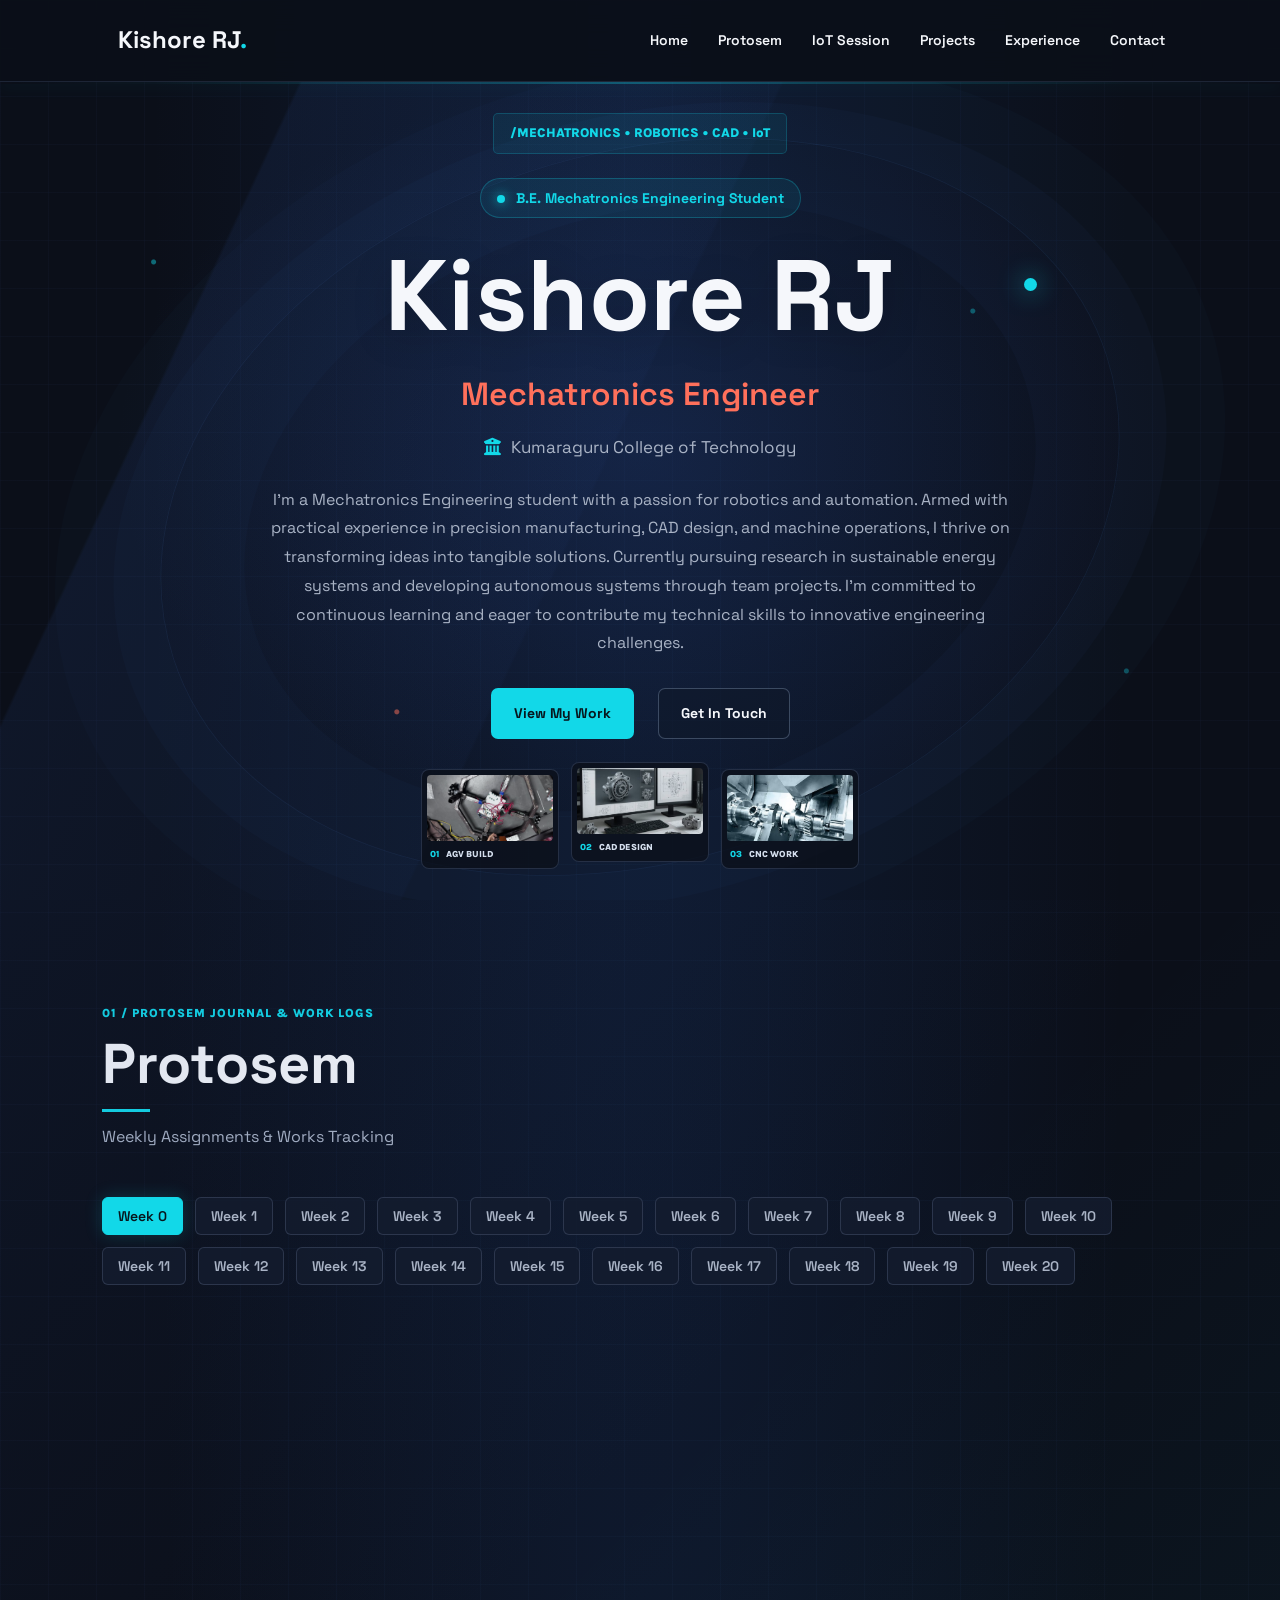
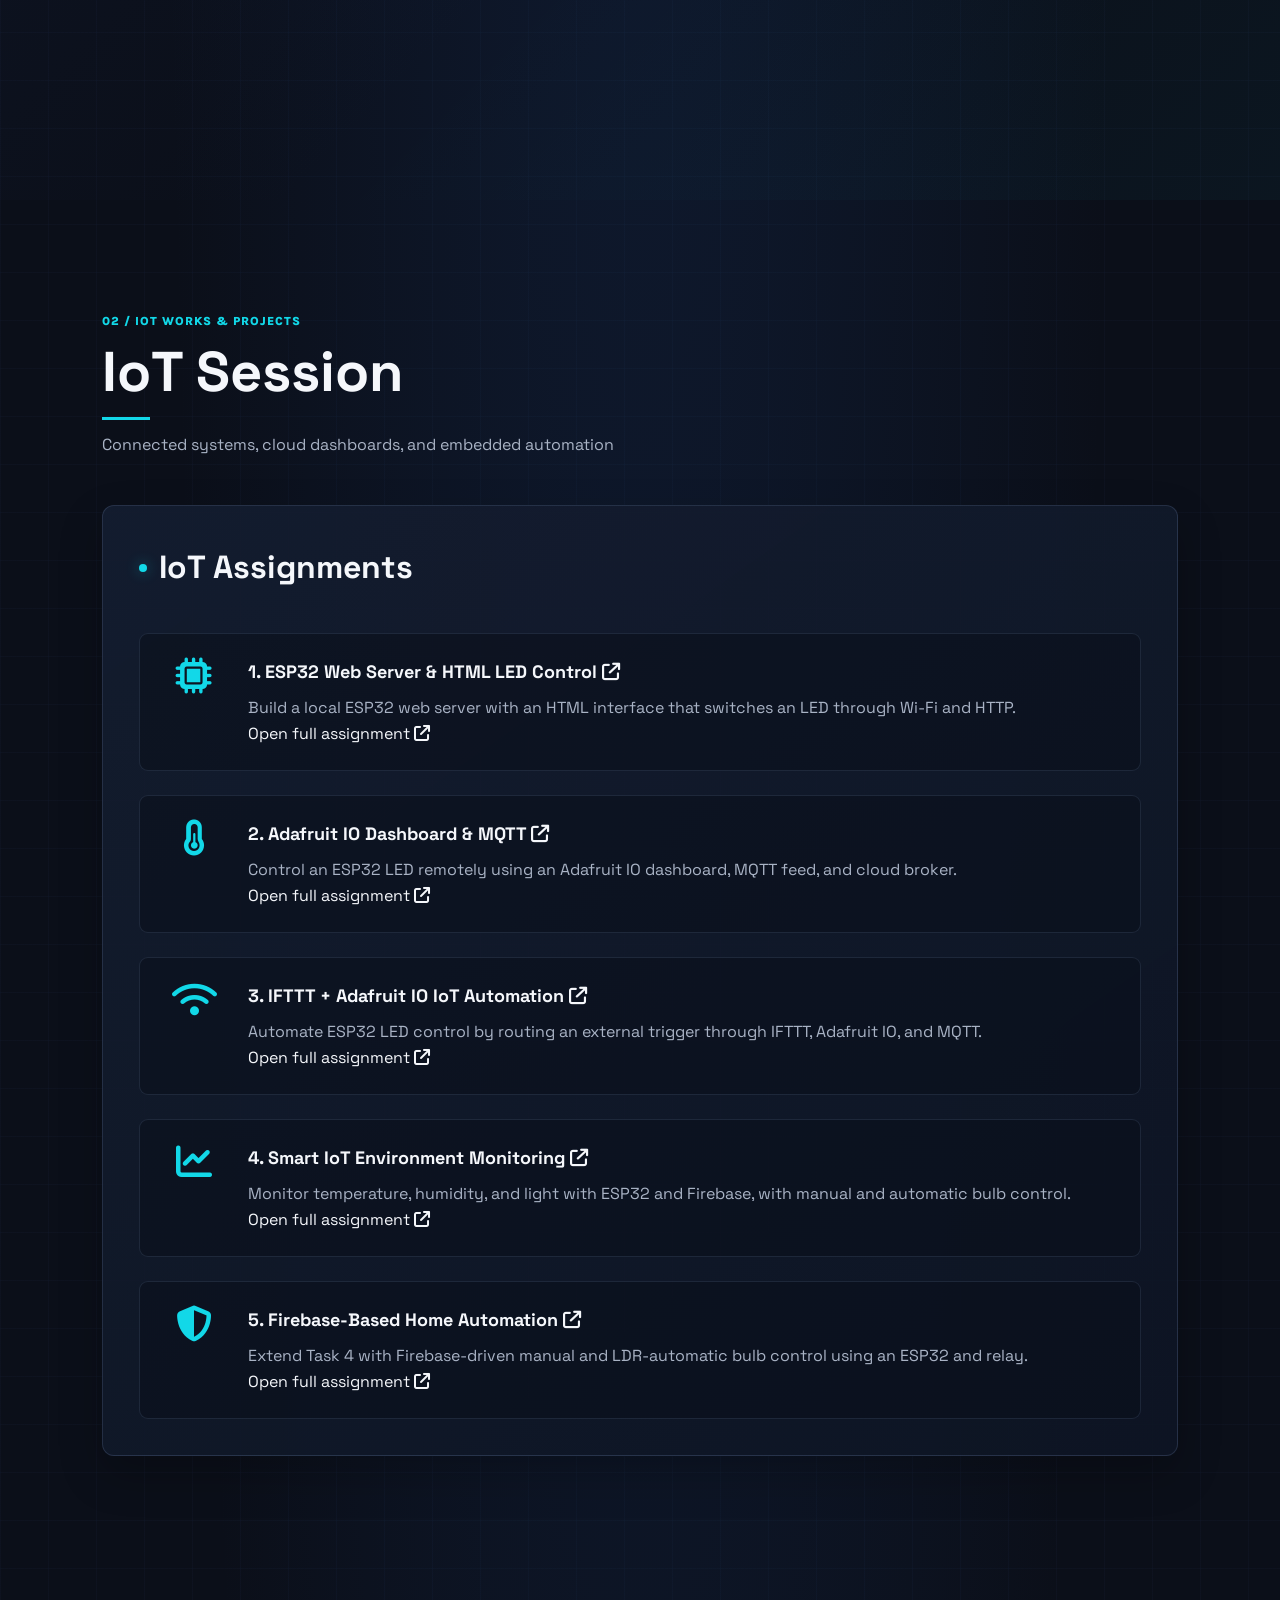
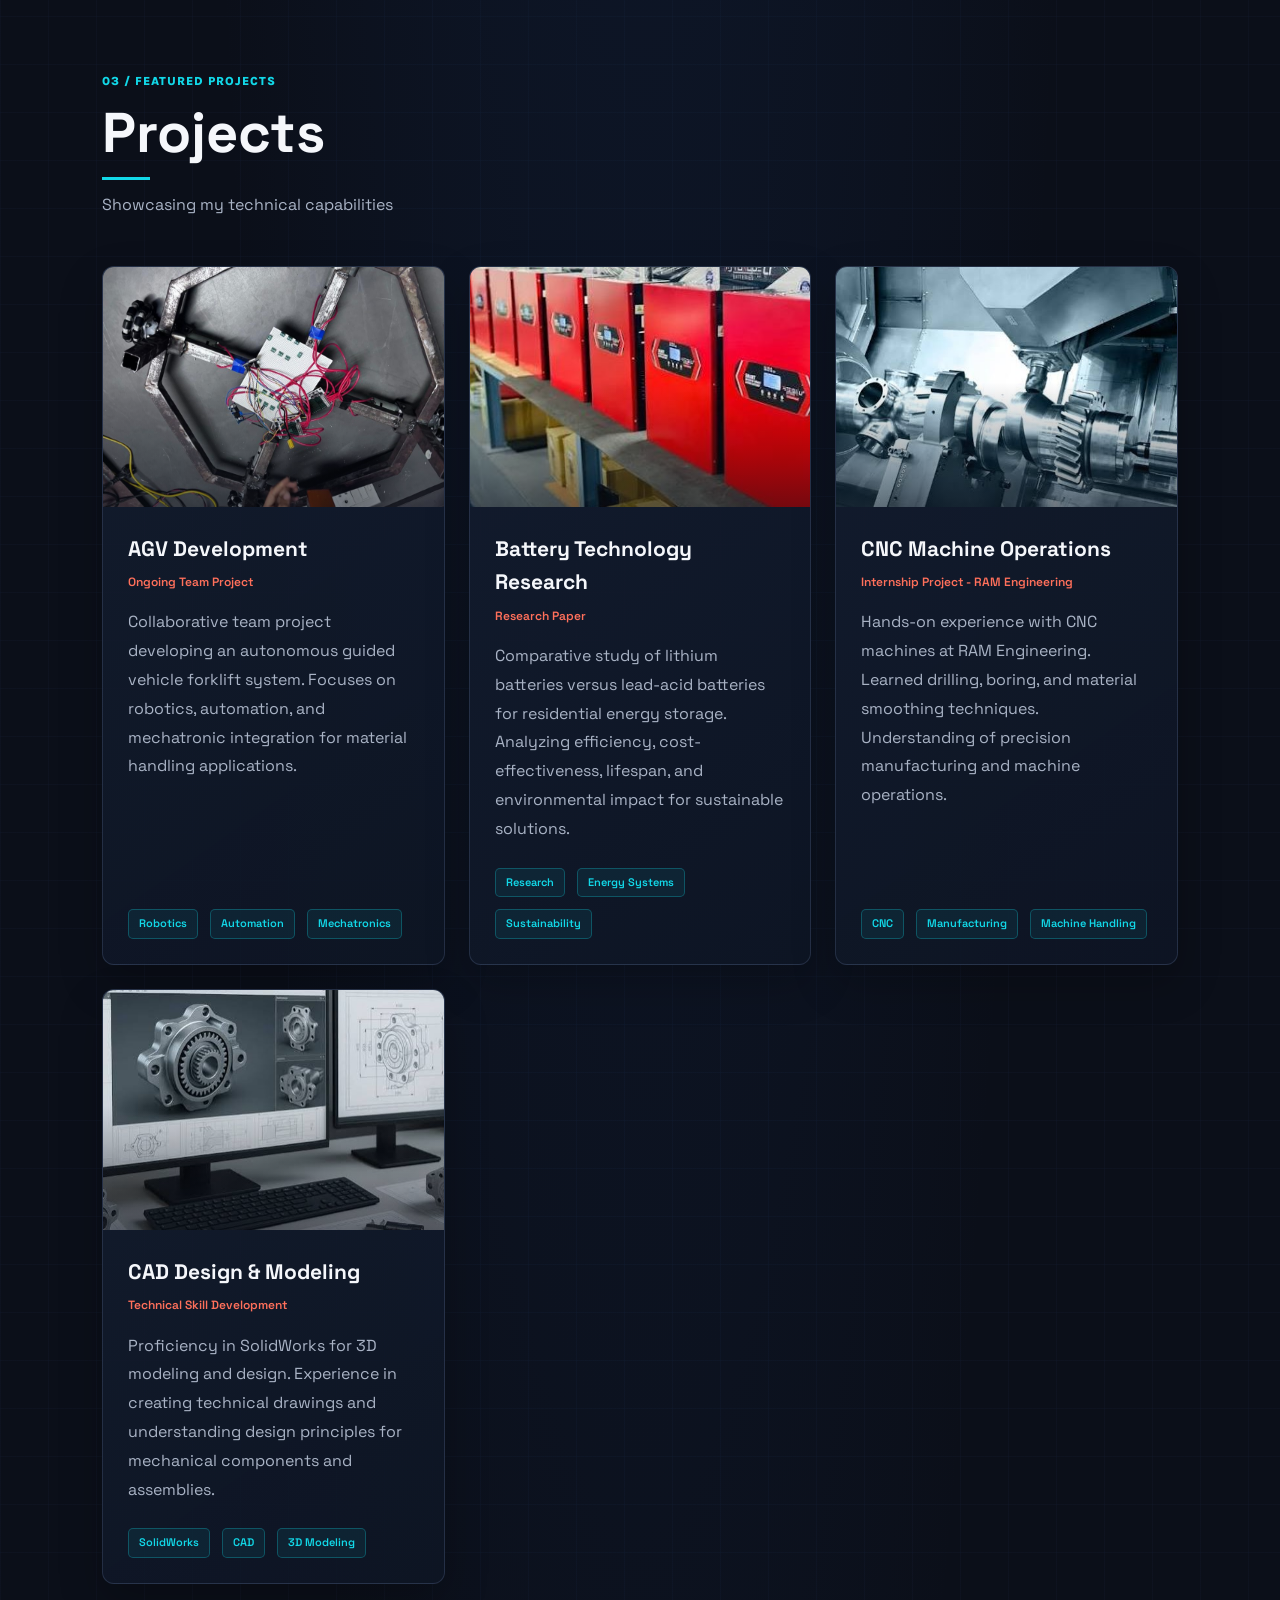
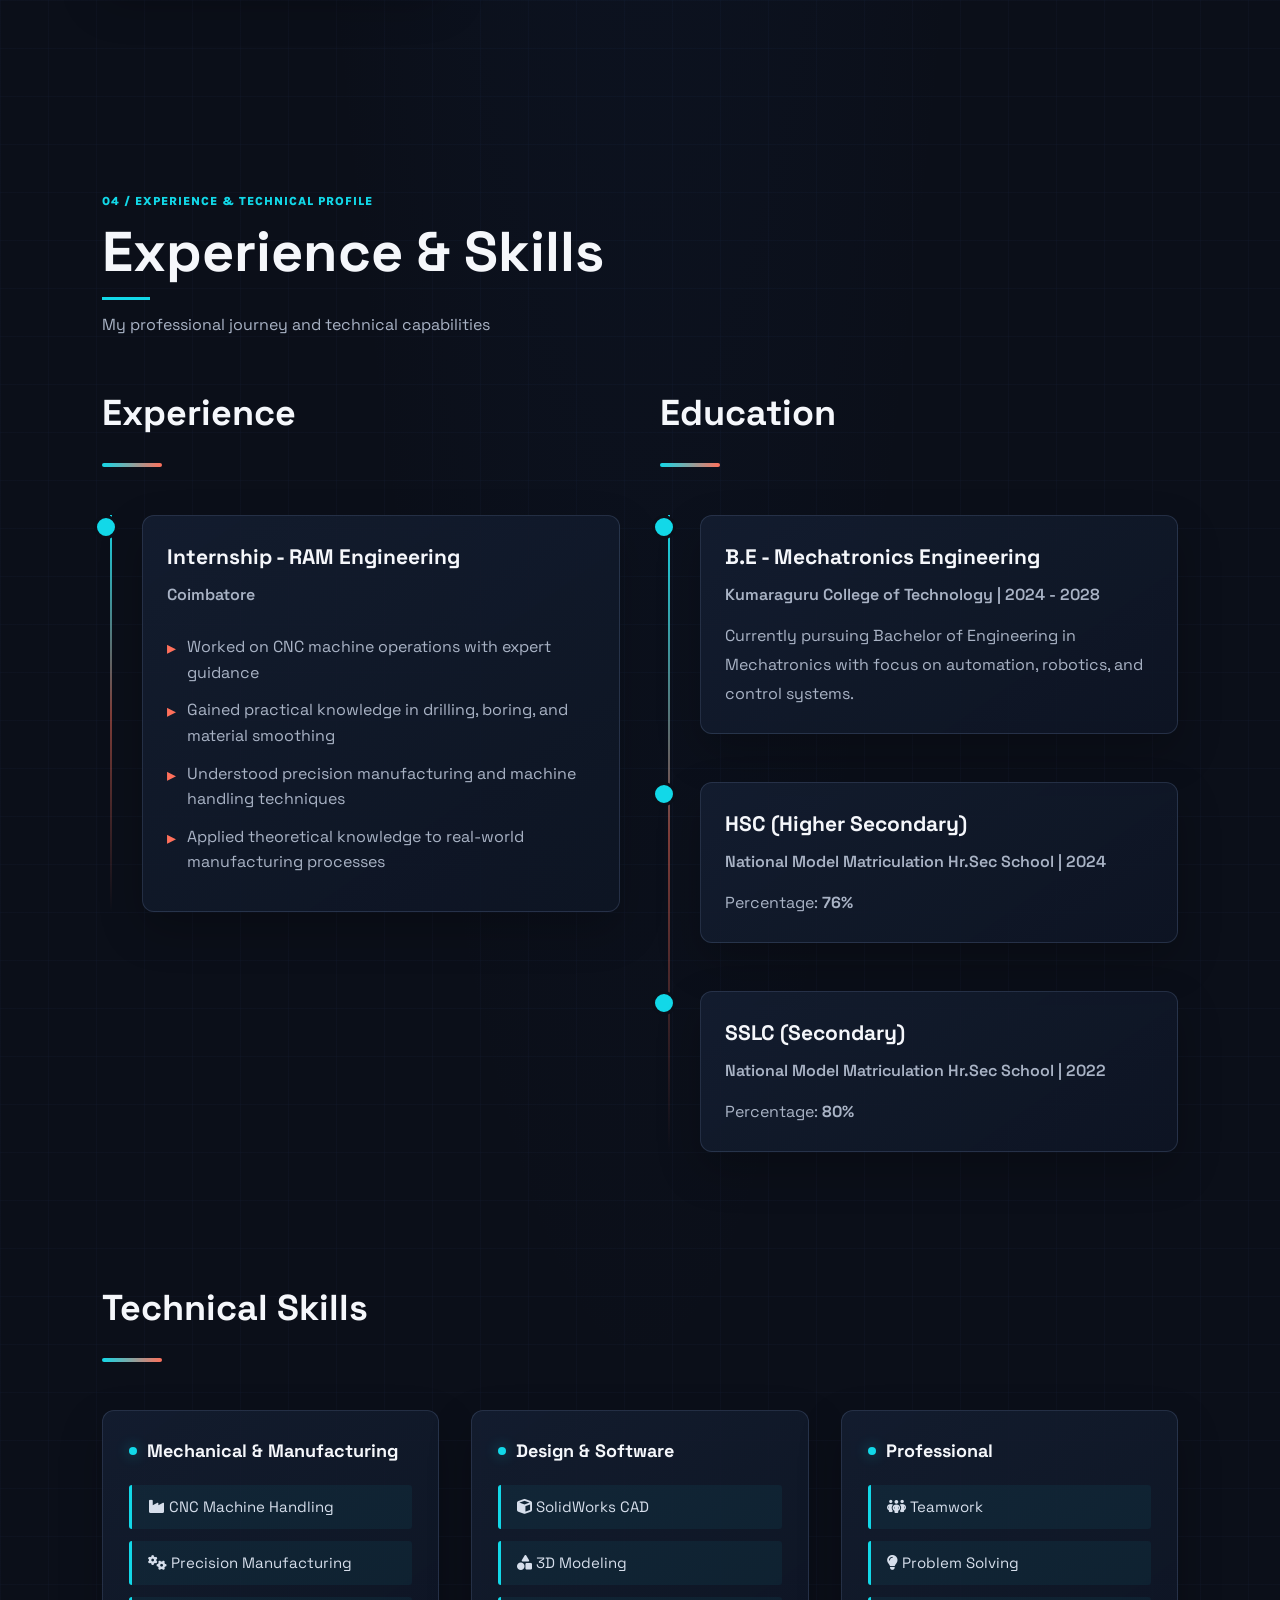
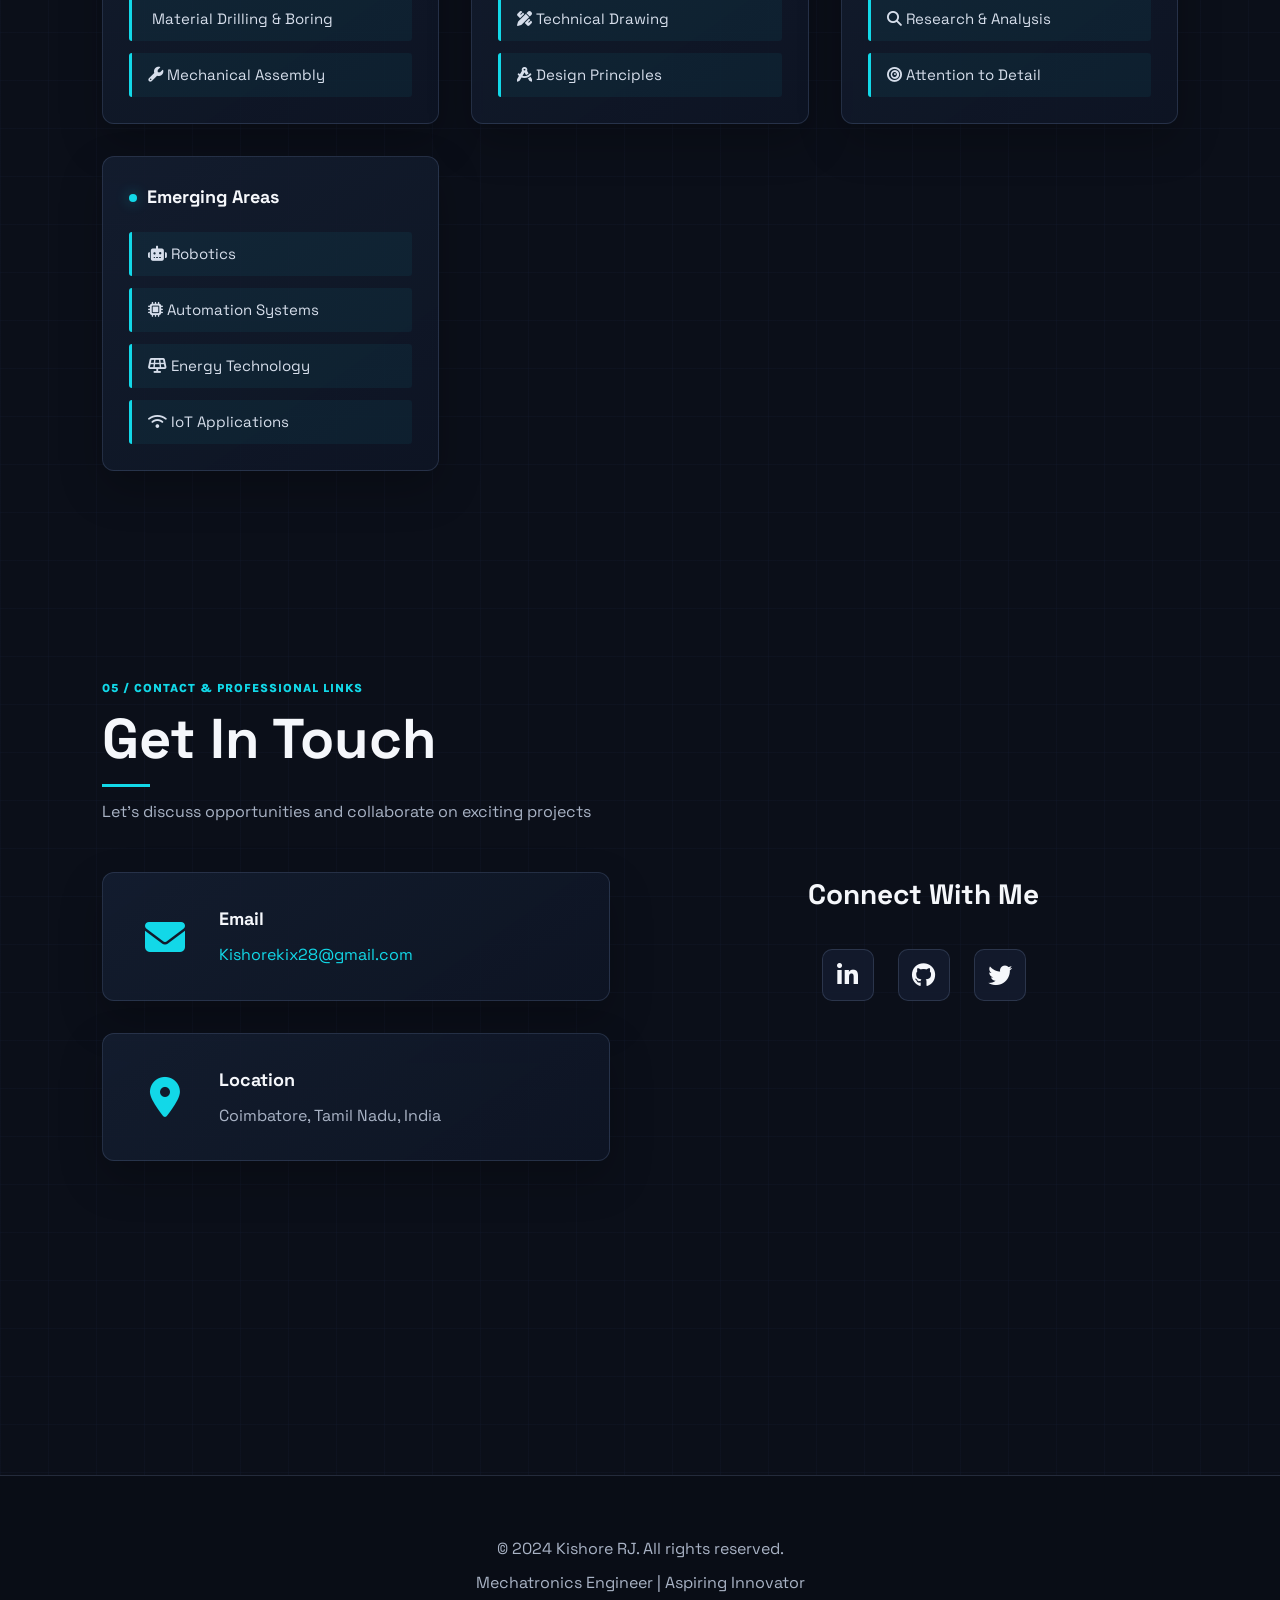
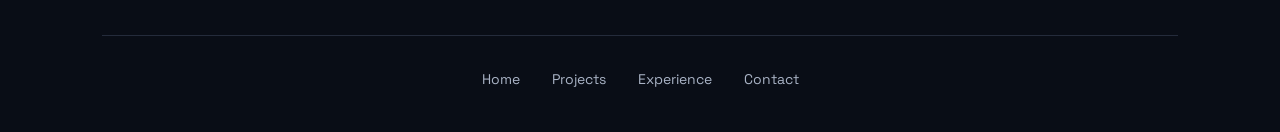
<file: index.html>
<!DOCTYPE html>
<html lang="en">

<head>
    <meta charset="UTF-8">
    <meta http-equiv="X-UA-Compatible" content="IE=edge">
    <meta name="viewport" content="width=device-width, initial-scale=1.0">
    <link rel="stylesheet" href="https://cdnjs.cloudflare.com/ajax/libs/font-awesome/6.2.0/css/all.min.css"
        integrity="sha512-xh6O/CkQoPOWDdYTDqeRdPCVd1SpvCA9XXcUnZS2FmJNp1coAFzvtCN9BmamE+4aHK8yyUHUSCcJHgXloTyT2A=="
        crossorigin="anonymous" referrerpolicy="no-referrer" />
    <link rel="stylesheet" href="style.css">
    <title>Kishore RJ | Mechatronics Engineer</title>
</head>

<body>
    <!-- ========== HEADER ========== -->
    <header>
        <div class="content">
            <div class="left-header">
                <a href="#home" class="logo">
                    <span class="logo-text">Kishore RJ</span>
                </a>
            </div>
            <div class="right-header">
                <nav>
                    <ul>
                        <li><a href="#home">Home</a></li>
                        <li><a href="#protosem">Protosem</a></li>
                        <li><a href="#iot-session">IoT Session</a></li>
                        <li><a href="#projects">Projects</a></li>
                        <li><a href="#experience">Experience</a></li>
                        <li><a href="#contact">Contact</a></li>
                    </ul>
                </nav>
            </div>
        </div>
    </header>

    <!-- ========== HOME SECTION ========== -->
    <section class="home" id="home">
        <div class="background"></div>
        <div class="hero-scanline" aria-hidden="true"></div>
        <div class="content">
            <div class="home-text">
                <p class="hero-kicker"> /MECHATRONICS &bull; ROBOTICS &bull; CAD &bull; IoT</p>
                <p class="hero-status"><span></span> B.E. Mechatronics Engineering Student</p>
                <h1>Kishore RJ</h1>
                <p class="role">Mechatronics Engineer</p>
                <p class="hero-affiliation"><i class="fa-solid fa-building-columns"></i> Kumaraguru College of Technology</p>
                <p class="bio">
                    I'm a Mechatronics Engineering student with a passion for robotics and automation. Armed with practical experience in precision manufacturing, CAD design, and machine operations, I thrive on transforming ideas into tangible solutions. Currently pursuing research in sustainable energy systems and developing autonomous systems through team projects. I'm committed to continuous learning and eager to contribute my technical skills to innovative engineering challenges.
                </p>
                <div class="home-buttons">
                    <a href="#projects" class="button btn-primary">View My Work</a>
                    <a href="#contact" class="button btn-secondary">Get In Touch</a>
                </div>
                <div class="engineering-snapshots" aria-label="Engineering work previews">
                    <figure class="snapshot">
                        <img src="images/AGV%20Development%20project.jpeg" alt="Autonomous guided vehicle prototype" loading="lazy">
                        <figcaption><span>01</span> AGV BUILD</figcaption>
                    </figure>
                    <figure class="snapshot">
                        <img src="images/CAD%20Design%20%26%20Modeling%20project.jpg" alt="Mechanical CAD model and technical drawing" loading="lazy">
                        <figcaption><span>02</span> CAD DESIGN</figcaption>
                    </figure>
                    <figure class="snapshot">
                        <img src="images/CNC%20Machine%20Operations%20project.jpg" alt="CNC machining operation" loading="lazy">
                        <figcaption><span>03</span> CNC WORK</figcaption>
                    </figure>
                </div>
            </div>
        </div>
    </section>

    <!-- ========== PROTOSEM SECTION ========== -->
    <section class="protosem" id="protosem">
        <div class="content">
            <div class="section-header">
                <h2>Protosem</h2>
                <p>Weekly Assignments & Works Tracking</p>
            </div>

            <!-- Week Tabs Navigation -->
            <div class="week-tabs-container">
                <div class="week-tabs">
                    
                    <a href="week0.html"><button class="week-tab active" data-week="0">Week 0</button></a>
                    <a href="week1.html"><button class="week-tab" data-week="1">Week 1</button></a>
                    <a href="week2.html"><button class="week-tab" data-week="2">Week 2</button></a>
                    <button class="week-tab" data-week="3">Week 3</button>
                    <button class="week-tab" data-week="4">Week 4</button>
                    <button class="week-tab" data-week="5">Week 5</button>
                    <button class="week-tab" data-week="6">Week 6</button>
                    <button class="week-tab" data-week="7">Week 7</button>
                    <button class="week-tab" data-week="8">Week 8</button>
                    <button class="week-tab" data-week="9">Week 9</button>
                    <button class="week-tab" data-week="10">Week 10</button>
                </div>
                <div class="week-tabs-scroll">
                    <button class="week-tab" data-week="11">Week 11</button>
                    <button class="week-tab" data-week="12">Week 12</button>
                    <button class="week-tab" data-week="13">Week 13</button>
                    <button class="week-tab" data-week="14">Week 14</button>
                    <button class="week-tab" data-week="15">Week 15</button>
                    <button class="week-tab" data-week="16">Week 16</button>
                    <button class="week-tab" data-week="17">Week 17</button>
                    <button class="week-tab" data-week="18">Week 18</button>
                    <button class="week-tab" data-week="19">Week 19</button>
                    <button class="week-tab" data-week="20">Week 20</button>
                </div>
            </div>

        </div>
    </section>

    <!-- ========== IOT SESSION SECTION ========== -->
    <section class="iot-session-section" id="iot-session">
        <div class="content">
            <div class="section-header">
                <h2>IoT Session</h2>
                <p>Connected systems, cloud dashboards, and embedded automation</p>
            </div>
            <div class="week-content-inner">
                <h3>IoT Assignments</h3>
                <div class="week-items">
                            <article class="assignment-item">
                                <div class="item-icon"><i class="fa-solid fa-microchip"></i></div>
                                <div class="item-content">
                                    <h4><a href="iot-task-1.html">1. ESP32 Web Server &amp; HTML LED Control <i class="fa-solid fa-arrow-up-right-from-square" aria-hidden="true"></i></a></h4>
                                    <p>Build a local ESP32 web server with an HTML interface that switches an LED through Wi-Fi and HTTP.</p>
                                    <a class="assignment-open-link" href="iot-task-1.html">Open full assignment <i class="fa-solid fa-arrow-up-right-from-square" aria-hidden="true"></i></a>
                                </div>
                            </article>
                            <article class="assignment-item">
                                <div class="item-icon"><i class="fa-solid fa-temperature-half"></i></div>
                                <div class="item-content">
                                    <h4><a href="iot-task-2.html">2. Adafruit IO Dashboard &amp; MQTT <i class="fa-solid fa-arrow-up-right-from-square" aria-hidden="true"></i></a></h4>
                                    <p>Control an ESP32 LED remotely using an Adafruit IO dashboard, MQTT feed, and cloud broker.</p>
                                    <a class="assignment-open-link" href="iot-task-2.html">Open full assignment <i class="fa-solid fa-arrow-up-right-from-square" aria-hidden="true"></i></a>
                                </div>
                            </article>
                            <article class="assignment-item">
                                <div class="item-icon"><i class="fa-solid fa-wifi"></i></div>
                                <div class="item-content">
                                    <h4><a href="iot-task-3.html">3. IFTTT + Adafruit IO IoT Automation <i class="fa-solid fa-arrow-up-right-from-square" aria-hidden="true"></i></a></h4>
                                    <p>Automate ESP32 LED control by routing an external trigger through IFTTT, Adafruit IO, and MQTT.</p>
                                    <a class="assignment-open-link" href="iot-task-3.html">Open full assignment <i class="fa-solid fa-arrow-up-right-from-square" aria-hidden="true"></i></a>
                                </div>
                            </article>
                            <article class="assignment-item">
                                <div class="item-icon"><i class="fa-solid fa-chart-line"></i></div>
                                <div class="item-content">
                                    <h4><a href="iot-task-4.html">4. Smart IoT Environment Monitoring <i class="fa-solid fa-arrow-up-right-from-square" aria-hidden="true"></i></a></h4>
                                    <p>Monitor temperature, humidity, and light with ESP32 and Firebase, with manual and automatic bulb control.</p>
                                    <a class="assignment-open-link" href="iot-task-4.html">Open full assignment <i class="fa-solid fa-arrow-up-right-from-square" aria-hidden="true"></i></a>
                                </div>
                            </article>
                            <article class="assignment-item">
                                <div class="item-icon"><i class="fa-solid fa-shield-halved"></i></div>
                                <div class="item-content">
                                    <h4><a href="iot-task-5.html">5. Firebase-Based Home Automation <i class="fa-solid fa-arrow-up-right-from-square" aria-hidden="true"></i></a></h4>
                                    <p>Extend Task 4 with Firebase-driven manual and LDR-automatic bulb control using an ESP32 and relay.</p>
                                    <a class="assignment-open-link" href="iot-task-5.html">Open full assignment <i class="fa-solid fa-arrow-up-right-from-square" aria-hidden="true"></i></a>
                                </div>
                            </article>
                </div>
            </div>
        </div>
    </section>

   <!-- ========== PROJECTS SECTION ========== -->
    <section class="projects" id="projects">
        <div class="content">
            <div class="section-header">
                <h2>Projects</h2>
                <p>Showcasing my technical capabilities</p>
            </div>

            <div class="projects-grid">
                <!-- Project 1 - AGV  -->
                <div class="project-card">
                    <div class="project-image">
                        <img src="images\AGV Development project.jpeg" alt="AGV Development project">
                    </div>
                    <div class="project-content">
                        <h3>AGV Development</h3>
                        <p class="project-type">Ongoing Team Project</p>
                        <p class="project-description">
                            Collaborative team project developing an autonomous guided vehicle forklift system. Focuses on robotics, 
                            automation, and mechatronic integration for material handling applications.
                        </p>
                        <div class="project-tags">
                            <span class="tech-tag">Robotics</span>
                            <span class="tech-tag">Automation</span>
                            <span class="tech-tag">Mechatronics</span>
                        </div>
                    </div>
                </div>

                <!-- Project 2 - Battery Technology Research -->
                <div class="project-card">
                    <div class="project-image">
                        <img src="images\Battery Technology Research project.jpg" alt="Battery Technology Research project">
                    </div>
                    <div class="project-content">
                        <h3>Battery Technology Research</h3>
                        <p class="project-type">Research Paper</p>
                        <p class="project-description">
                            Comparative study of lithium batteries versus lead-acid batteries for residential energy storage. 
                            Analyzing efficiency, cost-effectiveness, lifespan, and environmental impact for sustainable solutions.
                        </p>
                        <div class="project-tags">
                            <span class="tech-tag">Research</span>
                            <span class="tech-tag">Energy Systems</span>
                            <span class="tech-tag">Sustainability</span>
                        </div>
                    </div>
                </div>

                <!-- Project 3 - CNC Machine Operations -->
                <div class="project-card">
                    <div class="project-image">
                        <img src="images\CNC Machine Operations project.jpg" alt="CNC Machine Operations project">
                    </div>
                    <div class="project-content">
                        <h3>CNC Machine Operations</h3>
                        <p class="project-type">Internship Project - RAM Engineering</p>
                        <p class="project-description">
                            Hands-on experience with CNC machines at RAM Engineering. Learned drilling, boring, and material smoothing techniques. 
                            Understanding of precision manufacturing and machine operations.
                        </p>
                        <div class="project-tags">
                            <span class="tech-tag">CNC</span>
                            <span class="tech-tag">Manufacturing</span>
                            <span class="tech-tag">Machine Handling</span>
                        </div>
                    </div>
                </div>

                <!-- Project 4 - CAD Design & Modeling -->
                <div class="project-card">
                    <div class="project-image">
                        <img src="images\CAD Design & Modeling project.jpg" alt="CAD Design & Modeling project">
                    </div>
                    <div class="project-content">
                        <h3>CAD Design & Modeling</h3>
                        <p class="project-type">Technical Skill Development</p>
                        <p class="project-description">
                            Proficiency in SolidWorks for 3D modeling and design. Experience in creating technical drawings and 
                            understanding design principles for mechanical components and assemblies.
                        </p>
                        <div class="project-tags">
                            <span class="tech-tag">SolidWorks</span>
                            <span class="tech-tag">CAD</span>
                            <span class="tech-tag">3D Modeling</span>
                        </div>
                    </div>
                </div>
            </div>
        </div>
    </section>

    <!-- ========== EXPERIENCE SECTION ========== -->
    <section class="experience" id="experience">
        <div class="content">
            <div class="section-header">
                <h2>Experience & Skills</h2>
                <p>My professional journey and technical capabilities</p>
            </div>

            <!-- Experience Timeline -->
            <div class="experience-container">
                <div class="experience-section">
                    <h3 class="subsection-title">Experience</h3>
                    
                    <div class="timeline">
                        <div class="timeline-item">
                            <div class="timeline-marker"></div>
                            <div class="timeline-content">
                                <h4>Internship - RAM Engineering</h4>
                                <p class="timeline-date">Coimbatore</p>
                                <ul class="experience-details">
                                    <li>Worked on CNC machine operations with expert guidance</li>
                                    <li>Gained practical knowledge in drilling, boring, and material smoothing</li>
                                    <li>Understood precision manufacturing and machine handling techniques</li>
                                    <li>Applied theoretical knowledge to real-world manufacturing processes</li>
                                </ul>
                            </div>
                        </div>
                    </div>
                </div>

                <!-- Education Section -->
                <div class="education-section">
                    <h3 class="subsection-title">Education</h3>
                    
                    <div class="timeline">
                        <div class="timeline-item">
                            <div class="timeline-marker"></div>
                            <div class="timeline-content">
                                <h4>B.E - Mechatronics Engineering</h4>
                                <p class="timeline-date">Kumaraguru College of Technology | 2024 - 2028</p>
                                <p>Currently pursuing Bachelor of Engineering in Mechatronics with focus on automation, robotics, and control systems.</p>
                            </div>
                        </div>

                        <div class="timeline-item">
                            <div class="timeline-marker"></div>
                            <div class="timeline-content">
                                <h4>HSC (Higher Secondary)</h4>
                                <p class="timeline-date">National Model Matriculation Hr.Sec School | 2024</p>
                                <p>Percentage: <strong>76%</strong></p>
                            </div>
                        </div>

                        <div class="timeline-item">
                            <div class="timeline-marker"></div>
                            <div class="timeline-content">
                                <h4>SSLC (Secondary)</h4>
                                <p class="timeline-date">National Model Matriculation Hr.Sec School | 2022</p>
                                <p>Percentage: <strong>80%</strong></p>
                            </div>
                        </div>
                    </div>
                </div>
            </div>
<!-- Skills Section -->
            <div class="skills-section">
                <h3 class="subsection-title">Technical Skills</h3>
                
                <div class="skills-grid">
                    <div class="skill-category">
                        <h4> Mechanical & Manufacturing</h4>
                        <div class="skills-list">
                            <span class="skill-item"><i class="fa-solid fa-industry"></i> CNC Machine Handling</span>
                            <span class="skill-item"><i class="fa-solid fa-gears"></i> Precision Manufacturing</span>
                            <span class="skill-item"><i class="fa-solid fa-drill"></i> Material Drilling & Boring</span>
                            <span class="skill-item"><i class="fa-solid fa-wrench"></i> Mechanical Assembly</span>
                        </div>
                    </div>

                    <div class="skill-category">
                        <h4> Design & Software</h4>
                        <div class="skills-list">
                            <span class="skill-item"><i class="fa-solid fa-cube"></i> SolidWorks CAD</span>
                            <span class="skill-item"><i class="fa-solid fa-shapes"></i> 3D Modeling</span>
                            <span class="skill-item"><i class="fa-solid fa-pencil-ruler"></i> Technical Drawing</span>
                            <span class="skill-item"><i class="fa-solid fa-drafting-compass"></i> Design Principles</span>
                        </div>
                    </div>

                    <div class="skill-category">
                        <h4> Professional</h4>
                        <div class="skills-list">
                            <span class="skill-item"><i class="fa-solid fa-people-group"></i> Teamwork</span>
                            <span class="skill-item"><i class="fa-solid fa-lightbulb"></i> Problem Solving</span>
                            <span class="skill-item"><i class="fa-solid fa-magnifying-glass"></i> Research & Analysis</span>
                            <span class="skill-item"><i class="fa-solid fa-bullseye"></i> Attention to Detail</span>
                        </div>
                    </div>

                    <div class="skill-category">
                        <h4> Emerging Areas</h4>
                        <div class="skills-list">
                            <span class="skill-item"><i class="fa-solid fa-robot"></i> Robotics</span>
                            <span class="skill-item"><i class="fa-solid fa-microchip"></i> Automation Systems</span>
                            <span class="skill-item"><i class="fa-solid fa-solar-panel"></i> Energy Technology</span>
                            <span class="skill-item"><i class="fa-solid fa-wifi"></i> IoT Applications</span>
                        </div>
                    </div>
                </div>
            </div>
        </div>
    </section>


    <!-- ========== CONTACT SECTION ========== -->
    <section class="contact" id="contact">
        <div class="content">
            <div class="section-header">
                <h2>Get In Touch</h2>
                <p>Let's discuss opportunities and collaborate on exciting projects</p>
            </div>

            <div class="contact-container">
                <!-- Contact Info -->
                <div class="contact-info">
                    <div class="info-card">
                        <div class="info-icon">
                            <i class="fas fa-envelope"></i>
                        </div>
                        <div class="info-content">
                            <h4>Email</h4>
                            <p><a href="mailto:Kishorekix28@gmail.com">Kishorekix28@gmail.com</a></p>
                        </div>
                    </div>


                    <div class="info-card">
                        <div class="info-icon">
                            <i class="fas fa-map-marker-alt"></i>
                        </div>
                        <div class="info-content">
                            <h4>Location</h4>
                            <p>Coimbatore, Tamil Nadu, India</p>
                        </div>
                    </div>
                </div>

                

       <!-- Social Links -->
            <div class="social-section">
                <h3>Connect With Me</h3>
                <ul class="social-links">
                    <li><a href="https://www.linkedin.com/in/kishore-rj-389299327" target="_blank" rel="noopener noreferrer" title="LinkedIn"><i class="fab fa-linkedin-in"></i></a></li>
                    <li><a href="#" title="GitHub"><i class="fab fa-github"></i></a></li>
                    <li><a href="#" title="Twitter"><i class="fab fa-twitter"></i></a></li>
                    
                </ul>
            </div>
        </div>
    </section>


    <!-- ========== FOOTER ========== -->
    <footer>
        <div class="container">
            <div class="footer-content">
                <p>&copy; 2024 Kishore RJ. All rights reserved.</p>
                <p>Mechatronics Engineer | Aspiring Innovator</p>
            </div>

            <div class="footer-links">
                <ul>
                    <li><a href="#home">Home</a></li>
                    <li><a href="#projects">Projects</a></li>
                    <li><a href="#experience">Experience</a></li>
                    <li><a href="#contact">Contact</a></li>
                </ul>
            </div>
        </div>
    </footer>

    <script>
        // Week Tab Functionality
        document.addEventListener('DOMContentLoaded', function() {
            const weekTabs = document.querySelectorAll('.week-tab');
            const weekContents = document.querySelectorAll('.week-content');

            weekTabs.forEach(tab => {
                tab.addEventListener('click', function() {
                    const weekNumber = this.getAttribute('data-week');
                    
                    // Remove active class from all tabs and contents
                    weekTabs.forEach(t => t.classList.remove('active'));
                    weekContents.forEach(c => c.classList.remove('active'));
                    
                    // Add active class to clicked tab and corresponding content
                    this.classList.add('active');
                    const activeContent = document.querySelector(`.week-content[data-week="${weekNumber}"]`);
                    if (activeContent) {
                        activeContent.classList.add('active');
                    }
                });
            });

            // Smooth scroll behavior for navigation
            const navLinks = document.querySelectorAll('a[href^="#"]');
            navLinks.forEach(link => {
                link.addEventListener('click', function(e) {
                    const href = this.getAttribute('href');
                    if (href !== '#') {
                        e.preventDefault();
                        const target = document.querySelector(href);
                        if (target) {
                            target.scrollIntoView({ behavior: 'smooth' });
                        }
                    }
                });
            });

            if ('IntersectionObserver' in window) {
                const revealTargets = document.querySelectorAll(
                    '.section-header, .project-card, .timeline-item, .skill-category, .info-card, .social-section, .assignment-item'
                );
                const revealObserver = new IntersectionObserver((entries, observer) => {
                    entries.forEach(entry => {
                        if (entry.isIntersecting) {
                            entry.target.classList.add('is-visible');
                            observer.unobserve(entry.target);
                        }
                    });
                }, { threshold: 0.12, rootMargin: '0px 0px -35px 0px' });

                revealTargets.forEach((target, index) => {
                    target.classList.add('reveal-on-scroll');
                    target.style.setProperty('--reveal-delay', `${(index % 4) * 85}ms`);
                    revealObserver.observe(target);
                });
            }
        });
    </script>

</body>

</html>
</file>
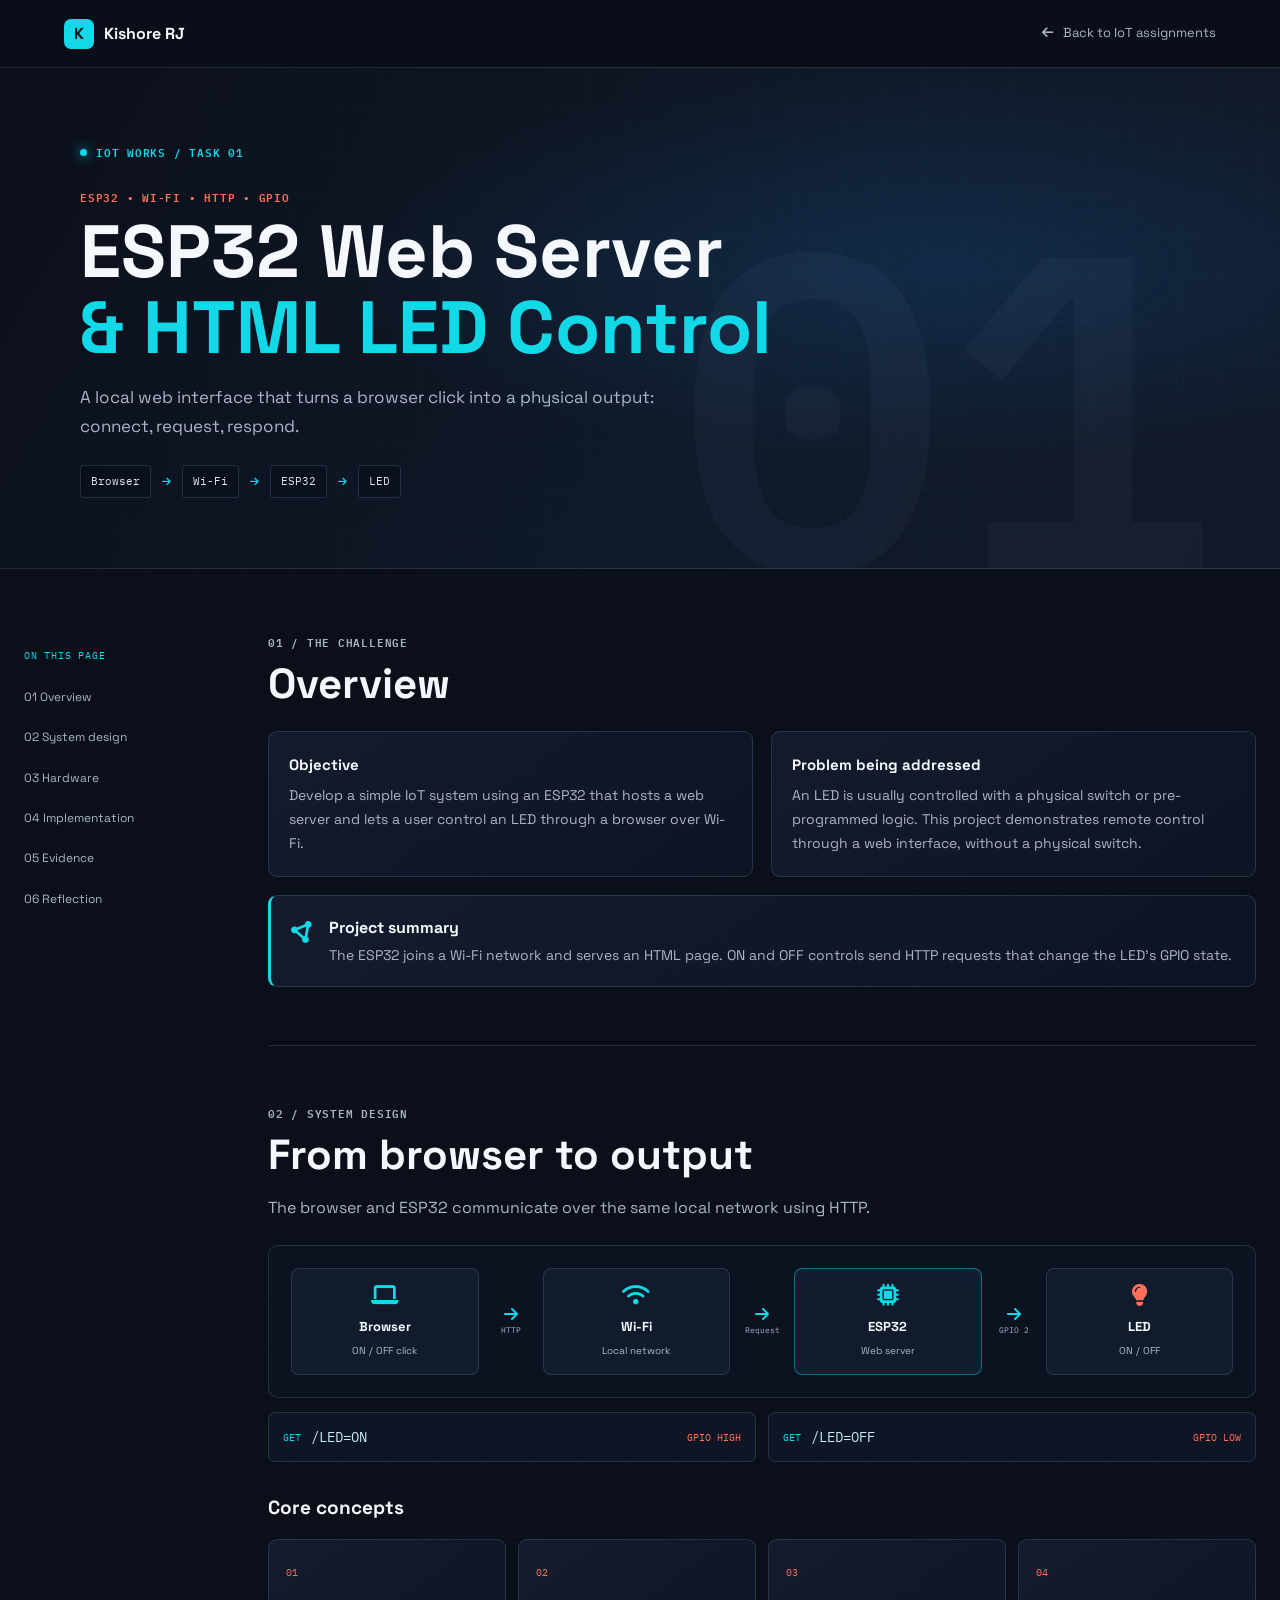
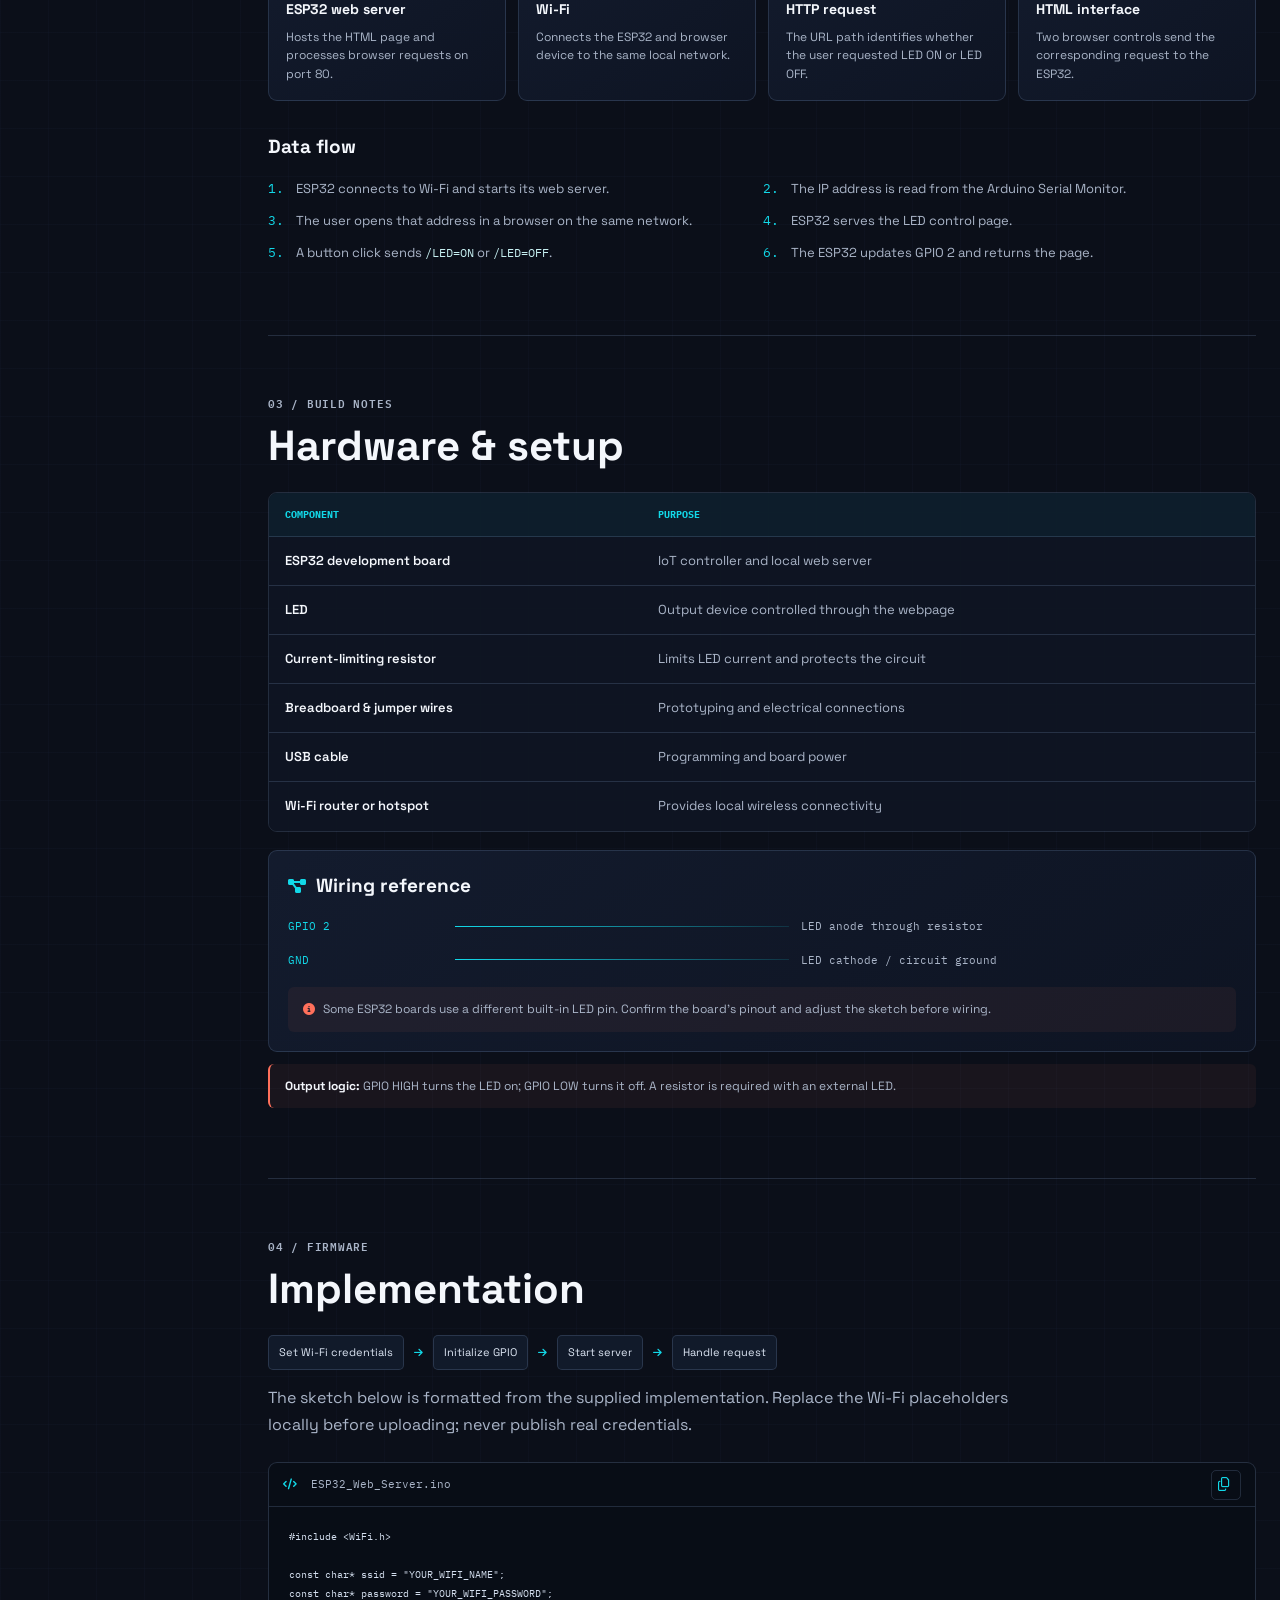
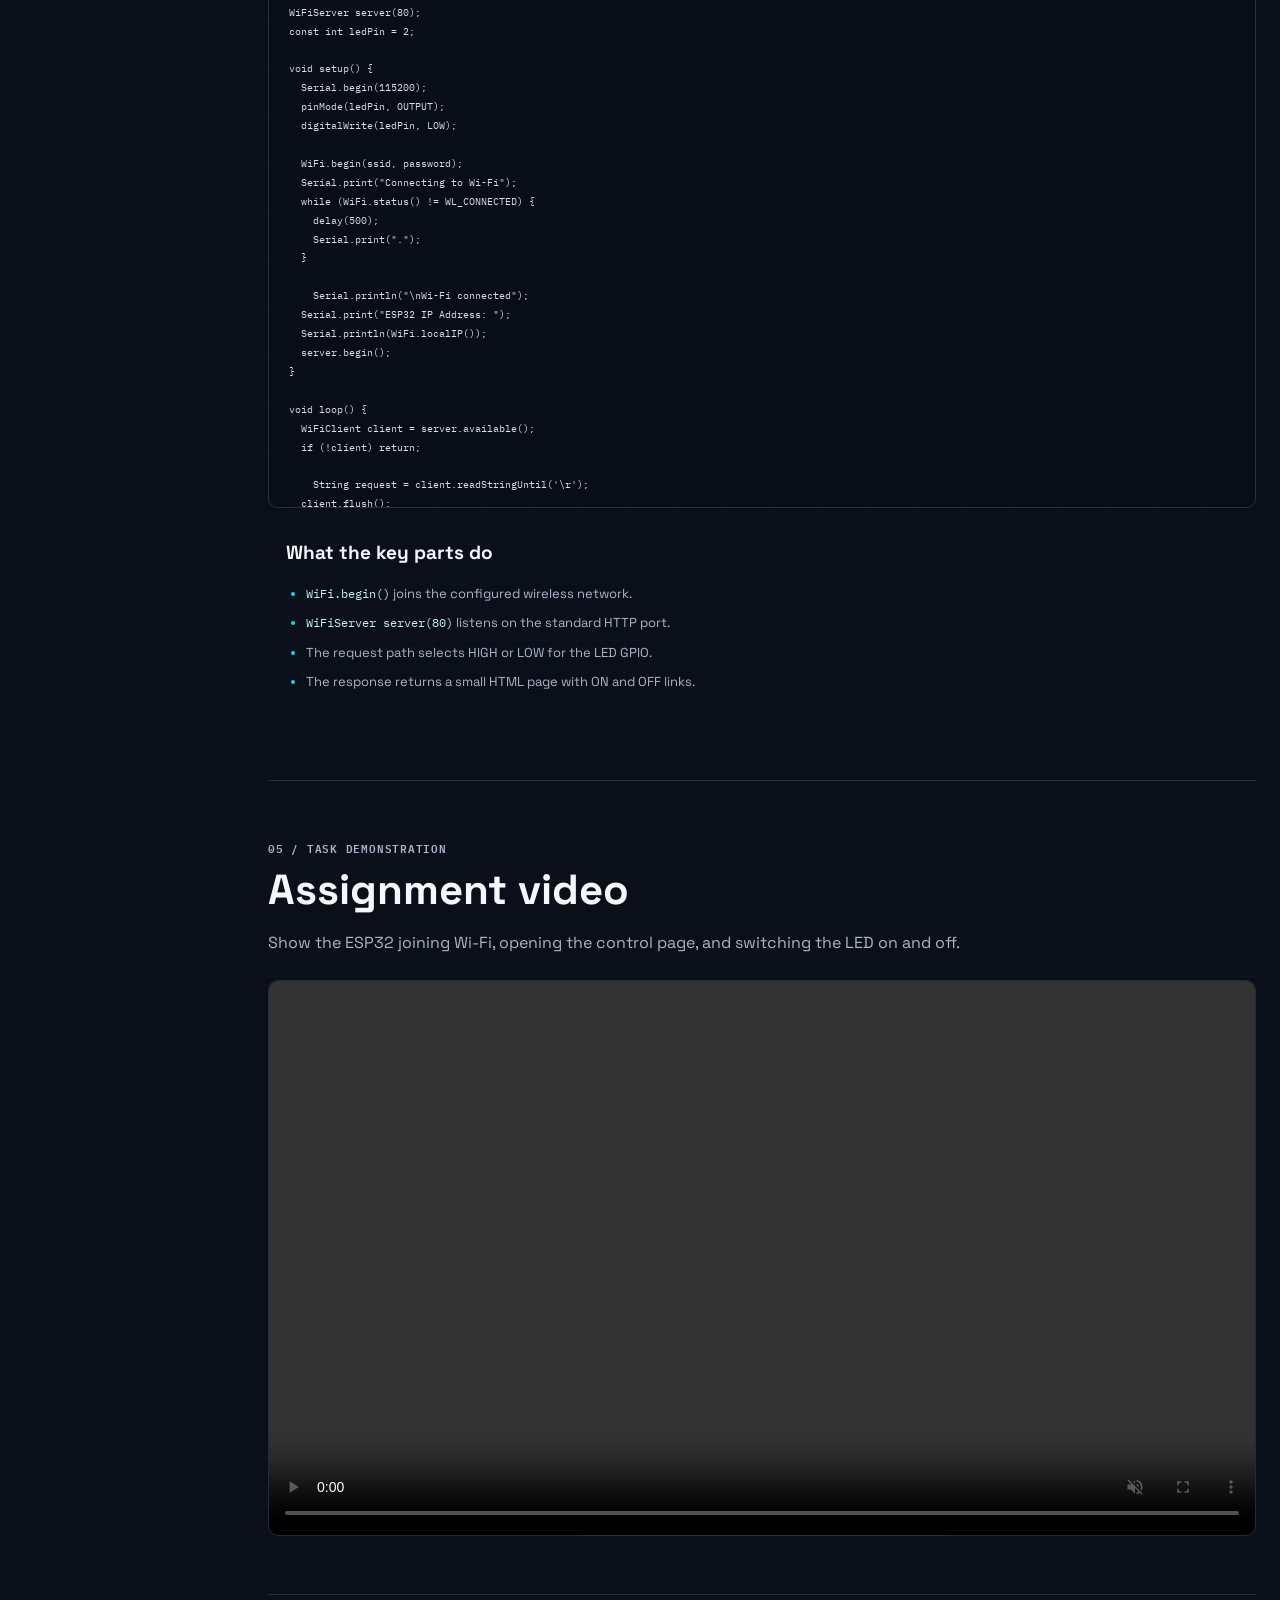
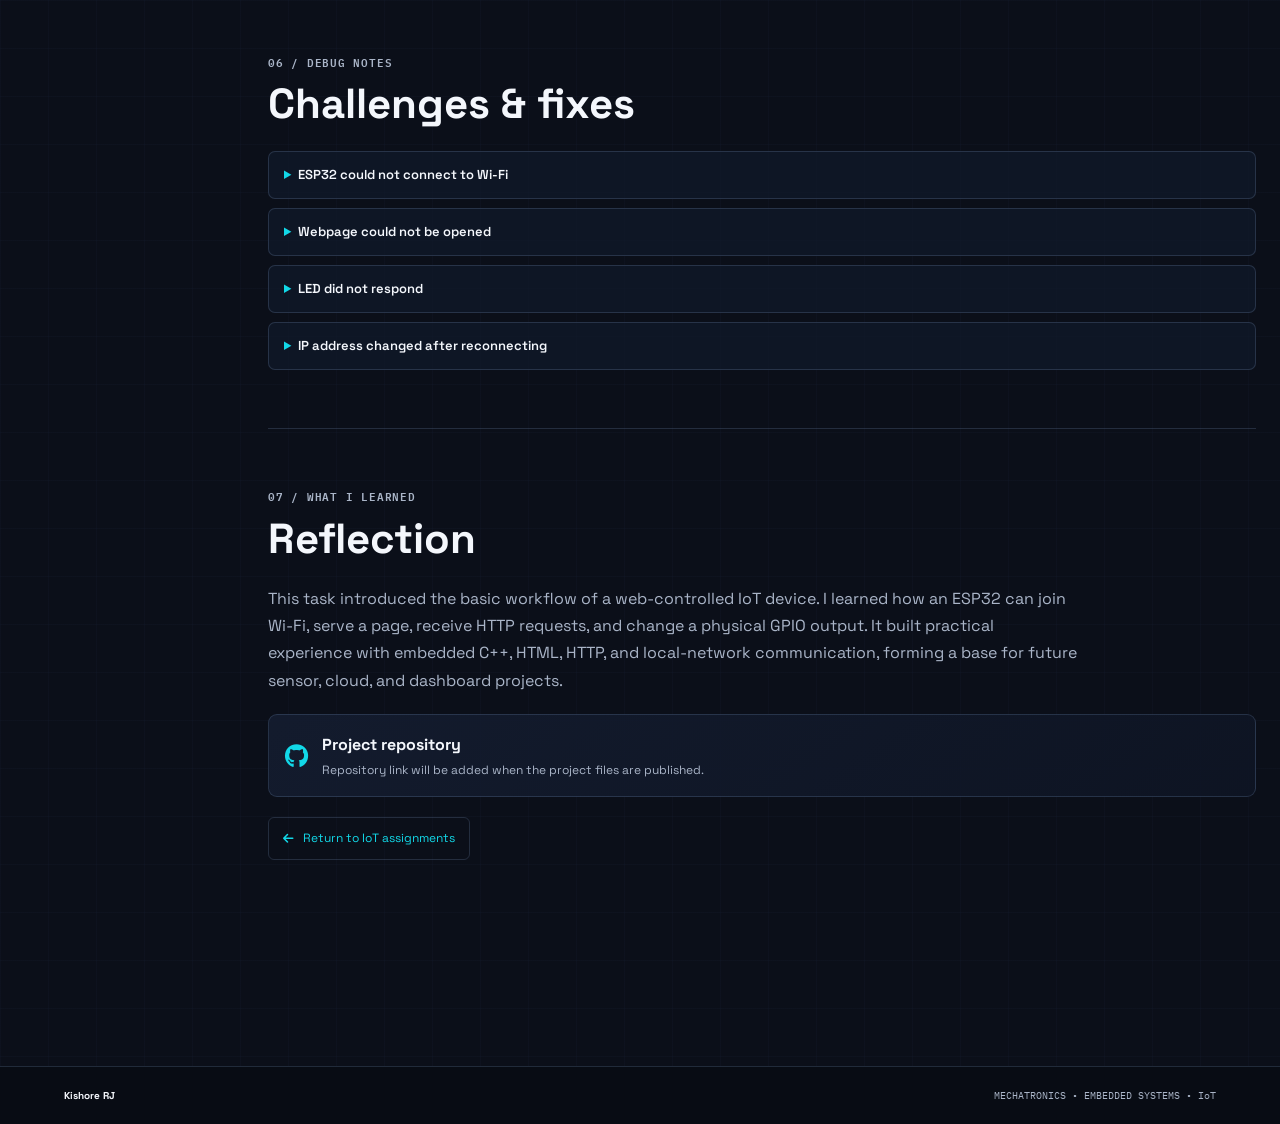
<file: iot-task-1.html>
<!DOCTYPE html>
<html lang="en">
<head>
    <meta charset="UTF-8">
    <meta name="viewport" content="width=device-width, initial-scale=1.0">
    <meta name="description" content="ESP32 local Wi-Fi web server assignment for browser-based LED control.">
    <title>Task 01 | ESP32 Web Server &amp; LED Control</title>
    <link rel="preconnect" href="https://fonts.googleapis.com">
    <link rel="preconnect" href="https://fonts.gstatic.com" crossorigin>
    <link href="https://fonts.googleapis.com/css2?family=Space+Grotesk:wght@400;500;600;700&family=IBM+Plex+Mono:wght@400;500;600&display=swap" rel="stylesheet">
    <link rel="stylesheet" href="https://cdnjs.cloudflare.com/ajax/libs/font-awesome/6.2.0/css/all.min.css">
    <link rel="stylesheet" href="iot-task-1.css">
</head>
<body>
    <header class="task-nav">
        <a class="brand" href="index.html#protosem"><span class="brand-mark">K</span> Kishore RJ</a>
        <a class="back-link" href="index.html#protosem"><i class="fa-solid fa-arrow-left" aria-hidden="true"></i> Back to IoT assignments</a>
    </header>

    <main>
        <section class="task-hero" aria-labelledby="task-title">
            <div class="hero-grid" aria-hidden="true"></div>
            <div class="hero-inner">
                <p class="eyebrow"><span class="pulse-dot"></span> IOT WORKS / TASK 01</p>
                <p class="hero-overline">ESP32 &bull; WI-FI &bull; HTTP &bull; GPIO</p>
                <h1 id="task-title">ESP32 Web Server<br><span>&amp; HTML LED Control</span></h1>
                <p class="hero-copy">A local web interface that turns a browser click into a physical output: connect, request, respond.</p>
                <div class="hero-flow" aria-label="System flow">
                    <span>Browser</span><i class="fa-solid fa-arrow-right" aria-hidden="true"></i>
                    <span>Wi-Fi</span><i class="fa-solid fa-arrow-right" aria-hidden="true"></i>
                    <span>ESP32</span><i class="fa-solid fa-arrow-right" aria-hidden="true"></i>
                    <span>LED</span>
                </div>
            </div>
            <div class="hero-index" aria-hidden="true">01</div>
        </section>

        <div class="page-layout">
            <aside class="side-rail" aria-label="Assignment sections">
                <p>ON THIS PAGE</p>
                <a href="#overview">01 Overview</a>
                <a href="#system">02 System design</a>
                <a href="#hardware">03 Hardware</a>
                <a href="#implementation">04 Implementation</a>
                <a href="#evidence">05 Evidence</a>
                <a href="#reflection">06 Reflection</a>
            </aside>

            <article class="task-content">
                <section class="content-section" id="overview">
                    <p class="section-index">01 / THE CHALLENGE</p>
                    <h2>Overview</h2>
                    <div class="overview-grid">
                        <div>
                            <h3>Objective</h3>
                            <p>Develop a simple IoT system using an ESP32 that hosts a web server and lets a user control an LED through a browser over Wi-Fi.</p>
                        </div>
                        <div>
                            <h3>Problem being addressed</h3>
                            <p>An LED is usually controlled with a physical switch or pre-programmed logic. This project demonstrates remote control through a web interface, without a physical switch.</p>
                        </div>
                    </div>
                    <div class="result-callout">
                        <span class="callout-icon"><i class="fa-solid fa-circle-nodes" aria-hidden="true"></i></span>
                        <div><strong>Project summary</strong><p>The ESP32 joins a Wi-Fi network and serves an HTML page. ON and OFF controls send HTTP requests that change the LED's GPIO state.</p></div>
                    </div>
                </section>

                <section class="content-section" id="system">
                    <p class="section-index">02 / SYSTEM DESIGN</p>
                    <h2>From browser to output</h2>
                    <p class="section-intro">The browser and ESP32 communicate over the same local network using HTTP.</p>
                    <div class="flow-diagram" aria-label="Laptop or mobile browser connects through Wi-Fi to ESP32 web server, GPIO output, then LED">
                        <div class="flow-node"><i class="fa-solid fa-laptop" aria-hidden="true"></i><strong>Browser</strong><small>ON / OFF click</small></div>
                        <span class="flow-connector"><i class="fa-solid fa-arrow-right" aria-hidden="true"></i><small>HTTP</small></span>
                        <div class="flow-node"><i class="fa-solid fa-wifi" aria-hidden="true"></i><strong>Wi-Fi</strong><small>Local network</small></div>
                        <span class="flow-connector"><i class="fa-solid fa-arrow-right" aria-hidden="true"></i><small>Request</small></span>
                        <div class="flow-node emphasis"><i class="fa-solid fa-microchip" aria-hidden="true"></i><strong>ESP32</strong><small>Web server</small></div>
                        <span class="flow-connector"><i class="fa-solid fa-arrow-right" aria-hidden="true"></i><small>GPIO 2</small></span>
                        <div class="flow-node led-node"><i class="fa-solid fa-lightbulb" aria-hidden="true"></i><strong>LED</strong><small>ON / OFF</small></div>
                    </div>
                    <div class="request-pair">
                        <div><span class="request-method">GET</span><code>/LED=ON</code><span class="request-result">GPIO HIGH</span></div>
                        <div><span class="request-method">GET</span><code>/LED=OFF</code><span class="request-result">GPIO LOW</span></div>
                    </div>
                    <h3>Core concepts</h3>
                    <div class="concept-grid">
                        <div class="concept"><span>01</span><h4>ESP32 web server</h4><p>Hosts the HTML page and processes browser requests on port 80.</p></div>
                        <div class="concept"><span>02</span><h4>Wi-Fi</h4><p>Connects the ESP32 and browser device to the same local network.</p></div>
                        <div class="concept"><span>03</span><h4>HTTP request</h4><p>The URL path identifies whether the user requested LED ON or LED OFF.</p></div>
                        <div class="concept"><span>04</span><h4>HTML interface</h4><p>Two browser controls send the corresponding request to the ESP32.</p></div>
                    </div>
                    <h3>Data flow</h3>
                    <ol class="data-flow-list">
                        <li>ESP32 connects to Wi-Fi and starts its web server.</li>
                        <li>The IP address is read from the Arduino Serial Monitor.</li>
                        <li>The user opens that address in a browser on the same network.</li>
                        <li>ESP32 serves the LED control page.</li>
                        <li>A button click sends <code>/LED=ON</code> or <code>/LED=OFF</code>.</li>
                        <li>The ESP32 updates GPIO 2 and returns the page.</li>
                    </ol>
                </section>

                <section class="content-section" id="hardware">
                    <p class="section-index">03 / BUILD NOTES</p>
                    <h2>Hardware &amp; setup</h2>
                    <div class="table-wrap">
                        <table>
                            <thead><tr><th>Component</th><th>Purpose</th></tr></thead>
                            <tbody>
                                <tr><td>ESP32 development board</td><td>IoT controller and local web server</td></tr>
                                <tr><td>LED</td><td>Output device controlled through the webpage</td></tr>
                                <tr><td>Current-limiting resistor</td><td>Limits LED current and protects the circuit</td></tr>
                                <tr><td>Breadboard &amp; jumper wires</td><td>Prototyping and electrical connections</td></tr>
                                <tr><td>USB cable</td><td>Programming and board power</td></tr>
                                <tr><td>Wi-Fi router or hotspot</td><td>Provides local wireless connectivity</td></tr>
                            </tbody>
                        </table>
                    </div>
                    <div class="wiring-panel">
                        <div class="wiring-heading"><i class="fa-solid fa-diagram-project" aria-hidden="true"></i><h3>Wiring reference</h3></div>
                        <div class="wiring-row"><span>GPIO 2</span><b></b><span>LED anode through resistor</span></div>
                        <div class="wiring-row"><span>GND</span><b></b><span>LED cathode / circuit ground</span></div>
                        <p class="note"><i class="fa-solid fa-circle-info" aria-hidden="true"></i> Some ESP32 boards use a different built-in LED pin. Confirm the board's pinout and adjust the sketch before wiring.</p>
                    </div>
                    <p class="logic-note"><strong>Output logic:</strong> GPIO HIGH turns the LED on; GPIO LOW turns it off. A resistor is required with an external LED.</p>
                </section>

                <section class="content-section" id="implementation">
                    <p class="section-index">04 / FIRMWARE</p>
                    <h2>Implementation</h2>
                    <div class="implementation-steps">
                        <span>Set Wi-Fi credentials</span><i class="fa-solid fa-arrow-right" aria-hidden="true"></i>
                        <span>Initialize GPIO</span><i class="fa-solid fa-arrow-right" aria-hidden="true"></i>
                        <span>Start server</span><i class="fa-solid fa-arrow-right" aria-hidden="true"></i>
                        <span>Handle request</span>
                    </div>
                    <p class="section-intro">The sketch below is formatted from the supplied implementation. Replace the Wi-Fi placeholders locally before uploading; never publish real credentials.</p>
                    <div class="code-window">
                        <div class="code-title"><span><i class="fa-solid fa-code" aria-hidden="true"></i> ESP32_Web_Server.ino</span><button class="copy-button" type="button" aria-label="Copy sketch"><i class="fa-regular fa-copy" aria-hidden="true"></i></button></div>
                        <pre><code id="esp32-code">#include &lt;WiFi.h&gt;

const char* ssid = "YOUR_WIFI_NAME";
const char* password = "YOUR_WIFI_PASSWORD";
WiFiServer server(80);
const int ledPin = 2;

void setup() {
  Serial.begin(115200);
  pinMode(ledPin, OUTPUT);
  digitalWrite(ledPin, LOW);

  WiFi.begin(ssid, password);
  Serial.print("Connecting to Wi-Fi");
  while (WiFi.status() != WL_CONNECTED) {
    delay(500);
    Serial.print(".");
  }

    Serial.println("\nWi-Fi connected");
  Serial.print("ESP32 IP Address: ");
  Serial.println(WiFi.localIP());
  server.begin();
}

void loop() {
  WiFiClient client = server.available();
  if (!client) return;

    String request = client.readStringUntil('\r');
  client.flush();

  if (request.indexOf("GET /LED=ON") &gt;= 0) {
    digitalWrite(ledPin, HIGH);
  }
  if (request.indexOf("GET /LED=OFF") &gt;= 0) {
    digitalWrite(ledPin, LOW);
  }

  client.println("HTTP/1.1 200 OK");
  client.println("Content-Type: text/html");
  client.println("Connection: close");
  client.println();
  client.println("&lt;!DOCTYPE html&gt;&lt;html&gt;&lt;head&gt;");
  client.println("&lt;meta name='viewport' content='width=device-width, initial-scale=1'&gt;");
  client.println("&lt;title&gt;ESP32 LED Control&lt;/title&gt;&lt;/head&gt;&lt;body&gt;");
  client.println("&lt;h1&gt;ESP32 LED Control&lt;/h1&gt;");
  client.println("&lt;p&gt;&lt;a href='/LED=ON'&gt;&lt;button&gt;LED ON&lt;/button&gt;&lt;/a&gt;&lt;/p&gt;");
  client.println("&lt;p&gt;&lt;a href='/LED=OFF'&gt;&lt;button&gt;LED OFF&lt;/button&gt;&lt;/a&gt;&lt;/p&gt;");
  client.println("&lt;/body&gt;&lt;/html&gt;");
  delay(1);
  client.stop();
}</code></pre>
                    </div>
                    <div class="code-explanation">
                        <h3>What the key parts do</h3>
                        <ul>
                            <li><code>WiFi.begin()</code> joins the configured wireless network.</li>
                            <li><code>WiFiServer server(80)</code> listens on the standard HTTP port.</li>
                            <li>The request path selects HIGH or LOW for the LED GPIO.</li>
                            <li>The response returns a small HTML page with ON and OFF links.</li>
                        </ul>
                    </div>
                </section>

                <section class="content-section" id="evidence">
                    <p class="section-index">05 / TASK DEMONSTRATION</p>
                    <h2>Assignment video</h2>
                    <p class="section-intro">Show the ESP32 joining Wi-Fi, opening the control page, and switching the LED on and off.</p>
                    <div class="video-stage">
                        <video id="demo-video" controls preload="metadata" playsinline muted>
                            <source src="videos/IOT%20assignment%201.mp4" type="video/mp4">
                            Your browser does not support embedded video.
                        </video>
                        <div class="video-placeholder" id="video-placeholder" hidden>
                            <span class="video-play-icon"><i class="fa-solid fa-play" aria-hidden="true"></i></span>
                            <strong>Loading assignment video...</strong>
                            <span>IoT Assignment 1 demonstration</span>
                        </div>
                    </div>
                </section>

                <section class="content-section" id="troubleshooting">
                    <p class="section-index">06 / DEBUG NOTES</p>
                    <h2>Challenges &amp; fixes</h2>
                    <div class="challenge-list">
                        <details><summary>ESP32 could not connect to Wi-Fi</summary><p>Recheck the SSID and password, then ensure the board is within network range.</p></details>
                        <details><summary>Webpage could not be opened</summary><p>Use the current IP printed in Serial Monitor and connect the browser device to the same Wi-Fi network.</p></details>
                        <details><summary>LED did not respond</summary><p>Check the GPIO pin configuration, LED polarity, resistor wiring, and request paths.</p></details>
                        <details><summary>IP address changed after reconnecting</summary><p>Read the current IP from Serial Monitor each time the ESP32 joins the network.</p></details>
                    </div>
                </section>

                <section class="content-section reflection-section" id="reflection">
                    <p class="section-index">07 / WHAT I LEARNED</p>
                    <h2>Reflection</h2>
                    <p>This task introduced the basic workflow of a web-controlled IoT device. I learned how an ESP32 can join Wi-Fi, serve a page, receive HTTP requests, and change a physical GPIO output. It built practical experience with embedded C++, HTML, HTTP, and local-network communication, forming a base for future sensor, cloud, and dashboard projects.</p>
                    <div class="repository-note"><i class="fa-brands fa-github" aria-hidden="true"></i><div><strong>Project repository</strong><p>Repository link will be added when the project files are published.</p></div></div>
                    <a class="back-to-list" href="index.html#protosem"><i class="fa-solid fa-arrow-left" aria-hidden="true"></i> Return to IoT assignments</a>
                </section>
            </article>
        </div>
    </main>

    <footer class="task-footer"><span>Kishore RJ</span><span>MECHATRONICS &bull; EMBEDDED SYSTEMS &bull; IoT</span></footer>

    <script>
        const demoVideo = document.querySelector('#demo-video');
        const videoPlaceholder = document.querySelector('#video-placeholder');
        demoVideo.addEventListener('error', () => {
            demoVideo.hidden = true;
            videoPlaceholder.hidden = false;
            videoPlaceholder.querySelector('strong').textContent = 'Video could not be loaded';
            videoPlaceholder.querySelector('span:not(.video-play-icon)').textContent = 'Check that videos/IOT assignment 1.mp4 is included with the portfolio files.';
        });

        const copyButton = document.querySelector('.copy-button');
        copyButton.addEventListener('click', async () => {
            try {
                await navigator.clipboard.writeText(document.querySelector('#esp32-code').innerText);
                copyButton.innerHTML = '<i class="fa-solid fa-check" aria-hidden="true"></i>';
                copyButton.setAttribute('aria-label', 'Sketch copied');
            } catch {
                copyButton.setAttribute('aria-label', 'Clipboard access is unavailable');
            }
        });
    </script>
</body>
</html>
</file>
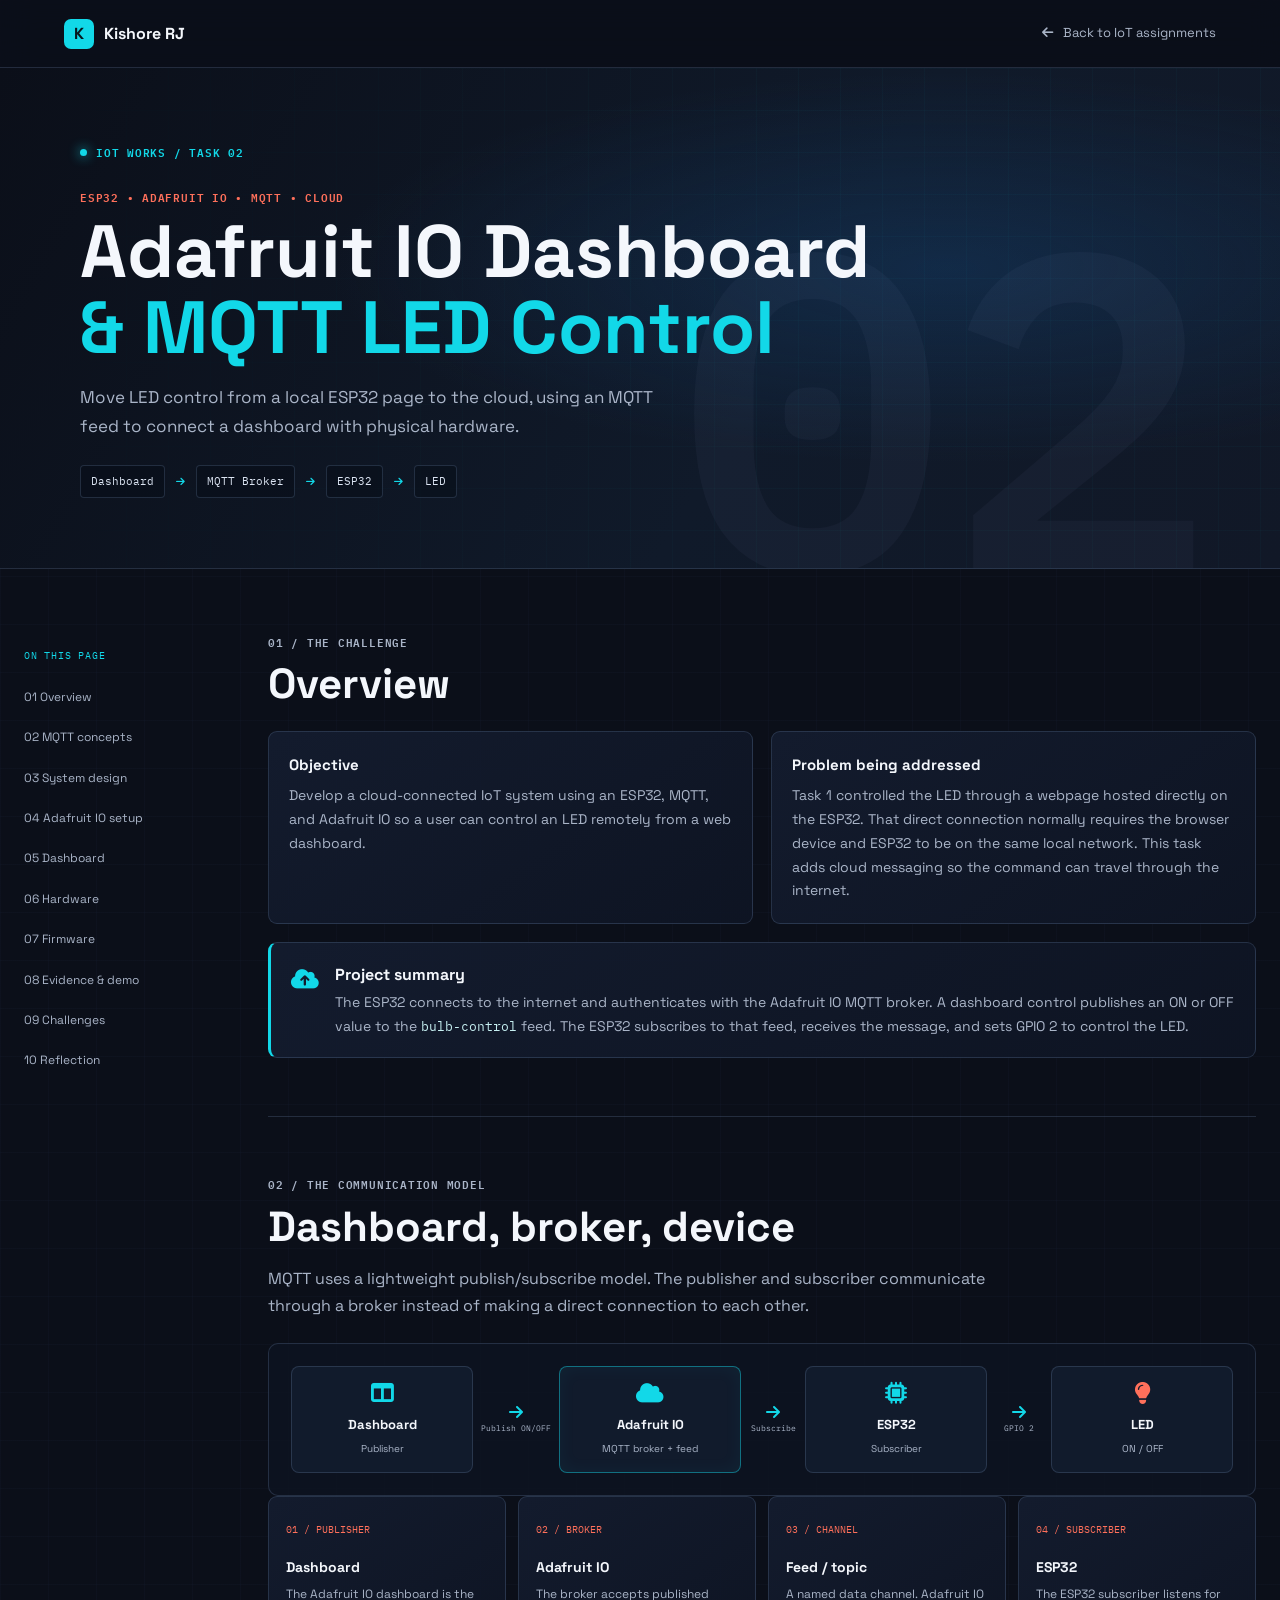
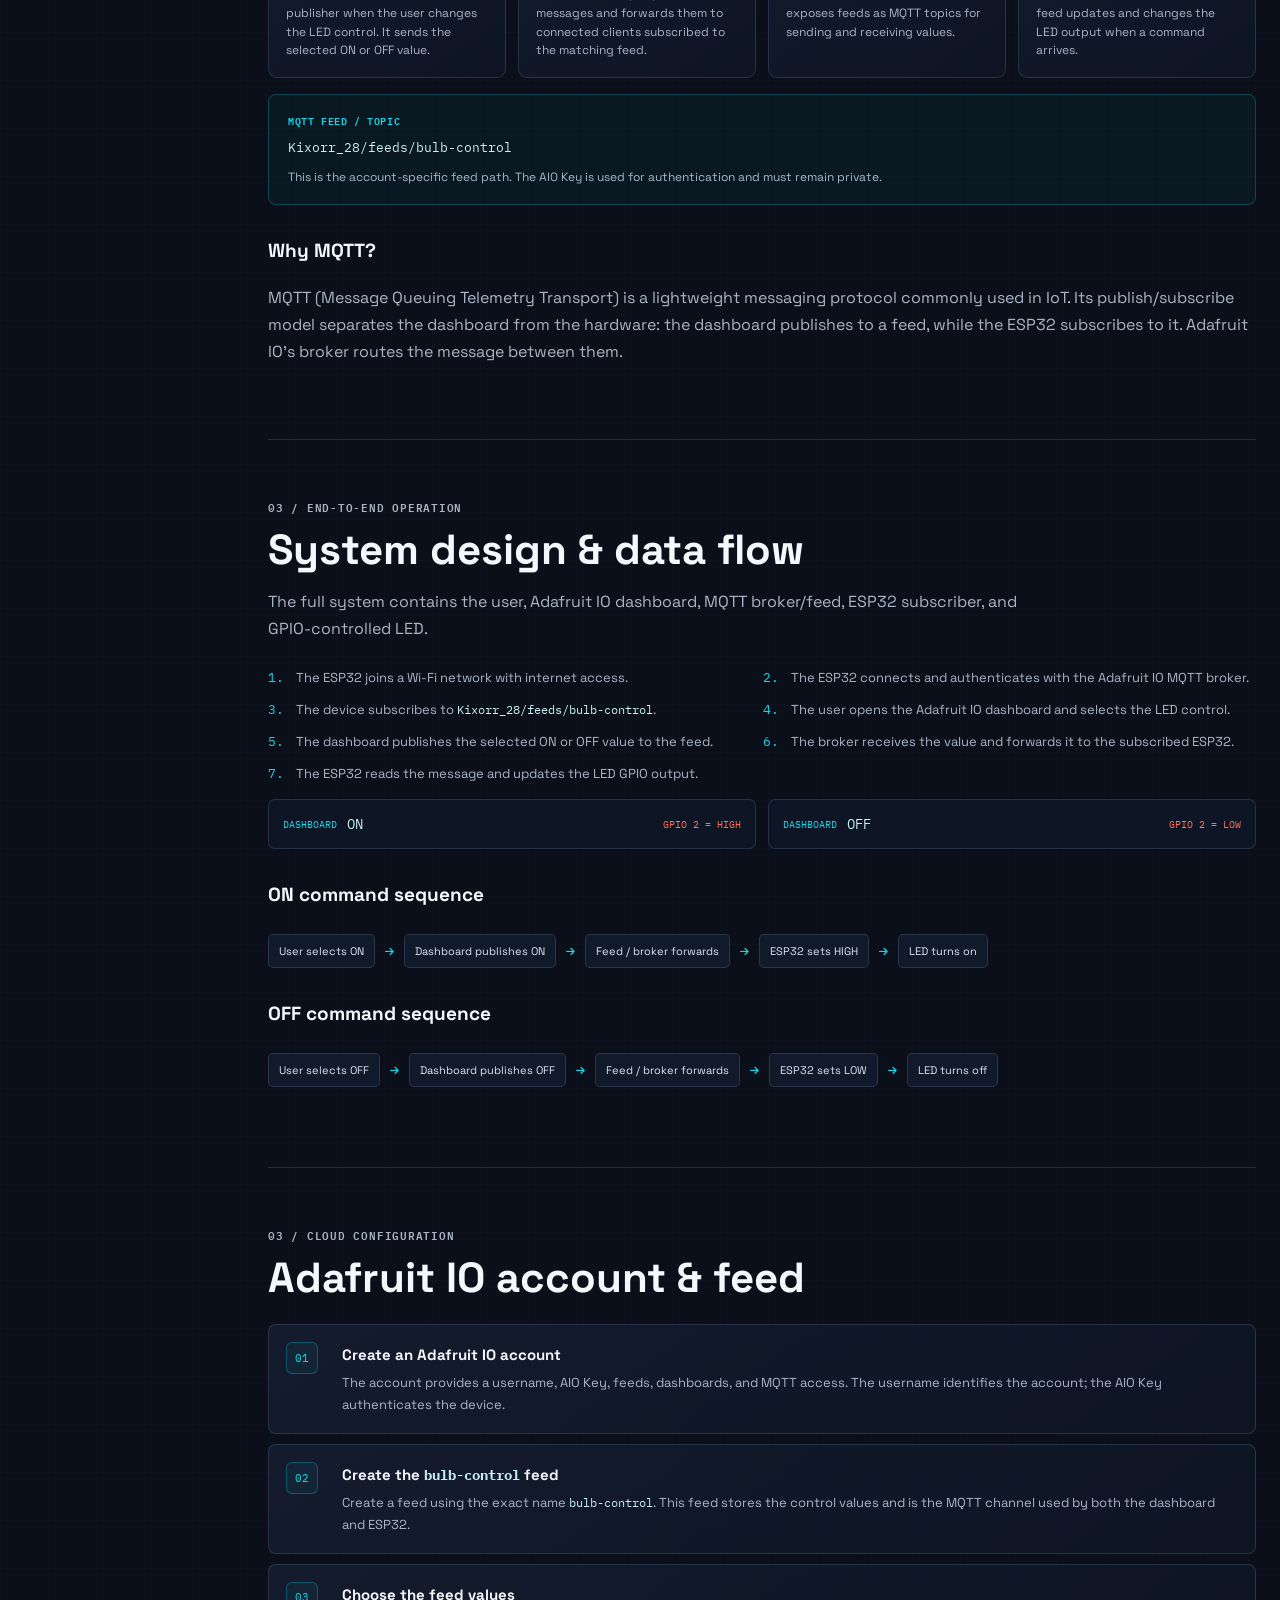
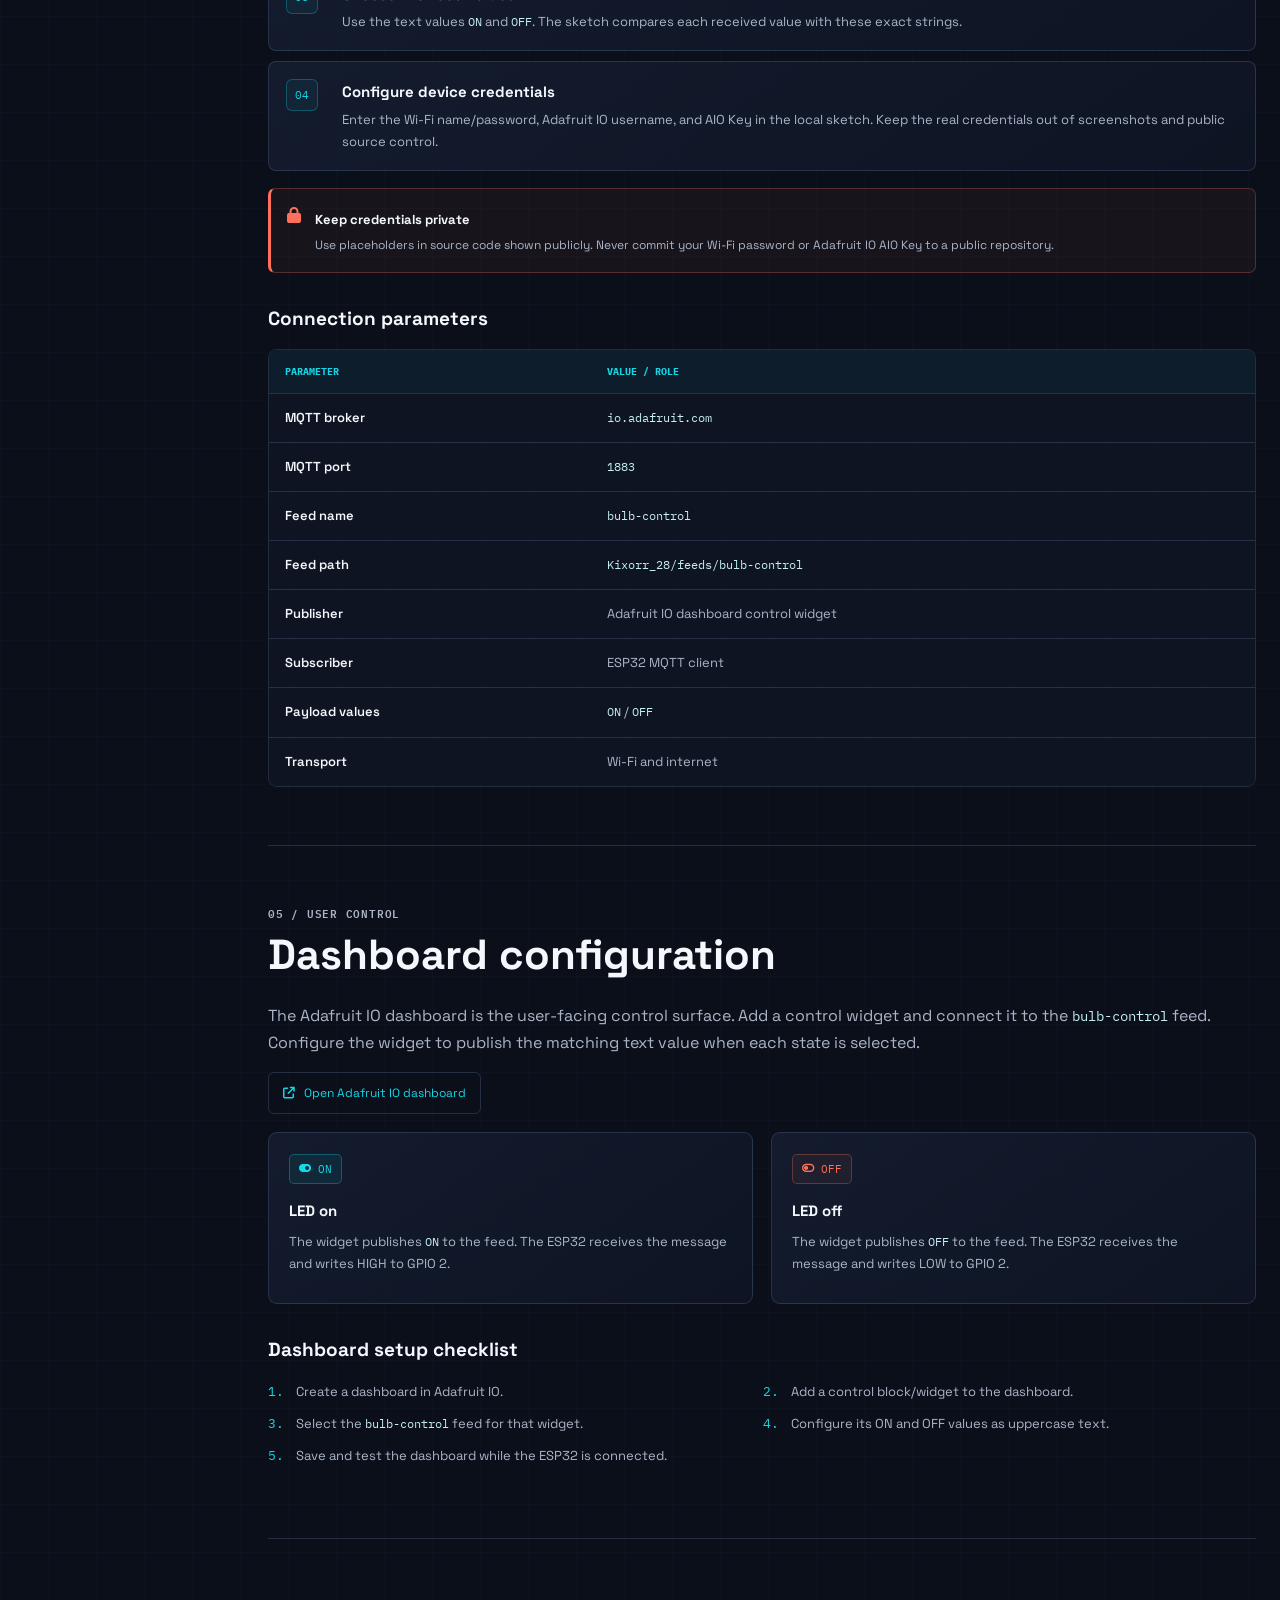
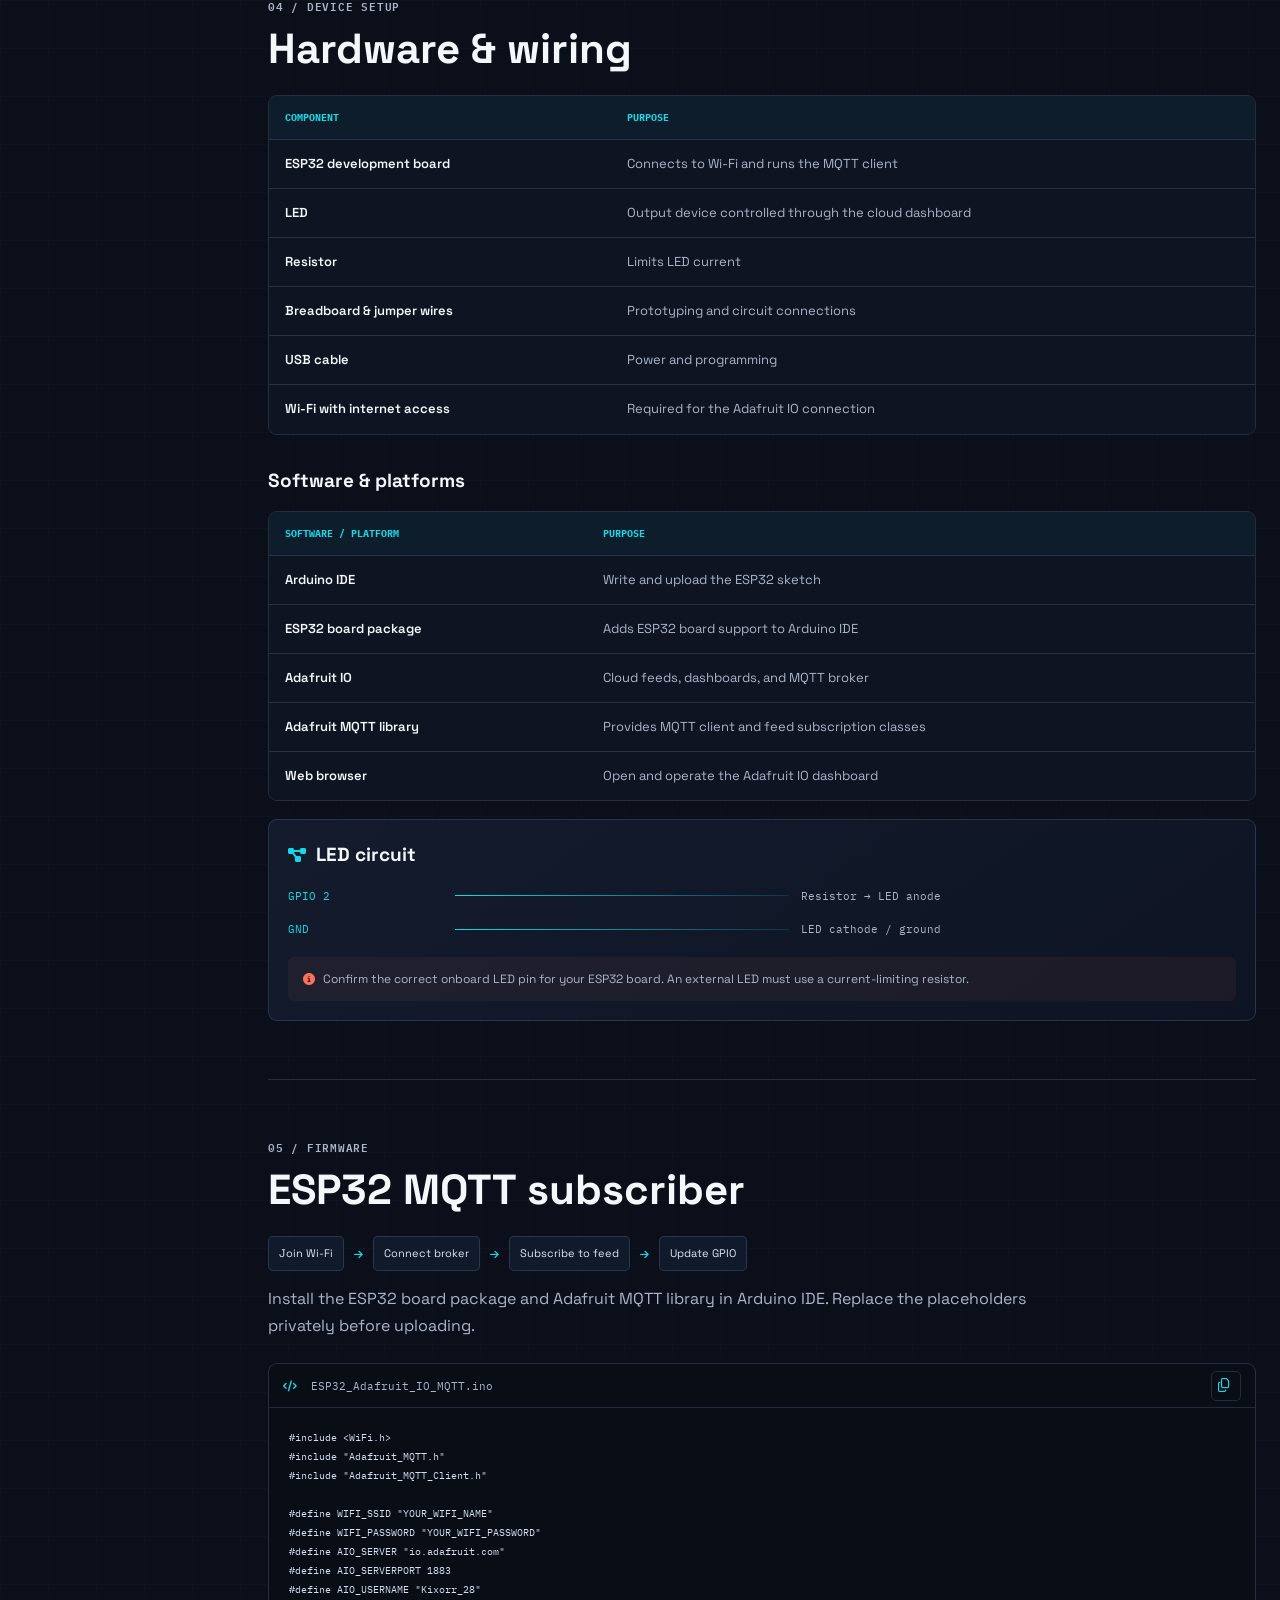
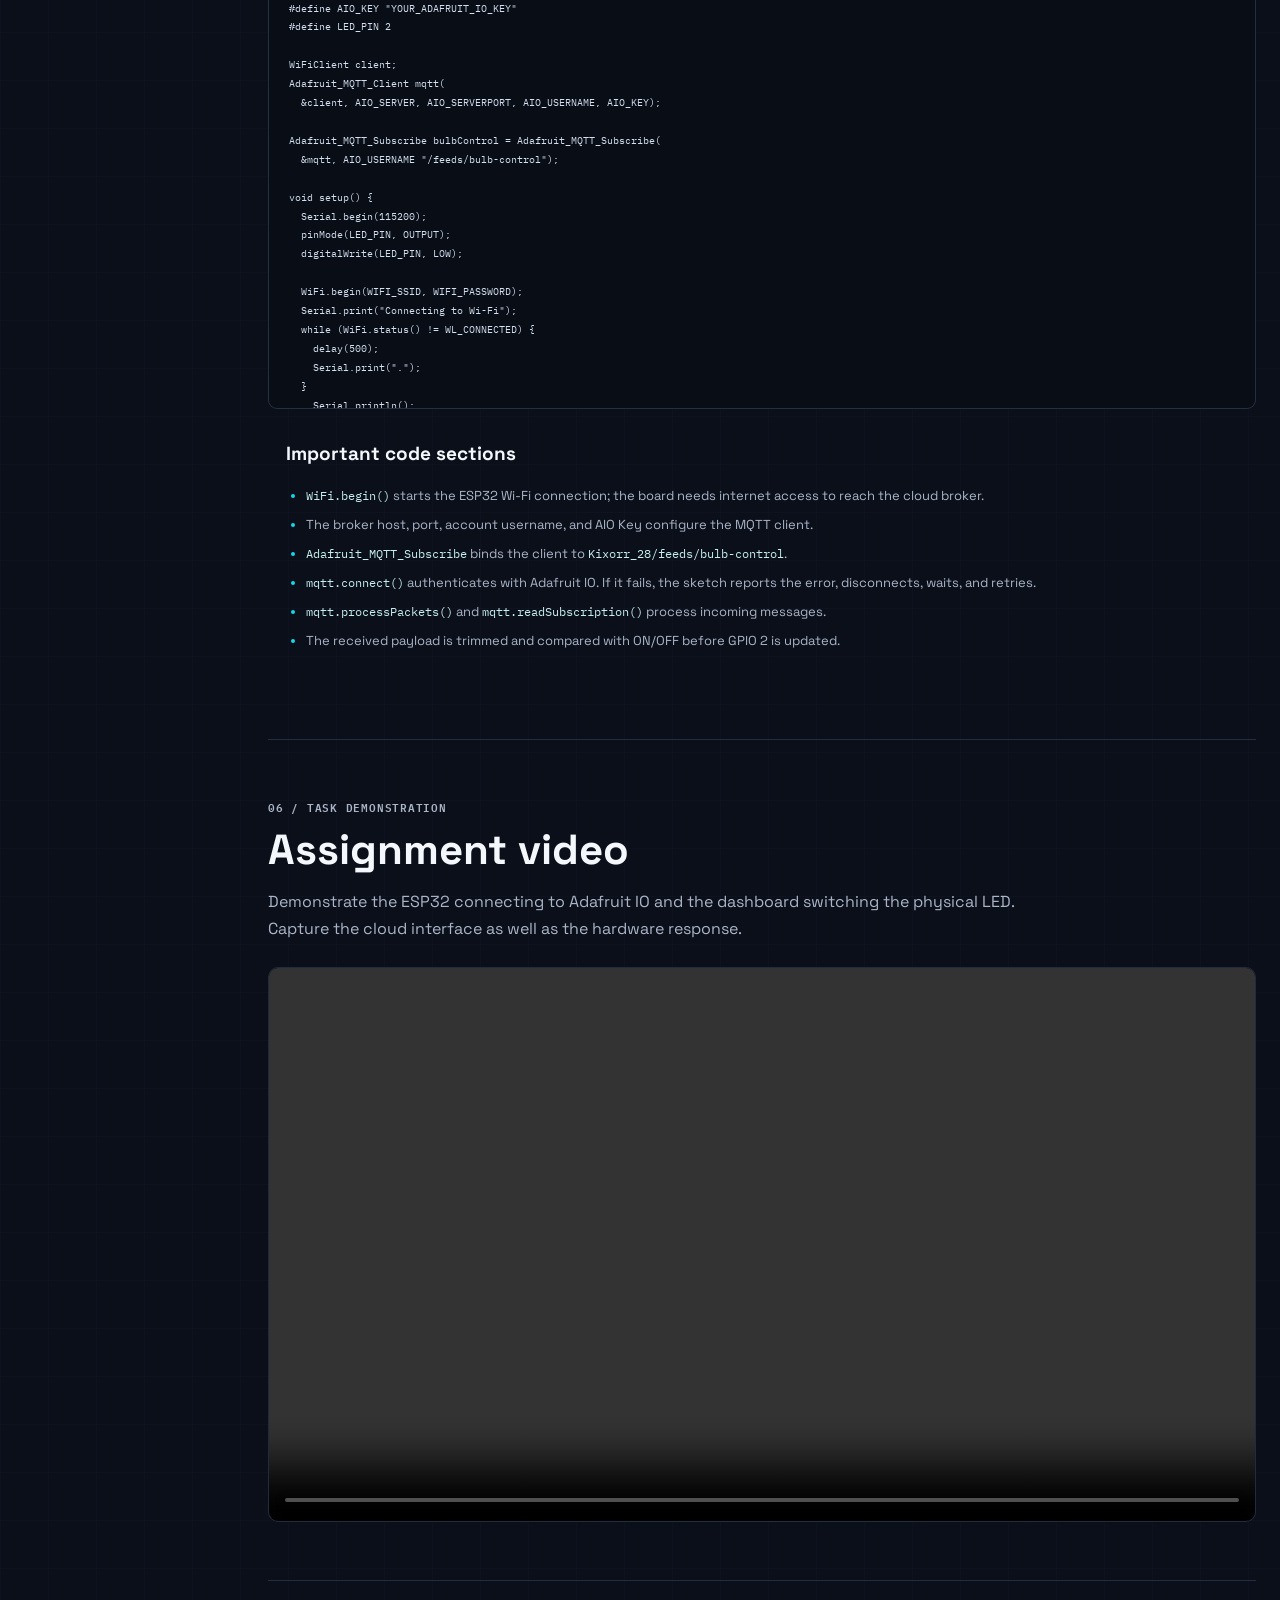
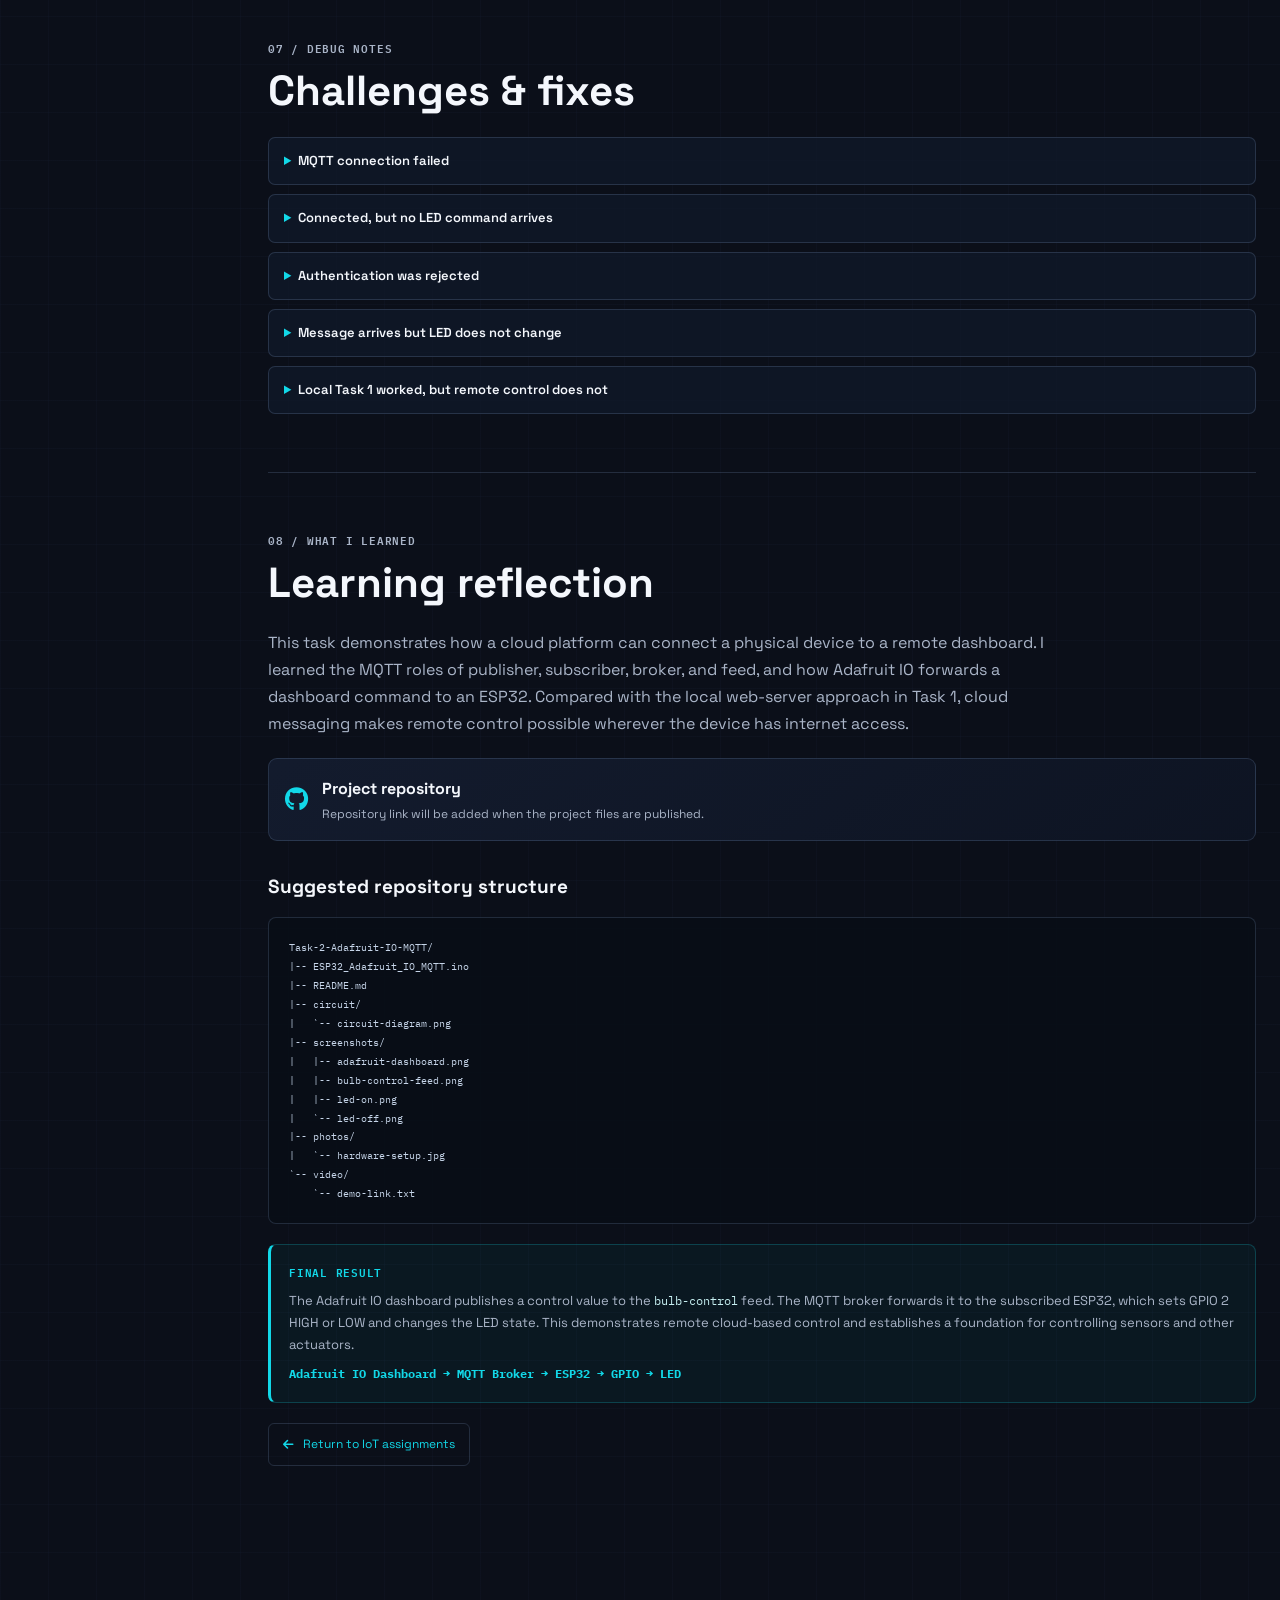
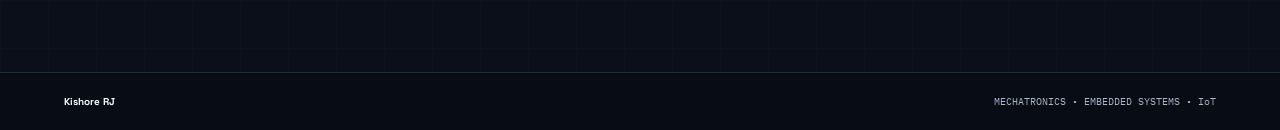
<file: iot-task-2.html>
<!DOCTYPE html>
<html lang="en">
<head>
    <meta charset="UTF-8">
    <meta name="viewport" content="width=device-width, initial-scale=1.0">
    <meta name="description" content="ESP32 cloud LED control using Adafruit IO and MQTT.">
    <title>Task 02 | Adafruit IO Dashboard &amp; MQTT</title>
    <link rel="preconnect" href="https://fonts.googleapis.com">
    <link rel="preconnect" href="https://fonts.gstatic.com" crossorigin>
    <link href="https://fonts.googleapis.com/css2?family=Space+Grotesk:wght@400;500;600;700&family=IBM+Plex+Mono:wght@400;500;600&display=swap" rel="stylesheet">
    <link rel="stylesheet" href="https://cdnjs.cloudflare.com/ajax/libs/font-awesome/6.2.0/css/all.min.css">
    <link rel="stylesheet" href="iot-task-1.css">
</head>
<body>
    <header class="task-nav">
        <a class="brand" href="index.html#protosem"><span class="brand-mark">K</span> Kishore RJ</a>
        <a class="back-link" href="index.html#protosem"><i class="fa-solid fa-arrow-left" aria-hidden="true"></i> Back to IoT assignments</a>
    </header>

    <main>
        <section class="task-hero" aria-labelledby="task-title">
            <div class="hero-grid" aria-hidden="true"></div>
            <div class="hero-inner">
                <p class="eyebrow"><span class="pulse-dot"></span> IOT WORKS / TASK 02</p>
                <p class="hero-overline">ESP32 &bull; ADAFRUIT IO &bull; MQTT &bull; CLOUD</p>
                <h1 id="task-title">Adafruit IO Dashboard<br><span>&amp; MQTT LED Control</span></h1>
                <p class="hero-copy">Move LED control from a local ESP32 page to the cloud, using an MQTT feed to connect a dashboard with physical hardware.</p>
                <div class="hero-flow" aria-label="System flow">
                    <span>Dashboard</span><i class="fa-solid fa-arrow-right" aria-hidden="true"></i>
                    <span>MQTT Broker</span><i class="fa-solid fa-arrow-right" aria-hidden="true"></i>
                    <span>ESP32</span><i class="fa-solid fa-arrow-right" aria-hidden="true"></i>
                    <span>LED</span>
                </div>
            </div>
            <div class="hero-index" aria-hidden="true">02</div>
        </section>

        <div class="page-layout">
            <aside class="side-rail" aria-label="Assignment sections">
                <p>ON THIS PAGE</p>
                <a href="#overview">01 Overview</a>
                <a href="#mqtt">02 MQTT concepts</a>
                <a href="#system">03 System design</a>
                <a href="#setup">04 Adafruit IO setup</a>
                <a href="#dashboard">05 Dashboard</a>
                <a href="#hardware">06 Hardware</a>
                <a href="#implementation">07 Firmware</a>
                <a href="#video">08 Evidence &amp; demo</a>
                <a href="#challenges">09 Challenges</a>
                <a href="#reflection">10 Reflection</a>
            </aside>

            <article class="task-content">
                <section class="content-section" id="overview">
                    <p class="section-index">01 / THE CHALLENGE</p>
                    <h2>Overview</h2>
                    <div class="overview-grid">
                        <div><h3>Objective</h3><p>Develop a cloud-connected IoT system using an ESP32, MQTT, and Adafruit IO so a user can control an LED remotely from a web dashboard.</p></div>
                        <div><h3>Problem being addressed</h3><p>Task 1 controlled the LED through a webpage hosted directly on the ESP32. That direct connection normally requires the browser device and ESP32 to be on the same local network. This task adds cloud messaging so the command can travel through the internet.</p></div>
                    </div>
                    <div class="result-callout"><span class="callout-icon"><i class="fa-solid fa-cloud-arrow-up" aria-hidden="true"></i></span><div><strong>Project summary</strong><p>The ESP32 connects to the internet and authenticates with the Adafruit IO MQTT broker. A dashboard control publishes an ON or OFF value to the <code>bulb-control</code> feed. The ESP32 subscribes to that feed, receives the message, and sets GPIO 2 to control the LED.</p></div></div>
                </section>

                <section class="content-section" id="mqtt">
                    <p class="section-index">02 / THE COMMUNICATION MODEL</p>
                    <h2>Dashboard, broker, device</h2>
                    <p class="section-intro">MQTT uses a lightweight publish/subscribe model. The publisher and subscriber communicate through a broker instead of making a direct connection to each other.</p>
                    <div class="flow-diagram" aria-label="Adafruit IO dashboard publishes through an MQTT broker and feed to an ESP32 subscriber, which controls an LED">
                        <div class="flow-node"><i class="fa-solid fa-table-columns" aria-hidden="true"></i><strong>Dashboard</strong><small>Publisher</small></div>
                        <span class="flow-connector"><i class="fa-solid fa-arrow-right" aria-hidden="true"></i><small>Publish ON/OFF</small></span>
                        <div class="flow-node emphasis"><i class="fa-solid fa-cloud" aria-hidden="true"></i><strong>Adafruit IO</strong><small>MQTT broker + feed</small></div>
                        <span class="flow-connector"><i class="fa-solid fa-arrow-right" aria-hidden="true"></i><small>Subscribe</small></span>
                        <div class="flow-node"><i class="fa-solid fa-microchip" aria-hidden="true"></i><strong>ESP32</strong><small>Subscriber</small></div>
                        <span class="flow-connector"><i class="fa-solid fa-arrow-right" aria-hidden="true"></i><small>GPIO 2</small></span>
                        <div class="flow-node led-node"><i class="fa-solid fa-lightbulb" aria-hidden="true"></i><strong>LED</strong><small>ON / OFF</small></div>
                    </div>
                    <div class="concept-grid">
                        <div class="concept"><span>01 / PUBLISHER</span><h4>Dashboard</h4><p>The Adafruit IO dashboard is the publisher when the user changes the LED control. It sends the selected ON or OFF value.</p></div>
                        <div class="concept"><span>02 / BROKER</span><h4>Adafruit IO</h4><p>The broker accepts published messages and forwards them to connected clients subscribed to the matching feed.</p></div>
                        <div class="concept"><span>03 / CHANNEL</span><h4>Feed / topic</h4><p>A named data channel. Adafruit IO exposes feeds as MQTT topics for sending and receiving values.</p></div>
                        <div class="concept"><span>04 / SUBSCRIBER</span><h4>ESP32</h4><p>The ESP32 subscriber listens for feed updates and changes the LED output when a command arrives.</p></div>
                    </div>
                    <div class="feed-callout"><span>MQTT FEED / TOPIC</span><code>Kixorr_28/feeds/bulb-control</code><p>This is the account-specific feed path. The AIO Key is used for authentication and must remain private.</p></div>
                    <h3>Why MQTT?</h3>
                    <p>MQTT (Message Queuing Telemetry Transport) is a lightweight messaging protocol commonly used in IoT. Its publish/subscribe model separates the dashboard from the hardware: the dashboard publishes to a feed, while the ESP32 subscribes to it. Adafruit IO's broker routes the message between them.</p>
                </section>

                <section class="content-section" id="system">
                    <p class="section-index">03 / END-TO-END OPERATION</p>
                    <h2>System design &amp; data flow</h2>
                    <p class="section-intro">The full system contains the user, Adafruit IO dashboard, MQTT broker/feed, ESP32 subscriber, and GPIO-controlled LED.</p>
                    <ol class="data-flow-list">
                        <li>The ESP32 joins a Wi-Fi network with internet access.</li>
                        <li>The ESP32 connects and authenticates with the Adafruit IO MQTT broker.</li>
                        <li>The device subscribes to <code>Kixorr_28/feeds/bulb-control</code>.</li>
                        <li>The user opens the Adafruit IO dashboard and selects the LED control.</li>
                        <li>The dashboard publishes the selected ON or OFF value to the feed.</li>
                        <li>The broker receives the value and forwards it to the subscribed ESP32.</li>
                        <li>The ESP32 reads the message and updates the LED GPIO output.</li>
                    </ol>
                    <div class="request-pair">
                        <div><span class="request-method">DASHBOARD</span><code>ON</code><span class="request-result">GPIO 2 = HIGH</span></div>
                        <div><span class="request-method">DASHBOARD</span><code>OFF</code><span class="request-result">GPIO 2 = LOW</span></div>
                    </div>
                    <h3>ON command sequence</h3>
                    <div class="implementation-steps"><span>User selects ON</span><i class="fa-solid fa-arrow-right" aria-hidden="true"></i><span>Dashboard publishes ON</span><i class="fa-solid fa-arrow-right" aria-hidden="true"></i><span>Feed / broker forwards</span><i class="fa-solid fa-arrow-right" aria-hidden="true"></i><span>ESP32 sets HIGH</span><i class="fa-solid fa-arrow-right" aria-hidden="true"></i><span>LED turns on</span></div>
                    <h3>OFF command sequence</h3>
                    <div class="implementation-steps"><span>User selects OFF</span><i class="fa-solid fa-arrow-right" aria-hidden="true"></i><span>Dashboard publishes OFF</span><i class="fa-solid fa-arrow-right" aria-hidden="true"></i><span>Feed / broker forwards</span><i class="fa-solid fa-arrow-right" aria-hidden="true"></i><span>ESP32 sets LOW</span><i class="fa-solid fa-arrow-right" aria-hidden="true"></i><span>LED turns off</span></div>
                </section>

                <section class="content-section" id="setup">
                    <p class="section-index">03 / CLOUD CONFIGURATION</p>
                    <h2>Adafruit IO account &amp; feed</h2>
                    <div class="setup-steps">
                        <article><span>01</span><div><h3>Create an Adafruit IO account</h3><p>The account provides a username, AIO Key, feeds, dashboards, and MQTT access. The username identifies the account; the AIO Key authenticates the device.</p></div></article>
                        <article><span>02</span><div><h3>Create the <code>bulb-control</code> feed</h3><p>Create a feed using the exact name <code>bulb-control</code>. This feed stores the control values and is the MQTT channel used by both the dashboard and ESP32.</p></div></article>
                        <article><span>03</span><div><h3>Choose the feed values</h3><p>Use the text values <code>ON</code> and <code>OFF</code>. The sketch compares each received value with these exact strings.</p></div></article>
                        <article><span>04</span><div><h3>Configure device credentials</h3><p>Enter the Wi-Fi name/password, Adafruit IO username, and AIO Key in the local sketch. Keep the real credentials out of screenshots and public source control.</p></div></article>
                    </div>
                    <div class="credential-warning"><i class="fa-solid fa-lock" aria-hidden="true"></i><div><strong>Keep credentials private</strong><p>Use placeholders in source code shown publicly. Never commit your Wi-Fi password or Adafruit IO AIO Key to a public repository.</p></div></div>
                    <h3>Connection parameters</h3>
                    <div class="table-wrap"><table><thead><tr><th>Parameter</th><th>Value / role</th></tr></thead><tbody>
                        <tr><td>MQTT broker</td><td><code>io.adafruit.com</code></td></tr>
                        <tr><td>MQTT port</td><td><code>1883</code></td></tr>
                        <tr><td>Feed name</td><td><code>bulb-control</code></td></tr>
                        <tr><td>Feed path</td><td><code>Kixorr_28/feeds/bulb-control</code></td></tr>
                        <tr><td>Publisher</td><td>Adafruit IO dashboard control widget</td></tr>
                        <tr><td>Subscriber</td><td>ESP32 MQTT client</td></tr>
                        <tr><td>Payload values</td><td><code>ON</code> / <code>OFF</code></td></tr>
                        <tr><td>Transport</td><td>Wi-Fi and internet</td></tr>
                    </tbody></table></div>
                </section>

                <section class="content-section" id="dashboard">
                    <p class="section-index">05 / USER CONTROL</p>
                    <h2>Dashboard configuration</h2>
                    <p>The Adafruit IO dashboard is the user-facing control surface. Add a control widget and connect it to the <code>bulb-control</code> feed. Configure the widget to publish the matching text value when each state is selected.</p>
                    <a class="back-to-list" href="https://io.adafruit.com/Kixorr_28/dashboards/bulb-control" target="_blank" rel="noopener noreferrer"><i class="fa-solid fa-arrow-up-right-from-square" aria-hidden="true"></i> Open Adafruit IO dashboard</a>
                    <div class="overview-grid dashboard-values">
                        <div><span class="dashboard-state state-on"><i class="fa-solid fa-toggle-on" aria-hidden="true"></i> ON</span><h3>LED on</h3><p>The widget publishes <code>ON</code> to the feed. The ESP32 receives the message and writes HIGH to GPIO 2.</p></div>
                        <div><span class="dashboard-state state-off"><i class="fa-solid fa-toggle-off" aria-hidden="true"></i> OFF</span><h3>LED off</h3><p>The widget publishes <code>OFF</code> to the feed. The ESP32 receives the message and writes LOW to GPIO 2.</p></div>
                    </div>
                    <h3>Dashboard setup checklist</h3>
                    <ol class="data-flow-list">
                        <li>Create a dashboard in Adafruit IO.</li>
                        <li>Add a control block/widget to the dashboard.</li>
                        <li>Select the <code>bulb-control</code> feed for that widget.</li>
                        <li>Configure its ON and OFF values as uppercase text.</li>
                        <li>Save and test the dashboard while the ESP32 is connected.</li>
                    </ol>
                </section>

                <section class="content-section" id="hardware">
                    <p class="section-index">04 / DEVICE SETUP</p>
                    <h2>Hardware &amp; wiring</h2>
                    <div class="table-wrap"><table><thead><tr><th>Component</th><th>Purpose</th></tr></thead><tbody>
                        <tr><td>ESP32 development board</td><td>Connects to Wi-Fi and runs the MQTT client</td></tr>
                        <tr><td>LED</td><td>Output device controlled through the cloud dashboard</td></tr>
                        <tr><td>Resistor</td><td>Limits LED current</td></tr>
                        <tr><td>Breadboard &amp; jumper wires</td><td>Prototyping and circuit connections</td></tr>
                        <tr><td>USB cable</td><td>Power and programming</td></tr>
                        <tr><td>Wi-Fi with internet access</td><td>Required for the Adafruit IO connection</td></tr>
                    </tbody></table></div>
                    <h3>Software &amp; platforms</h3>
                    <div class="table-wrap"><table><thead><tr><th>Software / platform</th><th>Purpose</th></tr></thead><tbody>
                        <tr><td>Arduino IDE</td><td>Write and upload the ESP32 sketch</td></tr>
                        <tr><td>ESP32 board package</td><td>Adds ESP32 board support to Arduino IDE</td></tr>
                        <tr><td>Adafruit IO</td><td>Cloud feeds, dashboards, and MQTT broker</td></tr>
                        <tr><td>Adafruit MQTT library</td><td>Provides MQTT client and feed subscription classes</td></tr>
                        <tr><td>Web browser</td><td>Open and operate the Adafruit IO dashboard</td></tr>
                    </tbody></table></div>
                    <div class="wiring-panel">
                        <div class="wiring-heading"><i class="fa-solid fa-diagram-project" aria-hidden="true"></i><h3>LED circuit</h3></div>
                        <div class="wiring-row"><span>GPIO 2</span><b></b><span>Resistor → LED anode</span></div>
                        <div class="wiring-row"><span>GND</span><b></b><span>LED cathode / ground</span></div>
                        <p class="note"><i class="fa-solid fa-circle-info" aria-hidden="true"></i> Confirm the correct onboard LED pin for your ESP32 board. An external LED must use a current-limiting resistor.</p>
                    </div>
                </section>

                <section class="content-section" id="implementation">
                    <p class="section-index">05 / FIRMWARE</p>
                    <h2>ESP32 MQTT subscriber</h2>
                    <div class="implementation-steps"><span>Join Wi-Fi</span><i class="fa-solid fa-arrow-right" aria-hidden="true"></i><span>Connect broker</span><i class="fa-solid fa-arrow-right" aria-hidden="true"></i><span>Subscribe to feed</span><i class="fa-solid fa-arrow-right" aria-hidden="true"></i><span>Update GPIO</span></div>
                    <p class="section-intro">Install the ESP32 board package and Adafruit MQTT library in Arduino IDE. Replace the placeholders privately before uploading.</p>
                    <div class="code-window">
                        <div class="code-title"><span><i class="fa-solid fa-code" aria-hidden="true"></i> ESP32_Adafruit_IO_MQTT.ino</span><button class="copy-button" type="button" aria-label="Copy sketch"><i class="fa-regular fa-copy" aria-hidden="true"></i></button></div>
                        <pre><code id="mqtt-code">#include &lt;WiFi.h&gt;
#include "Adafruit_MQTT.h"
#include "Adafruit_MQTT_Client.h"

#define WIFI_SSID "YOUR_WIFI_NAME"
#define WIFI_PASSWORD "YOUR_WIFI_PASSWORD"
#define AIO_SERVER "io.adafruit.com"
#define AIO_SERVERPORT 1883
#define AIO_USERNAME "Kixorr_28"
#define AIO_KEY "YOUR_ADAFRUIT_IO_KEY"
#define LED_PIN 2

WiFiClient client;
Adafruit_MQTT_Client mqtt(
  &amp;client, AIO_SERVER, AIO_SERVERPORT, AIO_USERNAME, AIO_KEY);

Adafruit_MQTT_Subscribe bulbControl = Adafruit_MQTT_Subscribe(
  &amp;mqtt, AIO_USERNAME "/feeds/bulb-control");

void setup() {
  Serial.begin(115200);
  pinMode(LED_PIN, OUTPUT);
  digitalWrite(LED_PIN, LOW);

  WiFi.begin(WIFI_SSID, WIFI_PASSWORD);
  Serial.print("Connecting to Wi-Fi");
  while (WiFi.status() != WL_CONNECTED) {
    delay(500);
    Serial.print(".");
  }
    Serial.println();
    Serial.println("Wi-Fi connected");
  Serial.print("IP Address: ");
  Serial.println(WiFi.localIP());

  mqtt.subscribe(&amp;bulbControl);
}

void connectMQTT() {
  int8_t result;
  if (mqtt.connected()) return;

  Serial.print("Connecting to Adafruit IO...");
  while ((result = mqtt.connect()) != 0) {
    Serial.println(mqtt.connectErrorString(result));
    mqtt.disconnect();
    delay(5000);
  }
  Serial.println("Connected to Adafruit IO");
}

void loop() {
  connectMQTT();
  mqtt.processPackets(1000);

  Adafruit_MQTT_Subscribe *subscription;
  while ((subscription = mqtt.readSubscription(1000))) {
    if (subscription == &amp;bulbControl) {
      String command = (char *)bulbControl.lastread;
      command.trim();
      Serial.print("Received: ");
      Serial.println(command);

      if (command == "ON") {
        digitalWrite(LED_PIN, HIGH);
        Serial.println("LED ON");
      } else if (command == "OFF") {
        digitalWrite(LED_PIN, LOW);
        Serial.println("LED OFF");
      }
    }
  }
}</code></pre>
                    </div>
                    <div class="code-explanation"><h3>Important code sections</h3><ul>
                        <li><code>WiFi.begin()</code> starts the ESP32 Wi-Fi connection; the board needs internet access to reach the cloud broker.</li>
                        <li>The broker host, port, account username, and AIO Key configure the MQTT client.</li>
                        <li><code>Adafruit_MQTT_Subscribe</code> binds the client to <code>Kixorr_28/feeds/bulb-control</code>.</li>
                        <li><code>mqtt.connect()</code> authenticates with Adafruit IO. If it fails, the sketch reports the error, disconnects, waits, and retries.</li>
                        <li><code>mqtt.processPackets()</code> and <code>mqtt.readSubscription()</code> process incoming messages.</li>
                        <li>The received payload is trimmed and compared with ON/OFF before GPIO 2 is updated.</li>
                    </ul></div>
                </section>

                <section class="content-section" id="video">
                    <p class="section-index">06 / TASK DEMONSTRATION</p>
                    <h2>Assignment video</h2>
                    <p class="section-intro">Demonstrate the ESP32 connecting to Adafruit IO and the dashboard switching the physical LED. Capture the cloud interface as well as the hardware response.</p>
                    <div class="video-stage">
                        <video id="task-video" controls preload="metadata" playsinline muted>
                            <source src="videos/IOT%20assignment%202.mp4" type="video/mp4">
                            Your browser does not support embedded video.
                        </video>
                        <div class="video-placeholder" id="video-placeholder" hidden>
                            <span class="video-play-icon"><i class="fa-solid fa-play" aria-hidden="true"></i></span>
                            <strong>Assignment 2 video is not uploaded yet</strong>
                            <span>Add the MP4 at:</span>
                            <code>videos/IOT assignment 2.mp4</code>
                        </div>
                    </div>
                </section>

                <section class="content-section" id="challenges">
                    <p class="section-index">07 / DEBUG NOTES</p>
                    <h2>Challenges &amp; fixes</h2>
                    <div class="challenge-list">
                        <details><summary>MQTT connection failed</summary><p>Check Wi-Fi internet access, broker address, port, Adafruit IO username, and AIO Key.</p></details>
                        <details><summary>Connected, but no LED command arrives</summary><p>Verify that the feed is named <code>bulb-control</code> and the full subscription path is <code>Kixorr_28/feeds/bulb-control</code>.</p></details>
                        <details><summary>Authentication was rejected</summary><p>Re-enter the correct Adafruit IO username and AIO Key. Keep the key private.</p></details>
                        <details><summary>Message arrives but LED does not change</summary><p>Use Serial Monitor to inspect the received value, and check the LED GPIO pin and wiring.</p></details>
                        <details><summary>Local Task 1 worked, but remote control does not</summary><p>This task requires an internet-connected Wi-Fi network so the ESP32 can reach Adafruit IO.</p></details>
                    </div>
                </section>

                <section class="content-section reflection-section" id="reflection">
                    <p class="section-index">08 / WHAT I LEARNED</p>
                    <h2>Learning reflection</h2>
                    <p>This task demonstrates how a cloud platform can connect a physical device to a remote dashboard. I learned the MQTT roles of publisher, subscriber, broker, and feed, and how Adafruit IO forwards a dashboard command to an ESP32. Compared with the local web-server approach in Task 1, cloud messaging makes remote control possible wherever the device has internet access.</p>
                    <div class="repository-note"><i class="fa-brands fa-github" aria-hidden="true"></i><div><strong>Project repository</strong><p>Repository link will be added when the project files are published.</p></div></div>
                    <h3>Suggested repository structure</h3>
                    <pre class="repo-tree"><code>Task-2-Adafruit-IO-MQTT/
|-- ESP32_Adafruit_IO_MQTT.ino
|-- README.md
|-- circuit/
|   `-- circuit-diagram.png
|-- screenshots/
|   |-- adafruit-dashboard.png
|   |-- bulb-control-feed.png
|   |-- led-on.png
|   `-- led-off.png
|-- photos/
|   `-- hardware-setup.jpg
`-- video/
    `-- demo-link.txt</code></pre>
                    <div class="final-result"><span class="section-index">FINAL RESULT</span><p>The Adafruit IO dashboard publishes a control value to the <code>bulb-control</code> feed. The MQTT broker forwards it to the subscribed ESP32, which sets GPIO 2 HIGH or LOW and changes the LED state. This demonstrates remote cloud-based control and establishes a foundation for controlling sensors and other actuators.</p><strong>Adafruit IO Dashboard → MQTT Broker → ESP32 → GPIO → LED</strong></div>
                    <a class="back-to-list" href="index.html#protosem"><i class="fa-solid fa-arrow-left" aria-hidden="true"></i> Return to IoT assignments</a>
                </section>
            </article>
        </div>
    </main>

    <footer class="task-footer"><span>Kishore RJ</span><span>MECHATRONICS &bull; EMBEDDED SYSTEMS &bull; IoT</span></footer>
    <script>
        const taskVideo = document.querySelector('#task-video');
        const videoPlaceholder = document.querySelector('#video-placeholder');
        taskVideo.addEventListener('error', () => {
            taskVideo.hidden = true;
            videoPlaceholder.hidden = false;
        });

        const copyButton = document.querySelector('.copy-button');
        copyButton.addEventListener('click', async () => {
            try {
                await navigator.clipboard.writeText(document.querySelector('#mqtt-code').innerText);
                copyButton.innerHTML = '<i class="fa-solid fa-check" aria-hidden="true"></i>';
                copyButton.setAttribute('aria-label', 'Sketch copied');
            } catch {
                copyButton.setAttribute('aria-label', 'Clipboard access is unavailable');
            }
        });
    </script>
</body>
</html>
</file>
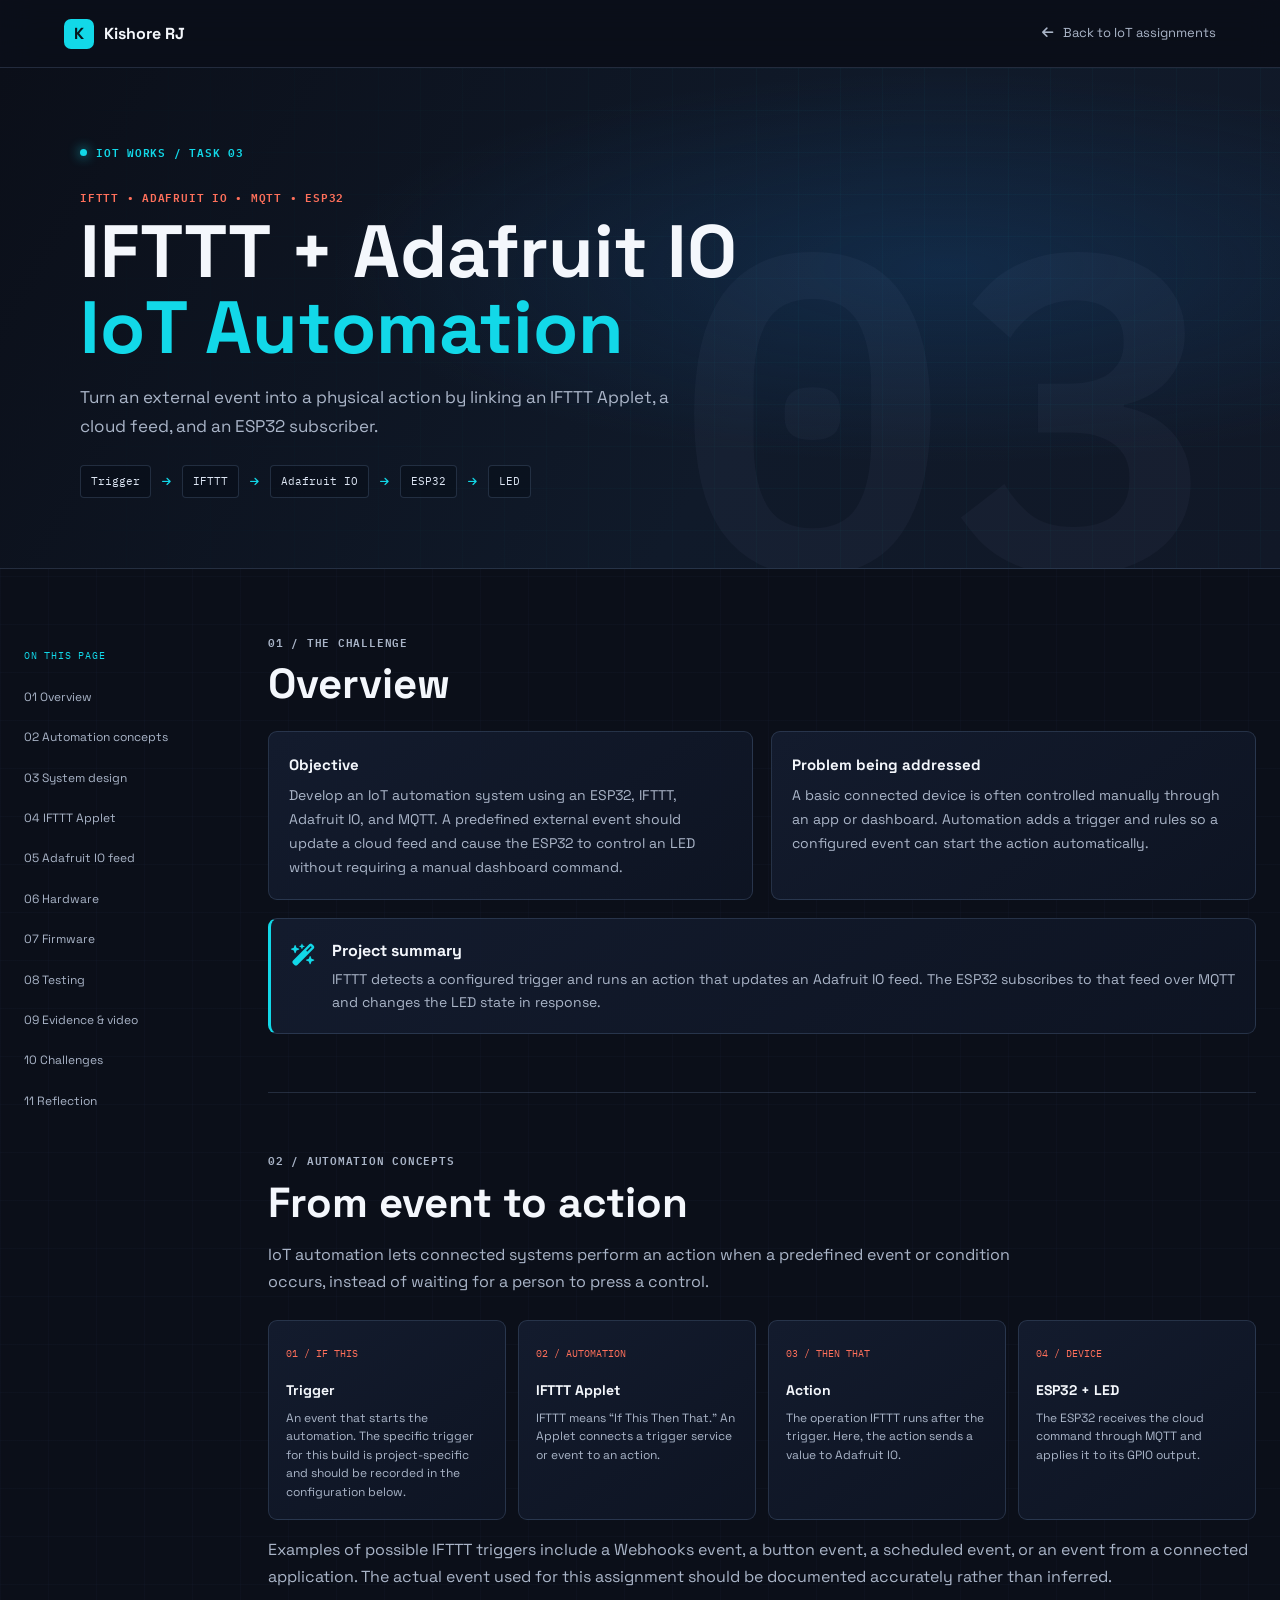
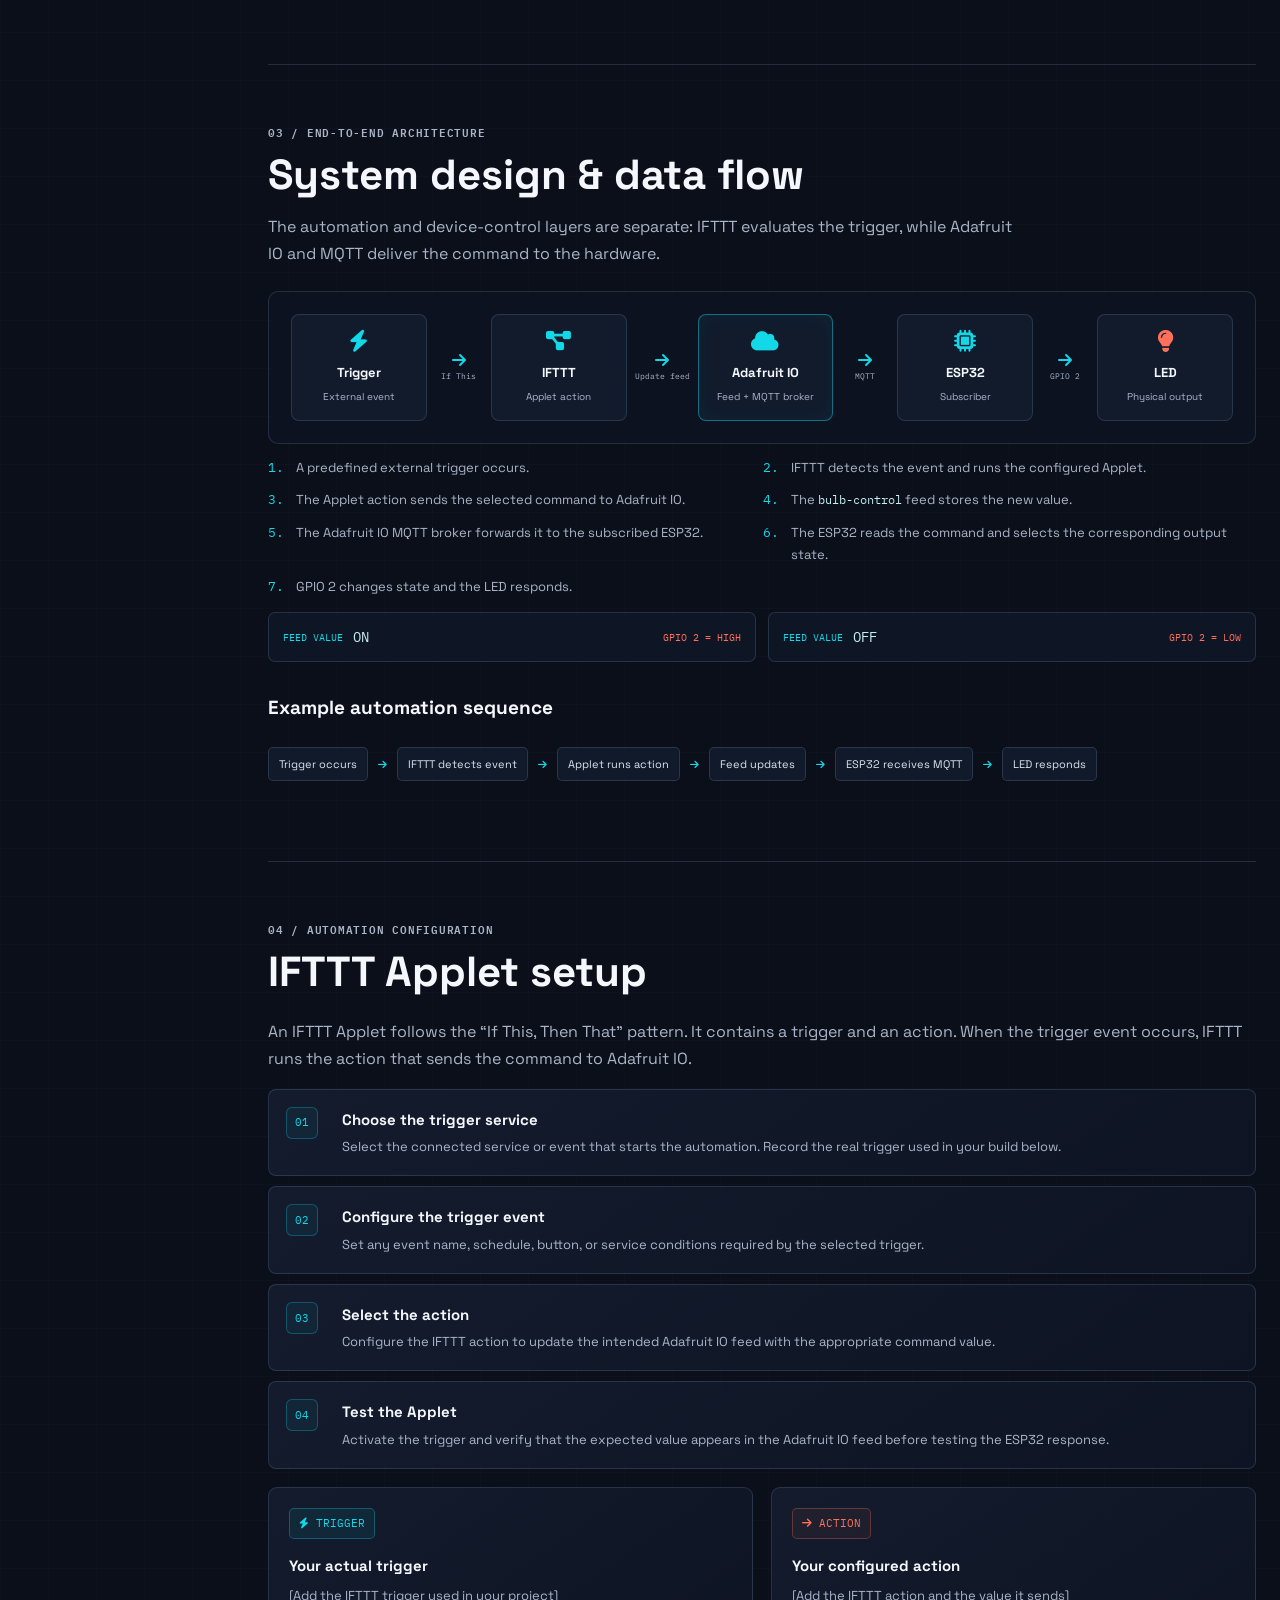
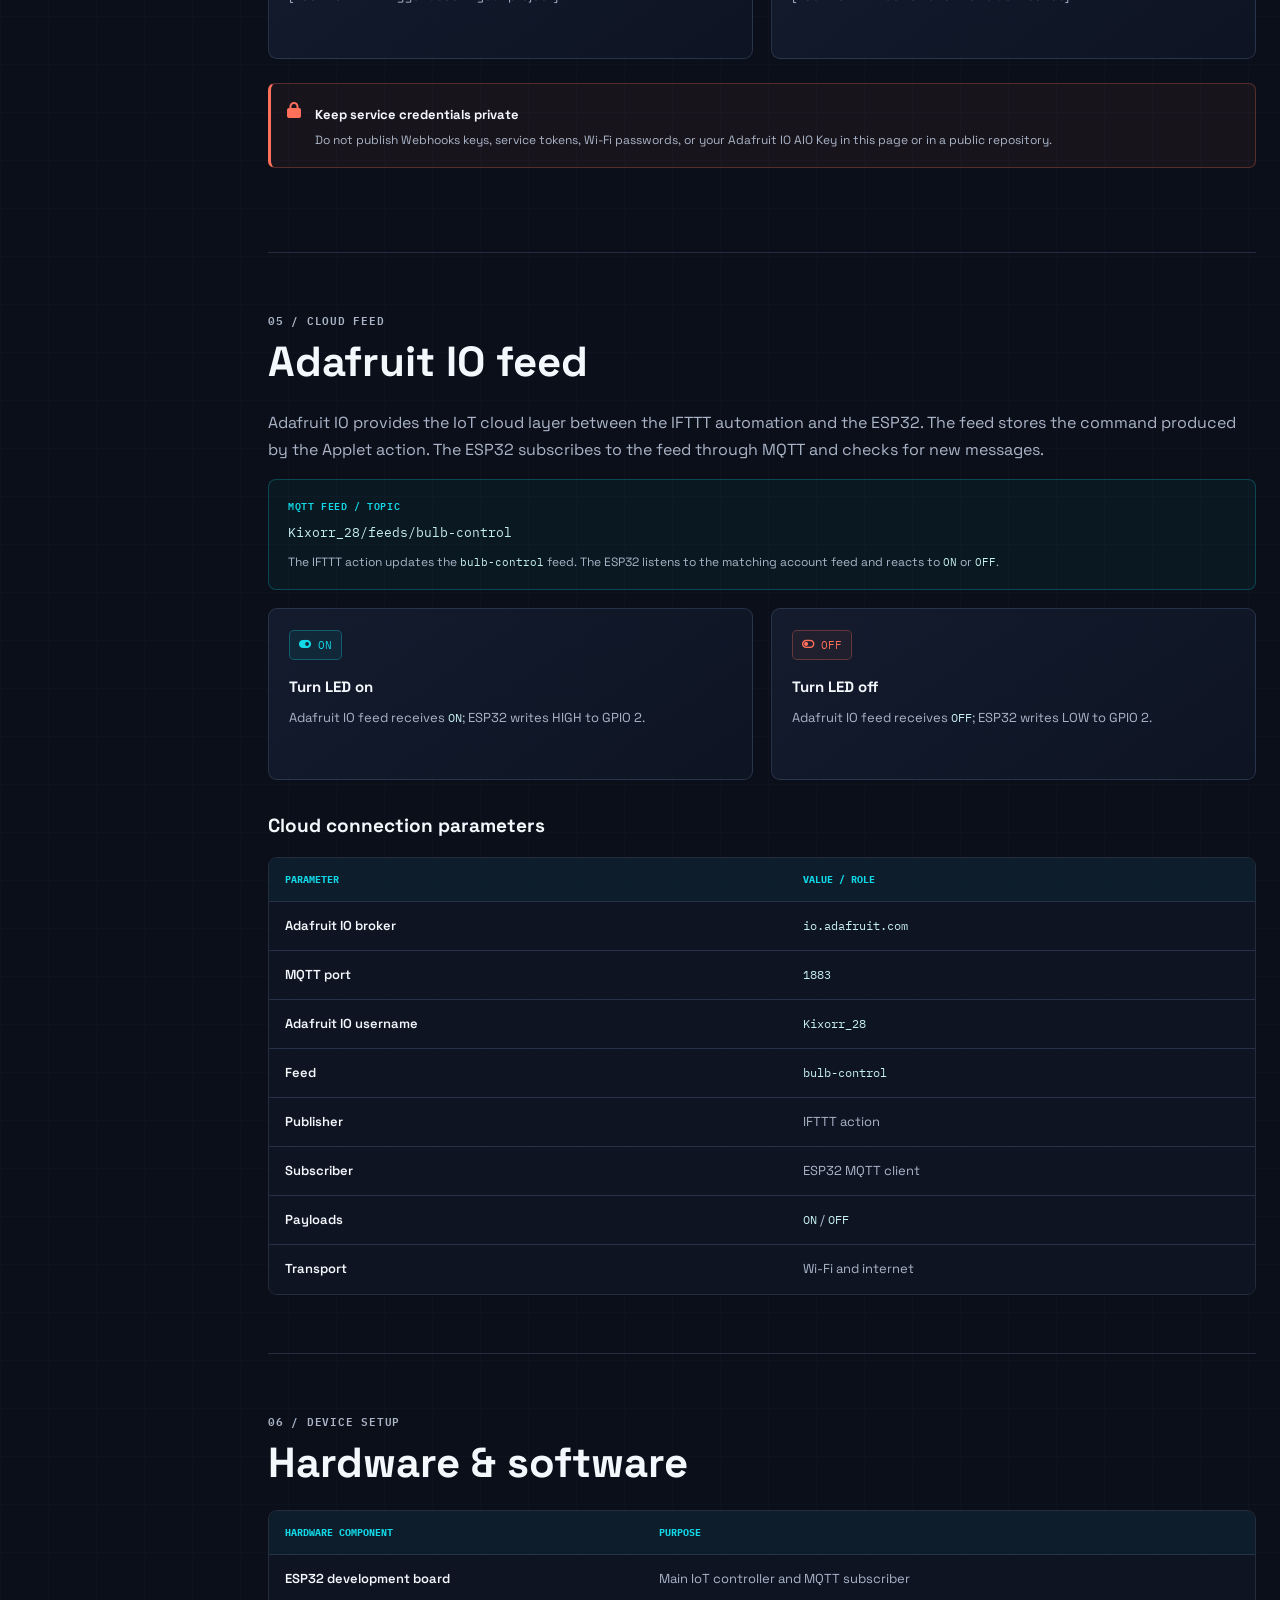
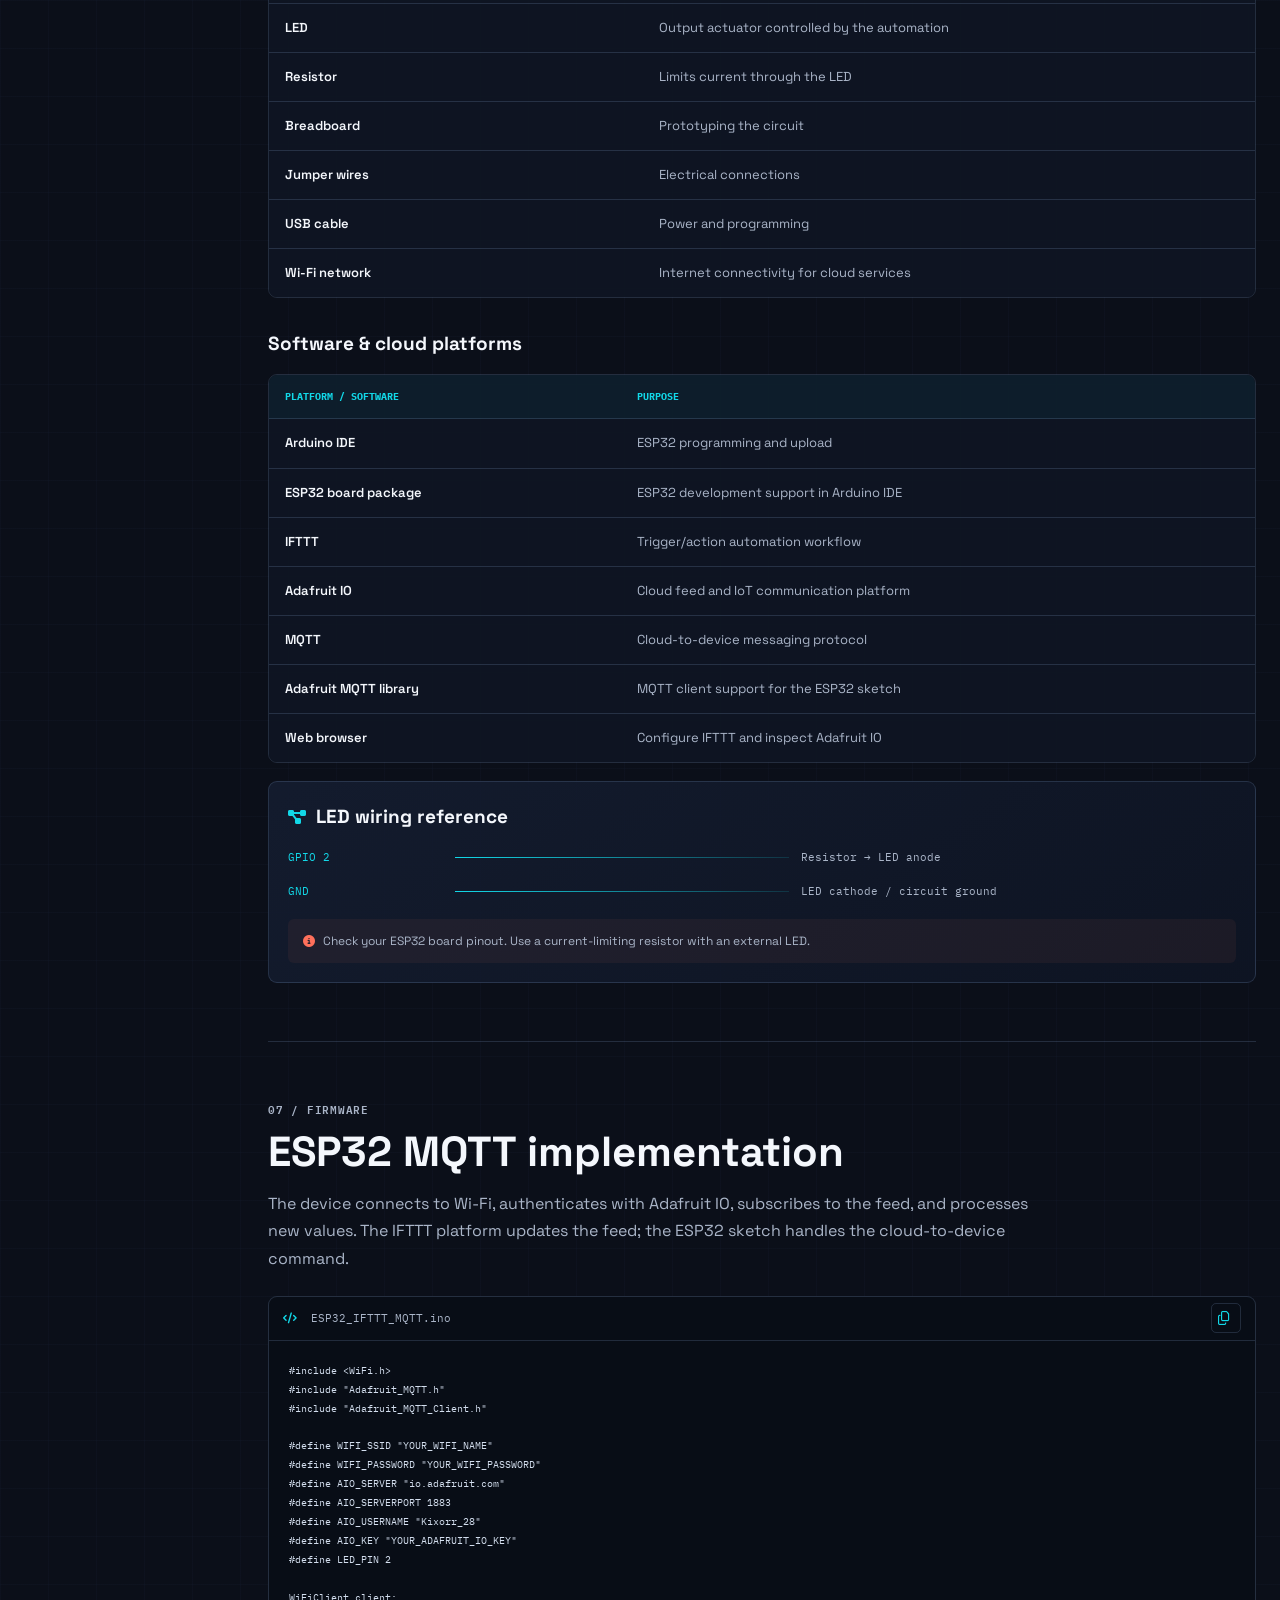
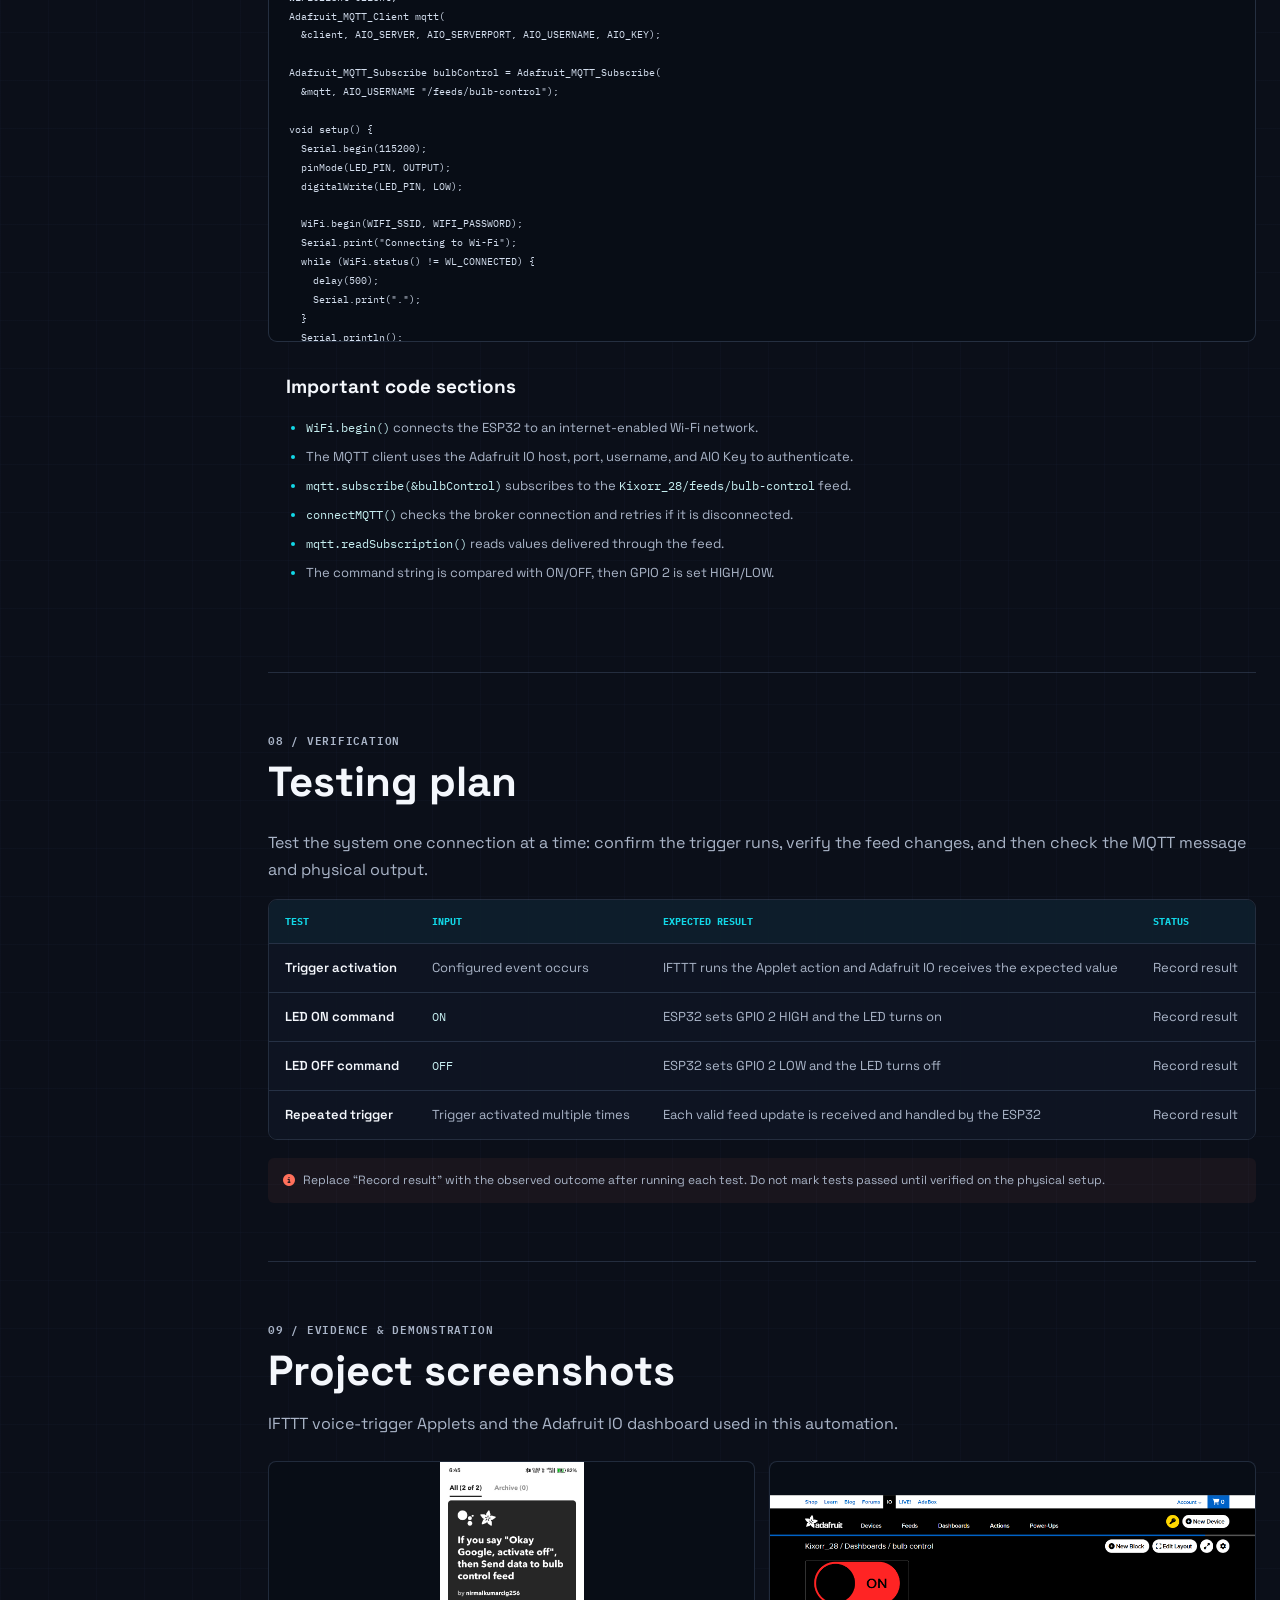
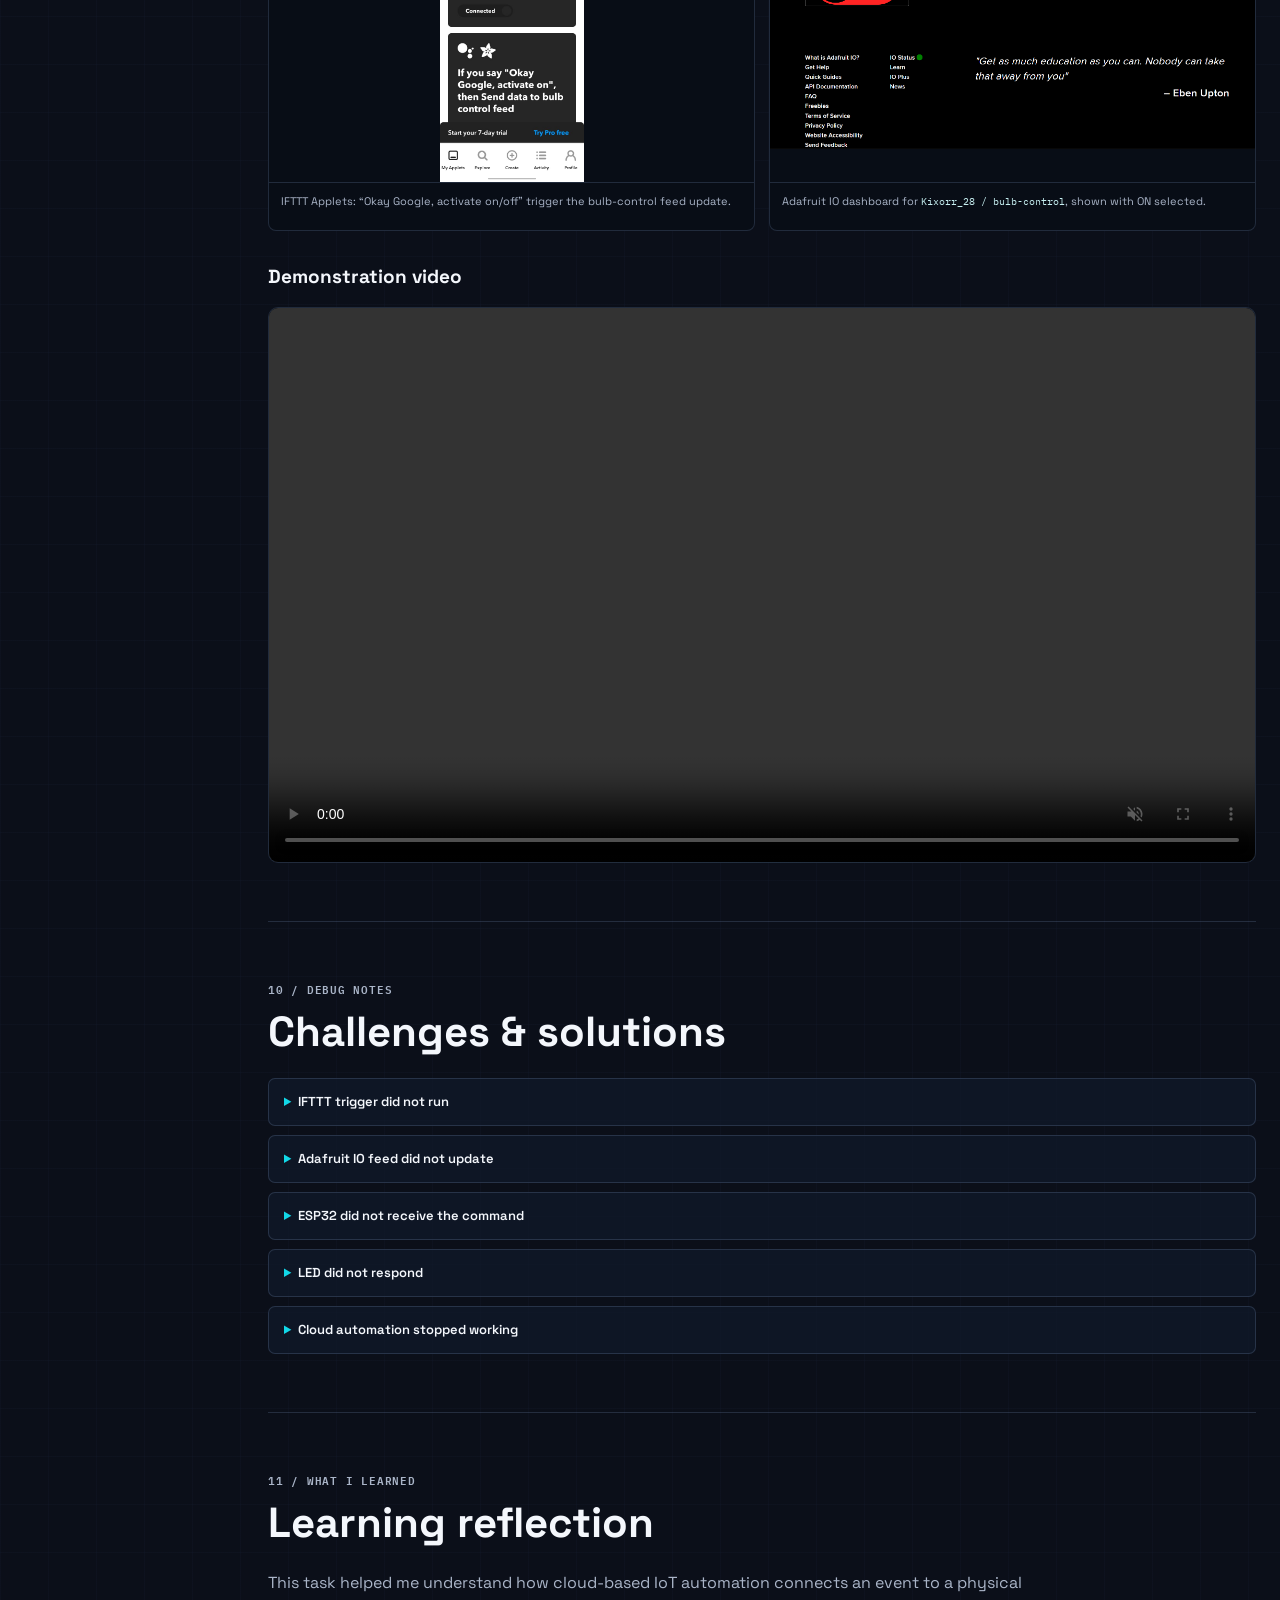
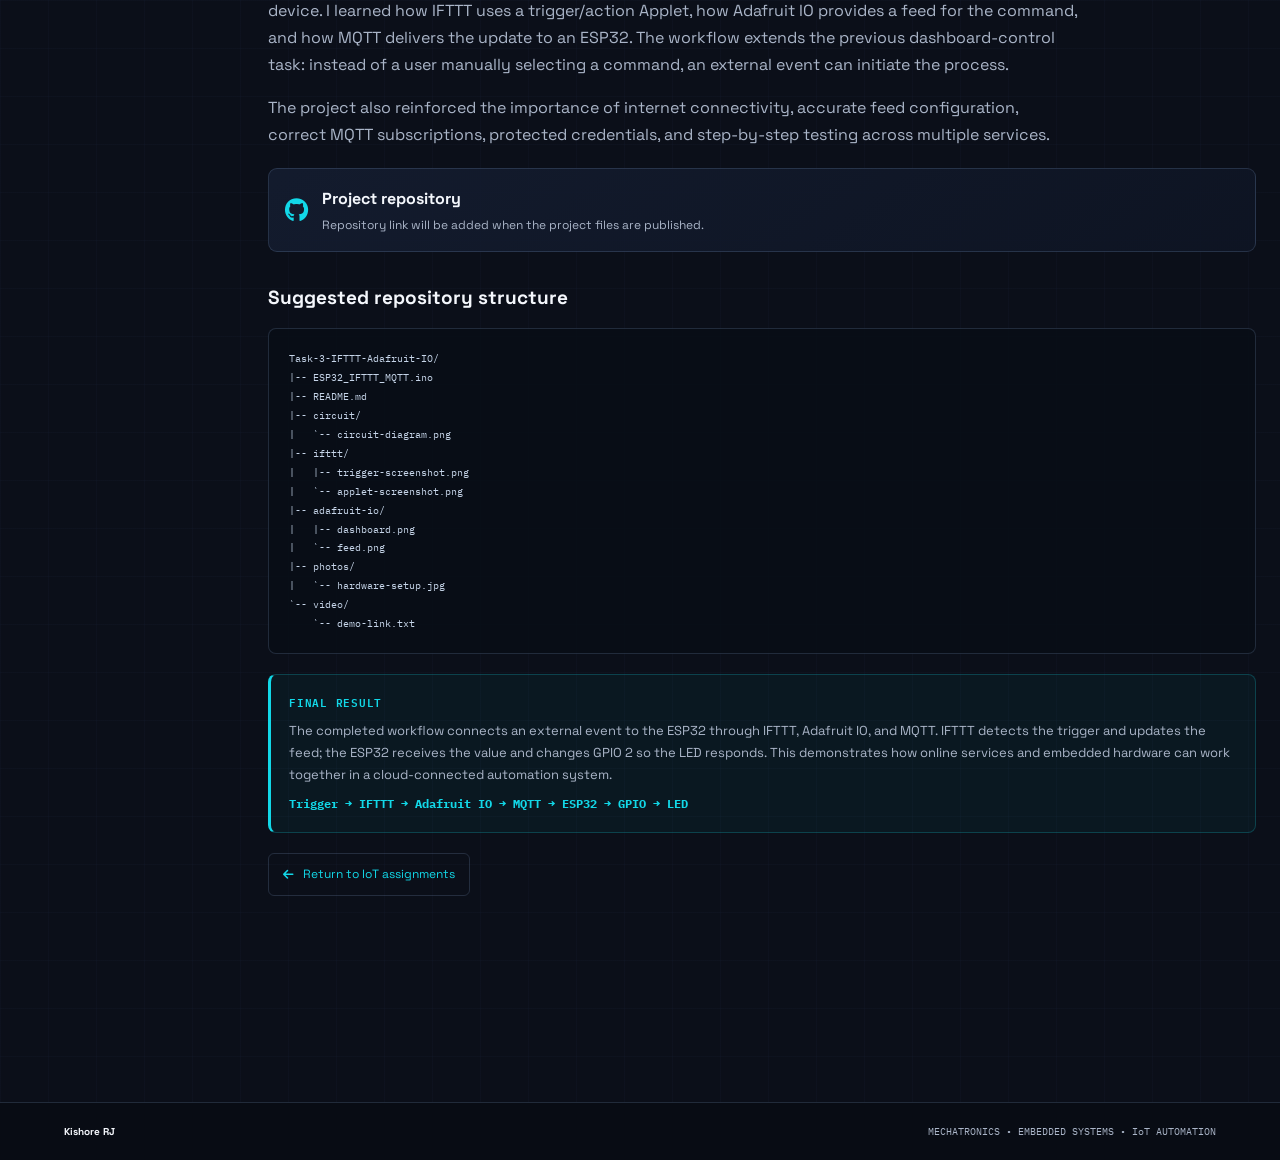
<file: iot-task-3.html>
<!DOCTYPE html>
<html lang="en">
<head>
    <meta charset="UTF-8">
    <meta name="viewport" content="width=device-width, initial-scale=1.0">
    <meta name="description" content="IoT automation with IFTTT, Adafruit IO, MQTT, and an ESP32 LED.">
    <title>Task 03 | IFTTT + Adafruit IO IoT Automation</title>
    <link rel="preconnect" href="https://fonts.googleapis.com">
    <link rel="preconnect" href="https://fonts.gstatic.com" crossorigin>
    <link href="https://fonts.googleapis.com/css2?family=Space+Grotesk:wght@400;500;600;700&family=IBM+Plex+Mono:wght@400;500;600&display=swap" rel="stylesheet">
    <link rel="stylesheet" href="https://cdnjs.cloudflare.com/ajax/libs/font-awesome/6.2.0/css/all.min.css">
    <link rel="stylesheet" href="iot-task-1.css">
</head>
<body>
    <header class="task-nav">
        <a class="brand" href="index.html#protosem"><span class="brand-mark">K</span> Kishore RJ</a>
        <a class="back-link" href="index.html#protosem"><i class="fa-solid fa-arrow-left" aria-hidden="true"></i> Back to IoT assignments</a>
    </header>

    <main>
        <section class="task-hero" aria-labelledby="task-title">
            <div class="hero-grid" aria-hidden="true"></div>
            <div class="hero-inner">
                <p class="eyebrow"><span class="pulse-dot"></span> IOT WORKS / TASK 03</p>
                <p class="hero-overline">IFTTT &bull; ADAFRUIT IO &bull; MQTT &bull; ESP32</p>
                <h1 id="task-title">IFTTT + Adafruit IO<br><span>IoT Automation</span></h1>
                <p class="hero-copy">Turn an external event into a physical action by linking an IFTTT Applet, a cloud feed, and an ESP32 subscriber.</p>
                <div class="hero-flow" aria-label="Automation system flow">
                    <span>Trigger</span><i class="fa-solid fa-arrow-right" aria-hidden="true"></i>
                    <span>IFTTT</span><i class="fa-solid fa-arrow-right" aria-hidden="true"></i>
                    <span>Adafruit IO</span><i class="fa-solid fa-arrow-right" aria-hidden="true"></i>
                    <span>ESP32</span><i class="fa-solid fa-arrow-right" aria-hidden="true"></i>
                    <span>LED</span>
                </div>
            </div>
            <div class="hero-index" aria-hidden="true">03</div>
        </section>

        <div class="page-layout">
            <aside class="side-rail" aria-label="Assignment sections">
                <p>ON THIS PAGE</p>
                <a href="#overview">01 Overview</a>
                <a href="#concepts">02 Automation concepts</a>
                <a href="#system">03 System design</a>
                <a href="#ifttt">04 IFTTT Applet</a>
                <a href="#cloud">05 Adafruit IO feed</a>
                <a href="#hardware">06 Hardware</a>
                <a href="#implementation">07 Firmware</a>
                <a href="#testing">08 Testing</a>
                <a href="#evidence">09 Evidence &amp; video</a>
                <a href="#challenges">10 Challenges</a>
                <a href="#reflection">11 Reflection</a>
            </aside>

            <article class="task-content">
                <section class="content-section" id="overview">
                    <p class="section-index">01 / THE CHALLENGE</p>
                    <h2>Overview</h2>
                    <div class="overview-grid">
                        <div><h3>Objective</h3><p>Develop an IoT automation system using an ESP32, IFTTT, Adafruit IO, and MQTT. A predefined external event should update a cloud feed and cause the ESP32 to control an LED without requiring a manual dashboard command.</p></div>
                        <div><h3>Problem being addressed</h3><p>A basic connected device is often controlled manually through an app or dashboard. Automation adds a trigger and rules so a configured event can start the action automatically.</p></div>
                    </div>
                    <div class="result-callout"><span class="callout-icon"><i class="fa-solid fa-wand-magic-sparkles" aria-hidden="true"></i></span><div><strong>Project summary</strong><p>IFTTT detects a configured trigger and runs an action that updates an Adafruit IO feed. The ESP32 subscribes to that feed over MQTT and changes the LED state in response.</p></div></div>
                </section>

                <section class="content-section" id="concepts">
                    <p class="section-index">02 / AUTOMATION CONCEPTS</p>
                    <h2>From event to action</h2>
                    <p class="section-intro">IoT automation lets connected systems perform an action when a predefined event or condition occurs, instead of waiting for a person to press a control.</p>
                    <div class="concept-grid">
                        <div class="concept"><span>01 / IF THIS</span><h4>Trigger</h4><p>An event that starts the automation. The specific trigger for this build is project-specific and should be recorded in the configuration below.</p></div>
                        <div class="concept"><span>02 / AUTOMATION</span><h4>IFTTT Applet</h4><p>IFTTT means “If This Then That.” An Applet connects a trigger service or event to an action.</p></div>
                        <div class="concept"><span>03 / THEN THAT</span><h4>Action</h4><p>The operation IFTTT runs after the trigger. Here, the action sends a value to Adafruit IO.</p></div>
                        <div class="concept"><span>04 / DEVICE</span><h4>ESP32 + LED</h4><p>The ESP32 receives the cloud command through MQTT and applies it to its GPIO output.</p></div>
                    </div>
                    <p>Examples of possible IFTTT triggers include a Webhooks event, a button event, a scheduled event, or an event from a connected application. The actual event used for this assignment should be documented accurately rather than inferred.</p>
                </section>

                <section class="content-section" id="system">
                    <p class="section-index">03 / END-TO-END ARCHITECTURE</p>
                    <h2>System design &amp; data flow</h2>
                    <p class="section-intro">The automation and device-control layers are separate: IFTTT evaluates the trigger, while Adafruit IO and MQTT deliver the command to the hardware.</p>
                    <div class="flow-diagram" aria-label="External trigger flows through IFTTT and Adafruit IO to an ESP32 MQTT subscriber and LED">
                        <div class="flow-node"><i class="fa-solid fa-bolt" aria-hidden="true"></i><strong>Trigger</strong><small>External event</small></div>
                        <span class="flow-connector"><i class="fa-solid fa-arrow-right" aria-hidden="true"></i><small>If This</small></span>
                        <div class="flow-node"><i class="fa-solid fa-diagram-project" aria-hidden="true"></i><strong>IFTTT</strong><small>Applet action</small></div>
                        <span class="flow-connector"><i class="fa-solid fa-arrow-right" aria-hidden="true"></i><small>Update feed</small></span>
                        <div class="flow-node emphasis"><i class="fa-solid fa-cloud" aria-hidden="true"></i><strong>Adafruit IO</strong><small>Feed + MQTT broker</small></div>
                        <span class="flow-connector"><i class="fa-solid fa-arrow-right" aria-hidden="true"></i><small>MQTT</small></span>
                        <div class="flow-node"><i class="fa-solid fa-microchip" aria-hidden="true"></i><strong>ESP32</strong><small>Subscriber</small></div>
                        <span class="flow-connector"><i class="fa-solid fa-arrow-right" aria-hidden="true"></i><small>GPIO 2</small></span>
                        <div class="flow-node led-node"><i class="fa-solid fa-lightbulb" aria-hidden="true"></i><strong>LED</strong><small>Physical output</small></div>
                    </div>
                    <ol class="data-flow-list">
                        <li>A predefined external trigger occurs.</li>
                        <li>IFTTT detects the event and runs the configured Applet.</li>
                        <li>The Applet action sends the selected command to Adafruit IO.</li>
                        <li>The <code>bulb-control</code> feed stores the new value.</li>
                        <li>The Adafruit IO MQTT broker forwards it to the subscribed ESP32.</li>
                        <li>The ESP32 reads the command and selects the corresponding output state.</li>
                        <li>GPIO 2 changes state and the LED responds.</li>
                    </ol>
                    <div class="request-pair"><div><span class="request-method">FEED VALUE</span><code>ON</code><span class="request-result">GPIO 2 = HIGH</span></div><div><span class="request-method">FEED VALUE</span><code>OFF</code><span class="request-result">GPIO 2 = LOW</span></div></div>
                    <h3>Example automation sequence</h3>
                    <div class="implementation-steps"><span>Trigger occurs</span><i class="fa-solid fa-arrow-right" aria-hidden="true"></i><span>IFTTT detects event</span><i class="fa-solid fa-arrow-right" aria-hidden="true"></i><span>Applet runs action</span><i class="fa-solid fa-arrow-right" aria-hidden="true"></i><span>Feed updates</span><i class="fa-solid fa-arrow-right" aria-hidden="true"></i><span>ESP32 receives MQTT</span><i class="fa-solid fa-arrow-right" aria-hidden="true"></i><span>LED responds</span></div>
                </section>

                <section class="content-section" id="ifttt">
                    <p class="section-index">04 / AUTOMATION CONFIGURATION</p>
                    <h2>IFTTT Applet setup</h2>
                    <p>An IFTTT Applet follows the “If This, Then That” pattern. It contains a trigger and an action. When the trigger event occurs, IFTTT runs the action that sends the command to Adafruit IO.</p>
                    <div class="setup-steps">
                        <article><span>01</span><div><h3>Choose the trigger service</h3><p>Select the connected service or event that starts the automation. Record the real trigger used in your build below.</p></div></article>
                        <article><span>02</span><div><h3>Configure the trigger event</h3><p>Set any event name, schedule, button, or service conditions required by the selected trigger.</p></div></article>
                        <article><span>03</span><div><h3>Select the action</h3><p>Configure the IFTTT action to update the intended Adafruit IO feed with the appropriate command value.</p></div></article>
                        <article><span>04</span><div><h3>Test the Applet</h3><p>Activate the trigger and verify that the expected value appears in the Adafruit IO feed before testing the ESP32 response.</p></div></article>
                    </div>
                    <div class="overview-grid dashboard-values">
                        <div><span class="dashboard-state state-on"><i class="fa-solid fa-bolt" aria-hidden="true"></i> TRIGGER</span><h3>Your actual trigger</h3><p>[Add the IFTTT trigger used in your project]</p></div>
                        <div><span class="dashboard-state state-off"><i class="fa-solid fa-arrow-right" aria-hidden="true"></i> ACTION</span><h3>Your configured action</h3><p>[Add the IFTTT action and the value it sends]</p></div>
                    </div>
                    <div class="credential-warning"><i class="fa-solid fa-lock" aria-hidden="true"></i><div><strong>Keep service credentials private</strong><p>Do not publish Webhooks keys, service tokens, Wi-Fi passwords, or your Adafruit IO AIO Key in this page or in a public repository.</p></div></div>
                </section>

                <section class="content-section" id="cloud">
                    <p class="section-index">05 / CLOUD FEED</p>
                    <h2>Adafruit IO feed</h2>
                    <p>Adafruit IO provides the IoT cloud layer between the IFTTT automation and the ESP32. The feed stores the command produced by the Applet action. The ESP32 subscribes to the feed through MQTT and checks for new messages.</p>
                    <div class="feed-callout"><span>MQTT FEED / TOPIC</span><code>Kixorr_28/feeds/bulb-control</code><p>The IFTTT action updates the <code>bulb-control</code> feed. The ESP32 listens to the matching account feed and reacts to <code>ON</code> or <code>OFF</code>.</p></div>
                    <div class="overview-grid dashboard-values">
                        <div><span class="dashboard-state state-on"><i class="fa-solid fa-toggle-on" aria-hidden="true"></i> ON</span><h3>Turn LED on</h3><p>Adafruit IO feed receives <code>ON</code>; ESP32 writes HIGH to GPIO 2.</p></div>
                        <div><span class="dashboard-state state-off"><i class="fa-solid fa-toggle-off" aria-hidden="true"></i> OFF</span><h3>Turn LED off</h3><p>Adafruit IO feed receives <code>OFF</code>; ESP32 writes LOW to GPIO 2.</p></div>
                    </div>
                    <h3>Cloud connection parameters</h3>
                    <div class="table-wrap"><table><thead><tr><th>Parameter</th><th>Value / role</th></tr></thead><tbody>
                        <tr><td>Adafruit IO broker</td><td><code>io.adafruit.com</code></td></tr>
                        <tr><td>MQTT port</td><td><code>1883</code></td></tr>
                        <tr><td>Adafruit IO username</td><td><code>Kixorr_28</code></td></tr>
                        <tr><td>Feed</td><td><code>bulb-control</code></td></tr>
                        <tr><td>Publisher</td><td>IFTTT action</td></tr>
                        <tr><td>Subscriber</td><td>ESP32 MQTT client</td></tr>
                        <tr><td>Payloads</td><td><code>ON</code> / <code>OFF</code></td></tr>
                        <tr><td>Transport</td><td>Wi-Fi and internet</td></tr>
                    </tbody></table></div>
                </section>

                <section class="content-section" id="hardware">
                    <p class="section-index">06 / DEVICE SETUP</p>
                    <h2>Hardware &amp; software</h2>
                    <div class="table-wrap"><table><thead><tr><th>Hardware component</th><th>Purpose</th></tr></thead><tbody>
                        <tr><td>ESP32 development board</td><td>Main IoT controller and MQTT subscriber</td></tr>
                        <tr><td>LED</td><td>Output actuator controlled by the automation</td></tr>
                        <tr><td>Resistor</td><td>Limits current through the LED</td></tr>
                        <tr><td>Breadboard</td><td>Prototyping the circuit</td></tr>
                        <tr><td>Jumper wires</td><td>Electrical connections</td></tr>
                        <tr><td>USB cable</td><td>Power and programming</td></tr>
                        <tr><td>Wi-Fi network</td><td>Internet connectivity for cloud services</td></tr>
                    </tbody></table></div>
                    <h3>Software &amp; cloud platforms</h3>
                    <div class="table-wrap"><table><thead><tr><th>Platform / software</th><th>Purpose</th></tr></thead><tbody>
                        <tr><td>Arduino IDE</td><td>ESP32 programming and upload</td></tr>
                        <tr><td>ESP32 board package</td><td>ESP32 development support in Arduino IDE</td></tr>
                        <tr><td>IFTTT</td><td>Trigger/action automation workflow</td></tr>
                        <tr><td>Adafruit IO</td><td>Cloud feed and IoT communication platform</td></tr>
                        <tr><td>MQTT</td><td>Cloud-to-device messaging protocol</td></tr>
                        <tr><td>Adafruit MQTT library</td><td>MQTT client support for the ESP32 sketch</td></tr>
                        <tr><td>Web browser</td><td>Configure IFTTT and inspect Adafruit IO</td></tr>
                    </tbody></table></div>
                    <div class="wiring-panel"><div class="wiring-heading"><i class="fa-solid fa-diagram-project" aria-hidden="true"></i><h3>LED wiring reference</h3></div>
                        <div class="wiring-row"><span>GPIO 2</span><b></b><span>Resistor → LED anode</span></div>
                        <div class="wiring-row"><span>GND</span><b></b><span>LED cathode / circuit ground</span></div>
                        <p class="note"><i class="fa-solid fa-circle-info" aria-hidden="true"></i> Check your ESP32 board pinout. Use a current-limiting resistor with an external LED.</p>
                    </div>
                </section>

                <section class="content-section" id="implementation">
                    <p class="section-index">07 / FIRMWARE</p>
                    <h2>ESP32 MQTT implementation</h2>
                    <p class="section-intro">The device connects to Wi-Fi, authenticates with Adafruit IO, subscribes to the feed, and processes new values. The IFTTT platform updates the feed; the ESP32 sketch handles the cloud-to-device command.</p>
                    <div class="code-window">
                        <div class="code-title"><span><i class="fa-solid fa-code" aria-hidden="true"></i> ESP32_IFTTT_MQTT.ino</span><button class="copy-button" type="button" aria-label="Copy sketch"><i class="fa-regular fa-copy" aria-hidden="true"></i></button></div>
                        <pre><code id="mqtt-code">#include &lt;WiFi.h&gt;
#include "Adafruit_MQTT.h"
#include "Adafruit_MQTT_Client.h"

#define WIFI_SSID "YOUR_WIFI_NAME"
#define WIFI_PASSWORD "YOUR_WIFI_PASSWORD"
#define AIO_SERVER "io.adafruit.com"
#define AIO_SERVERPORT 1883
#define AIO_USERNAME "Kixorr_28"
#define AIO_KEY "YOUR_ADAFRUIT_IO_KEY"
#define LED_PIN 2

WiFiClient client;
Adafruit_MQTT_Client mqtt(
  &amp;client, AIO_SERVER, AIO_SERVERPORT, AIO_USERNAME, AIO_KEY);

Adafruit_MQTT_Subscribe bulbControl = Adafruit_MQTT_Subscribe(
  &amp;mqtt, AIO_USERNAME "/feeds/bulb-control");

void setup() {
  Serial.begin(115200);
  pinMode(LED_PIN, OUTPUT);
  digitalWrite(LED_PIN, LOW);

  WiFi.begin(WIFI_SSID, WIFI_PASSWORD);
  Serial.print("Connecting to Wi-Fi");
  while (WiFi.status() != WL_CONNECTED) {
    delay(500);
    Serial.print(".");
  }
  Serial.println();
  Serial.println("Wi-Fi connected");
  Serial.print("IP Address: ");
  Serial.println(WiFi.localIP());
  mqtt.subscribe(&amp;bulbControl);
}

void connectMQTT() {
  int8_t result;
  if (mqtt.connected()) return;

  Serial.print("Connecting to Adafruit IO...");
  while ((result = mqtt.connect()) != 0) {
    Serial.println(mqtt.connectErrorString(result));
    mqtt.disconnect();
    delay(5000);
  }
  Serial.println("Connected to Adafruit IO");
}

void loop() {
  connectMQTT();
  mqtt.processPackets(1000);

  Adafruit_MQTT_Subscribe *subscription;
  while ((subscription = mqtt.readSubscription(1000))) {
    if (subscription == &amp;bulbControl) {
      String command = (char *)bulbControl.lastread;
      command.trim();
      Serial.print("Received: ");
      Serial.println(command);

      if (command == "ON") {
        digitalWrite(LED_PIN, HIGH);
        Serial.println("LED ON");
      } else if (command == "OFF") {
        digitalWrite(LED_PIN, LOW);
        Serial.println("LED OFF");
      }
    }
  }
}</code></pre>
                    </div>
                    <div class="code-explanation"><h3>Important code sections</h3><ul>
                        <li><code>WiFi.begin()</code> connects the ESP32 to an internet-enabled Wi-Fi network.</li>
                        <li>The MQTT client uses the Adafruit IO host, port, username, and AIO Key to authenticate.</li>
                        <li><code>mqtt.subscribe(&amp;bulbControl)</code> subscribes to the <code>Kixorr_28/feeds/bulb-control</code> feed.</li>
                        <li><code>connectMQTT()</code> checks the broker connection and retries if it is disconnected.</li>
                        <li><code>mqtt.readSubscription()</code> reads values delivered through the feed.</li>
                        <li>The command string is compared with ON/OFF, then GPIO 2 is set HIGH/LOW.</li>
                    </ul></div>
                </section>

                <section class="content-section" id="testing">
                    <p class="section-index">08 / VERIFICATION</p>
                    <h2>Testing plan</h2>
                    <p>Test the system one connection at a time: confirm the trigger runs, verify the feed changes, and then check the MQTT message and physical output.</p>
                    <div class="table-wrap"><table><thead><tr><th>Test</th><th>Input</th><th>Expected result</th><th>Status</th></tr></thead><tbody>
                        <tr><td>Trigger activation</td><td>Configured event occurs</td><td>IFTTT runs the Applet action and Adafruit IO receives the expected value</td><td>Record result</td></tr>
                        <tr><td>LED ON command</td><td><code>ON</code></td><td>ESP32 sets GPIO 2 HIGH and the LED turns on</td><td>Record result</td></tr>
                        <tr><td>LED OFF command</td><td><code>OFF</code></td><td>ESP32 sets GPIO 2 LOW and the LED turns off</td><td>Record result</td></tr>
                        <tr><td>Repeated trigger</td><td>Trigger activated multiple times</td><td>Each valid feed update is received and handled by the ESP32</td><td>Record result</td></tr>
                    </tbody></table></div>
                    <p class="note"><i class="fa-solid fa-circle-info" aria-hidden="true"></i> Replace “Record result” with the observed outcome after running each test. Do not mark tests passed until verified on the physical setup.</p>
                </section>

                <section class="content-section" id="evidence">
                    <p class="section-index">09 / EVIDENCE &amp; DEMONSTRATION</p>
                    <h2>Project screenshots</h2>
                    <p class="section-intro">IFTTT voice-trigger Applets and the Adafruit IO dashboard used in this automation.</p>
                    <div class="evidence-gallery">
                        <figure><a href="images/iot%203%20images/IOT%20assignment%203.jpeg" target="_blank" rel="noopener noreferrer"><img src="images/iot%203%20images/IOT%20assignment%203.jpeg" alt="IFTTT Applets for Google Assistant voice commands that update the bulb control feed" loading="lazy"></a><figcaption>IFTTT Applets: “Okay Google, activate on/off” trigger the bulb-control feed update.</figcaption></figure>
                        <figure><a href="images/iot%203%20images/Screenshot%202026-09-28%20154134.png" target="_blank" rel="noopener noreferrer"><img src="images/iot%203%20images/Screenshot%202026-09-28%20154134.png" alt="Adafruit IO bulb control dashboard showing the ON state" loading="lazy"></a><figcaption>Adafruit IO dashboard for <code>Kixorr_28 / bulb-control</code>, shown with ON selected.</figcaption></figure>
                    </div>
                    <h3>Demonstration video</h3>
                    <div class="video-stage">
                        <video id="task-video" controls preload="metadata" playsinline muted>
                            <source src="videos/IOT%20assignment%203.mp4" type="video/mp4">
                            Your browser does not support embedded video.
                        </video>
                        <div class="video-placeholder" id="video-placeholder" hidden>
                            <span class="video-play-icon"><i class="fa-solid fa-play" aria-hidden="true"></i></span>
                            <strong>Assignment 3 video could not be loaded</strong>
                            <span>Check that this file is included with the portfolio:</span>
                            <code>videos/IOT assignment 3.mp4</code>
                        </div>
                    </div>
                </section>

                <section class="content-section" id="challenges">
                    <p class="section-index">10 / DEBUG NOTES</p>
                    <h2>Challenges &amp; solutions</h2>
                    <div class="challenge-list">
                        <details><summary>IFTTT trigger did not run</summary><p>Review the selected service, event, and trigger conditions. Test the Applet workflow using the available test action.</p></details>
                        <details><summary>Adafruit IO feed did not update</summary><p>Check the IFTTT action configuration, feed name, account selection, and command value being sent.</p></details>
                        <details><summary>ESP32 did not receive the command</summary><p>Verify Wi-Fi internet access, MQTT connection status, subscription path, and feed name. Use Serial Monitor to check incoming values.</p></details>
                        <details><summary>LED did not respond</summary><p>Check the configured GPIO pin, circuit wiring, LED polarity, and whether the received value exactly matches ON or OFF.</p></details>
                        <details><summary>Cloud automation stopped working</summary><p>Confirm internet connectivity for the ESP32 and check that cloud credentials and service connections remain valid.</p></details>
                    </div>
                </section>

                <section class="content-section reflection-section" id="reflection">
                    <p class="section-index">11 / WHAT I LEARNED</p>
                    <h2>Learning reflection</h2>
                    <p>This task helped me understand how cloud-based IoT automation connects an event to a physical device. I learned how IFTTT uses a trigger/action Applet, how Adafruit IO provides a feed for the command, and how MQTT delivers the update to an ESP32. The workflow extends the previous dashboard-control task: instead of a user manually selecting a command, an external event can initiate the process.</p>
                    <p>The project also reinforced the importance of internet connectivity, accurate feed configuration, correct MQTT subscriptions, protected credentials, and step-by-step testing across multiple services.</p>
                    <div class="repository-note"><i class="fa-brands fa-github" aria-hidden="true"></i><div><strong>Project repository</strong><p>Repository link will be added when the project files are published.</p></div></div>
                    <h3>Suggested repository structure</h3>
                    <pre class="repo-tree"><code>Task-3-IFTTT-Adafruit-IO/
|-- ESP32_IFTTT_MQTT.ino
|-- README.md
|-- circuit/
|   `-- circuit-diagram.png
|-- ifttt/
|   |-- trigger-screenshot.png
|   `-- applet-screenshot.png
|-- adafruit-io/
|   |-- dashboard.png
|   `-- feed.png
|-- photos/
|   `-- hardware-setup.jpg
`-- video/
    `-- demo-link.txt</code></pre>
                    <div class="final-result"><span class="section-index">FINAL RESULT</span><p>The completed workflow connects an external event to the ESP32 through IFTTT, Adafruit IO, and MQTT. IFTTT detects the trigger and updates the feed; the ESP32 receives the value and changes GPIO 2 so the LED responds. This demonstrates how online services and embedded hardware can work together in a cloud-connected automation system.</p><strong>Trigger → IFTTT → Adafruit IO → MQTT → ESP32 → GPIO → LED</strong></div>
                    <a class="back-to-list" href="index.html#protosem"><i class="fa-solid fa-arrow-left" aria-hidden="true"></i> Return to IoT assignments</a>
                </section>
            </article>
        </div>
    </main>

    <footer class="task-footer"><span>Kishore RJ</span><span>MECHATRONICS &bull; EMBEDDED SYSTEMS &bull; IoT AUTOMATION</span></footer>
    <script>
        const taskVideo = document.querySelector('#task-video');
        const videoPlaceholder = document.querySelector('#video-placeholder');
        taskVideo.addEventListener('error', () => {
            taskVideo.hidden = true;
            videoPlaceholder.hidden = false;
        });

        const copyButton = document.querySelector('.copy-button');
        copyButton.addEventListener('click', async () => {
            try {
                await navigator.clipboard.writeText(document.querySelector('#mqtt-code').innerText);
                copyButton.innerHTML = '<i class="fa-solid fa-check" aria-hidden="true"></i>';
                copyButton.setAttribute('aria-label', 'Sketch copied');
            } catch {
                copyButton.setAttribute('aria-label', 'Clipboard access is unavailable');
            }
        });
    </script>
</body>
</html>
</file>
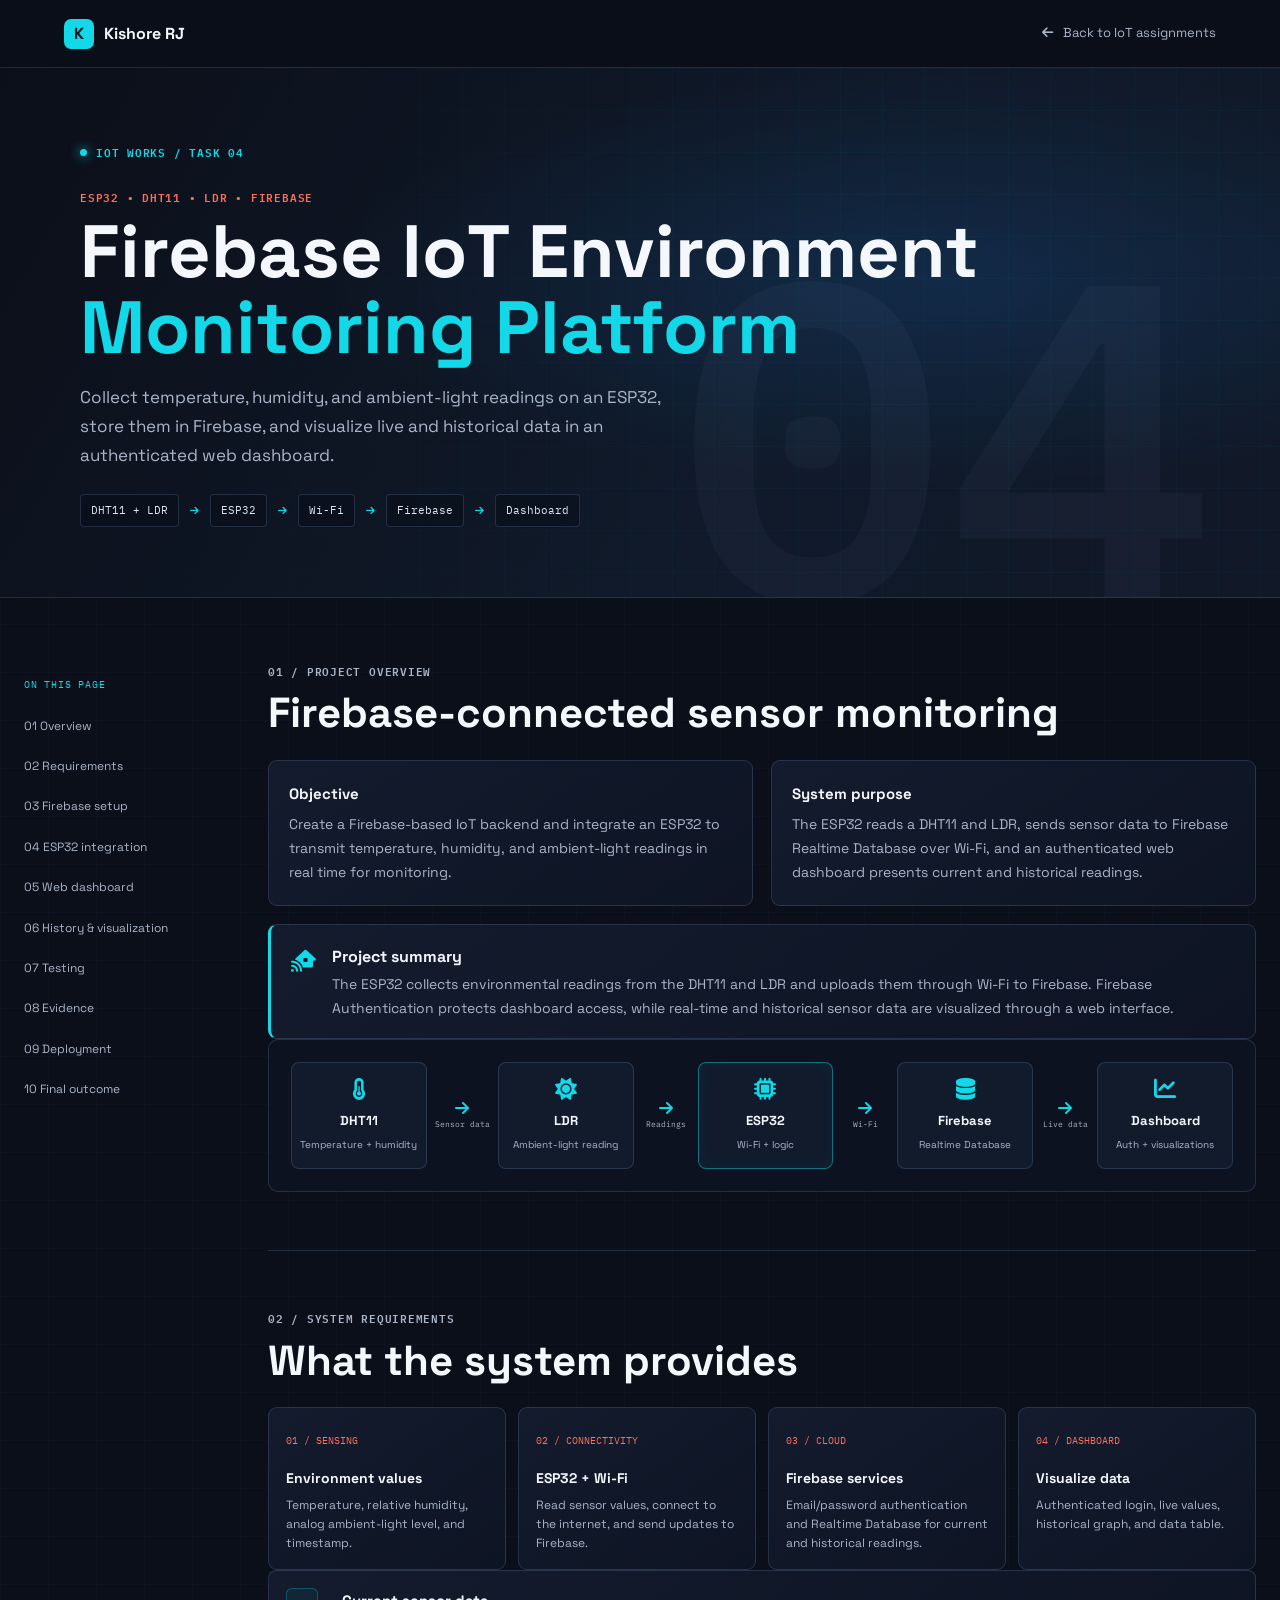
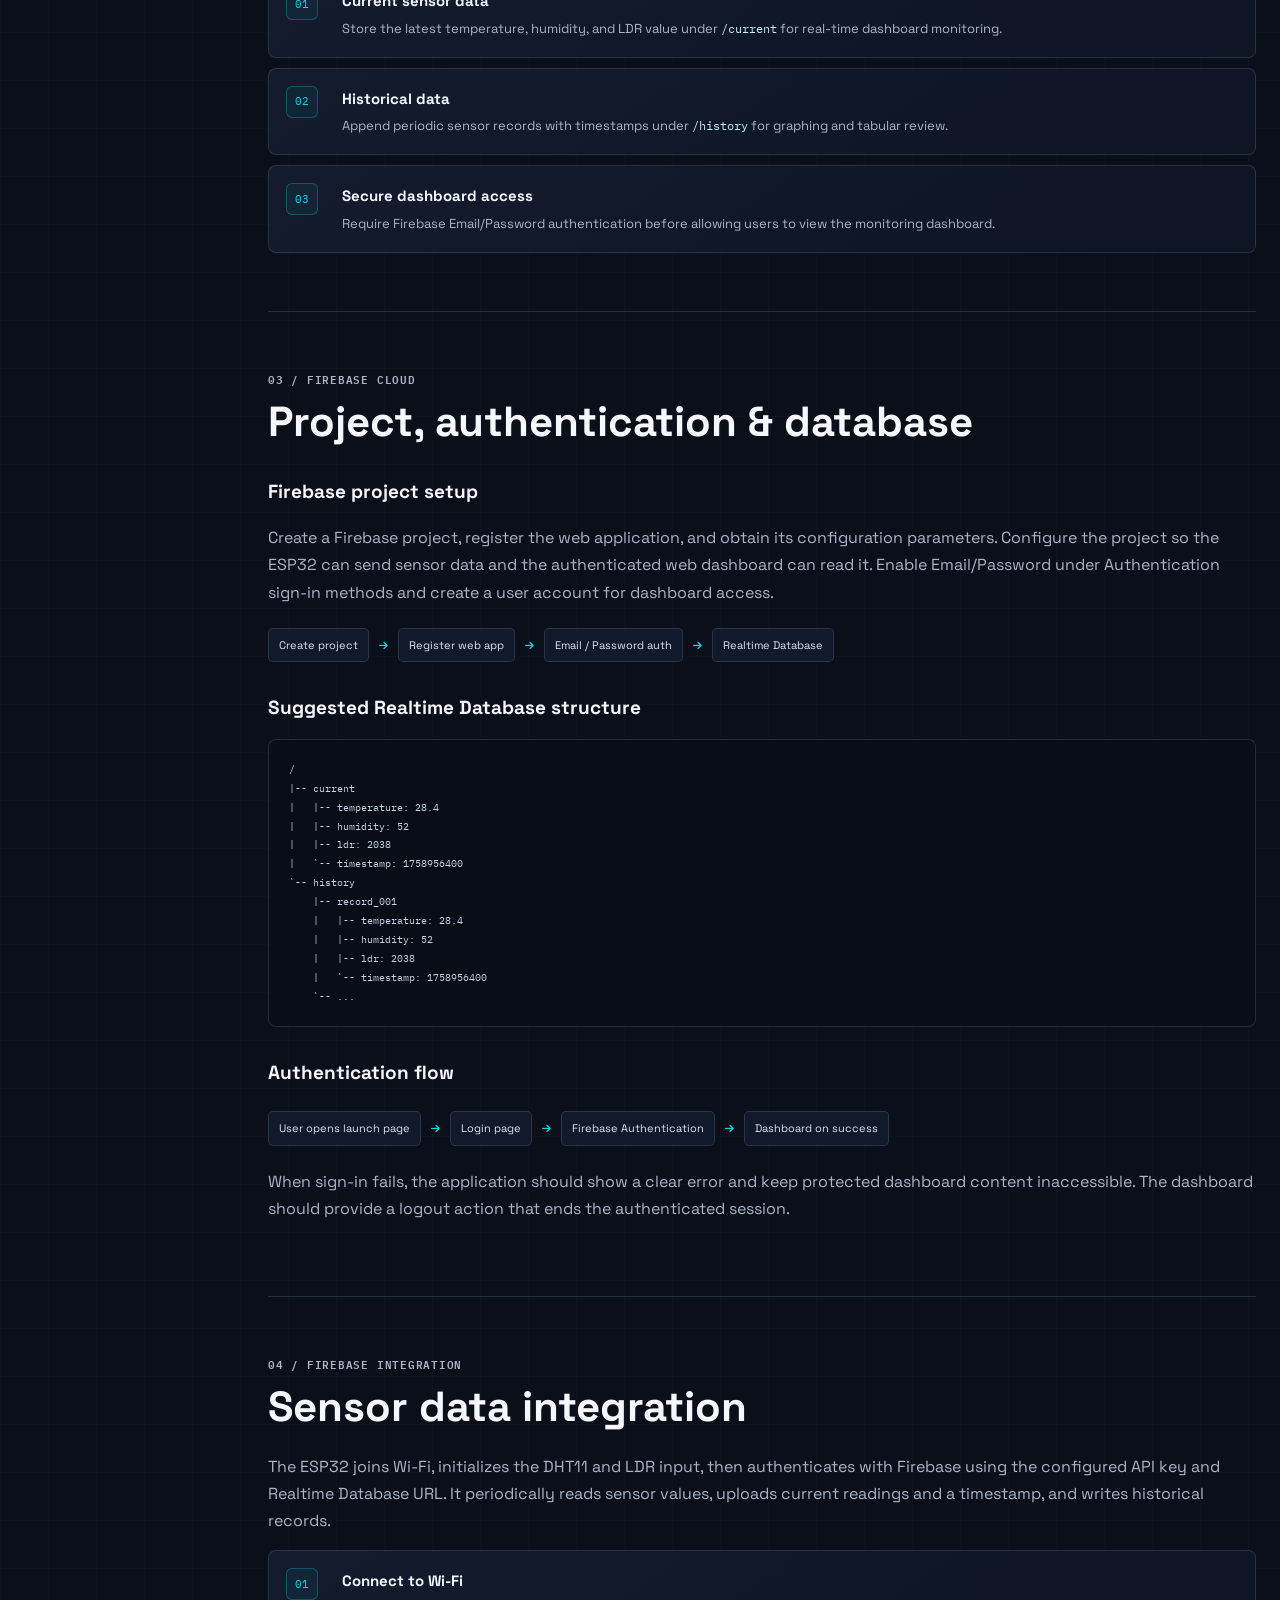
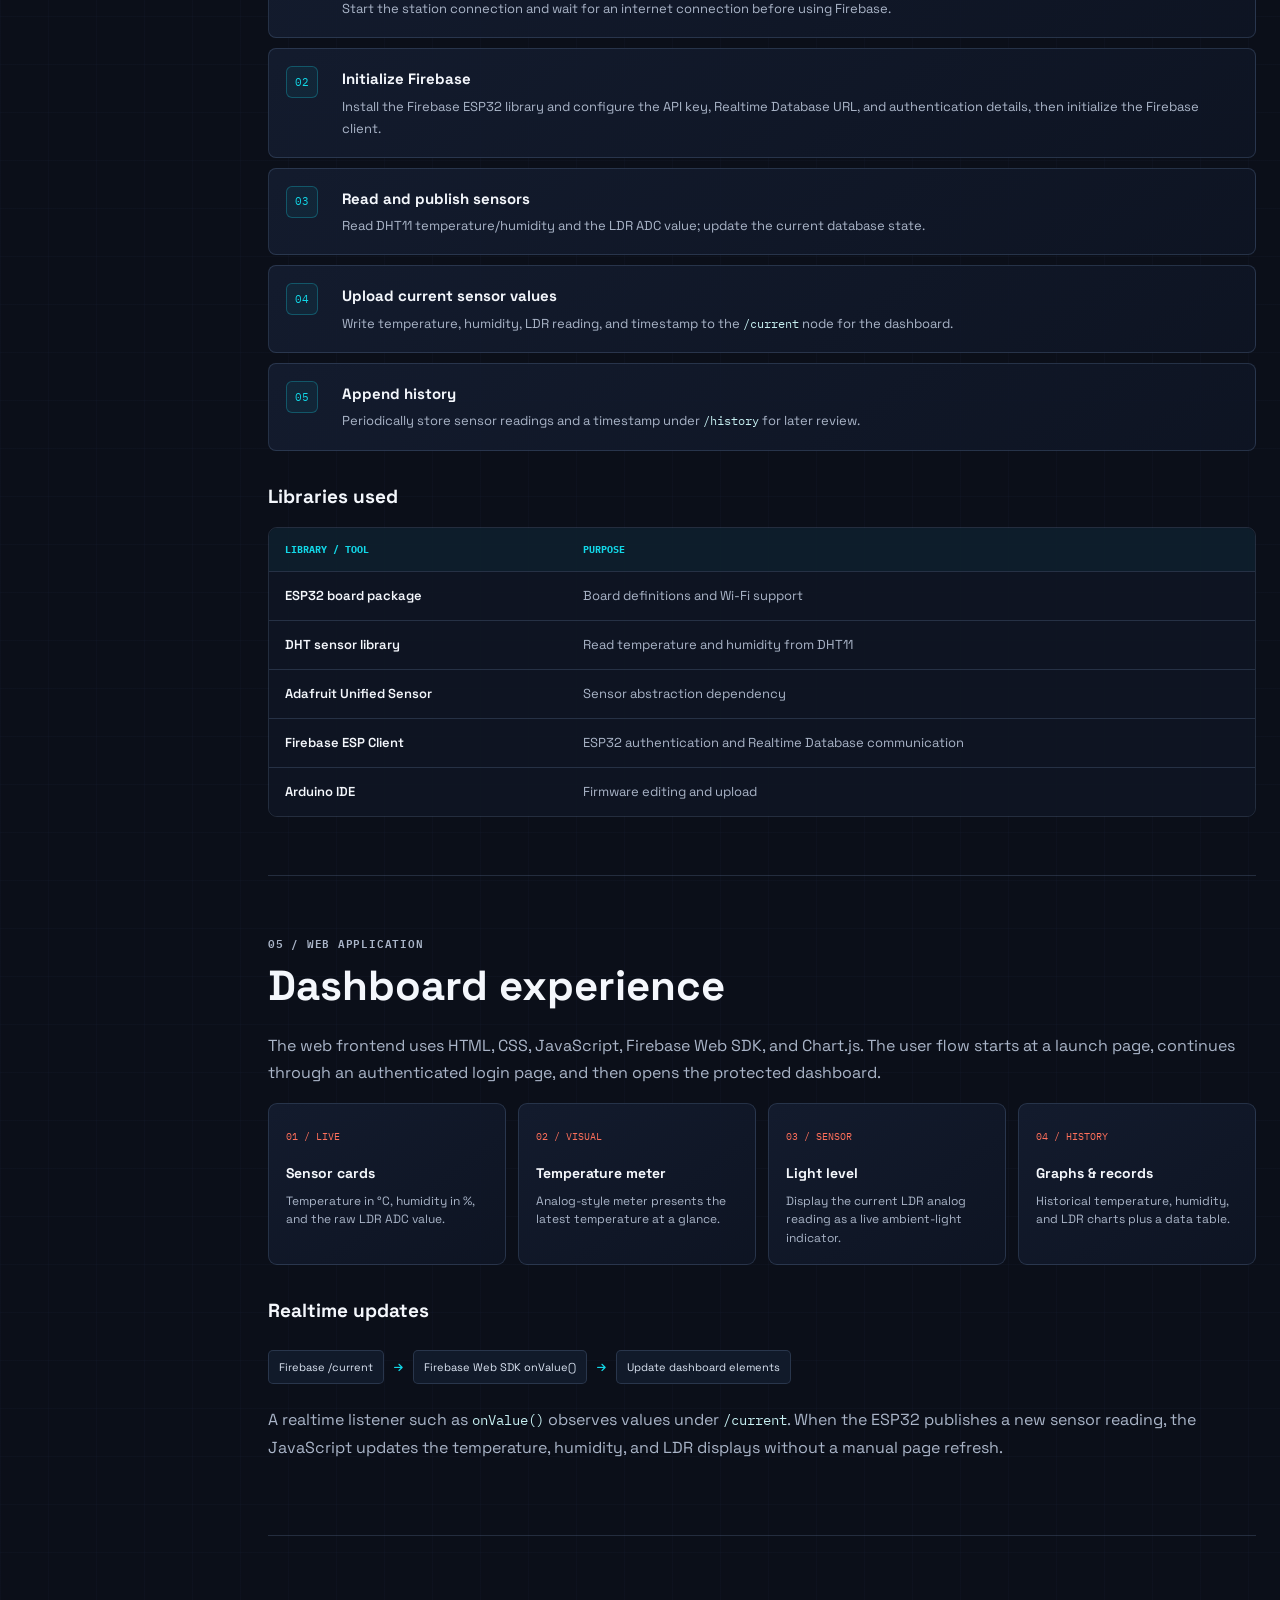
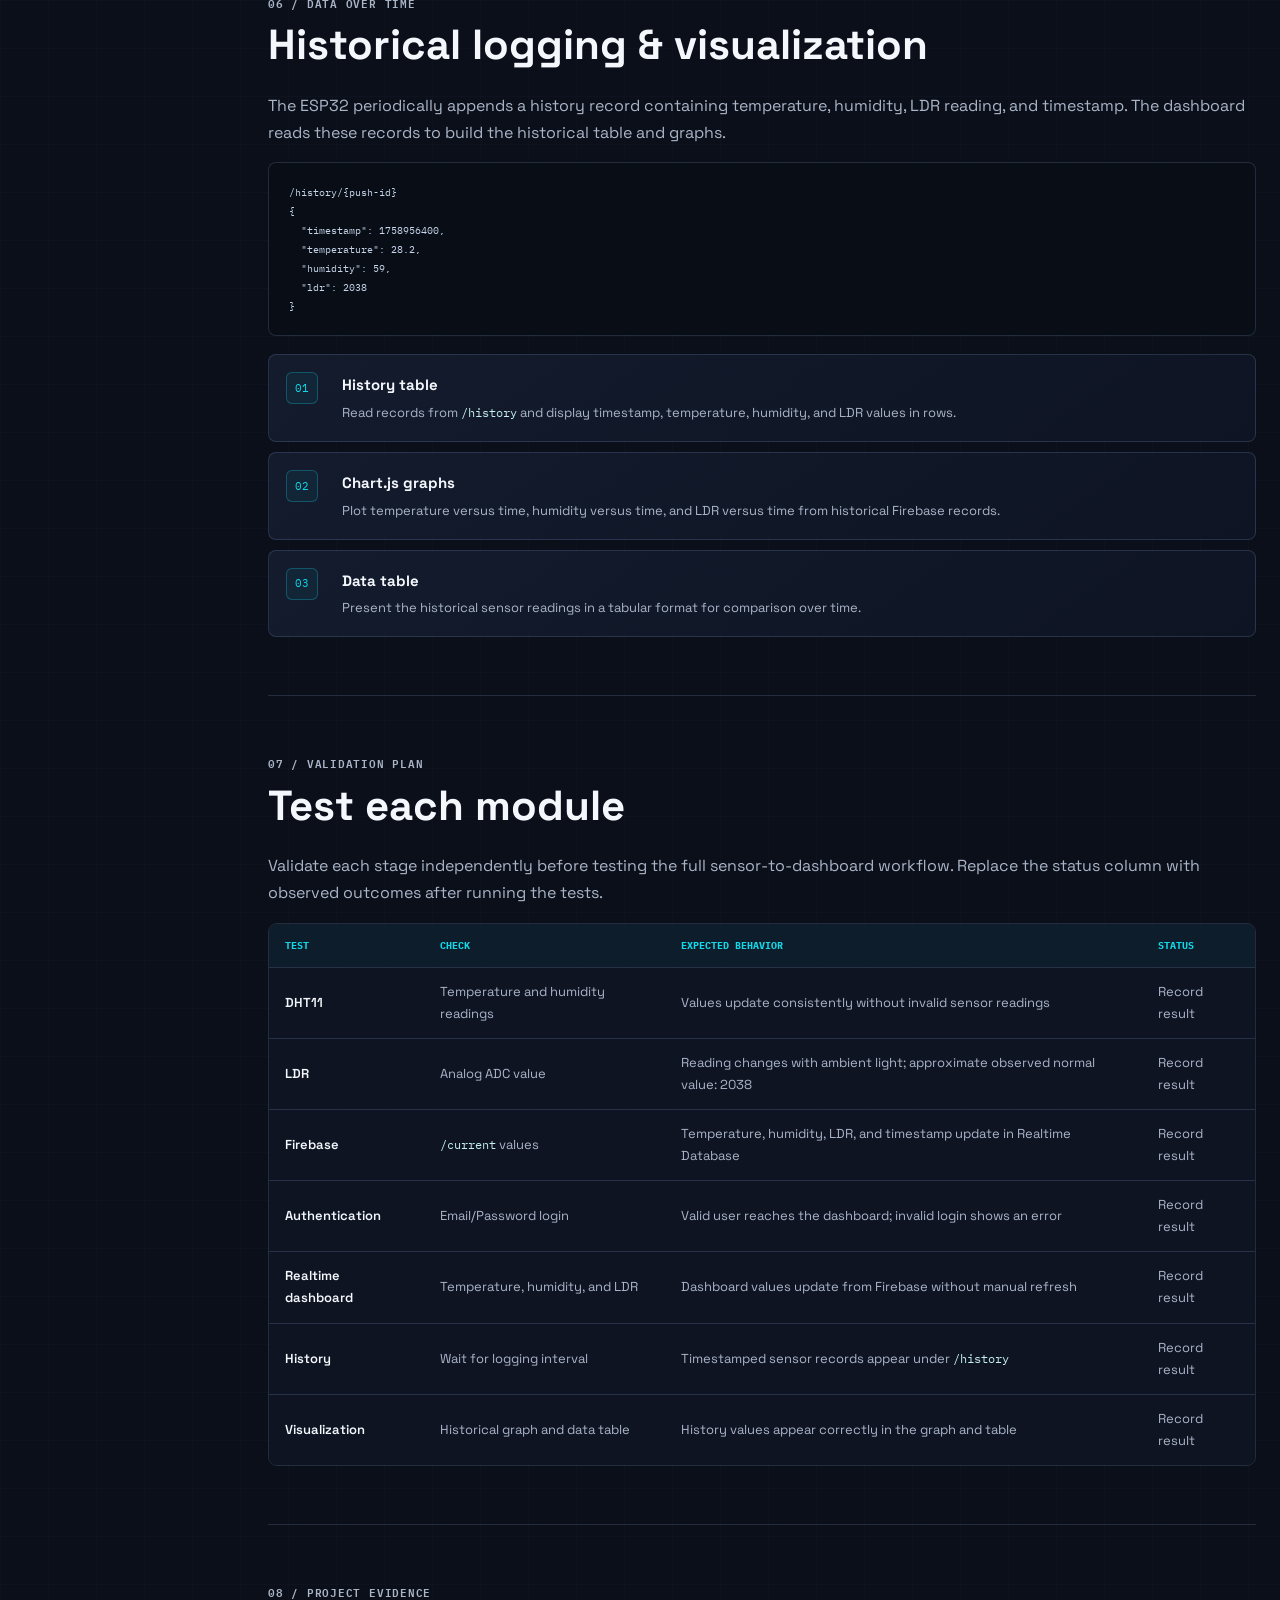
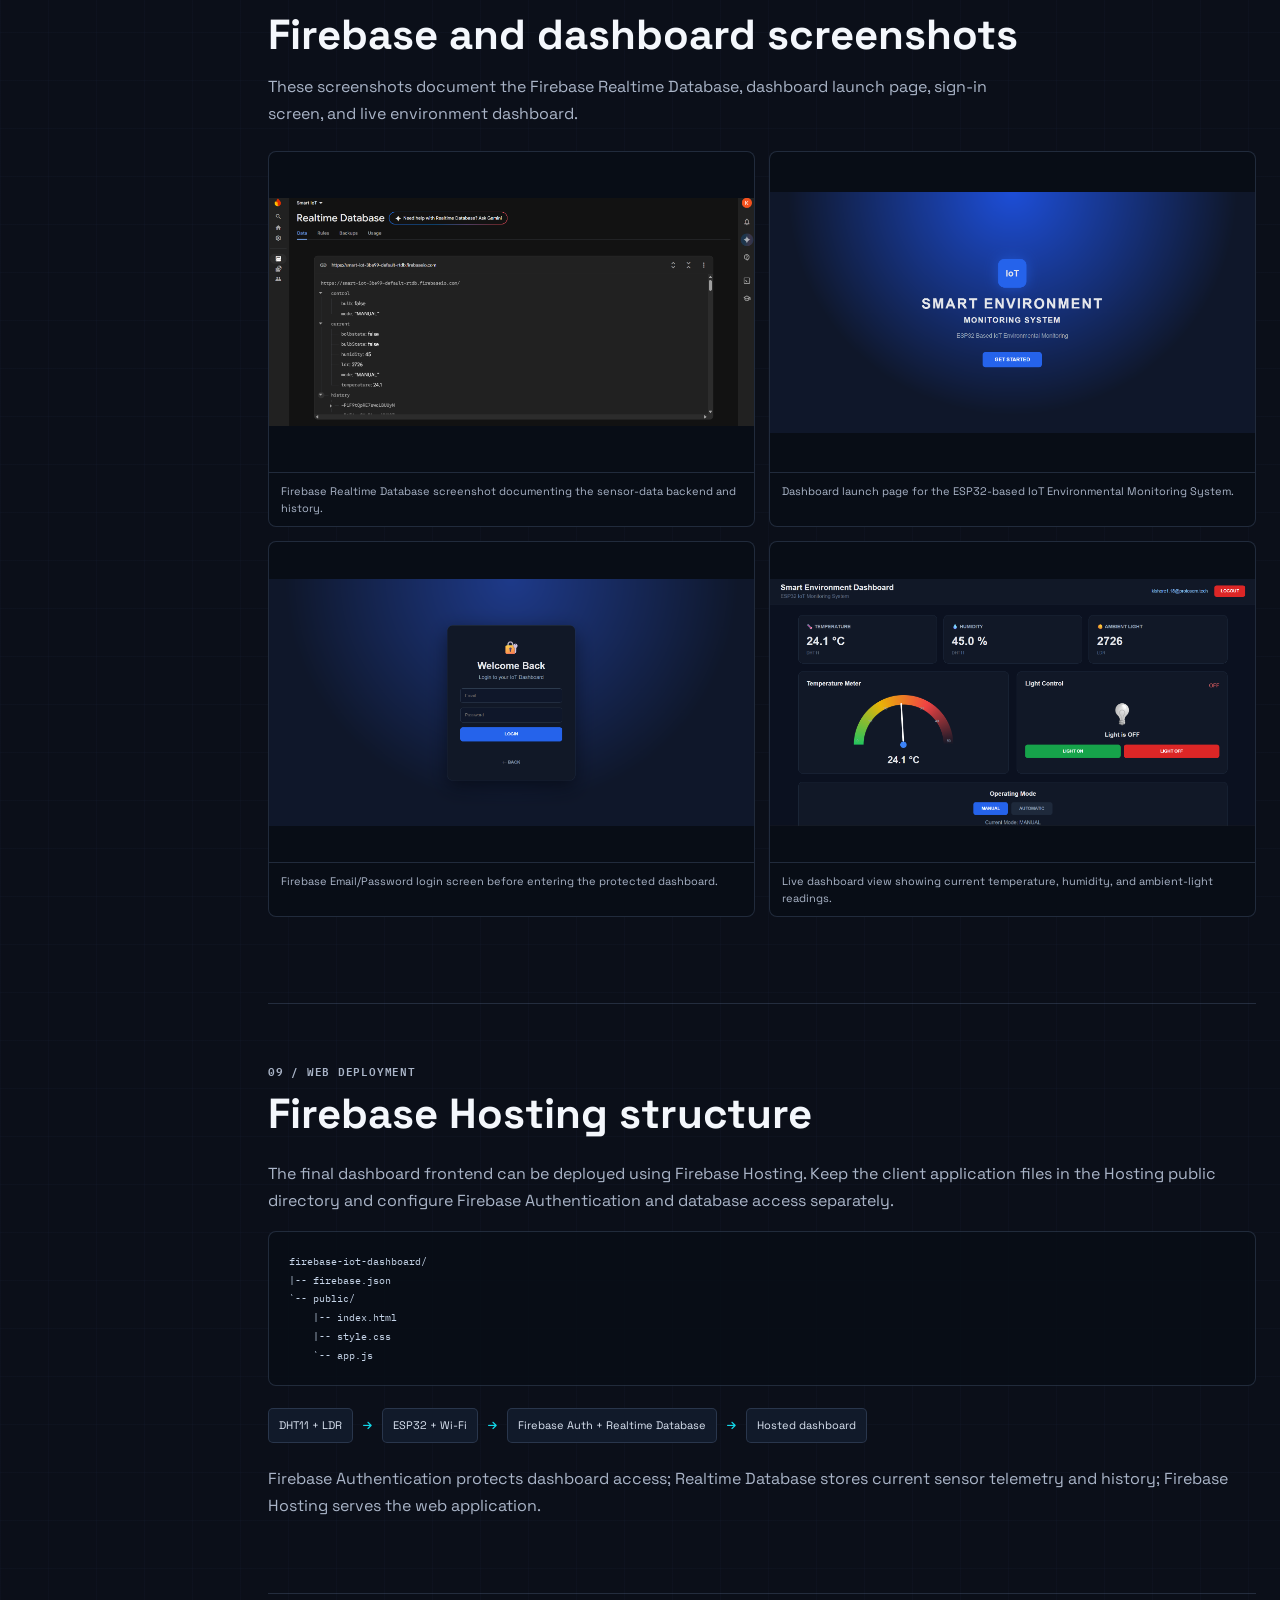
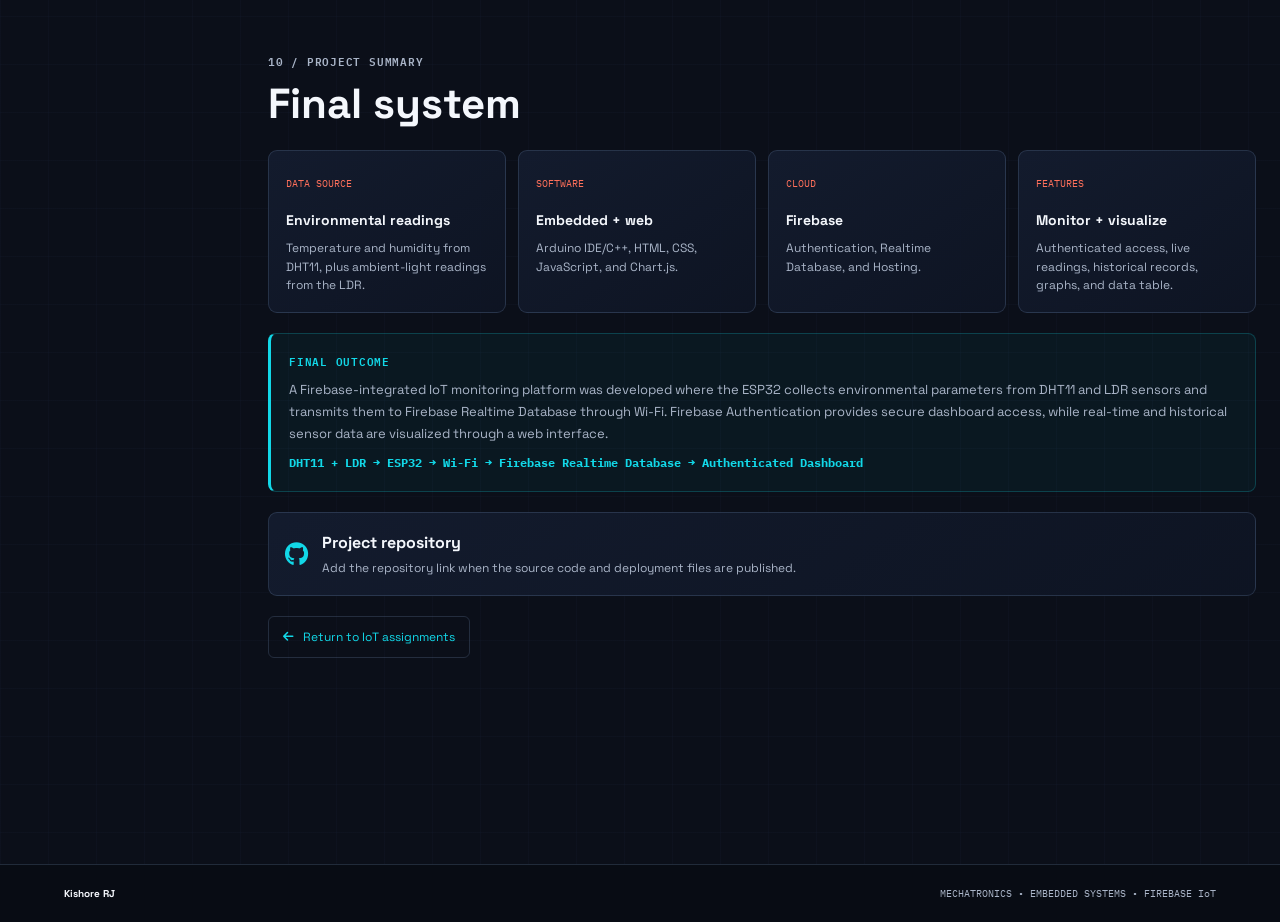
<file: iot-task-4.html>
<!DOCTYPE html>
<html lang="en">
<head>
    <meta charset="UTF-8">
    <meta name="viewport" content="width=device-width, initial-scale=1.0">
    <meta name="description" content="Firebase-based ESP32 environmental monitoring with DHT11, LDR, authentication, real-time readings, and historical dashboard data.">
    <title>Task 04 | Firebase IoT Environment Monitoring</title>
    <link rel="preconnect" href="https://fonts.googleapis.com">
    <link rel="preconnect" href="https://fonts.gstatic.com" crossorigin>
    <link href="https://fonts.googleapis.com/css2?family=Space+Grotesk:wght@400;500;600;700&family=IBM+Plex+Mono:wght@400;500;600&display=swap" rel="stylesheet">
    <link rel="stylesheet" href="https://cdnjs.cloudflare.com/ajax/libs/font-awesome/6.2.0/css/all.min.css">
    <link rel="stylesheet" href="iot-task-1.css">
</head>
<body>
    <header class="task-nav">
        <a class="brand" href="index.html#protosem"><span class="brand-mark">K</span> Kishore RJ</a>
        <a class="back-link" href="index.html#protosem"><i class="fa-solid fa-arrow-left" aria-hidden="true"></i> Back to IoT assignments</a>
    </header>

    <main>
        <section class="task-hero" aria-labelledby="task-title">
            <div class="hero-grid" aria-hidden="true"></div>
            <div class="hero-inner">
                <p class="eyebrow"><span class="pulse-dot"></span> IOT WORKS / TASK 04</p>
                <p class="hero-overline">ESP32 &bull; DHT11 &bull; LDR &bull; FIREBASE</p>
                <h1 id="task-title">Firebase IoT Environment<br><span>Monitoring Platform</span></h1>
                <p class="hero-copy">Collect temperature, humidity, and ambient-light readings on an ESP32, store them in Firebase, and visualize live and historical data in an authenticated web dashboard.</p>
                <div class="hero-flow" aria-label="System flow">
                    <span>DHT11 + LDR</span><i class="fa-solid fa-arrow-right" aria-hidden="true"></i>
                    <span>ESP32</span><i class="fa-solid fa-arrow-right" aria-hidden="true"></i>
                    <span>Wi-Fi</span><i class="fa-solid fa-arrow-right" aria-hidden="true"></i>
                    <span>Firebase</span><i class="fa-solid fa-arrow-right" aria-hidden="true"></i>
                    <span>Dashboard</span>
                </div>
            </div>
            <div class="hero-index" aria-hidden="true">04</div>
        </section>

        <div class="page-layout">
            <aside class="side-rail" aria-label="Assignment sections">
                <p>ON THIS PAGE</p>
                <a href="#overview">01 Overview</a>
                <a href="#requirements">02 Requirements</a>
                <a href="#firebase">03 Firebase setup</a>
                <a href="#firmware">04 ESP32 integration</a>
                <a href="#dashboard">05 Web dashboard</a>
                <a href="#history">06 History &amp; visualization</a>
                <a href="#testing">07 Testing</a>
                <a href="#evidence">08 Evidence</a>
                <a href="#deployment">09 Deployment</a>
                <a href="#reflection">10 Final outcome</a>
            </aside>

            <article class="task-content">
                <section class="content-section" id="overview">
                    <p class="section-index">01 / PROJECT OVERVIEW</p>
                    <h2>Firebase-connected sensor monitoring</h2>
                    <div class="overview-grid">
                        <div><h3>Objective</h3><p>Create a Firebase-based IoT backend and integrate an ESP32 to transmit temperature, humidity, and ambient-light readings in real time for monitoring.</p></div>
                        <div><h3>System purpose</h3><p>The ESP32 reads a DHT11 and LDR, sends sensor data to Firebase Realtime Database over Wi-Fi, and an authenticated web dashboard presents current and historical readings.</p></div>
                    </div>
                    <div class="result-callout"><span class="callout-icon"><i class="fa-solid fa-house-signal" aria-hidden="true"></i></span><div><strong>Project summary</strong><p>The ESP32 collects environmental readings from the DHT11 and LDR and uploads them through Wi-Fi to Firebase. Firebase Authentication protects dashboard access, while real-time and historical sensor data are visualized through a web interface.</p></div></div>
                    <div class="flow-diagram" aria-label="DHT11 and LDR connect to an ESP32, which sends sensor readings through Wi-Fi to Firebase Realtime Database and a web dashboard">
                        <div class="flow-node"><i class="fa-solid fa-temperature-half" aria-hidden="true"></i><strong>DHT11</strong><small>Temperature + humidity</small></div>
                        <span class="flow-connector"><i class="fa-solid fa-arrow-right" aria-hidden="true"></i><small>Sensor data</small></span>
                        <div class="flow-node"><i class="fa-solid fa-sun" aria-hidden="true"></i><strong>LDR</strong><small>Ambient-light reading</small></div>
                        <span class="flow-connector"><i class="fa-solid fa-arrow-right" aria-hidden="true"></i><small>Readings</small></span>
                        <div class="flow-node emphasis"><i class="fa-solid fa-microchip" aria-hidden="true"></i><strong>ESP32</strong><small>Wi-Fi + logic</small></div>
                        <span class="flow-connector"><i class="fa-solid fa-arrow-right" aria-hidden="true"></i><small>Wi-Fi</small></span>
                        <div class="flow-node"><i class="fa-solid fa-database" aria-hidden="true"></i><strong>Firebase</strong><small>Realtime Database</small></div>
                        <span class="flow-connector"><i class="fa-solid fa-arrow-right" aria-hidden="true"></i><small>Live data</small></span>
                        <div class="flow-node"><i class="fa-solid fa-chart-line" aria-hidden="true"></i><strong>Dashboard</strong><small>Auth + visualizations</small></div>
                    </div>
                </section>

                <section class="content-section" id="requirements">
                    <p class="section-index">02 / SYSTEM REQUIREMENTS</p>
                    <h2>What the system provides</h2>
                    <div class="concept-grid">
                        <div class="concept"><span>01 / SENSING</span><h4>Environment values</h4><p>Temperature, relative humidity, analog ambient-light level, and timestamp.</p></div>
                        <div class="concept"><span>02 / CONNECTIVITY</span><h4>ESP32 + Wi-Fi</h4><p>Read sensor values, connect to the internet, and send updates to Firebase.</p></div>
                        <div class="concept"><span>03 / CLOUD</span><h4>Firebase services</h4><p>Email/password authentication and Realtime Database for current and historical readings.</p></div>
                        <div class="concept"><span>04 / DASHBOARD</span><h4>Visualize data</h4><p>Authenticated login, live values, historical graph, and data table.</p></div>
                    </div>
                    <div class="setup-steps">
                        <article><span>01</span><div><h3>Current sensor data</h3><p>Store the latest temperature, humidity, and LDR value under <code>/current</code> for real-time dashboard monitoring.</p></div></article>
                        <article><span>02</span><div><h3>Historical data</h3><p>Append periodic sensor records with timestamps under <code>/history</code> for graphing and tabular review.</p></div></article>
                        <article><span>03</span><div><h3>Secure dashboard access</h3><p>Require Firebase Email/Password authentication before allowing users to view the monitoring dashboard.</p></div></article>
                    </div>
                </section>

                <section class="content-section" id="firebase">
                    <p class="section-index">03 / FIREBASE CLOUD</p>
                    <h2>Project, authentication &amp; database</h2>
                    <h3>Firebase project setup</h3>
                    <p>Create a Firebase project, register the web application, and obtain its configuration parameters. Configure the project so the ESP32 can send sensor data and the authenticated web dashboard can read it. Enable Email/Password under Authentication sign-in methods and create a user account for dashboard access.</p>
                    <div class="implementation-steps"><span>Create project</span><i class="fa-solid fa-arrow-right" aria-hidden="true"></i><span>Register web app</span><i class="fa-solid fa-arrow-right" aria-hidden="true"></i><span>Email / Password auth</span><i class="fa-solid fa-arrow-right" aria-hidden="true"></i><span>Realtime Database</span></div>
                    <h3>Suggested Realtime Database structure</h3>
                    <pre class="repo-tree"><code>/
|-- current
|   |-- temperature: 28.4
|   |-- humidity: 52
|   |-- ldr: 2038
|   `-- timestamp: 1758956400
`-- history
    |-- record_001
    |   |-- temperature: 28.4
    |   |-- humidity: 52
    |   |-- ldr: 2038
    |   `-- timestamp: 1758956400
    `-- ...</code></pre>
                    <h3>Authentication flow</h3>
                    <div class="implementation-steps"><span>User opens launch page</span><i class="fa-solid fa-arrow-right" aria-hidden="true"></i><span>Login page</span><i class="fa-solid fa-arrow-right" aria-hidden="true"></i><span>Firebase Authentication</span><i class="fa-solid fa-arrow-right" aria-hidden="true"></i><span>Dashboard on success</span></div>
                    <p>When sign-in fails, the application should show a clear error and keep protected dashboard content inaccessible. The dashboard should provide a logout action that ends the authenticated session.</p>
                </section>

                <section class="content-section" id="firmware">
                    <p class="section-index">04 / FIREBASE INTEGRATION</p>
                    <h2>Sensor data integration</h2>
                    <p>The ESP32 joins Wi-Fi, initializes the DHT11 and LDR input, then authenticates with Firebase using the configured API key and Realtime Database URL. It periodically reads sensor values, uploads current readings and a timestamp, and writes historical records.</p>
                    <div class="setup-steps">
                        <article><span>01</span><div><h3>Connect to Wi-Fi</h3><p>Start the station connection and wait for an internet connection before using Firebase.</p></div></article>
                        <article><span>02</span><div><h3>Initialize Firebase</h3><p>Install the Firebase ESP32 library and configure the API key, Realtime Database URL, and authentication details, then initialize the Firebase client.</p></div></article>
                        <article><span>03</span><div><h3>Read and publish sensors</h3><p>Read DHT11 temperature/humidity and the LDR ADC value; update the current database state.</p></div></article>
                        <article><span>04</span><div><h3>Upload current sensor values</h3><p>Write temperature, humidity, LDR reading, and timestamp to the <code>/current</code> node for the dashboard.</p></div></article>
                        <article><span>05</span><div><h3>Append history</h3><p>Periodically store sensor readings and a timestamp under <code>/history</code> for later review.</p></div></article>
                    </div>
                    <h3>Libraries used</h3>
                    <div class="table-wrap"><table><thead><tr><th>Library / tool</th><th>Purpose</th></tr></thead><tbody>
                        <tr><td>ESP32 board package</td><td>Board definitions and Wi-Fi support</td></tr>
                        <tr><td>DHT sensor library</td><td>Read temperature and humidity from DHT11</td></tr>
                        <tr><td>Adafruit Unified Sensor</td><td>Sensor abstraction dependency</td></tr>
                        <tr><td>Firebase ESP Client</td><td>ESP32 authentication and Realtime Database communication</td></tr>
                        <tr><td>Arduino IDE</td><td>Firmware editing and upload</td></tr>
                    </tbody></table></div>
                </section>

                <section class="content-section" id="dashboard">
                    <p class="section-index">05 / WEB APPLICATION</p>
                    <h2>Dashboard experience</h2>
                    <p>The web frontend uses HTML, CSS, JavaScript, Firebase Web SDK, and Chart.js. The user flow starts at a launch page, continues through an authenticated login page, and then opens the protected dashboard.</p>
                    <div class="concept-grid">
                        <div class="concept"><span>01 / LIVE</span><h4>Sensor cards</h4><p>Temperature in °C, humidity in %, and the raw LDR ADC value.</p></div>
                        <div class="concept"><span>02 / VISUAL</span><h4>Temperature meter</h4><p>Analog-style meter presents the latest temperature at a glance.</p></div>
                        <div class="concept"><span>03 / SENSOR</span><h4>Light level</h4><p>Display the current LDR analog reading as a live ambient-light indicator.</p></div>
                        <div class="concept"><span>04 / HISTORY</span><h4>Graphs &amp; records</h4><p>Historical temperature, humidity, and LDR charts plus a data table.</p></div>
                    </div>
                    <h3>Realtime updates</h3>
                    <div class="implementation-steps"><span>Firebase /current</span><i class="fa-solid fa-arrow-right" aria-hidden="true"></i><span>Firebase Web SDK onValue()</span><i class="fa-solid fa-arrow-right" aria-hidden="true"></i><span>Update dashboard elements</span></div>
                    <p>A realtime listener such as <code>onValue()</code> observes values under <code>/current</code>. When the ESP32 publishes a new sensor reading, the JavaScript updates the temperature, humidity, and LDR displays without a manual page refresh.</p>
                </section>

                <section class="content-section" id="history">
                    <p class="section-index">06 / DATA OVER TIME</p>
                    <h2>Historical logging &amp; visualization</h2>
                    <p>The ESP32 periodically appends a history record containing temperature, humidity, LDR reading, and timestamp. The dashboard reads these records to build the historical table and graphs.</p>
                    <pre class="repo-tree"><code>/history/{push-id}
{
  "timestamp": 1758956400,
  "temperature": 28.2,
  "humidity": 59,
  "ldr": 2038
}</code></pre>
                    <div class="setup-steps">
                        <article><span>01</span><div><h3>History table</h3><p>Read records from <code>/history</code> and display timestamp, temperature, humidity, and LDR values in rows.</p></div></article>
                        <article><span>02</span><div><h3>Chart.js graphs</h3><p>Plot temperature versus time, humidity versus time, and LDR versus time from historical Firebase records.</p></div></article>
                        <article><span>03</span><div><h3>Data table</h3><p>Present the historical sensor readings in a tabular format for comparison over time.</p></div></article>
                    </div>
                </section>

                <section class="content-section" id="testing">
                    <p class="section-index">07 / VALIDATION PLAN</p>
                    <h2>Test each module</h2>
                    <p>Validate each stage independently before testing the full sensor-to-dashboard workflow. Replace the status column with observed outcomes after running the tests.</p>
                    <div class="table-wrap"><table><thead><tr><th>Test</th><th>Check</th><th>Expected behavior</th><th>Status</th></tr></thead><tbody>
                        <tr><td>DHT11</td><td>Temperature and humidity readings</td><td>Values update consistently without invalid sensor readings</td><td>Record result</td></tr>
                        <tr><td>LDR</td><td>Analog ADC value</td><td>Reading changes with ambient light; approximate observed normal value: 2038</td><td>Record result</td></tr>
                        <tr><td>Firebase</td><td><code>/current</code> values</td><td>Temperature, humidity, LDR, and timestamp update in Realtime Database</td><td>Record result</td></tr>
                        <tr><td>Authentication</td><td>Email/Password login</td><td>Valid user reaches the dashboard; invalid login shows an error</td><td>Record result</td></tr>
                        <tr><td>Realtime dashboard</td><td>Temperature, humidity, and LDR</td><td>Dashboard values update from Firebase without manual refresh</td><td>Record result</td></tr>
                        <tr><td>History</td><td>Wait for logging interval</td><td>Timestamped sensor records appear under <code>/history</code></td><td>Record result</td></tr>
                        <tr><td>Visualization</td><td>Historical graph and data table</td><td>History values appear correctly in the graph and table</td><td>Record result</td></tr>
                    </tbody></table></div>
                </section>

                <section class="content-section" id="evidence">
                    <p class="section-index">08 / PROJECT EVIDENCE</p>
                    <h2>Firebase and dashboard screenshots</h2>
                    <p class="section-intro">These screenshots document the Firebase Realtime Database, dashboard launch page, sign-in screen, and live environment dashboard.</p>
                    <div class="evidence-gallery">
                        <figure><a href="images/iot%204%20images/Screenshot%202026-09-28%20162424.png" target="_blank" rel="noopener noreferrer"><img src="images/iot%204%20images/Screenshot%202026-09-28%20162424.png" alt="Firebase Realtime Database screenshot with current sensor readings and historical records" loading="lazy"></a><figcaption>Firebase Realtime Database screenshot documenting the sensor-data backend and history.</figcaption></figure>
                        <figure><a href="images/iot%204%20images/Screenshot%202026-09-28%20162553.png" target="_blank" rel="noopener noreferrer"><img src="images/iot%204%20images/Screenshot%202026-09-28%20162553.png" alt="Smart Environment Monitoring System launch page" loading="lazy"></a><figcaption>Dashboard launch page for the ESP32-based IoT Environmental Monitoring System.</figcaption></figure>
                        <figure><a href="images/iot%204%20images/Screenshot%202026-09-28%20162607.png" target="_blank" rel="noopener noreferrer"><img src="images/iot%204%20images/Screenshot%202026-09-28%20162607.png" alt="Email and password login page for the IoT dashboard" loading="lazy"></a><figcaption>Firebase Email/Password login screen before entering the protected dashboard.</figcaption></figure>
                        <figure><a href="images/iot%204%20images/Screenshot%202026-09-28%20162639.png" target="_blank" rel="noopener noreferrer"><img src="images/iot%204%20images/Screenshot%202026-09-28%20162639.png" alt="Smart environment dashboard with temperature, humidity, and LDR readings" loading="lazy"></a><figcaption>Live dashboard view showing current temperature, humidity, and ambient-light readings.</figcaption></figure>
                    </div>
                </section>

                <section class="content-section" id="deployment">
                    <p class="section-index">09 / WEB DEPLOYMENT</p>
                    <h2>Firebase Hosting structure</h2>
                    <p>The final dashboard frontend can be deployed using Firebase Hosting. Keep the client application files in the Hosting public directory and configure Firebase Authentication and database access separately.</p>
                    <pre class="repo-tree"><code>firebase-iot-dashboard/
|-- firebase.json
`-- public/
    |-- index.html
    |-- style.css
    `-- app.js</code></pre>
                    <div class="implementation-steps"><span>DHT11 + LDR</span><i class="fa-solid fa-arrow-right" aria-hidden="true"></i><span>ESP32 + Wi-Fi</span><i class="fa-solid fa-arrow-right" aria-hidden="true"></i><span>Firebase Auth + Realtime Database</span><i class="fa-solid fa-arrow-right" aria-hidden="true"></i><span>Hosted dashboard</span></div>
                    <p>Firebase Authentication protects dashboard access; Realtime Database stores current sensor telemetry and history; Firebase Hosting serves the web application.</p>
                </section>

                <section class="content-section reflection-section" id="reflection">
                    <p class="section-index">10 / PROJECT SUMMARY</p>
                    <h2>Final system</h2>
                    <div class="concept-grid">
                        <div class="concept"><span>DATA SOURCE</span><h4>Environmental readings</h4><p>Temperature and humidity from DHT11, plus ambient-light readings from the LDR.</p></div>
                        <div class="concept"><span>SOFTWARE</span><h4>Embedded + web</h4><p>Arduino IDE/C++, HTML, CSS, JavaScript, and Chart.js.</p></div>
                        <div class="concept"><span>CLOUD</span><h4>Firebase</h4><p>Authentication, Realtime Database, and Hosting.</p></div>
                        <div class="concept"><span>FEATURES</span><h4>Monitor + visualize</h4><p>Authenticated access, live readings, historical records, graphs, and data table.</p></div>
                    </div>
                    <div class="final-result"><span class="section-index">FINAL OUTCOME</span><p>A Firebase-integrated IoT monitoring platform was developed where the ESP32 collects environmental parameters from DHT11 and LDR sensors and transmits them to Firebase Realtime Database through Wi-Fi. Firebase Authentication provides secure dashboard access, while real-time and historical sensor data are visualized through a web interface.</p><strong>DHT11 + LDR → ESP32 → Wi-Fi → Firebase Realtime Database → Authenticated Dashboard</strong></div>
                    <div class="repository-note"><i class="fa-brands fa-github" aria-hidden="true"></i><div><strong>Project repository</strong><p>Add the repository link when the source code and deployment files are published.</p></div></div>
                    <a class="back-to-list" href="index.html#protosem"><i class="fa-solid fa-arrow-left" aria-hidden="true"></i> Return to IoT assignments</a>
                </section>
            </article>
        </div>
    </main>

    <footer class="task-footer"><span>Kishore RJ</span><span>MECHATRONICS &bull; EMBEDDED SYSTEMS &bull; FIREBASE IoT</span></footer>
    <script>
        const copyButton = document.querySelector('.copy-button');
        if (copyButton) {
            copyButton.addEventListener('click', async () => {
                try {
                    await navigator.clipboard.writeText(document.querySelector('#mqtt-code').innerText);
                    copyButton.innerHTML = '<i class="fa-solid fa-check" aria-hidden="true"></i>';
                    copyButton.setAttribute('aria-label', 'Code copied');
                } catch {
                    copyButton.setAttribute('aria-label', 'Clipboard access is unavailable');
                }
            });
        }
    </script>
</body>
</html>
</file>
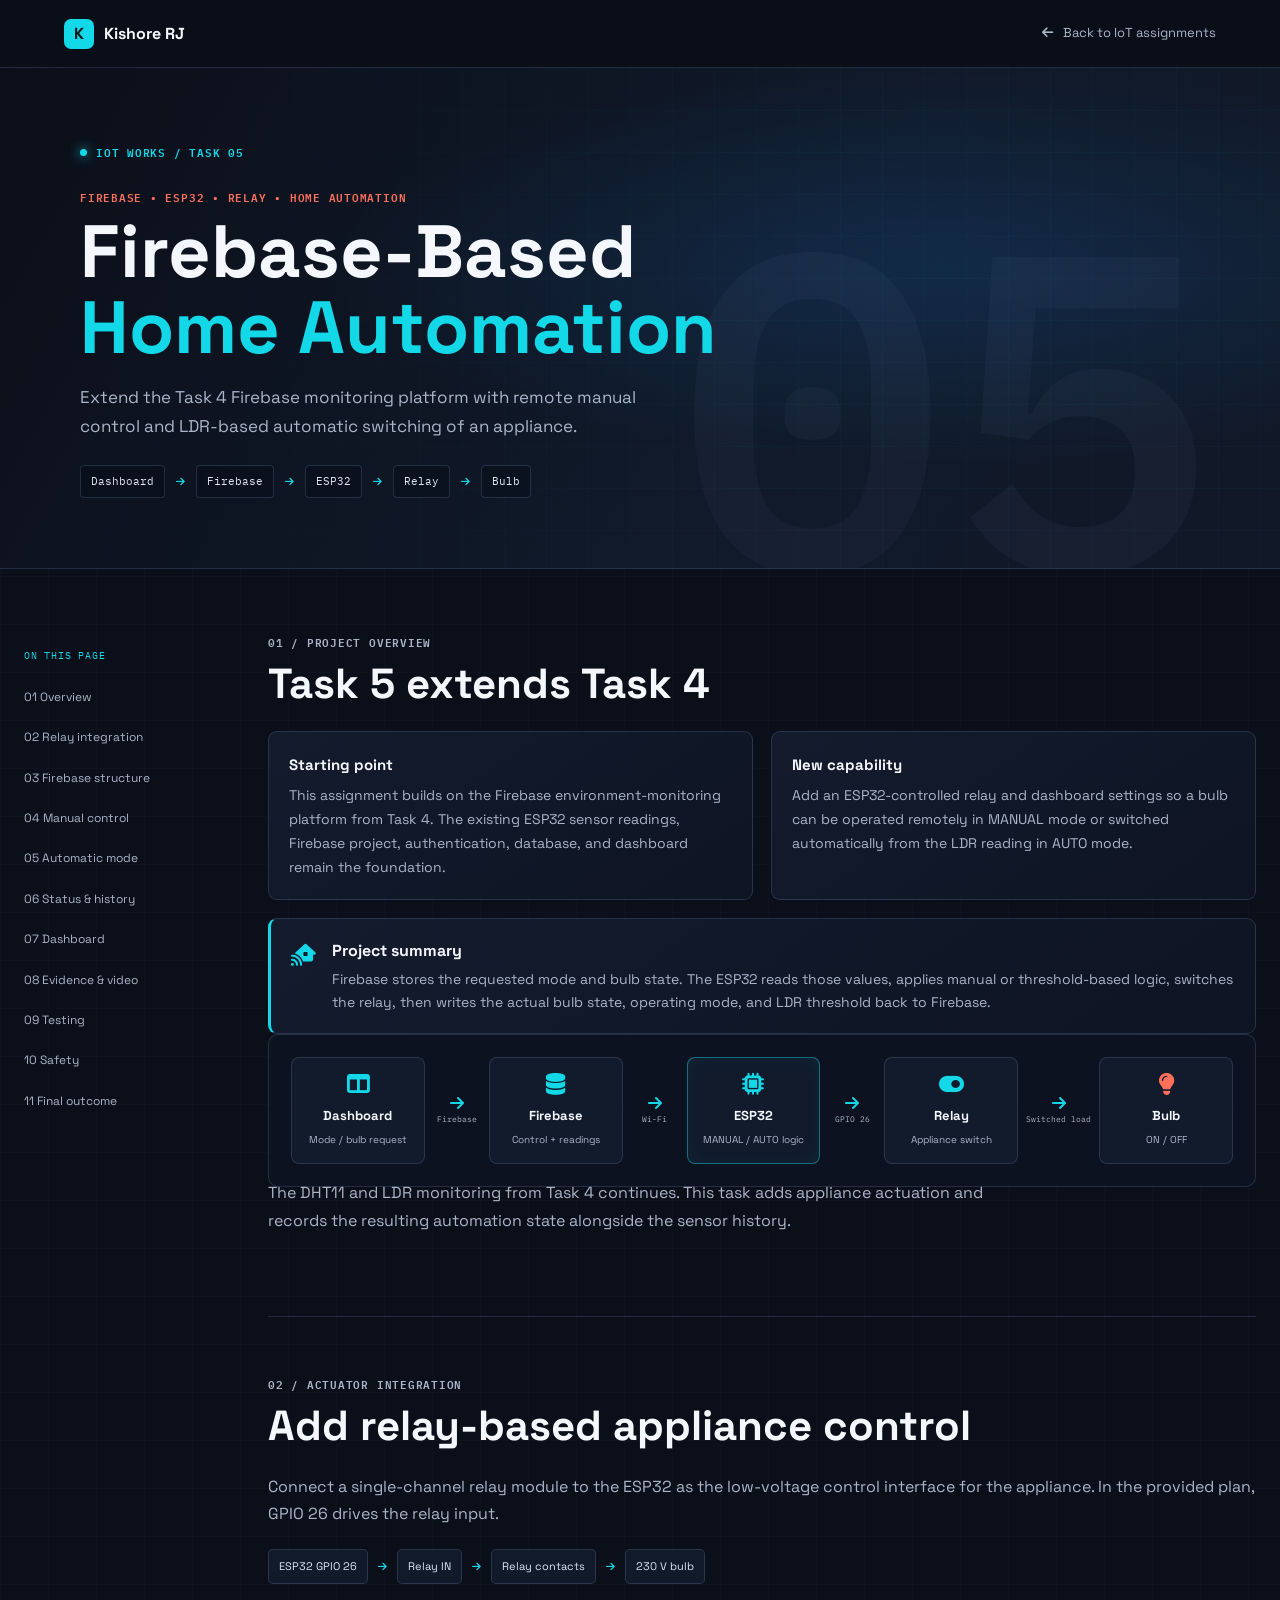
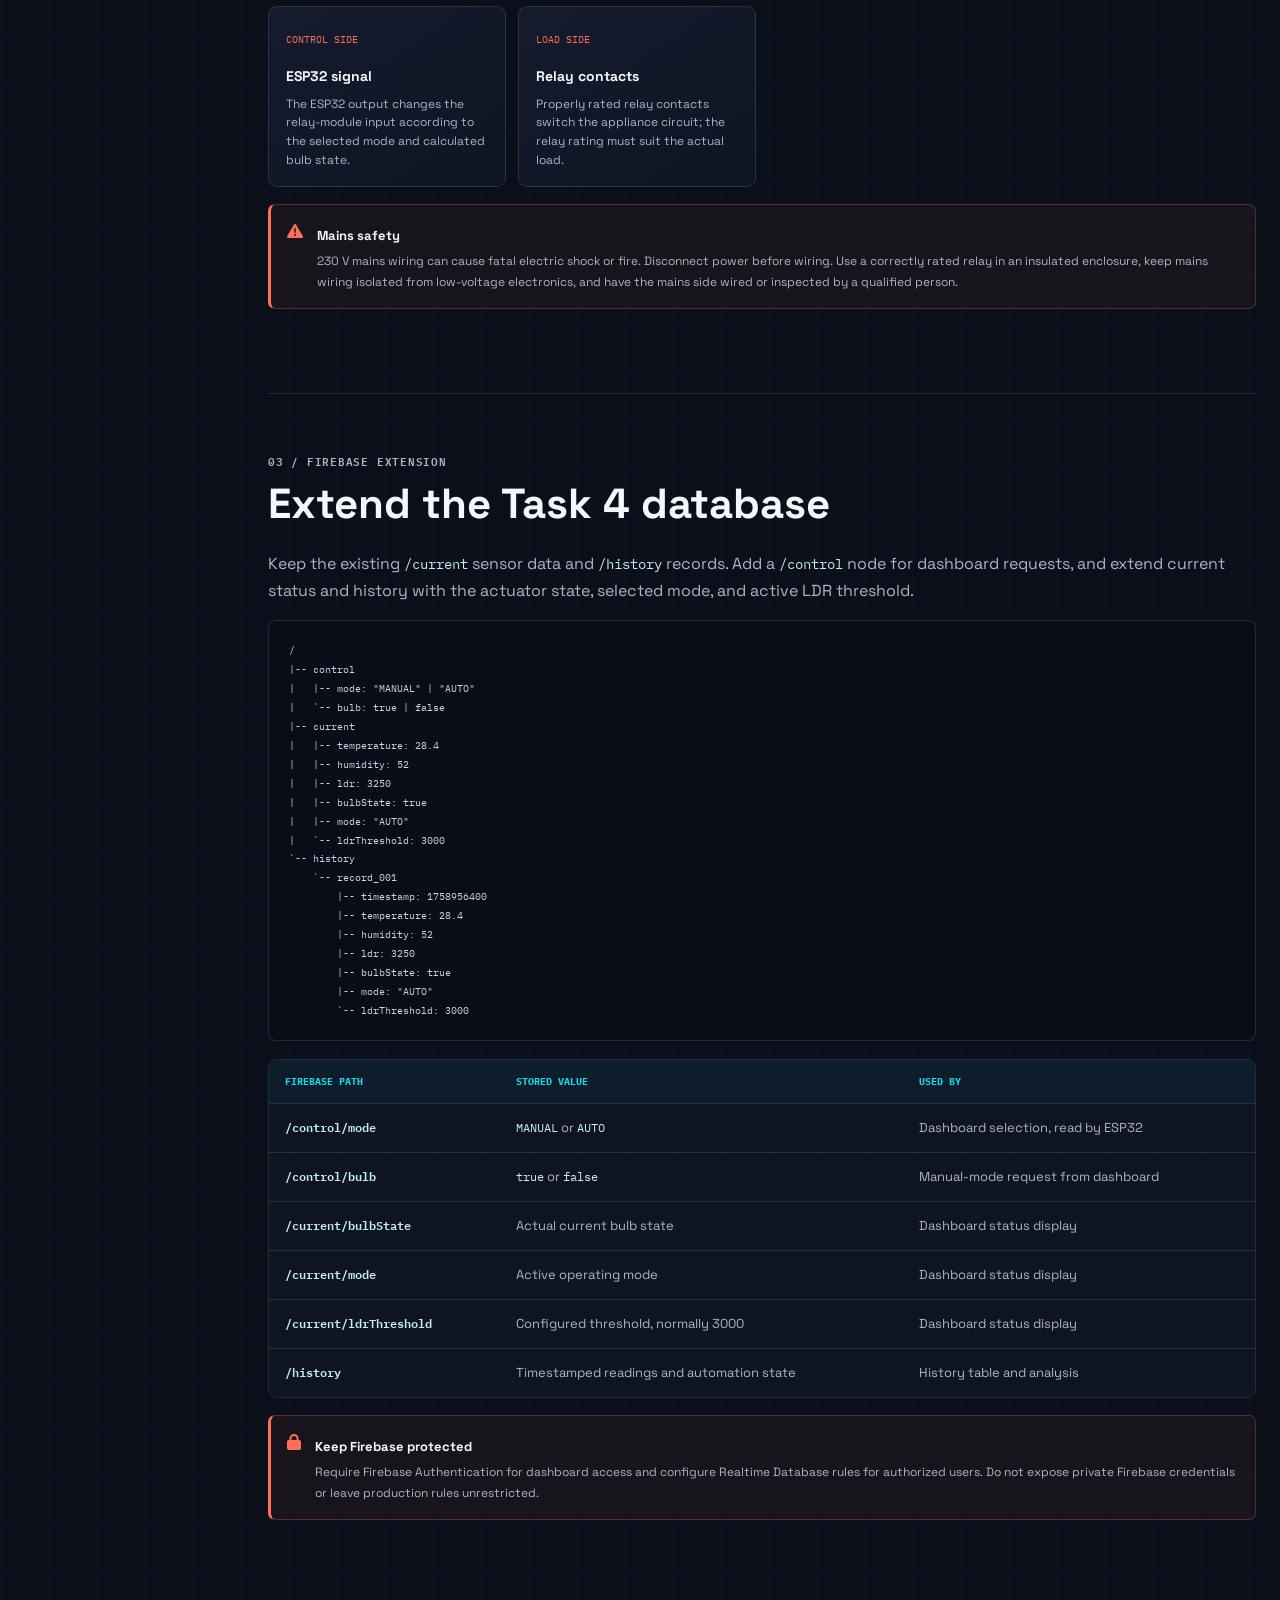
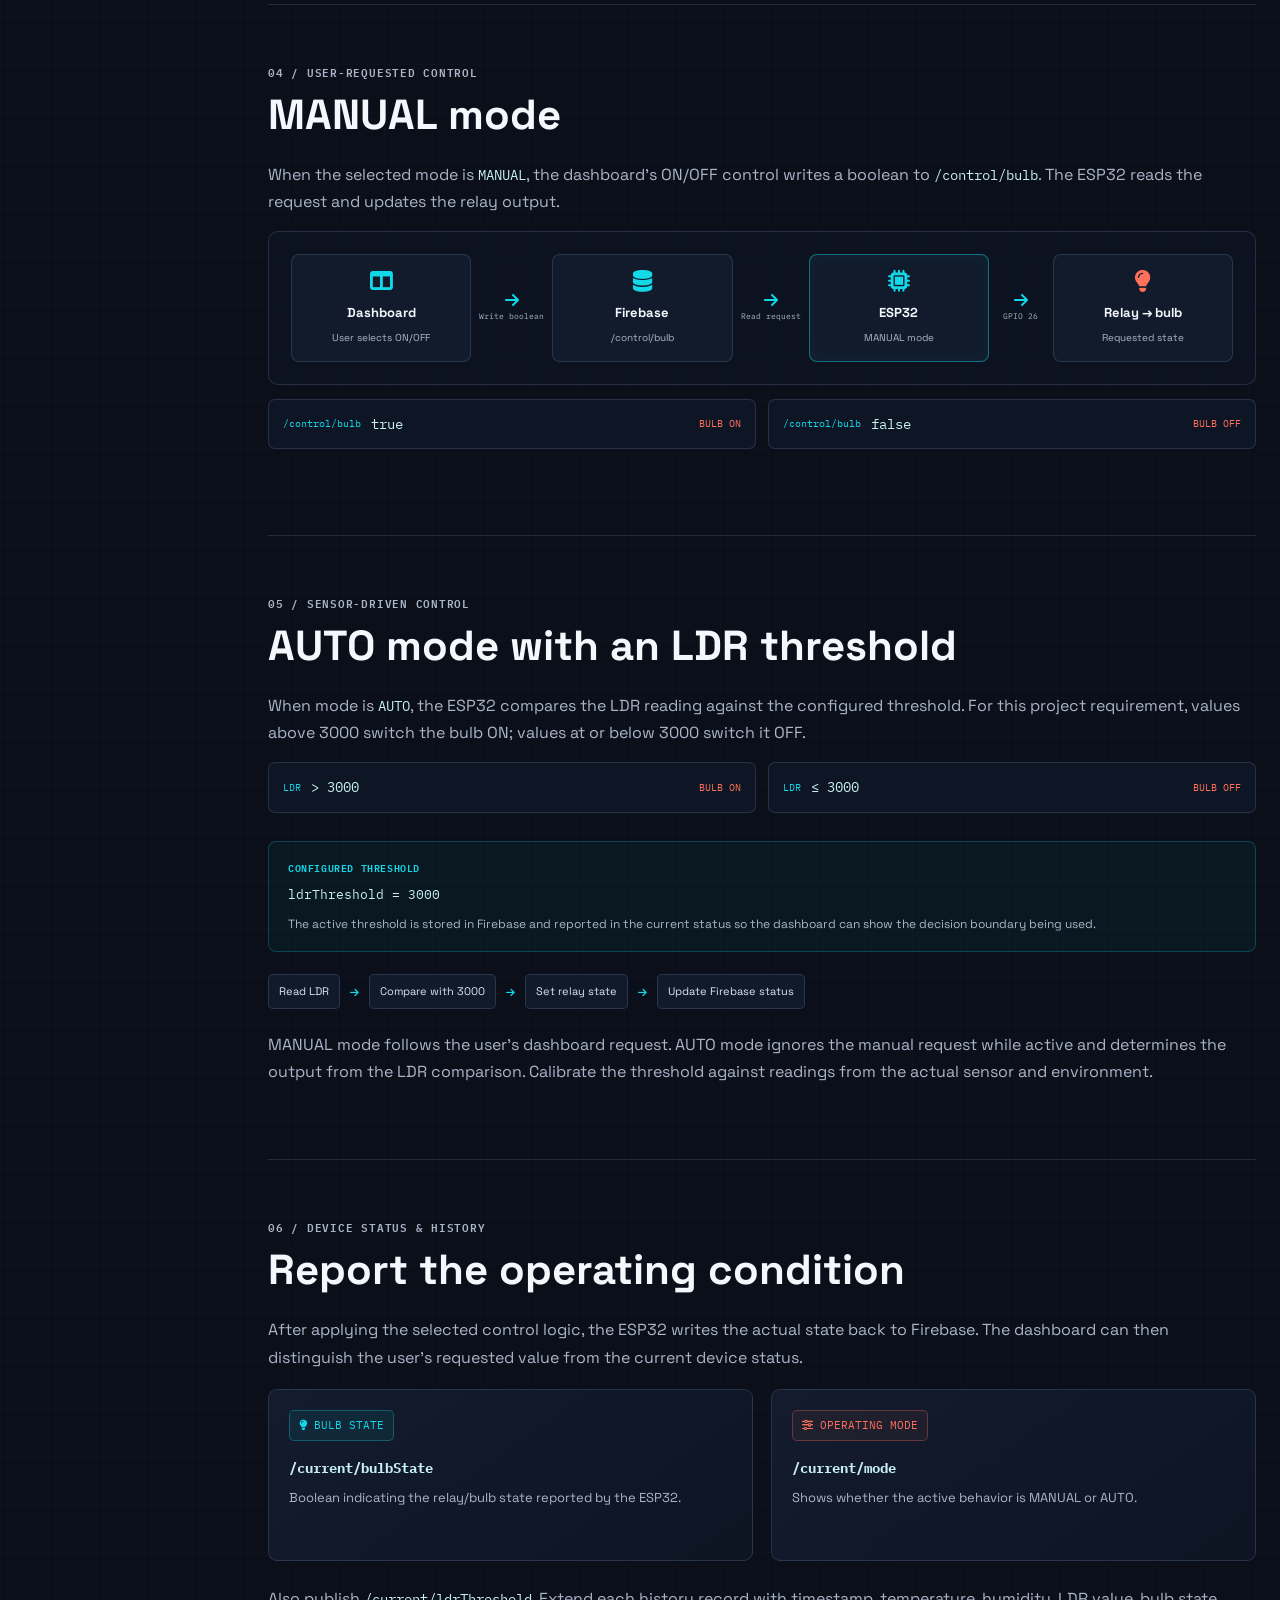
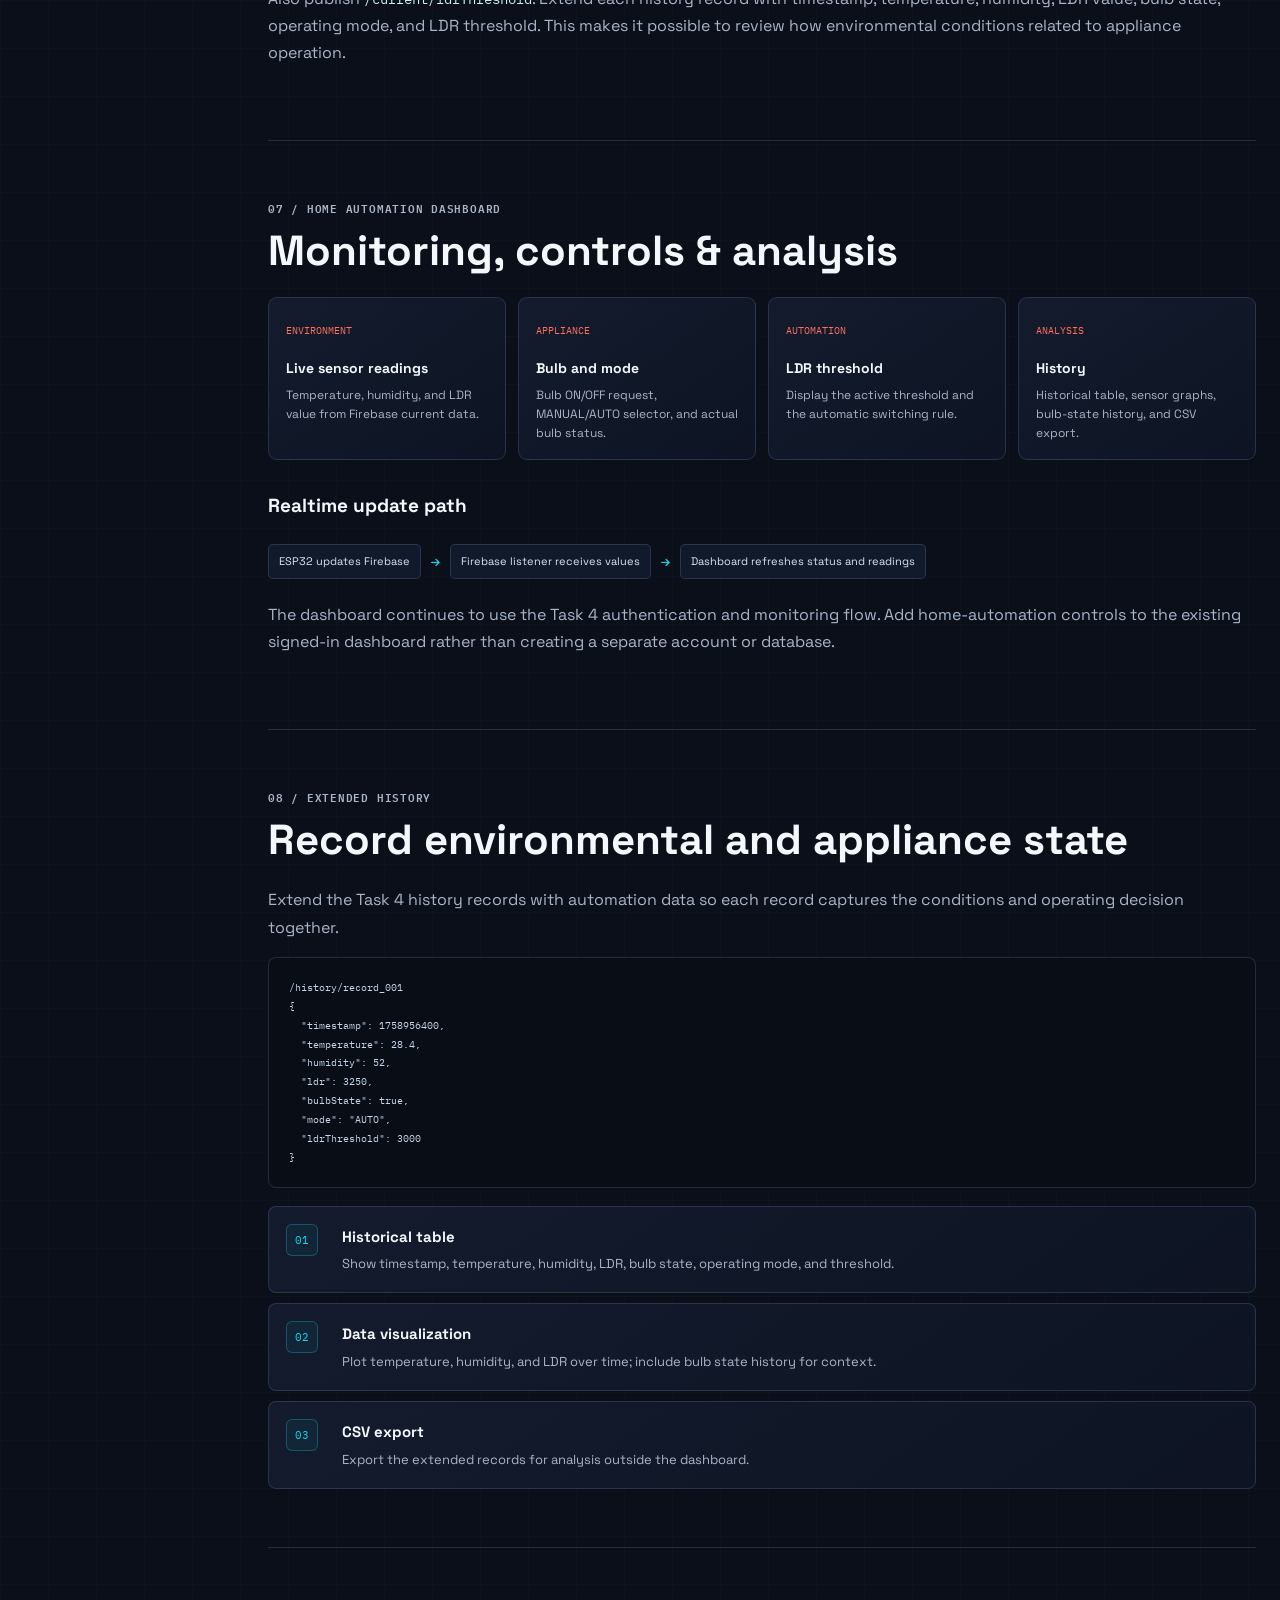
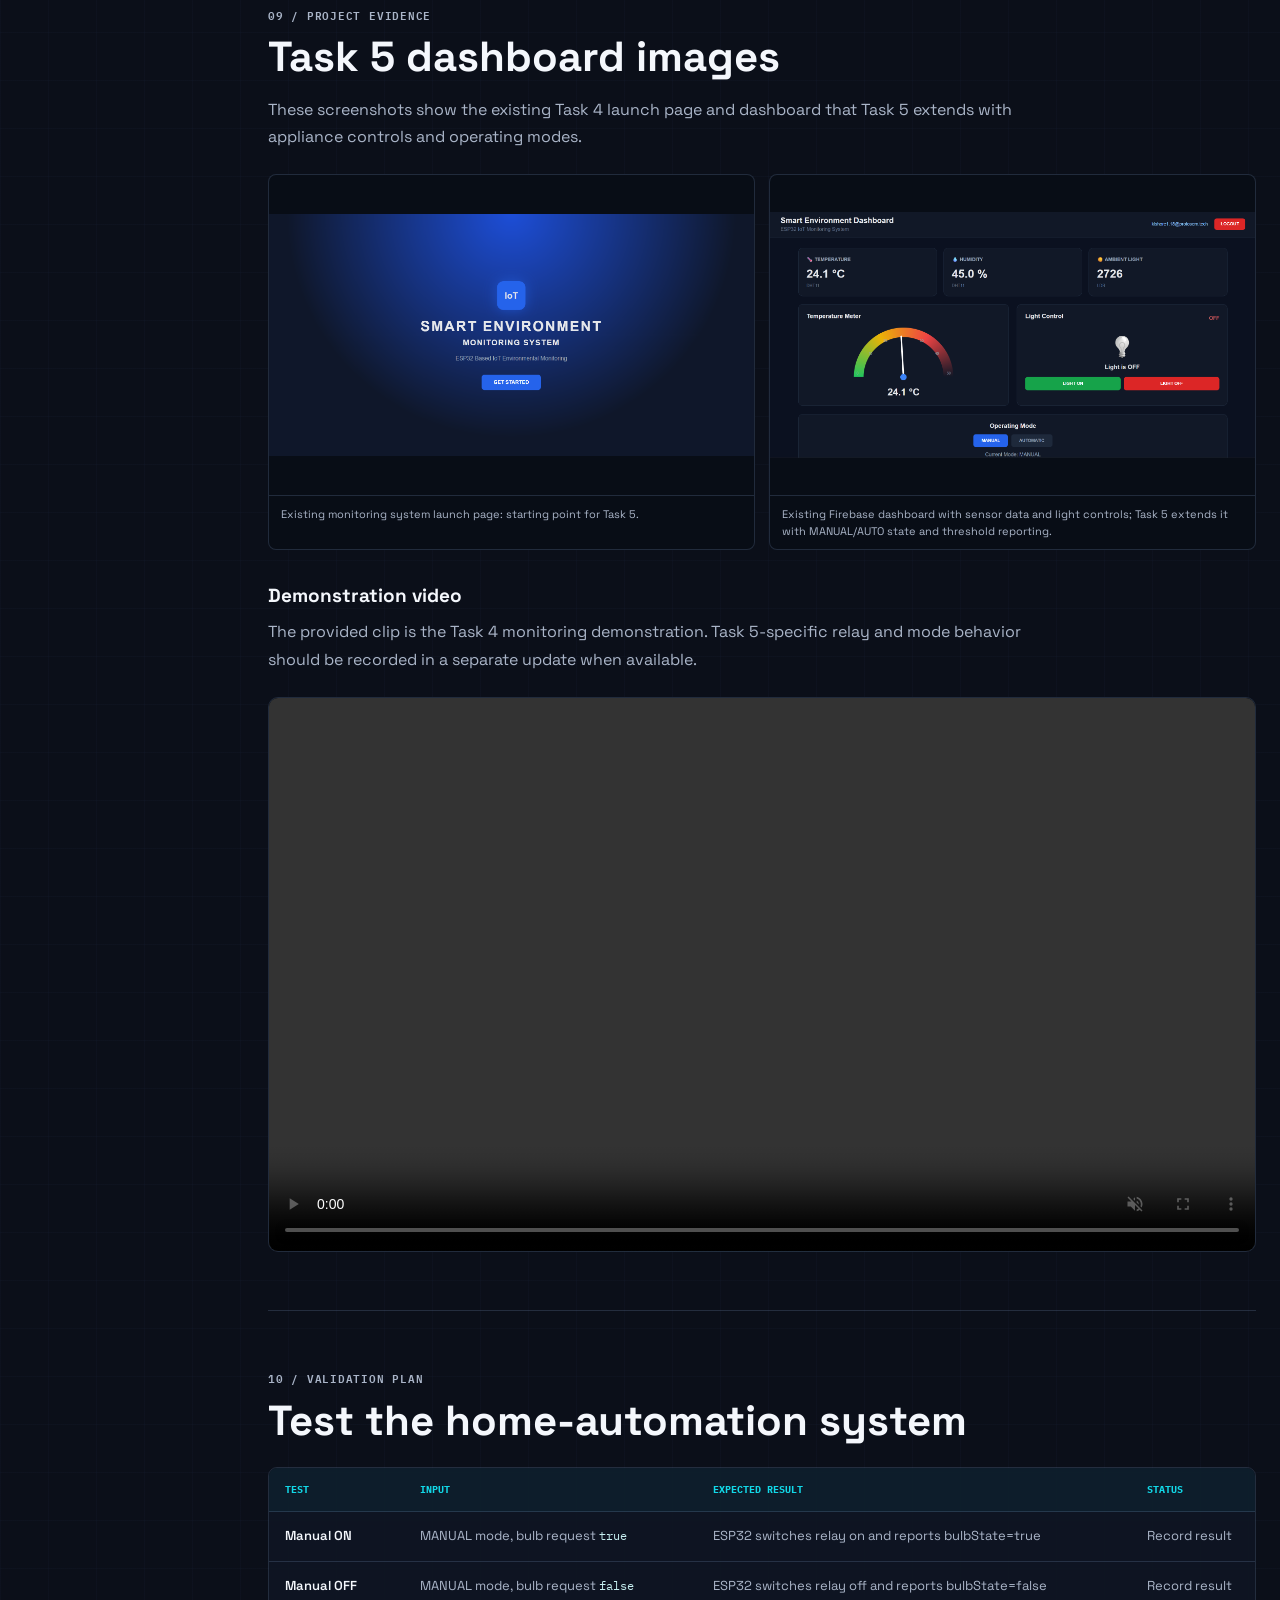
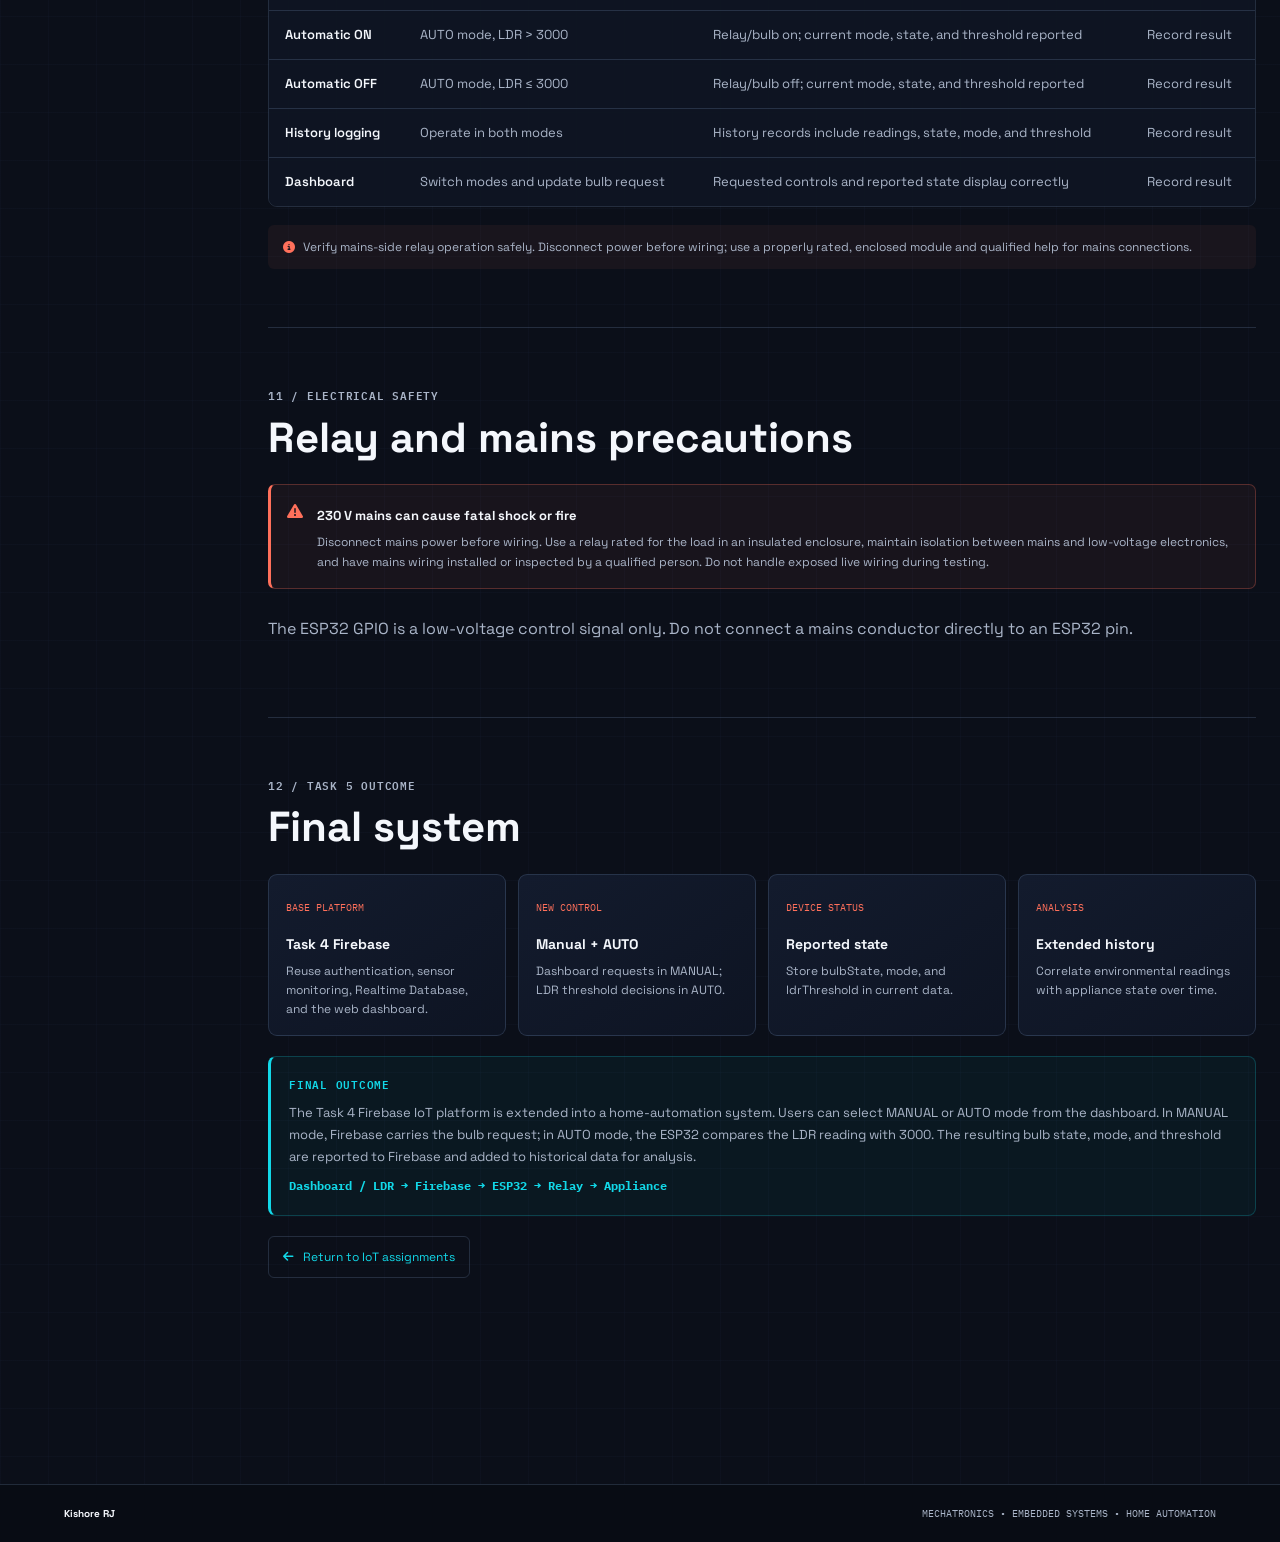
<file: iot-task-5.html>
<!DOCTYPE html>
<html lang="en">
<head>
    <meta charset="UTF-8">
    <meta name="viewport" content="width=device-width, initial-scale=1.0">
    <meta name="description" content="Extend the Firebase ESP32 environment monitor with remote and LDR-automatic home appliance control.">
    <title>Task 05 | Firebase-Based Home Automation</title>
    <link rel="preconnect" href="https://fonts.googleapis.com">
    <link rel="preconnect" href="https://fonts.gstatic.com" crossorigin>
    <link href="https://fonts.googleapis.com/css2?family=Space+Grotesk:wght@400;500;600;700&family=IBM+Plex+Mono:wght@400;500;600&display=swap" rel="stylesheet">
    <link rel="stylesheet" href="https://cdnjs.cloudflare.com/ajax/libs/font-awesome/6.2.0/css/all.min.css">
    <link rel="stylesheet" href="iot-task-1.css">
</head>
<body>
    <header class="task-nav">
        <a class="brand" href="index.html#protosem"><span class="brand-mark">K</span> Kishore RJ</a>
        <a class="back-link" href="index.html#protosem"><i class="fa-solid fa-arrow-left" aria-hidden="true"></i> Back to IoT assignments</a>
    </header>

    <main>
        <section class="task-hero" aria-labelledby="task-title">
            <div class="hero-grid" aria-hidden="true"></div>
            <div class="hero-inner">
                <p class="eyebrow"><span class="pulse-dot"></span> IOT WORKS / TASK 05</p>
                <p class="hero-overline">FIREBASE &bull; ESP32 &bull; RELAY &bull; HOME AUTOMATION</p>
                <h1 id="task-title">Firebase-Based<br><span>Home Automation</span></h1>
                <p class="hero-copy">Extend the Task 4 Firebase monitoring platform with remote manual control and LDR-based automatic switching of an appliance.</p>
                <div class="hero-flow" aria-label="Home automation system flow">
                    <span>Dashboard</span><i class="fa-solid fa-arrow-right" aria-hidden="true"></i>
                    <span>Firebase</span><i class="fa-solid fa-arrow-right" aria-hidden="true"></i>
                    <span>ESP32</span><i class="fa-solid fa-arrow-right" aria-hidden="true"></i>
                    <span>Relay</span><i class="fa-solid fa-arrow-right" aria-hidden="true"></i>
                    <span>Bulb</span>
                </div>
            </div>
            <div class="hero-index" aria-hidden="true">05</div>
        </section>

        <div class="page-layout">
            <aside class="side-rail" aria-label="Assignment sections">
                <p>ON THIS PAGE</p>
                <a href="#overview">01 Overview</a>
                <a href="#relay">02 Relay integration</a>
                <a href="#firebase">03 Firebase structure</a>
                <a href="#manual">04 Manual control</a>
                <a href="#automatic">05 Automatic mode</a>
                <a href="#status">06 Status &amp; history</a>
                <a href="#dashboard">07 Dashboard</a>
                <a href="#evidence">08 Evidence &amp; video</a>
                <a href="#testing">09 Testing</a>
                <a href="#safety">10 Safety</a>
                <a href="#reflection">11 Final outcome</a>
            </aside>

            <article class="task-content">
                <section class="content-section" id="overview">
                    <p class="section-index">01 / PROJECT OVERVIEW</p>
                    <h2>Task 5 extends Task 4</h2>
                    <div class="overview-grid">
                        <div><h3>Starting point</h3><p>This assignment builds on the Firebase environment-monitoring platform from Task 4. The existing ESP32 sensor readings, Firebase project, authentication, database, and dashboard remain the foundation.</p></div>
                        <div><h3>New capability</h3><p>Add an ESP32-controlled relay and dashboard settings so a bulb can be operated remotely in MANUAL mode or switched automatically from the LDR reading in AUTO mode.</p></div>
                    </div>
                    <div class="result-callout"><span class="callout-icon"><i class="fa-solid fa-house-signal" aria-hidden="true"></i></span><div><strong>Project summary</strong><p>Firebase stores the requested mode and bulb state. The ESP32 reads those values, applies manual or threshold-based logic, switches the relay, then writes the actual bulb state, operating mode, and LDR threshold back to Firebase.</p></div></div>
                    <div class="flow-diagram" aria-label="Dashboard and LDR provide inputs through Firebase and ESP32 logic to a relay and bulb">
                        <div class="flow-node"><i class="fa-solid fa-table-columns" aria-hidden="true"></i><strong>Dashboard</strong><small>Mode / bulb request</small></div>
                        <span class="flow-connector"><i class="fa-solid fa-arrow-right" aria-hidden="true"></i><small>Firebase</small></span>
                        <div class="flow-node"><i class="fa-solid fa-database" aria-hidden="true"></i><strong>Firebase</strong><small>Control + readings</small></div>
                        <span class="flow-connector"><i class="fa-solid fa-arrow-right" aria-hidden="true"></i><small>Wi-Fi</small></span>
                        <div class="flow-node emphasis"><i class="fa-solid fa-microchip" aria-hidden="true"></i><strong>ESP32</strong><small>MANUAL / AUTO logic</small></div>
                        <span class="flow-connector"><i class="fa-solid fa-arrow-right" aria-hidden="true"></i><small>GPIO 26</small></span>
                        <div class="flow-node"><i class="fa-solid fa-toggle-on" aria-hidden="true"></i><strong>Relay</strong><small>Appliance switch</small></div>
                        <span class="flow-connector"><i class="fa-solid fa-arrow-right" aria-hidden="true"></i><small>Switched load</small></span>
                        <div class="flow-node led-node"><i class="fa-solid fa-lightbulb" aria-hidden="true"></i><strong>Bulb</strong><small>ON / OFF</small></div>
                    </div>
                    <p class="section-intro">The DHT11 and LDR monitoring from Task 4 continues. This task adds appliance actuation and records the resulting automation state alongside the sensor history.</p>
                </section>

                <section class="content-section" id="relay">
                    <p class="section-index">02 / ACTUATOR INTEGRATION</p>
                    <h2>Add relay-based appliance control</h2>
                    <p>Connect a single-channel relay module to the ESP32 as the low-voltage control interface for the appliance. In the provided plan, GPIO 26 drives the relay input.</p>
                    <div class="implementation-steps"><span>ESP32 GPIO 26</span><i class="fa-solid fa-arrow-right" aria-hidden="true"></i><span>Relay IN</span><i class="fa-solid fa-arrow-right" aria-hidden="true"></i><span>Relay contacts</span><i class="fa-solid fa-arrow-right" aria-hidden="true"></i><span>230 V bulb</span></div>
                    <div class="concept-grid">
                        <div class="concept"><span>CONTROL SIDE</span><h4>ESP32 signal</h4><p>The ESP32 output changes the relay-module input according to the selected mode and calculated bulb state.</p></div>
                        <div class="concept"><span>LOAD SIDE</span><h4>Relay contacts</h4><p>Properly rated relay contacts switch the appliance circuit; the relay rating must suit the actual load.</p></div>
                    </div>
                    <div class="credential-warning"><i class="fa-solid fa-triangle-exclamation" aria-hidden="true"></i><div><strong>Mains safety</strong><p>230 V mains wiring can cause fatal electric shock or fire. Disconnect power before wiring. Use a correctly rated relay in an insulated enclosure, keep mains wiring isolated from low-voltage electronics, and have the mains side wired or inspected by a qualified person.</p></div></div>
                </section>

                <section class="content-section" id="firebase">
                    <p class="section-index">03 / FIREBASE EXTENSION</p>
                    <h2>Extend the Task 4 database</h2>
                    <p>Keep the existing <code>/current</code> sensor data and <code>/history</code> records. Add a <code>/control</code> node for dashboard requests, and extend current status and history with the actuator state, selected mode, and active LDR threshold.</p>
                    <pre class="repo-tree"><code>/
|-- control
|   |-- mode: "MANUAL" | "AUTO"
|   `-- bulb: true | false
|-- current
|   |-- temperature: 28.4
|   |-- humidity: 52
|   |-- ldr: 3250
|   |-- bulbState: true
|   |-- mode: "AUTO"
|   `-- ldrThreshold: 3000
`-- history
    `-- record_001
        |-- timestamp: 1758956400
        |-- temperature: 28.4
        |-- humidity: 52
        |-- ldr: 3250
        |-- bulbState: true
        |-- mode: "AUTO"
        `-- ldrThreshold: 3000</code></pre>
                    <div class="table-wrap"><table><thead><tr><th>Firebase path</th><th>Stored value</th><th>Used by</th></tr></thead><tbody>
                        <tr><td><code>/control/mode</code></td><td><code>MANUAL</code> or <code>AUTO</code></td><td>Dashboard selection, read by ESP32</td></tr>
                        <tr><td><code>/control/bulb</code></td><td><code>true</code> or <code>false</code></td><td>Manual-mode request from dashboard</td></tr>
                        <tr><td><code>/current/bulbState</code></td><td>Actual current bulb state</td><td>Dashboard status display</td></tr>
                        <tr><td><code>/current/mode</code></td><td>Active operating mode</td><td>Dashboard status display</td></tr>
                        <tr><td><code>/current/ldrThreshold</code></td><td>Configured threshold, normally 3000</td><td>Dashboard status display</td></tr>
                        <tr><td><code>/history</code></td><td>Timestamped readings and automation state</td><td>History table and analysis</td></tr>
                    </tbody></table></div>
                    <div class="credential-warning"><i class="fa-solid fa-lock" aria-hidden="true"></i><div><strong>Keep Firebase protected</strong><p>Require Firebase Authentication for dashboard access and configure Realtime Database rules for authorized users. Do not expose private Firebase credentials or leave production rules unrestricted.</p></div></div>
                </section>

                <section class="content-section" id="manual">
                    <p class="section-index">04 / USER-REQUESTED CONTROL</p>
                    <h2>MANUAL mode</h2>
                    <p>When the selected mode is <code>MANUAL</code>, the dashboard's ON/OFF control writes a boolean to <code>/control/bulb</code>. The ESP32 reads the request and updates the relay output.</p>
                    <div class="flow-diagram" aria-label="Dashboard manual bulb request is stored in Firebase, read by ESP32, and applied to the relay and bulb">
                        <div class="flow-node"><i class="fa-solid fa-table-columns" aria-hidden="true"></i><strong>Dashboard</strong><small>User selects ON/OFF</small></div>
                        <span class="flow-connector"><i class="fa-solid fa-arrow-right" aria-hidden="true"></i><small>Write boolean</small></span>
                        <div class="flow-node"><i class="fa-solid fa-database" aria-hidden="true"></i><strong>Firebase</strong><small>/control/bulb</small></div>
                        <span class="flow-connector"><i class="fa-solid fa-arrow-right" aria-hidden="true"></i><small>Read request</small></span>
                        <div class="flow-node emphasis"><i class="fa-solid fa-microchip" aria-hidden="true"></i><strong>ESP32</strong><small>MANUAL mode</small></div>
                        <span class="flow-connector"><i class="fa-solid fa-arrow-right" aria-hidden="true"></i><small>GPIO 26</small></span>
                        <div class="flow-node led-node"><i class="fa-solid fa-lightbulb" aria-hidden="true"></i><strong>Relay → bulb</strong><small>Requested state</small></div>
                    </div>
                    <div class="request-pair"><div><span class="request-method">/control/bulb</span><code>true</code><span class="request-result">BULB ON</span></div><div><span class="request-method">/control/bulb</span><code>false</code><span class="request-result">BULB OFF</span></div></div>
                </section>

                <section class="content-section" id="automatic">
                    <p class="section-index">05 / SENSOR-DRIVEN CONTROL</p>
                    <h2>AUTO mode with an LDR threshold</h2>
                    <p>When mode is <code>AUTO</code>, the ESP32 compares the LDR reading against the configured threshold. For this project requirement, values above 3000 switch the bulb ON; values at or below 3000 switch it OFF.</p>
                    <div class="request-pair"><div><span class="request-method">LDR</span><code>&gt; 3000</code><span class="request-result">BULB ON</span></div><div><span class="request-method">LDR</span><code>&le; 3000</code><span class="request-result">BULB OFF</span></div></div>
                    <div class="feed-callout"><span>CONFIGURED THRESHOLD</span><code>ldrThreshold = 3000</code><p>The active threshold is stored in Firebase and reported in the current status so the dashboard can show the decision boundary being used.</p></div>
                    <div class="implementation-steps"><span>Read LDR</span><i class="fa-solid fa-arrow-right" aria-hidden="true"></i><span>Compare with 3000</span><i class="fa-solid fa-arrow-right" aria-hidden="true"></i><span>Set relay state</span><i class="fa-solid fa-arrow-right" aria-hidden="true"></i><span>Update Firebase status</span></div>
                    <p>MANUAL mode follows the user's dashboard request. AUTO mode ignores the manual request while active and determines the output from the LDR comparison. Calibrate the threshold against readings from the actual sensor and environment.</p>
                </section>

                <section class="content-section" id="status">
                    <p class="section-index">06 / DEVICE STATUS &amp; HISTORY</p>
                    <h2>Report the operating condition</h2>
                    <p>After applying the selected control logic, the ESP32 writes the actual state back to Firebase. The dashboard can then distinguish the user's requested value from the current device status.</p>
                    <div class="overview-grid dashboard-values">
                        <div><span class="dashboard-state state-on"><i class="fa-solid fa-lightbulb" aria-hidden="true"></i> BULB STATE</span><h3><code>/current/bulbState</code></h3><p>Boolean indicating the relay/bulb state reported by the ESP32.</p></div>
                        <div><span class="dashboard-state state-off"><i class="fa-solid fa-sliders" aria-hidden="true"></i> OPERATING MODE</span><h3><code>/current/mode</code></h3><p>Shows whether the active behavior is MANUAL or AUTO.</p></div>
                    </div>
                    <p>Also publish <code>/current/ldrThreshold</code>. Extend each history record with timestamp, temperature, humidity, LDR value, bulb state, operating mode, and LDR threshold. This makes it possible to review how environmental conditions related to appliance operation.</p>
                </section>

                <section class="content-section" id="dashboard">
                    <p class="section-index">07 / HOME AUTOMATION DASHBOARD</p>
                    <h2>Monitoring, controls &amp; analysis</h2>
                    <div class="concept-grid">
                        <div class="concept"><span>ENVIRONMENT</span><h4>Live sensor readings</h4><p>Temperature, humidity, and LDR value from Firebase current data.</p></div>
                        <div class="concept"><span>APPLIANCE</span><h4>Bulb and mode</h4><p>Bulb ON/OFF request, MANUAL/AUTO selector, and actual bulb status.</p></div>
                        <div class="concept"><span>AUTOMATION</span><h4>LDR threshold</h4><p>Display the active threshold and the automatic switching rule.</p></div>
                        <div class="concept"><span>ANALYSIS</span><h4>History</h4><p>Historical table, sensor graphs, bulb-state history, and CSV export.</p></div>
                    </div>
                    <h3>Realtime update path</h3>
                    <div class="implementation-steps"><span>ESP32 updates Firebase</span><i class="fa-solid fa-arrow-right" aria-hidden="true"></i><span>Firebase listener receives values</span><i class="fa-solid fa-arrow-right" aria-hidden="true"></i><span>Dashboard refreshes status and readings</span></div>
                    <p>The dashboard continues to use the Task 4 authentication and monitoring flow. Add home-automation controls to the existing signed-in dashboard rather than creating a separate account or database.</p>
                </section>

                <section class="content-section" id="history">
                    <p class="section-index">08 / EXTENDED HISTORY</p>
                    <h2>Record environmental and appliance state</h2>
                    <p>Extend the Task 4 history records with automation data so each record captures the conditions and operating decision together.</p>
                    <pre class="repo-tree"><code>/history/record_001
{
  "timestamp": 1758956400,
  "temperature": 28.4,
  "humidity": 52,
  "ldr": 3250,
  "bulbState": true,
  "mode": "AUTO",
  "ldrThreshold": 3000
}</code></pre>
                    <div class="setup-steps">
                        <article><span>01</span><div><h3>Historical table</h3><p>Show timestamp, temperature, humidity, LDR, bulb state, operating mode, and threshold.</p></div></article>
                        <article><span>02</span><div><h3>Data visualization</h3><p>Plot temperature, humidity, and LDR over time; include bulb state history for context.</p></div></article>
                        <article><span>03</span><div><h3>CSV export</h3><p>Export the extended records for analysis outside the dashboard.</p></div></article>
                    </div>
                </section>

                <section class="content-section" id="evidence">
                    <p class="section-index">09 / PROJECT EVIDENCE</p>
                    <h2>Task 5 dashboard images</h2>
                    <p class="section-intro">These screenshots show the existing Task 4 launch page and dashboard that Task 5 extends with appliance controls and operating modes.</p>
                    <div class="evidence-gallery">
                        <figure><a href="images/iot%205%20images/Screenshot%202026-09-28%20162553.png" target="_blank" rel="noopener noreferrer"><img src="images/iot%205%20images/Screenshot%202026-09-28%20162553.png" alt="Launch page for the ESP32 environment monitoring system" loading="lazy"></a><figcaption>Existing monitoring system launch page: starting point for Task 5.</figcaption></figure>
                        <figure><a href="images/iot%205%20images/Screenshot%202026-09-28%20162639.png" target="_blank" rel="noopener noreferrer"><img src="images/iot%205%20images/Screenshot%202026-09-28%20162639.png" alt="Firebase dashboard showing current sensor readings and appliance controls" loading="lazy"></a><figcaption>Existing Firebase dashboard with sensor data and light controls; Task 5 extends it with MANUAL/AUTO state and threshold reporting.</figcaption></figure>
                    </div>
                    <h3>Demonstration video</h3>
                    <p class="section-intro">The provided clip is the Task 4 monitoring demonstration. Task 5-specific relay and mode behavior should be recorded in a separate update when available.</p>
                    <div class="video-stage">
                        <video id="task-video" controls preload="metadata" playsinline muted>
                            <source src="videos/IOT%20assignment%204.mp4" type="video/mp4">
                            Your browser does not support embedded video.
                        </video>
                    </div>
                </section>

                <section class="content-section" id="testing">
                    <p class="section-index">10 / VALIDATION PLAN</p>
                    <h2>Test the home-automation system</h2>
                    <div class="table-wrap"><table><thead><tr><th>Test</th><th>Input</th><th>Expected result</th><th>Status</th></tr></thead><tbody>
                        <tr><td>Manual ON</td><td>MANUAL mode, bulb request <code>true</code></td><td>ESP32 switches relay on and reports bulbState=true</td><td>Record result</td></tr>
                        <tr><td>Manual OFF</td><td>MANUAL mode, bulb request <code>false</code></td><td>ESP32 switches relay off and reports bulbState=false</td><td>Record result</td></tr>
                        <tr><td>Automatic ON</td><td>AUTO mode, LDR &gt; 3000</td><td>Relay/bulb on; current mode, state, and threshold reported</td><td>Record result</td></tr>
                        <tr><td>Automatic OFF</td><td>AUTO mode, LDR &le; 3000</td><td>Relay/bulb off; current mode, state, and threshold reported</td><td>Record result</td></tr>
                        <tr><td>History logging</td><td>Operate in both modes</td><td>History records include readings, state, mode, and threshold</td><td>Record result</td></tr>
                        <tr><td>Dashboard</td><td>Switch modes and update bulb request</td><td>Requested controls and reported state display correctly</td><td>Record result</td></tr>
                    </tbody></table></div>
                    <p class="note"><i class="fa-solid fa-circle-info" aria-hidden="true"></i> Verify mains-side relay operation safely. Disconnect power before wiring; use a properly rated, enclosed module and qualified help for mains connections.</p>
                </section>

                <section class="content-section" id="safety">
                    <p class="section-index">11 / ELECTRICAL SAFETY</p>
                    <h2>Relay and mains precautions</h2>
                    <div class="credential-warning"><i class="fa-solid fa-triangle-exclamation" aria-hidden="true"></i><div><strong>230 V mains can cause fatal shock or fire</strong><p>Disconnect mains power before wiring. Use a relay rated for the load in an insulated enclosure, maintain isolation between mains and low-voltage electronics, and have mains wiring installed or inspected by a qualified person. Do not handle exposed live wiring during testing.</p></div></div>
                    <p>The ESP32 GPIO is a low-voltage control signal only. Do not connect a mains conductor directly to an ESP32 pin.</p>
                </section>

                <section class="content-section reflection-section" id="reflection">
                    <p class="section-index">12 / TASK 5 OUTCOME</p>
                    <h2>Final system</h2>
                    <div class="concept-grid">
                        <div class="concept"><span>BASE PLATFORM</span><h4>Task 4 Firebase</h4><p>Reuse authentication, sensor monitoring, Realtime Database, and the web dashboard.</p></div>
                        <div class="concept"><span>NEW CONTROL</span><h4>Manual + AUTO</h4><p>Dashboard requests in MANUAL; LDR threshold decisions in AUTO.</p></div>
                        <div class="concept"><span>DEVICE STATUS</span><h4>Reported state</h4><p>Store bulbState, mode, and ldrThreshold in current data.</p></div>
                        <div class="concept"><span>ANALYSIS</span><h4>Extended history</h4><p>Correlate environmental readings with appliance state over time.</p></div>
                    </div>
                    <div class="final-result"><span class="section-index">FINAL OUTCOME</span><p>The Task 4 Firebase IoT platform is extended into a home-automation system. Users can select MANUAL or AUTO mode from the dashboard. In MANUAL mode, Firebase carries the bulb request; in AUTO mode, the ESP32 compares the LDR reading with 3000. The resulting bulb state, mode, and threshold are reported to Firebase and added to historical data for analysis.</p><strong>Dashboard / LDR → Firebase → ESP32 → Relay → Appliance</strong></div>
                    <a class="back-to-list" href="index.html#protosem"><i class="fa-solid fa-arrow-left" aria-hidden="true"></i> Return to IoT assignments</a>
                </section>
            </article>
        </div>
    </main>

    <footer class="task-footer"><span>Kishore RJ</span><span>MECHATRONICS &bull; EMBEDDED SYSTEMS &bull; HOME AUTOMATION</span></footer>
    <script>
        const taskVideo = document.querySelector('#task-video');
        taskVideo.addEventListener('error', () => {
            taskVideo.insertAdjacentHTML('afterend', '<p class="video-upload-note">The Task 4 demonstration video could not be loaded. Confirm <code>videos/IOT assignment 4.mp4</code> is included with the portfolio.</p>');
            taskVideo.hidden = true;
        });
    </script>
</body>
</html>
</file>
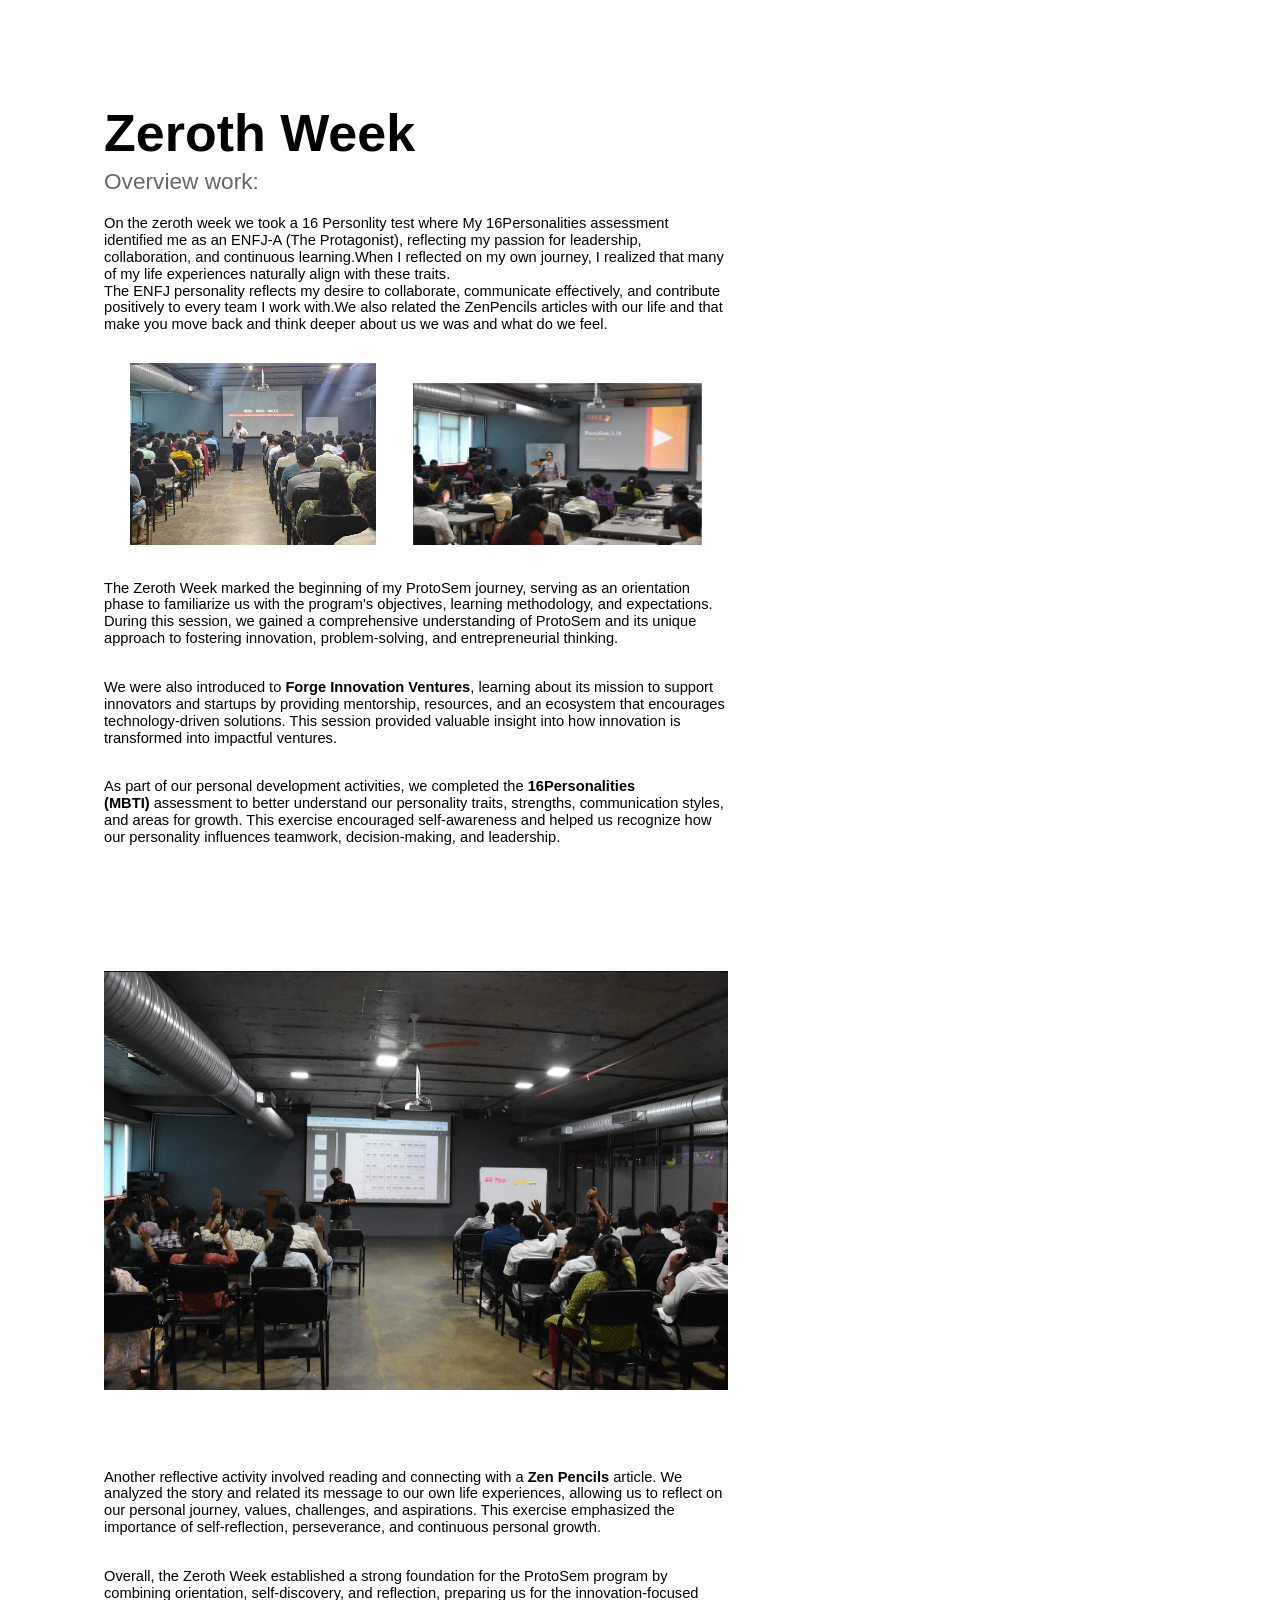
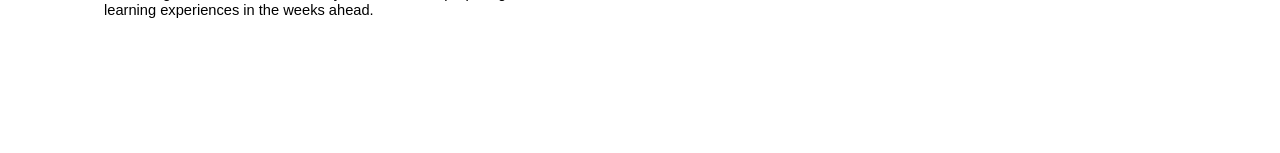
<file: week0.html>
<html><head><meta content="text/html; charset=UTF-8" http-equiv="content-type"><style type="text/css">ol{margin:0;padding:0}table td,table th{padding:0}.c0{padding-top:0pt;padding-bottom:3pt;line-height:1.15;page-break-after:avoid;orphans:2;widows:2;text-align:left}.c8{color:#666666;font-weight:400;text-decoration:none;vertical-align:baseline;font-size:17pt;font-family:"Arial";font-style:normal}.c9{padding-top:0pt;padding-bottom:16pt;line-height:1.15;page-break-after:avoid;orphans:2;widows:2;text-align:left}.c1{color:#000000;font-weight:400;text-decoration:none;vertical-align:baseline;font-size:11pt;font-family:"Arial";font-style:normal}.c2{padding-top:12pt;padding-bottom:12pt;line-height:1.15;orphans:2;widows:2;text-align:left}.c5{padding-top:0pt;padding-bottom:0pt;line-height:1.15;orphans:2;widows:2;text-align:left}.c6{padding-top:0pt;padding-bottom:0pt;line-height:1.15;orphans:2;widows:2;text-align:center}.c10{color:#000000;text-decoration:none;vertical-align:baseline;font-size:39pt;font-family:"Arial";font-style:normal}.c7{background-color:#ffffff;max-width:468pt;padding:72pt 72pt 72pt 72pt}.c4{height:11pt}.c3{font-weight:700}.title{padding-top:0pt;color:#000000;font-size:26pt;padding-bottom:3pt;font-family:"Arial";line-height:1.15;page-break-after:avoid;orphans:2;widows:2;text-align:left}.subtitle{padding-top:0pt;color:#666666;font-size:15pt;padding-bottom:16pt;font-family:"Arial";line-height:1.15;page-break-after:avoid;orphans:2;widows:2;text-align:left}li{color:#000000;font-size:11pt;font-family:"Arial"}p{margin:0;color:#000000;font-size:11pt;font-family:"Arial"}h1{padding-top:20pt;color:#000000;font-size:20pt;padding-bottom:6pt;font-family:"Arial";line-height:1.15;page-break-after:avoid;orphans:2;widows:2;text-align:left}h2{padding-top:18pt;color:#000000;font-size:16pt;padding-bottom:6pt;font-family:"Arial";line-height:1.15;page-break-after:avoid;orphans:2;widows:2;text-align:left}h3{padding-top:16pt;color:#434343;font-size:14pt;padding-bottom:4pt;font-family:"Arial";line-height:1.15;page-break-after:avoid;orphans:2;widows:2;text-align:left}h4{padding-top:14pt;color:#666666;font-size:12pt;padding-bottom:4pt;font-family:"Arial";line-height:1.15;page-break-after:avoid;orphans:2;widows:2;text-align:left}h5{padding-top:12pt;color:#666666;font-size:11pt;padding-bottom:4pt;font-family:"Arial";line-height:1.15;page-break-after:avoid;orphans:2;widows:2;text-align:left}h6{padding-top:12pt;color:#666666;font-size:11pt;padding-bottom:4pt;font-family:"Arial";line-height:1.15;page-break-after:avoid;font-style:italic;orphans:2;widows:2;text-align:left}</style></head><body class="c7 doc-content"><p class="c0 title" id="h.iy21zlot49g0"><span class="c3 c10">Zeroth Week </span></p><p class="c9 subtitle" id="h.w8m87xenk07w"><span class="c8">Overview work:</span></p><p class="c5"><span class="c1">On the zeroth week we took a 16 Personlity test where My 16Personalities assessment identified me as an ENFJ-A (The Protagonist), reflecting my passion for leadership, collaboration, and continuous learning.When I reflected on my own journey, I realized that many of my life experiences naturally align with these traits.</span></p><p class="c5"><span class="c1">The ENFJ personality reflects my desire to collaborate, communicate effectively, and contribute positively to every team I work with.We also related the ZenPencils articles with our life and that make you move back and think deeper about us we was and what do we feel. </span></p><p class="c5 c4"><span class="c1"></span></p><p class="c4 c6"><span class="c1"></span></p><p class="c6"><span style="overflow: hidden; display: inline-block; margin: 0.00px 0.00px; border: 0.00px solid #000000; transform: rotate(0.00rad) translateZ(0px); -webkit-transform: rotate(0.00rad) translateZ(0px); width: 246.50px; height: 182.59px;"><img alt="" src="images/image2.png" style="width: 246.50px; height: 182.59px; margin-left: 0.00px; margin-top: 0.00px; transform: rotate(0.00rad) translateZ(0px); -webkit-transform: rotate(0.00rad) translateZ(0px);" title=""></span><span>&nbsp; &nbsp; &nbsp; &nbsp; &nbsp;</span><span style="overflow: hidden; display: inline-block; margin: 0.00px 0.00px; border: 0.00px solid #000000; transform: rotate(0.00rad) translateZ(0px); -webkit-transform: rotate(0.00rad) translateZ(0px); width: 289.50px; height: 162.22px;"><img alt="" src="images/image3.png" style="width: 289.50px; height: 162.22px; margin-left: 0.00px; margin-top: 0.00px; transform: rotate(0.00rad) translateZ(0px); -webkit-transform: rotate(0.00rad) translateZ(0px);" title=""></span></p><p class="c6 c4"><span class="c1"></span></p><p class="c2"><span class="c1">The Zeroth Week marked the beginning of my ProtoSem journey, serving as an orientation phase to familiarize us with the program&#39;s objectives, learning methodology, and expectations. During this session, we gained a comprehensive understanding of ProtoSem and its unique approach to fostering innovation, problem-solving, and entrepreneurial thinking.</span></p><p class="c2"><span>We were also introduced to </span><span class="c3">Forge Innovation Ventures</span><span class="c1">, learning about its mission to support innovators and startups by providing mentorship, resources, and an ecosystem that encourages technology-driven solutions. This session provided valuable insight into how innovation is transformed into impactful ventures.</span></p><p class="c2"><span>As part of our personal development activities, we completed the </span><span class="c3">16Personalities (MBTI)</span><span class="c1">&nbsp;assessment to better understand our personality traits, strengths, communication styles, and areas for growth. This exercise encouraged self-awareness and helped us recognize how our personality influences teamwork, decision-making, and leadership.</span></p><p class="c2 c4"><span class="c1"></span></p><p class="c2 c4"><span class="c1"></span></p><p class="c2"><span style="overflow: hidden; display: inline-block; margin: 0.00px 0.00px; border: 0.00px solid #000000; transform: rotate(0.00rad) translateZ(0px); -webkit-transform: rotate(0.00rad) translateZ(0px); width: 624.00px; height: 418.67px;"><img alt="" src="images/image1.png" style="width: 624.00px; height: 418.67px; margin-left: 0.00px; margin-top: 0.00px; transform: rotate(0.00rad) translateZ(0px); -webkit-transform: rotate(0.00rad) translateZ(0px);" title=""></span></p><p class="c2 c4"><span class="c1"></span></p><p class="c2"><span>Another reflective activity involved reading and connecting with a </span><span class="c3">Zen Pencils</span><span class="c1">&nbsp;article. We analyzed the story and related its message to our own life experiences, allowing us to reflect on our personal journey, values, challenges, and aspirations. This exercise emphasized the importance of self-reflection, perseverance, and continuous personal growth.</span></p><p class="c2"><span class="c1">Overall, the Zeroth Week established a strong foundation for the ProtoSem program by combining orientation, self-discovery, and reflection, preparing us for the innovation-focused learning experiences in the weeks ahead.</span></p><p class="c5 c4"><span class="c1"></span></p></body></html>
</file>
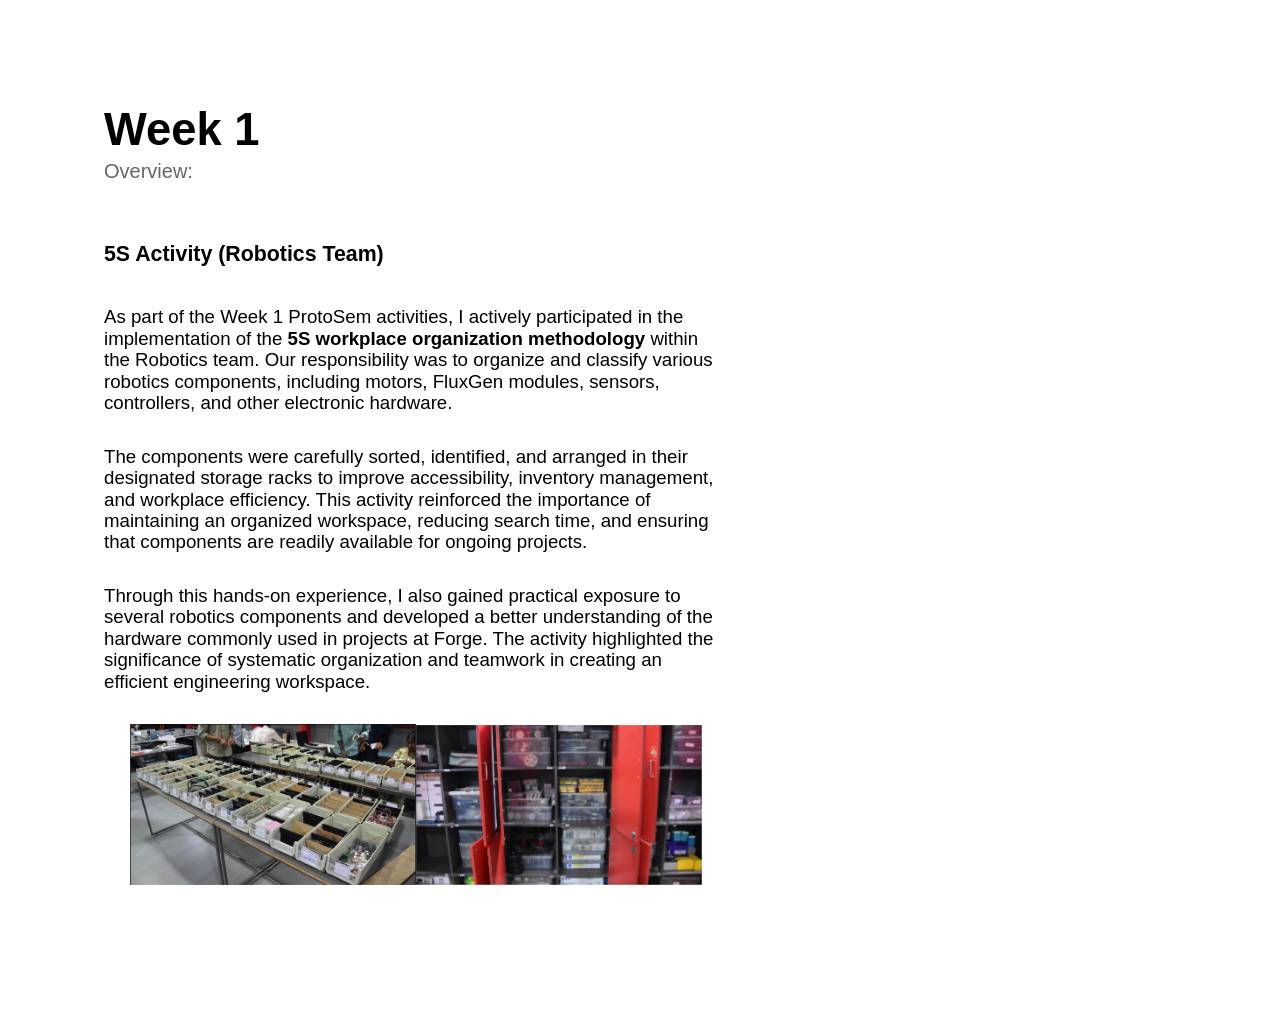
<file: week1.html>
<html><head><meta content="text/html; charset=UTF-8" http-equiv="content-type"><style type="text/css">ol{margin:0;padding:0}table td,table th{padding:0}.c3{padding-top:0pt;padding-bottom:16pt;line-height:1.15;page-break-after:avoid;orphans:2;widows:2;text-align:left}.c11{color:#000000;font-weight:700;text-decoration:none;vertical-align:baseline;font-size:34pt;font-family:"Arial";font-style:normal}.c6{color:#000000;font-weight:700;text-decoration:none;vertical-align:baseline;font-size:16pt;font-family:"Arial";font-style:normal}.c0{color:#000000;font-weight:400;text-decoration:none;vertical-align:baseline;font-size:14pt;font-family:"Arial";font-style:normal}.c5{padding-top:0pt;padding-bottom:0pt;line-height:1.15;orphans:2;widows:2;text-align:left;height:11pt}.c9{padding-top:0pt;padding-bottom:3pt;line-height:1.15;page-break-after:avoid;orphans:2;widows:2;text-align:left}.c7{color:#666666;font-weight:400;text-decoration:none;vertical-align:baseline;font-size:15pt;font-family:"Arial";font-style:normal}.c12{padding-top:12pt;padding-bottom:12pt;line-height:1.15;orphans:2;widows:2;text-align:center}.c4{padding-top:14pt;padding-bottom:4pt;line-height:1.15;orphans:2;widows:2;text-align:left}.c2{padding-top:12pt;padding-bottom:12pt;line-height:1.15;orphans:2;widows:2;text-align:left}.c10{background-color:#ffffff;max-width:468pt;padding:72pt 72pt 72pt 72pt}.c1{font-size:14pt;font-weight:700}.c8{font-size:14pt}.title{padding-top:0pt;color:#000000;font-size:26pt;padding-bottom:3pt;font-family:"Arial";line-height:1.15;page-break-after:avoid;orphans:2;widows:2;text-align:left}.subtitle{padding-top:0pt;color:#666666;font-size:15pt;padding-bottom:16pt;font-family:"Arial";line-height:1.15;page-break-after:avoid;orphans:2;widows:2;text-align:left}li{color:#000000;font-size:11pt;font-family:"Arial"}p{margin:0;color:#000000;font-size:11pt;font-family:"Arial"}h1{padding-top:20pt;color:#000000;font-size:20pt;padding-bottom:6pt;font-family:"Arial";line-height:1.15;page-break-after:avoid;orphans:2;widows:2;text-align:left}h2{padding-top:18pt;color:#000000;font-size:16pt;padding-bottom:6pt;font-family:"Arial";line-height:1.15;page-break-after:avoid;orphans:2;widows:2;text-align:left}h3{padding-top:16pt;color:#434343;font-size:14pt;padding-bottom:4pt;font-family:"Arial";line-height:1.15;page-break-after:avoid;orphans:2;widows:2;text-align:left}h4{padding-top:14pt;color:#666666;font-size:12pt;padding-bottom:4pt;font-family:"Arial";line-height:1.15;page-break-after:avoid;orphans:2;widows:2;text-align:left}h5{padding-top:12pt;color:#666666;font-size:11pt;padding-bottom:4pt;font-family:"Arial";line-height:1.15;page-break-after:avoid;orphans:2;widows:2;text-align:left}h6{padding-top:12pt;color:#666666;font-size:11pt;padding-bottom:4pt;font-family:"Arial";line-height:1.15;page-break-after:avoid;font-style:italic;orphans:2;widows:2;text-align:left}</style></head><body class="c10 doc-content"><p class="c9 title" id="h.dm73w8gnmh9e"><span class="c11">Week 1</span></p><p class="c3 subtitle" id="h.of822njftvtz"><span class="c7">Overview:</span></p><h3 class="c4" id="h.qudw0a5f8mr6"><span class="c6">5S Activity (Robotics Team)</span></h3><p class="c2"><span class="c8">As part of the Week 1 ProtoSem activities, I actively participated in the implementation of the </span><span class="c1">5S workplace organization methodology</span><span class="c0">&nbsp;within the Robotics team. Our responsibility was to organize and classify various robotics components, including motors, FluxGen modules, sensors, controllers, and other electronic hardware.</span></p><p class="c2"><span class="c0">The components were carefully sorted, identified, and arranged in their designated storage racks to improve accessibility, inventory management, and workplace efficiency. This activity reinforced the importance of maintaining an organized workspace, reducing search time, and ensuring that components are readily available for ongoing projects.</span></p><p class="c2"><span class="c0">Through this hands-on experience, I also gained practical exposure to several robotics components and developed a better understanding of the hardware commonly used in projects at Forge. The activity highlighted the significance of systematic organization and teamwork in creating an efficient engineering workspace.</span></p><p class="c12"><span style="overflow: hidden; display: inline-block; margin: 0.00px 0.00px; border: 0.00px solid #000000; transform: rotate(0.00rad) translateZ(0px); -webkit-transform: rotate(0.00rad) translateZ(0px); width: 285.69px; height: 160.29px;"><img alt="" src="images\5s1.png" style="width: 285.69px; height: 160.29px; margin-left: 0.00px; margin-top: 0.00px; transform: rotate(0.00rad) translateZ(0px); -webkit-transform: rotate(0.00rad) translateZ(0px);" title=""></span><span style="overflow: hidden; display: inline-block; margin: 0.00px 0.00px; border: 0.00px solid #000000; transform: rotate(0.00rad) translateZ(0px); -webkit-transform: rotate(0.00rad) translateZ(0px); width: 286.50px; height: 159.65px;"><img alt="" src="images\5s2.png" style="width: 286.50px; height: 159.65px; margin-left: 0.00px; margin-top: 0.00px; transform: rotate(0.00rad) translateZ(0px); -webkit-transform: rotate(0.00rad) translateZ(0px);" title=""></span></p><p class="c5"><span class="c0"></span></p></body></html>
</file>
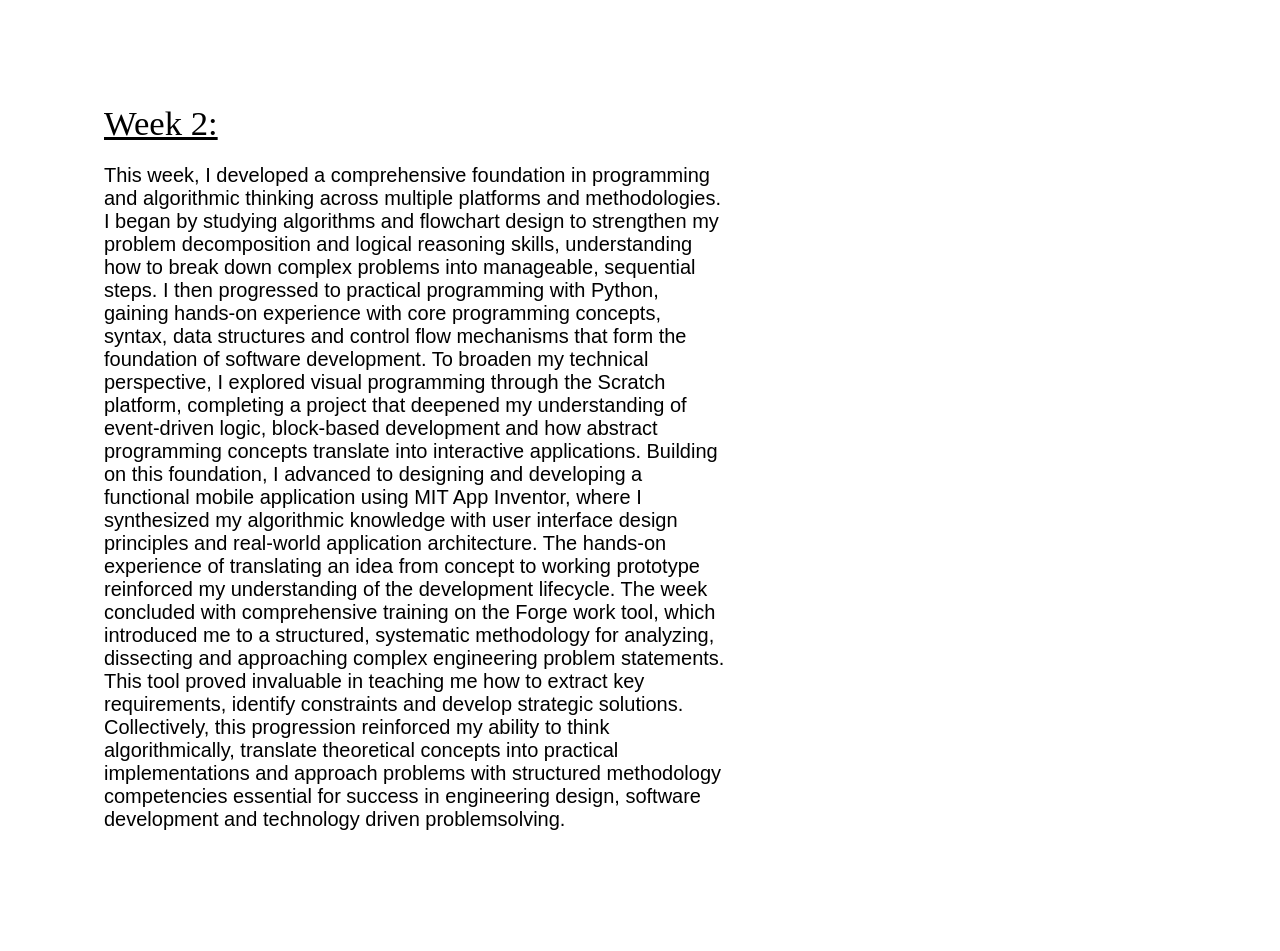
<file: week2.html>
<html><head><meta content="text/html; charset=UTF-8" http-equiv="content-type"><style type="text/css">ol{margin:0;padding:0}table td,table th{padding:0}.c1{-webkit-text-decoration-skip:none;color:#000000;font-weight:400;text-decoration:underline;vertical-align:baseline;text-decoration-skip-ink:none;font-size:26pt;font-family:"Georgia";font-style:normal}.c5{color:#000000;font-weight:400;text-decoration:none;vertical-align:baseline;font-size:11pt;font-family:"Arial";font-style:normal}.c2{padding-top:12pt;padding-bottom:12pt;line-height:1.15;page-break-after:avoid;orphans:2;widows:2;text-align:left}.c3{padding-top:12pt;padding-bottom:12pt;line-height:1.15;orphans:2;widows:2;text-align:left}.c4{background-color:#ffffff;max-width:468pt;padding:72pt 72pt 72pt 72pt}.c0{font-size:15pt}.title{padding-top:0pt;color:#000000;font-size:26pt;padding-bottom:3pt;font-family:"Arial";line-height:1.15;page-break-after:avoid;orphans:2;widows:2;text-align:left}.subtitle{padding-top:0pt;color:#666666;font-size:15pt;padding-bottom:16pt;font-family:"Arial";line-height:1.15;page-break-after:avoid;orphans:2;widows:2;text-align:left}li{color:#000000;font-size:11pt;font-family:"Arial"}p{margin:0;color:#000000;font-size:11pt;font-family:"Arial"}h1{padding-top:20pt;color:#000000;font-size:20pt;padding-bottom:6pt;font-family:"Arial";line-height:1.15;page-break-after:avoid;orphans:2;widows:2;text-align:left}h2{padding-top:18pt;color:#000000;font-size:16pt;padding-bottom:6pt;font-family:"Arial";line-height:1.15;page-break-after:avoid;orphans:2;widows:2;text-align:left}h3{padding-top:16pt;color:#434343;font-size:14pt;padding-bottom:4pt;font-family:"Arial";line-height:1.15;page-break-after:avoid;orphans:2;widows:2;text-align:left}h4{padding-top:14pt;color:#666666;font-size:12pt;padding-bottom:4pt;font-family:"Arial";line-height:1.15;page-break-after:avoid;orphans:2;widows:2;text-align:left}h5{padding-top:12pt;color:#666666;font-size:11pt;padding-bottom:4pt;font-family:"Arial";line-height:1.15;page-break-after:avoid;orphans:2;widows:2;text-align:left}h6{padding-top:12pt;color:#666666;font-size:11pt;padding-bottom:4pt;font-family:"Arial";line-height:1.15;page-break-after:avoid;font-style:italic;orphans:2;widows:2;text-align:left}</style></head><body class="c4 doc-content"><p class="c2 title" id="h.5yh7dlikhu4y"><span class="c1">Week 2:</span></p><p class="c3"><span class="c0">This week, I developed a comprehensive foundation in programming and algorithmic thinking across multiple platforms and methodologies. I began by studying algorithms and flowchart design to strengthen my problem decomposition and logical reasoning skills, understanding how to break down complex problems into manageable, sequential steps. I then progressed to practical programming with Python, gaining hands-on experience with core programming concepts, syntax, data structures and control flow mechanisms that form the foundation of software development. To broaden my technical perspective, I explored visual programming through the Scratch platform, completing a project that deepened my understanding of event-driven logic, block-based development and how abstract programming concepts translate into interactive applications. Building on this foundation, I advanced to designing and developing a functional mobile application using MIT App Inventor, where I synthesized my algorithmic knowledge with user interface design principles and real-world application architecture. The hands-on experience of translating an idea from concept to working prototype reinforced my understanding of the development lifecycle. The week concluded with comprehensive training on the Forge work tool, which introduced me to a structured, systematic methodology for analyzing, dissecting and approaching complex engineering problem statements. This tool proved invaluable in teaching me how to extract key requirements, identify constraints and develop strategic solutions. Collectively, this progression reinforced my ability to think algorithmically, translate theoretical concepts into practical implementations and approach problems with structured methodology competencies essential for success in engineering design, software development and technology driven problemsolving.</span></p></body></html>
</file>
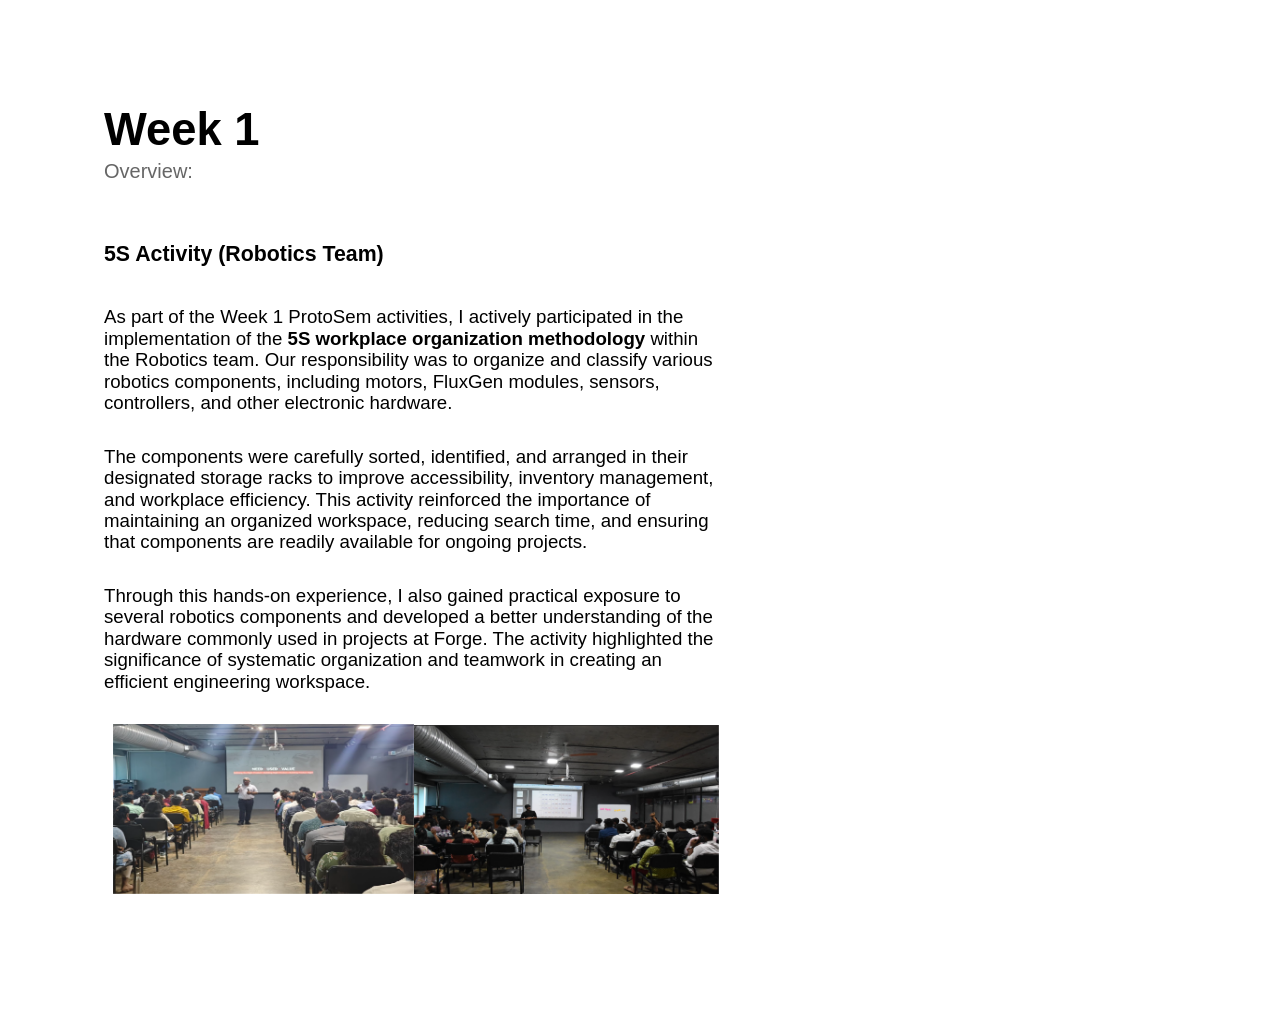
<file: wwek1.html>
<html><head><meta content="text/html; charset=UTF-8" http-equiv="content-type"><style type="text/css">ol{margin:0;padding:0}table td,table th{padding:0}.c0{color:#000000;font-weight:400;text-decoration:none;vertical-align:baseline;font-size:14pt;font-family:"Arial";font-style:normal}.c10{color:#666666;font-weight:400;text-decoration:none;vertical-align:baseline;font-size:15pt;font-family:"Arial";font-style:normal}.c8{color:#000000;font-weight:700;text-decoration:none;vertical-align:baseline;font-size:34pt;font-family:"Arial";font-style:normal}.c9{padding-top:0pt;padding-bottom:16pt;line-height:1.15;page-break-after:avoid;orphans:2;widows:2;text-align:left}.c1{padding-top:0pt;padding-bottom:0pt;line-height:1.15;orphans:2;widows:2;text-align:left;height:11pt}.c7{padding-top:0pt;padding-bottom:3pt;line-height:1.15;page-break-after:avoid;orphans:2;widows:2;text-align:left}.c4{color:#000000;font-weight:700;text-decoration:none;vertical-align:baseline;font-size:16pt;font-family:"Arial";font-style:normal}.c5{padding-top:12pt;padding-bottom:12pt;line-height:1.15;orphans:2;widows:2;text-align:left}.c2{padding-top:14pt;padding-bottom:4pt;line-height:1.15;orphans:2;widows:2;text-align:left}.c12{padding-top:12pt;padding-bottom:12pt;line-height:1.15;orphans:2;widows:2;text-align:center}.c3{background-color:#ffffff;max-width:468pt;padding:72pt 72pt 72pt 72pt}.c6{font-size:14pt;font-weight:700}.c11{font-size:14pt}.title{padding-top:0pt;color:#000000;font-size:26pt;padding-bottom:3pt;font-family:"Arial";line-height:1.15;page-break-after:avoid;orphans:2;widows:2;text-align:left}.subtitle{padding-top:0pt;color:#666666;font-size:15pt;padding-bottom:16pt;font-family:"Arial";line-height:1.15;page-break-after:avoid;orphans:2;widows:2;text-align:left}li{color:#000000;font-size:11pt;font-family:"Arial"}p{margin:0;color:#000000;font-size:11pt;font-family:"Arial"}h1{padding-top:20pt;color:#000000;font-size:20pt;padding-bottom:6pt;font-family:"Arial";line-height:1.15;page-break-after:avoid;orphans:2;widows:2;text-align:left}h2{padding-top:18pt;color:#000000;font-size:16pt;padding-bottom:6pt;font-family:"Arial";line-height:1.15;page-break-after:avoid;orphans:2;widows:2;text-align:left}h3{padding-top:16pt;color:#434343;font-size:14pt;padding-bottom:4pt;font-family:"Arial";line-height:1.15;page-break-after:avoid;orphans:2;widows:2;text-align:left}h4{padding-top:14pt;color:#666666;font-size:12pt;padding-bottom:4pt;font-family:"Arial";line-height:1.15;page-break-after:avoid;orphans:2;widows:2;text-align:left}h5{padding-top:12pt;color:#666666;font-size:11pt;padding-bottom:4pt;font-family:"Arial";line-height:1.15;page-break-after:avoid;orphans:2;widows:2;text-align:left}h6{padding-top:12pt;color:#666666;font-size:11pt;padding-bottom:4pt;font-family:"Arial";line-height:1.15;page-break-after:avoid;font-style:italic;orphans:2;widows:2;text-align:left}</style></head><body class="c3 doc-content"><p class="c7 title" id="h.dm73w8gnmh9e"><span class="c8">Week 1</span></p><p class="c9 subtitle" id="h.of822njftvtz"><span class="c10">Overview:</span></p><h3 class="c2" id="h.qudw0a5f8mr6"><span class="c4">5S Activity (Robotics Team)</span></h3><p class="c5"><span class="c11">As part of the Week 1 ProtoSem activities, I actively participated in the implementation of the </span><span class="c6">5S workplace organization methodology</span><span class="c0">&nbsp;within the Robotics team. Our responsibility was to organize and classify various robotics components, including motors, FluxGen modules, sensors, controllers, and other electronic hardware.</span></p><p class="c5"><span class="c0">The components were carefully sorted, identified, and arranged in their designated storage racks to improve accessibility, inventory management, and workplace efficiency. This activity reinforced the importance of maintaining an organized workspace, reducing search time, and ensuring that components are readily available for ongoing projects.</span></p><p class="c5"><span class="c0">Through this hands-on experience, I also gained practical exposure to several robotics components and developed a better understanding of the hardware commonly used in projects at Forge. The activity highlighted the significance of systematic organization and teamwork in creating an efficient engineering workspace.</span></p><p class="c12"><span style="overflow: hidden; display: inline-block; margin: 0.00px 0.00px; border: 0.00px solid #000000; transform: rotate(0.00rad) translateZ(0px); -webkit-transform: rotate(0.00rad) translateZ(0px); width: 301.50px; height: 169.90px;"><img alt="" src="images/image2.png" style="width: 301.50px; height: 169.90px; margin-left: 0.00px; margin-top: 0.00px; transform: rotate(0.00rad) translateZ(0px); -webkit-transform: rotate(0.00rad) translateZ(0px);" title=""></span><span style="overflow: hidden; display: inline-block; margin: 0.00px 0.00px; border: 0.00px solid #000000; transform: rotate(0.00rad) translateZ(0px); -webkit-transform: rotate(0.00rad) translateZ(0px); width: 304.82px; height: 169.68px;"><img alt="" src="images/image1.png" style="width: 304.82px; height: 169.68px; margin-left: 0.00px; margin-top: 0.00px; transform: rotate(0.00rad) translateZ(0px); -webkit-transform: rotate(0.00rad) translateZ(0px);" title=""></span></p><p class="c1"><span class="c0"></span></p></body></html>
</file>
<file: style.css>
@import url('https://fonts.googleapis.com/css2?family=Karla:ital,wght@0,600;0,700;0,800;1,600;1,700;1,800&display=swap');
@import url('https://fonts.googleapis.com/css2?family=Acme&display=swap');
@import url('https://fonts.googleapis.com/css2?family=Space+Grotesk:wght@300;400;600;700&display=swap');

/* ========== CSS VARIABLES ========== */
:root {
    --color-gray-100: #0F051D;
    --color-gray-90: #1B1128;
    --color-gray-80: #332A3F;
    --color-gray-70: #4B4356;
    --color-gray-60: #7B7583;
    --color-gray-50: #9F9BA5;
    --color-button-hover: #e600f0;
    --color-primary: #2600fc;
    --color-secondary: #ff00ea;
    --font-color: rgb(243, 242, 244);
    --font-color-light: rgb(183, 180, 187);
    --border-color: rgba(131, 131, 131, 0.25);
    --padding: 8%;
    --min-font-header: 58px;
    --min-font: 14px;
    --font-main: "Mabry Pro", "Space Grotesk", "Segoe UI", "Helvetica Neue";
    --font-family-secondary: "Power Grotesk", "Space Grotesk", "Segoe UI", Roboto, "Helvetica Neue";
    --font-family: 'Acme';
    --font-p: 'Space Grotesk', sans-serif;
    --font-numbers: 'Karla', sans-serif;
}

/* ========== GLOBAL STYLES ========== */
* {
    margin: 0;
    padding: 0;
    box-sizing: border-box;
    scroll-behavior: smooth;
    text-decoration: none;
}

html {
    scroll-behavior: smooth;
}

body {
    font-family: var(--font-main);
    background-color: var(--color-gray-100);
    color: var(--font-color);
    line-height: 1.6;
}

ul {
    list-style: none;
}

a {
    color: inherit;
    text-decoration: none;
}

.content {
    max-width: 1400px;
    margin: 0 auto;
    padding-left: var(--padding);
    padding-right: var(--padding);
}

/* ========== BUTTONS ========== */
.button {
    display: inline-flex;
    align-items: center;
    justify-content: center;
    color: #fff;
    font-size: 18px;
    font-weight: 700;
    padding: 20px 40px;
    border: none;
    border-radius: 56px;
    background-image: linear-gradient(to right, var(--color-primary), var(--color-secondary));
    margin-top: 32px;
    transition: all 0.4s ease-in-out;
    cursor: pointer;
    font-family: var(--font-main);
}

.button:hover {
    background-image: linear-gradient(to left, var(--color-primary), var(--color-secondary));
    box-shadow: 0 4px 15px 0 rgba(116, 79, 168, 0.75);
    transform: translateY(-2px);
}

.btn-primary {
    background-image: linear-gradient(to right, var(--color-primary), var(--color-secondary));
}

.btn-secondary {
    background-image: linear-gradient(to right, var(--color-secondary), var(--color-primary));
    border: 2px solid var(--color-secondary);
}

.btn-submit {
    width: 100%;
    margin-top: 24px;
}

/* ========== HEADER ========== */
header {
    position: fixed;
    background: transparent;
    height: 100px;
    z-index: 9999;
    top: 0;
    left: 0;
    right: 0;
}

header .content {
    padding-left: var(--padding);
    padding-right: var(--padding);
    display: flex;
    justify-content: space-between;
    align-items: center;
    width: 100%;
    height: 100%;
    background: linear-gradient(to bottom, var(--color-gray-100), transparent) !important;
}

header .left-header {
    margin-left: 16px;
}

.logo-text {
    font-family: var(--font-family);
    font-size: 28px;
    font-weight: 700;
    color: var(--font-color);
    background: linear-gradient(to right, var(--color-primary), var(--color-secondary));
    -webkit-background-clip: text;
    -webkit-text-fill-color: transparent;
    background-clip: text;
}

header .right-header ul {
    display: flex;
    align-items: center;
    gap: 30px;
}

header .right-header nav ul li a {
    display: inline-block;
    color: var(--font-color);
    font-family: var(--font-main);
    font-size: 16px;
    font-weight: 600;
    padding: 10px 20px;
    transition: 0.3s ease-in-out;
    border-radius: 8px;
}

header .right-header nav ul li a:hover {
    color: var(--color-button-hover);
    background-color: rgba(230, 0, 240, 0.1);
}

/* ========== SECTION HEADER ========== */
.section-header {
    width: 100%;
    text-align: center;
    margin-bottom: 80px;
    animation: fadeInUp 0.8s ease-out;
}

.section-header h2 {
    font-family: var(--font-family-secondary);
    font-size: 64px;
    font-weight: 700;
    color: var(--font-color);
    margin-bottom: 12px;
    background: linear-gradient(to right, var(--font-color), var(--color-secondary));
    -webkit-background-clip: text;
    -webkit-text-fill-color: transparent;
    background-clip: text;
}

.section-header p {
    font-size: 20px;
    color: var(--font-color-light);
    font-family: var(--font-p);
}

/* ========== HOME SECTION ========== */
.home {
    height: calc(100vh);
    width: 100%;
    position: relative;
    display: flex;
    align-items: center;
    justify-content: center;
    margin-top: 100px;
    overflow: hidden;
}

.home::before {
    content: '';
    position: absolute;
    top: 0;
    left: 0;
    right: 0;
    bottom: 0;
    background: radial-gradient(circle at 20% 50%, rgba(38, 0, 252, 0.15) 0%, transparent 50%),
                radial-gradient(circle at 80% 80%, rgba(255, 0, 234, 0.15) 0%, transparent 50%);
    pointer-events: none;
}

.home .background {
    position: absolute;
    top: 0;
    left: 0;
    right: 0;
    bottom: 0;
    opacity: 0.1;
}

.home .content {
    position: relative;
    z-index: 1;
    text-align: center;
    animation: fadeInUp 1s ease-out;
}

.home-text {
    max-width: 800px;
    margin: 0 auto;
}

.home-text h1 {
    font-family: var(--font-family-secondary);
    font-size: 96px;
    font-weight: 700;
    color: var(--font-color);
    margin-bottom: 12px;
    animation: slideInDown 0.8s ease-out;
}

.home-text .role {
    font-size: 28px;
    font-weight: 600;
    background: linear-gradient(to right, var(--color-primary), var(--color-secondary));
    -webkit-background-clip: text;
    -webkit-text-fill-color: transparent;
    background-clip: text;
    margin-bottom: 24px;
    animation: slideInUp 0.8s ease-out 0.1s both;
}

.home-text .bio {
    font-size: 18px;
    color: var(--font-color-light);
    line-height: 1.8;
    margin-bottom: 40px;
    animation: slideInUp 0.8s ease-out 0.2s both;
}

.home-buttons {
    display: flex;
    gap: 24px;
    justify-content: center;
    flex-wrap: wrap;
    animation: slideInUp 0.8s ease-out 0.3s both;
}

.home-buttons .button {
    margin-top: 0;
}

/* ========== PROTOSEM SECTION ========== */
.protosem {
    width: 100%;
    min-height: 100vh;
    padding-top: 120px;
    padding-bottom: 120px;
    position: relative;
}

.protosem::before {
    content: '';
    position: absolute;
    top: 0;
    left: 0;
    right: 0;
    bottom: 0;
    background: linear-gradient(135deg, rgba(38, 0, 252, 0.08) 0%, transparent 50%, rgba(255, 0, 234, 0.08) 100%);
    pointer-events: none;
}

/* ========== WEEK TABS ========== */
.week-tabs-container {
    display: flex;
    flex-wrap: wrap;
    gap: 12px;
    margin-bottom: 60px;
    position: relative;
    z-index: 1;
    justify-content: center;
}

.week-tabs,
.week-tabs-scroll {
    display: flex;
    gap: 12px;
    flex-wrap: wrap;
    justify-content: center;
}

.week-tab {
    display: inline-flex;
    align-items: center;
    justify-content: center;
    padding: 12px 24px;
    background: linear-gradient(135deg, rgba(51, 42, 63, 0.6), rgba(75, 67, 86, 0.4));
    border: 2px solid var(--border-color);
    color: var(--font-color-light);
    border-radius: 12px;
    font-size: 14px;
    font-weight: 600;
    cursor: pointer;
    transition: all 0.3s ease-in-out;
    font-family: var(--font-main);
}

.week-tab:hover {
    background: linear-gradient(135deg, rgba(51, 42, 63, 0.8), rgba(75, 67, 86, 0.6));
    border-color: var(--color-secondary);
    color: var(--color-secondary);
}

.week-tab.active {
    background: linear-gradient(to right, var(--color-primary), var(--color-secondary));
    color: #fff;
    border-color: var(--color-secondary);
    box-shadow: 0 4px 15px rgba(255, 0, 234, 0.4);
}

/* ========== WEEK CONTENT ========== */
.week-content-container {
    position: relative;
    z-index: 1;
}

.week-content {
    display: none;
    animation: fadeInUp 0.5s ease-out;
}

.week-content.active {
    display: block;
}

.week-content-inner {
    background: linear-gradient(135deg, rgba(51, 42, 63, 0.5) 0%, rgba(75, 67, 86, 0.3) 100%);
    border: 1px solid var(--border-color);
    border-radius: 24px;
    padding: 48px;
    min-height: 400px;
}

.week-content-inner h3 {
    font-size: 32px;
    font-weight: 700;
    color: var(--font-color);
    margin-bottom: 40px;
    display: flex;
    align-items: center;
    gap: 12px;
}

.week-content-inner h3::before {
    content: '';
    width: 8px;
    height: 8px;
    background: linear-gradient(to right, var(--color-primary), var(--color-secondary));
    border-radius: 50%;
}

.week-items {
    display: grid;
    gap: 24px;
}

.assignment-item {
    display: flex;
    align-items: flex-start;
    gap: 24px;
    padding: 24px;
    background: rgba(27, 17, 40, 0.6);
    border: 1px solid var(--border-color);
    border-radius: 16px;
    transition: all 0.3s ease-in-out;
}

.assignment-item:hover {
    transform: translateX(10px);
    border-color: var(--color-secondary);
    box-shadow: 0 8px 20px rgba(255, 0, 234, 0.1);
}

.item-icon {
    font-size: 36px;
    color: var(--color-secondary);
    min-width: 60px;
    display: flex;
    align-items: center;
    justify-content: center;
}

.item-content h4 {
    font-size: 18px;
    font-weight: 700;
    color: var(--font-color);
    margin-bottom: 8px;
}

.item-content p {
    font-size: 16px;
    color: var(--font-color-light);
    line-height: 1.6;
}

.empty-state {
    display: flex;
    flex-direction: column;
    align-items: center;
    justify-content: center;
    padding: 60px 40px;
    text-align: center;
    min-height: 300px;
}

.empty-state i {
    font-size: 80px;
    color: rgba(255, 0, 234, 0.2);
    margin-bottom: 24px;
}

.empty-state p {
    font-size: 18px;
    color: var(--font-color-light);
}

/* ========== TAGS ========== */
.tags {
    display: flex;
    flex-wrap: wrap;
    gap: 12px;
}

.tag {
    display: inline-block;
    padding: 8px 16px;
    background: linear-gradient(135deg, var(--color-primary), var(--color-secondary));
    color: #fff;
    border-radius: 20px;
    font-size: 12px;
    font-weight: 600;
}

/* ========== PROJECTS SECTION ========== */
.projects {
    width: 100%;
    min-height: 100vh;
    padding-top: 120px;
    padding-bottom: 120px;
    position: relative;
}

.projects-grid {
    display: grid;
    grid-template-columns: repeat(auto-fit, minmax(400px, 1fr));
    gap: 32px;
    position: relative;
    z-index: 1;
}

.project-card {
    background: linear-gradient(135deg, rgba(51, 42, 63, 0.5) 0%, rgba(75, 67, 86, 0.3) 100%);
    border: 1px solid var(--border-color);
    border-radius: 24px;
    overflow: hidden;
    transition: all 0.4s ease-in-out;
    animation: fadeInUp 0.8s ease-out;
    display: flex;
    flex-direction: column;
    height: 100%;
}

.project-card:hover {
    transform: scale(1.05) translateY(-10px);
    border-color: var(--color-secondary);
    box-shadow: 0 20px 50px rgba(255, 0, 234, 0.25);
}

.project-image {
    width: 100%;
    height: 250px;
    background: linear-gradient(135deg, var(--color-primary), var(--color-secondary));
    display: flex;
    align-items: center;
    justify-content: center;
    position: relative;
    overflow: hidden;
}

.project-image::before {
    content: '';
    position: absolute;
    top: 0;
    left: 0;
    right: 0;
    bottom: 0;
    background: linear-gradient(135deg, transparent 0%, rgba(0, 0, 0, 0.3) 100%);
}

.image-placeholder {
    font-size: 80px;
    color: rgba(255, 255, 255, 0.3);
    display: flex;
    align-items: center;
    justify-content: center;
    width: 100%;
    height: 100%;
    position: relative;
    z-index: 1;
}

.project-content {
    padding: 32px;
    flex: 1;
    display: flex;
    flex-direction: column;
}

.project-content h3 {
    font-size: 24px;
    font-weight: 700;
    color: var(--font-color);
    margin-bottom: 8px;
}

.project-type {
    font-size: 12px;
    color: var(--color-secondary);
    font-weight: 600;
    margin-bottom: 16px;
}

.project-description {
    font-size: 16px;
    color: var(--font-color-light);
    line-height: 1.8;
    margin-bottom: 24px;
    flex: 1;
}

.project-tags {
    display: flex;
    flex-wrap: wrap;
    gap: 12px;
    margin-top: auto;
}

.tech-tag {
    display: inline-block;
    padding: 6px 14px;
    background: rgba(230, 0, 240, 0.2);
    color: var(--color-secondary);
    border: 1px solid var(--color-secondary);
    border-radius: 16px;
    font-size: 11px;
    font-weight: 600;
    transition: all 0.3s ease-in-out;
}

.tech-tag:hover {
    background: var(--color-secondary);
    color: #fff;
}

/* ========== EXPERIENCE SECTION ========== */
.experience {
    width: 100%;
    min-height: 100vh;
    padding-top: 120px;
    padding-bottom: 120px;
    position: relative;
}

.experience-container {
    display: grid;
    grid-template-columns: 1fr 1fr;
    gap: 80px;
    margin-bottom: 80px;
    position: relative;
    z-index: 1;
}

.experience-section,
.education-section {
    animation: fadeInUp 0.8s ease-out;
}

.subsection-title {
    font-size: 36px;
    font-weight: 700;
    color: var(--font-color);
    margin-bottom: 48px;
    position: relative;
    padding-bottom: 24px;
}

.subsection-title::after {
    content: '';
    position: absolute;
    bottom: 0;
    left: 0;
    width: 60px;
    height: 4px;
    background: linear-gradient(to right, var(--color-primary), var(--color-secondary));
    border-radius: 2px;
}

.timeline {
    position: relative;
    padding-left: 40px;
}

.timeline::before {
    content: '';
    position: absolute;
    left: 8px;
    top: 0;
    bottom: 0;
    width: 2px;
    background: linear-gradient(to bottom, var(--color-primary), var(--color-secondary), transparent);
}

.timeline-item {
    position: relative;
    margin-bottom: 48px;
}

.timeline-marker {
    position: absolute;
    left: -48px;
    top: 0;
    width: 24px;
    height: 24px;
    background: var(--color-secondary);
    border: 3px solid var(--color-gray-100);
    border-radius: 50%;
    transition: all 0.3s ease-in-out;
}

.timeline-item:hover .timeline-marker {
    transform: scale(1.3);
    box-shadow: 0 0 20px var(--color-secondary);
}

.timeline-content {
    background: linear-gradient(135deg, rgba(51, 42, 63, 0.5) 0%, rgba(75, 67, 86, 0.3) 100%);
    border: 1px solid var(--border-color);
    border-radius: 16px;
    padding: 24px;
    transition: all 0.3s ease-in-out;
}

.timeline-content h4 {
    font-size: 20px;
    font-weight: 700;
    color: var(--font-color);
    margin-bottom: 8px;
}

.timeline-date {
    font-size: 14px;
    color: var(--color-secondary);
    font-weight: 600;
    margin-bottom: 12px;
}

.timeline-content p {
    font-size: 16px;
    color: var(--font-color-light);
    line-height: 1.8;
}

.experience-details {
    list-style: none;
    padding-top: 12px;
}

.experience-details li {
    font-size: 16px;
    color: var(--font-color-light);
    padding-left: 20px;
    margin-bottom: 12px;
    position: relative;
}

.experience-details li::before {
    content: '▸';
    position: absolute;
    left: 0;
    color: var(--color-secondary);
    font-size: 18px;
}

/* ========== SKILLS SECTION ========== */
.skills-section {
    position: relative;
    z-index: 1;
    animation: fadeInUp 0.8s ease-out;
}

.skills-grid {
    display: grid;
    grid-template-columns: repeat(auto-fit, minmax(280px, 1fr));
    gap: 32px;
}

.skill-category {
    background: linear-gradient(135deg, rgba(51, 42, 63, 0.5) 0%, rgba(75, 67, 86, 0.3) 100%);
    border: 1px solid var(--border-color);
    border-radius: 16px;
    padding: 32px;
    transition: all 0.3s ease-in-out;
}

.skill-category:hover {
    transform: translateY(-5px);
    border-color: var(--color-secondary);
    box-shadow: 0 10px 30px rgba(255, 0, 234, 0.15);
}

.skill-category h4 {
    font-size: 18px;
    font-weight: 700;
    color: var(--font-color);
    margin-bottom: 20px;
    display: flex;
    align-items: center;
    gap: 10px;
}

.skill-category h4::before {
    content: '';
    width: 8px;
    height: 8px;
    background: linear-gradient(to right, var(--color-primary), var(--color-secondary));
    border-radius: 50%;
}

.skills-list {
    display: flex;
    flex-direction: column;
    gap: 12px;
}

.skill-item {
    display: block;
    padding: 10px 16px;
    background: rgba(230, 0, 240, 0.08);
    color: var(--font-color);
    border-left: 3px solid var(--color-secondary);
    border-radius: 4px;
    font-size: 15px;
    transition: all 0.3s ease-in-out;
}

.skill-item:hover {
    background: rgba(230, 0, 240, 0.15);
    transform: translateX(5px);
}

/* ========== CONTACT SECTION ========== */
.contact {
    width: 100%;
    min-height: 100vh;
    padding-top: 120px;
    padding-bottom: 120px;
    position: relative;
}

.contact-container {
    display: grid;
    grid-template-columns: 1fr 1fr;
    gap: 60px;
    margin-bottom: 80px;
    position: relative;
    z-index: 1;
}

.contact-info {
    display: flex;
    flex-direction: column;
    gap: 32px;
}

.info-card {
    background: linear-gradient(135deg, rgba(51, 42, 63, 0.5) 0%, rgba(75, 67, 86, 0.3) 100%);
    border: 1px solid var(--border-color);
    border-radius: 16px;
    padding: 32px;
    display: flex;
    align-items: center;
    gap: 24px;
    transition: all 0.3s ease-in-out;
    animation: fadeInUp 0.8s ease-out;
}

.info-card:hover {
    transform: translateY(-5px);
    border-color: var(--color-secondary);
    box-shadow: 0 10px 30px rgba(255, 0, 234, 0.15);
}

.info-icon {
    font-size: 40px;
    color: var(--color-secondary);
    min-width: 60px;
    display: flex;
    align-items: center;
    justify-content: center;
}

.info-content h4 {
    font-size: 18px;
    font-weight: 700;
    color: var(--font-color);
    margin-bottom: 8px;
}

.info-content p {
    font-size: 16px;
    color: var(--font-color-light);
}

.info-content a {
    color: var(--color-secondary);
    transition: all 0.3s ease-in-out;
}

.info-content a:hover {
    text-decoration: underline;
}

/* ========== CONTACT FORM ========== */
.contact-form {
    animation: fadeInUp 0.8s ease-out 0.2s both;
}

.contact-form form {
    background: linear-gradient(135deg, rgba(51, 42, 63, 0.5) 0%, rgba(75, 67, 86, 0.3) 100%);
    border: 1px solid var(--border-color);
    border-radius: 16px;
    padding: 40px;
}

.form-group {
    margin-bottom: 24px;
    display: flex;
    flex-direction: column;
}

.form-group label {
    font-size: 16px;
    font-weight: 600;
    color: var(--font-color);
    margin-bottom: 12px;
}

.form-group input,
.form-group textarea {
    background: rgba(27, 17, 40, 0.8);
    border: 1px solid var(--border-color);
    border-radius: 8px;
    padding: 16px;
    font-size: 16px;
    color: var(--font-color);
    font-family: var(--font-main);
    transition: all 0.3s ease-in-out;
}

.form-group input::placeholder,
.form-group textarea::placeholder {
    color: var(--font-color-light);
}

.form-group input:focus,
.form-group textarea:focus {
    outline: none;
    border-color: var(--color-secondary);
    box-shadow: 0 0 20px rgba(255, 0, 234, 0.2);
    background: rgba(27, 17, 40, 0.95);
}

.form-group textarea {
    resize: vertical;
    min-height: 140px;
}

.btn-submit {
    font-size: 16px;
    padding: 16px 40px;
    margin-top: 24px;
}

/* ========== SOCIAL SECTION ========== */
.social-section {
    text-align: center;
    position: relative;
    z-index: 1;
    animation: fadeInUp 0.8s ease-out;
}

.social-section h3 {
    font-size: 28px;
    font-weight: 700;
    color: var(--font-color);
    margin-bottom: 32px;
}

.social-links {
    display: flex;
    justify-content: center;
    gap: 24px;
    flex-wrap: wrap;
}

.social-links li a {
    display: inline-flex;
    align-items: center;
    justify-content: center;
    width: 60px;
    height: 60px;
    background: linear-gradient(135deg, rgba(51, 42, 63, 0.8), rgba(75, 67, 86, 0.8));
    border: 2px solid var(--border-color);
    border-radius: 50%;
    font-size: 24px;
    color: var(--font-color);
    transition: all 0.3s ease-in-out;
}

.social-links li a:hover {
    background: linear-gradient(to right, var(--color-primary), var(--color-secondary));
    border-color: var(--color-secondary);
    transform: translateY(-5px) scale(1.1);
    box-shadow: 0 10px 30px rgba(255, 0, 234, 0.3);
    color: #fff;
}

/* ========== FOOTER ========== */
footer {
    background: linear-gradient(135deg, var(--color-gray-90) 0%, var(--color-gray-80) 100%);
    border-top: 1px solid var(--border-color);
    padding-top: 60px;
    padding-bottom: 40px;
    position: relative;
}

footer .container {
    padding-left: var(--padding);
    padding-right: var(--padding);
    max-width: 1400px;
    margin: 0 auto;
}

.footer-content {
    text-align: center;
    margin-bottom: 40px;
}

.footer-content p {
    font-size: 16px;
    color: var(--font-color-light);
    margin-bottom: 8px;
}

.footer-links {
    text-align: center;
    border-top: 1px solid var(--border-color);
    padding-top: 30px;
}

.footer-links ul {
    display: flex;
    justify-content: center;
    gap: 32px;
    flex-wrap: wrap;
}

.footer-links a {
    font-size: 14px;
    color: var(--font-color-light);
    transition: all 0.3s ease-in-out;
}

.footer-links a:hover {
    color: var(--color-secondary);
}

/* ========== ANIMATIONS ========== */
.particle {
    position: absolute;
    border-radius: 50%;
    filter: blur(80px);
    pointer-events: none;
}

.particle-1 {
    width: 200px;
    height: 200px;
    background: radial-gradient(circle, rgba(38, 0, 252, 0.5), transparent);
    top: 5%;
    left: 10%;
    animation: float 20s infinite ease-in-out;
    opacity: 0.6;
}

.particle-2 {
    width: 250px;
    height: 250px;
    background: radial-gradient(circle, rgba(255, 0, 234, 0.4), transparent);
    top: 50%;
    right: 5%;
    animation: float 25s infinite ease-in-out reverse;
    opacity: 0.5;
}

/* ========== RESPONSIVE DESIGN ========== */
@media (max-width: 1024px) {
    :root {
        --padding: 5%;
    }

    .home-text h1 {
        font-size: 72px;
    }

    .section-header h2 {
        font-size: 48px;
    }

    .experience-container {
        grid-template-columns: 1fr;
        gap: 60px;
    }

    .contact-container {
        grid-template-columns: 1fr;
        gap: 40px;
    }

    .protosem-grid {
        grid-template-columns: 1fr;
    }

    .projects-grid {
        grid-template-columns: repeat(auto-fit, minmax(300px, 1fr));
        gap: 24px;
    }

    .skills-grid {
        grid-template-columns: repeat(2, 1fr);
    }
}

@media (max-width: 768px) {
    :root {
        --padding: 4%;
    }

    header {
        height: 80px;
    }

    header .right-header nav {
        display: none;
    }

    .home {
        margin-top: 80px;
        height: auto;
        padding-top: 60px;
        padding-bottom: 60px;
    }

    .home-text h1 {
        font-size: 48px;
    }

    .home-text .role {
        font-size: 20px;
    }

    .home-text .bio {
        font-size: 16px;
    }

    .home-buttons {
        flex-direction: column;
        align-items: center;
    }

    .home-buttons .button {
        width: 100%;
        max-width: 300px;
    }

    .section-header {
        margin-bottom: 60px;
    }

    .section-header h2 {
        font-size: 36px;
    }

    .section-header p {
        font-size: 16px;
    }

    .protosem {
        padding-top: 80px;
        padding-bottom: 80px;
    }

    .week-tabs-container {
        gap: 8px;
        margin-bottom: 40px;
    }

    .week-tab {
        padding: 10px 16px;
        font-size: 12px;
    }

    .week-content-inner {
        padding: 32px;
        min-height: 300px;
    }

    .week-content-inner h3 {
        font-size: 24px;
        margin-bottom: 24px;
    }

    .assignment-item {
        gap: 16px;
        padding: 16px;
        flex-direction: column;
    }

    .item-icon {
        font-size: 28px;
        min-width: auto;
    }

    .item-content h4 {
        font-size: 16px;
    }

    .item-content p {
        font-size: 14px;
    }

    .projects {
        padding-top: 80px;
        padding-bottom: 80px;
    }

    .projects-grid {
        grid-template-columns: 1fr;
    }

    .experience {
        padding-top: 80px;
        padding-bottom: 80px;
    }

    .subsection-title {
        font-size: 28px;
    }

    .contact {
        padding-top: 80px;
        padding-bottom: 80px;
    }

    .contact-container {
        grid-template-columns: 1fr;
    }

   

    .skills-grid {
        grid-template-columns: 1fr;
    }

    .social-links {
        gap: 16px;
    }

    .social-links li a {
        width: 50px;
        height: 50px;
        font-size: 20px;
    }

    .button {
        font-size: 16px;
        padding: 16px 32px;
    }
}

@media (max-width: 480px) {
    :root {
        --padding: 3%;
    }

    header .left-header {
        margin-left: 0;
    }

    .home-text h1 {
        font-size: 36px;
        margin-bottom: 8px;
    }

    .home-text .role {
        font-size: 18px;
    }

    .home-text .bio {
        font-size: 14px;
        margin-bottom: 24px;
    }

    .home-buttons {
        gap: 12px;
    }

    .section-header h2 {
        font-size: 28px;
    }

    .section-header p {
        font-size: 14px;
    }

    .subsection-title {
        font-size: 22px;
        margin-bottom: 32px;
    }

    .project-card {
        animation: none;
    }

    .protosem-card {
        padding: 20px;
    }

    .protosem-icon {
        font-size: 36px;
    }

    .protosem-card h3 {
        font-size: 22px;
    }

    .project-content {
        padding: 20px;
    }

    .project-content h3 {
        font-size: 20px;
    }

    .contact-form form {
        padding: 20px;
    }

    .info-card {
        padding: 20px;
        flex-direction: column;
        text-align: center;
    }

    .info-icon {
        min-width: auto;
    }

    .social-links {
        justify-content: center;
    }

    .footer-links ul {
        gap: 16px;
    }

    .week-tabs-container {
        gap: 6px;
        margin-bottom: 32px;
    }

    .week-tab {
        padding: 8px 12px;
        font-size: 11px;
    }

    .week-content-inner {
        padding: 20px;
        min-height: 250px;
    }

    .week-content-inner h3 {
        font-size: 20px;
        margin-bottom: 16px;
    }

    .assignment-item {
        gap: 12px;
        padding: 12px;
        flex-direction: column;
    }

    .item-icon {
        font-size: 24px;
        min-width: auto;
    }

    .item-content h4 {
        font-size: 14px;
    }

    .item-content p {
        font-size: 12px;
    }

    .empty-state {
        padding: 40px 20px;
        min-height: 200px;
    }

    .empty-state i {
        font-size: 60px;
        margin-bottom: 16px;
    }

    .empty-state p {
        font-size: 14px;
    }
}

/* ========== UTILITY CLASSES ========== */
.container {
    max-width: 1400px;
    margin: 0 auto;
    padding-left: var(--padding);
    padding-right: var(--padding);
}

/* ========== ANTI-GRAVITY PORTFOLIO REFRESH ========== */
:root {
    --color-gray-100: #101410;
    --color-gray-90: #171d18;
    --color-gray-80: #252e26;
    --color-gray-70: #465247;
    --color-gray-60: #788277;
    --color-gray-50: #a9b2a5;
    --color-button-hover: #d6ff77;
    --color-primary: #c5f36a;
    --color-secondary: #ff805c;
    --font-color: #f1f4e9;
    --font-color-light: #adb6a8;
    --border-color: rgba(207, 225, 195, 0.15);
    --font-main: "Space Grotesk", "Segoe UI", sans-serif;
    --font-family-secondary: "Space Grotesk", "Segoe UI", sans-serif;
    --font-family: "Space Grotesk", "Segoe UI", sans-serif;
    --font-p: "Space Grotesk", sans-serif;
}

body {
    background-color: var(--color-gray-100);
    background-image: linear-gradient(rgba(197, 243, 106, 0.025) 1px, transparent 1px),
        linear-gradient(90deg, rgba(197, 243, 106, 0.025) 1px, transparent 1px);
    background-size: 56px 56px;
}

header {
    height: 82px;
    background: linear-gradient(180deg, rgba(16, 20, 16, 0.94), rgba(16, 20, 16, 0.58));
    backdrop-filter: blur(14px);
    border-bottom: 1px solid rgba(207, 225, 195, 0.08);
}

header .content {
    background: transparent !important;
}

.logo-text {
    background: none;
    color: var(--font-color);
    -webkit-text-fill-color: currentColor;
    font-size: 22px;
    letter-spacing: 0;
}

.logo-text::after {
    content: ".";
    color: var(--color-primary);
}

header .right-header ul {
    gap: 8px;
}

header .right-header nav ul li a {
    padding: 9px 14px;
    font-size: 14px;
    border-radius: 7px;
}

header .right-header nav ul li a:hover {
    color: var(--color-primary);
    background: rgba(197, 243, 106, 0.08);
}

.home {
    min-height: 760px;
    height: calc(100vh - 82px);
    margin-top: 82px;
    justify-content: flex-start;
    text-align: left;
}

.home::before {
    background: radial-gradient(ellipse at 77% 47%, rgba(197, 243, 106, 0.09), transparent 36%),
        radial-gradient(ellipse at 20% 85%, rgba(255, 128, 92, 0.07), transparent 32%);
}

.home .background {
    inset: 0;
    opacity: 1;
    overflow: hidden;
    pointer-events: none;
}

.home .background::before {
    content: "";
    position: absolute;
    width: min(43vw, 560px);
    aspect-ratio: 1;
    top: 50%;
    right: 8%;
    border: 1px solid rgba(197, 243, 106, 0.19);
    border-radius: 50%;
    box-shadow: 0 0 0 34px rgba(197, 243, 106, 0.025),
        0 0 0 86px rgba(197, 243, 106, 0.02),
        inset 0 0 0 56px rgba(197, 243, 106, 0.025);
    transform: translateY(-50%) rotate(-18deg) scaleY(0.58);
    animation: orbit-drift 18s ease-in-out infinite alternate;
}

.home .background::after {
    content: "";
    position: absolute;
    width: 13px;
    height: 13px;
    top: 25%;
    right: 22%;
    border-radius: 50%;
    background: var(--color-secondary);
    box-shadow: 0 0 24px rgba(255, 128, 92, 0.65);
    animation: float-point 5s ease-in-out infinite;
}

.home .content {
    width: 100%;
    text-align: left;
}

.home-text {
    max-width: 790px;
    margin: 0;
}

.home-text h1 {
    font-size: clamp(64px, 9vw, 116px);
    line-height: 0.98;
    letter-spacing: 0;
    text-wrap: balance;
}

.home-text .role {
    display: inline-block;
    background: none;
    color: var(--color-primary);
    -webkit-text-fill-color: currentColor;
    font-size: 23px;
    letter-spacing: 0;
}

.home-text .bio {
    max-width: 690px;
    color: var(--font-color-light);
    font-size: 17px;
}

.home-buttons {
    justify-content: flex-start;
}

.button {
    min-height: 54px;
    padding: 15px 24px;
    border: 1px solid transparent;
    border-radius: 8px;
    background: var(--color-primary);
    color: #17200e;
    font-size: 15px;
    transition: transform 220ms ease, box-shadow 220ms ease, background 220ms ease;
}

.button:hover {
    background: #d6ff77;
    box-shadow: 0 12px 32px rgba(197, 243, 106, 0.2);
    transform: translateY(-4px);
}

.btn-secondary {
    background: rgba(255, 255, 255, 0.025);
    color: var(--font-color);
    border-color: rgba(241, 244, 233, 0.25);
}

.btn-secondary:hover {
    color: var(--color-primary);
    background: rgba(197, 243, 106, 0.08);
}

.protosem,
.iot-session-section,
.projects,
.experience,
.contact {
    padding-top: 112px;
    padding-bottom: 112px;
    isolation: isolate;
}

.protosem::before {
    background: linear-gradient(180deg, transparent, rgba(197, 243, 106, 0.035), transparent);
}

.section-header {
    text-align: left;
    margin-bottom: 48px;
}

.section-header h2 {
    font-size: clamp(38px, 5vw, 60px);
    line-height: 1.08;
    background: none;
    color: var(--font-color);
    -webkit-text-fill-color: currentColor;
}

.section-header h2::after {
    content: "";
    display: block;
    width: 54px;
    height: 3px;
    margin-top: 16px;
    background: var(--color-primary);
}

.section-header p {
    font-size: 16px;
}

.week-tab {
    padding: 10px 16px;
    color: var(--font-color-light);
    background: rgba(255, 255, 255, 0.025);
    border: 1px solid var(--border-color);
    border-radius: 7px;
}

.week-tab:hover,
.week-tab.active {
    color: #17200e;
    background: var(--color-primary);
    border-color: var(--color-primary);
    box-shadow: 0 8px 22px rgba(197, 243, 106, 0.12);
}

.projects-grid {
    grid-template-columns: repeat(auto-fit, minmax(min(100%, 310px), 1fr));
    gap: 22px;
}

.project-card,
.timeline-content,
.skill-category,
.info-card {
    background: linear-gradient(145deg, rgba(34, 42, 35, 0.92), rgba(22, 28, 23, 0.9));
    border: 1px solid var(--border-color);
    border-radius: 10px;
    box-shadow: 0 18px 42px rgba(0, 0, 0, 0.14);
}

.project-card {
    animation: anti-float 7s ease-in-out infinite;
    transform-origin: center;
}

.project-card:nth-child(2) {
    animation-delay: -1.7s;
}

.project-card:nth-child(3) {
    animation-delay: -3.4s;
}

.project-card:nth-child(4) {
    animation-delay: -5.1s;
}

.project-card:hover {
    animation-play-state: paused;
    transform: translateY(-10px) rotate(-0.5deg);
    border-color: rgba(197, 243, 106, 0.55);
    box-shadow: 0 24px 54px rgba(0, 0, 0, 0.32), 0 0 30px rgba(197, 243, 106, 0.08);
}

.project-image {
    height: 230px;
    background: var(--color-gray-80);
}

.project-image::before {
    z-index: 1;
    background: linear-gradient(180deg, transparent 55%, rgba(16, 20, 16, 0.5));
}

.project-image img {
    width: 100%;
    height: 100%;
    object-fit: cover;
    transition: transform 600ms cubic-bezier(0.2, 0.7, 0.2, 1);
}

.project-card:hover .project-image img {
    transform: scale(1.06);
}

.project-content {
    padding: 25px;
}

.project-content h3,
.timeline-content h4 {
    font-size: 21px;
}

.project-type,
.timeline-date {
    color: var(--color-primary);
}

.tech-tag {
    padding: 5px 10px;
    color: #d4e5c8;
    background: rgba(197, 243, 106, 0.07);
    border: 1px solid rgba(197, 243, 106, 0.2);
    border-radius: 5px;
}

.tech-tag:hover {
    color: #17200e;
    background: var(--color-primary);
}

.experience-container {
    gap: 42px;
}

.subsection-title::after {
    background: linear-gradient(90deg, var(--color-primary), var(--color-secondary));
}

.timeline::before {
    background: linear-gradient(to bottom, var(--color-primary), rgba(255, 128, 92, 0.45), transparent);
}

.timeline-marker {
    background: var(--color-primary);
    border-color: var(--color-gray-100);
}

.timeline-item:hover .timeline-marker {
    box-shadow: 0 0 18px rgba(197, 243, 106, 0.65);
}

.skill-category {
    padding: 26px;
    transition: transform 260ms ease, border-color 260ms ease;
}

.skill-category:hover,
.info-card:hover {
    transform: translateY(-6px);
    border-color: rgba(197, 243, 106, 0.45);
    box-shadow: 0 18px 40px rgba(0, 0, 0, 0.22);
}

.skill-category h4::before {
    background: var(--color-primary);
}

.skill-item {
    background: rgba(197, 243, 106, 0.045);
    border-left-color: var(--color-primary);
    border-radius: 3px;
}

.skill-item:hover {
    background: rgba(197, 243, 106, 0.1);
}

.info-card {
    animation: none;
}

.info-icon,
.info-content a {
    color: var(--color-primary);
}

.social-links li a {
    width: 52px;
    height: 52px;
    background: rgba(255, 255, 255, 0.035);
    border: 1px solid var(--border-color);
    border-radius: 8px;
}

.social-links li a:hover {
    background: var(--color-primary);
    border-color: var(--color-primary);
    color: #17200e;
    box-shadow: 0 10px 28px rgba(197, 243, 106, 0.2);
}

footer {
    background: #0c100d;
    border-top-color: var(--border-color);
}

.footer-links a:hover {
    color: var(--color-primary);
}

@keyframes orbit-drift {
    from { transform: translateY(-50%) rotate(-18deg) scaleY(0.58); }
    to { transform: translateY(calc(-50% - 18px)) rotate(2deg) scaleY(0.58); }
}

@keyframes float-point {
    0%, 100% { transform: translate3d(0, 0, 0); }
    50% { transform: translate3d(-12px, -19px, 0); }
}

@keyframes anti-float {
    0%, 100% { transform: translateY(0); }
    50% { transform: translateY(-7px); }
}

@media (max-width: 768px) {
    header {
        height: 72px;
    }

    .home {
        min-height: 0;
        height: auto;
        margin-top: 72px;
        padding-top: 100px;
        padding-bottom: 96px;
    }

    .home .background::before {
        width: 76vw;
        right: -24%;
        opacity: 0.65;
    }

    .home .background::after {
        right: 16%;
    }

    .home .content {
        text-align: left;
    }

    .home-text h1 {
        font-size: clamp(52px, 13vw, 82px);
    }

    .home-buttons {
        align-items: flex-start;
    }

    .home-buttons .button {
        width: auto;
        max-width: 100%;
    }

    .section-header {
        text-align: left;
        margin-bottom: 38px;
    }

    .projects-grid {
        grid-template-columns: 1fr;
    }

    .project-card {
        animation: none;
    }
}

@media (max-width: 480px) {
    .home {
        padding-top: 76px;
        padding-bottom: 76px;
    }

    .home-text h1 {
        font-size: clamp(46px, 14vw, 64px);
    }

    .home-text .role {
        font-size: 18px;
    }

    .home-buttons .button {
        width: 100%;
    }

    .protosem,
    .projects,
    .experience,
    .contact {
        padding-top: 76px;
        padding-bottom: 76px;
    }
}

@media (prefers-reduced-motion: reduce) {
    *,
    *::before,
    *::after {
        scroll-behavior: auto !important;
        animation-duration: 0.01ms !important;
        animation-iteration-count: 1 !important;
        transition-duration: 0.01ms !important;
    }
}

/* ========== REFERENCE-INSPIRED TECHNICAL DASHBOARD THEME ========== */
:root {
    --color-gray-100: #0b0f19;
    --color-gray-90: #101727;
    --color-gray-80: #171f32;
    --color-gray-70: #29354a;
    --color-gray-60: #8894a9;
    --color-gray-50: #aeb8c9;
    --color-button-hover: #51e8f2;
    --color-primary: #12d8e8;
    --color-secondary: #ff705b;
    --font-color: #f5f7fb;
    --font-color-light: #a9b3c5;
    --border-color: rgba(143, 166, 205, 0.2);
}

body {
    background-color: var(--color-gray-100);
    background-image:
        linear-gradient(rgba(69, 112, 175, 0.045) 1px, transparent 1px),
        linear-gradient(90deg, rgba(69, 112, 175, 0.045) 1px, transparent 1px),
        radial-gradient(ellipse at 50% 0%, rgba(30, 70, 139, 0.22), transparent 54%);
    background-size: 48px 48px, 48px 48px, auto;
}

header {
    height: 82px;
    background: rgba(11, 15, 25, 0.94);
    border-bottom: 1px solid rgba(116, 143, 188, 0.18);
    backdrop-filter: blur(16px);
}

header .content {
    background: transparent !important;
}

.logo-text {
    background: none;
    color: var(--font-color);
    -webkit-text-fill-color: currentColor;
    font-size: 24px;
}

.logo-text::after {
    color: var(--color-primary);
}

header .right-header ul {
    gap: 4px;
}

header .right-header nav ul li a {
    padding: 9px 13px;
    font-size: 14px;
    border-radius: 18px;
}

header .right-header nav ul li a:hover {
    color: var(--color-primary);
    background: rgba(18, 216, 232, 0.09);
}

.home {
    min-height: 760px;
    height: calc(100vh - 82px);
    margin-top: 82px;
    justify-content: center;
    text-align: center;
    background:
        linear-gradient(115deg, transparent 18%, rgba(43, 76, 147, 0.13) 18.2%, rgba(43, 76, 147, 0.06) 47%, transparent 47.2%),
        radial-gradient(ellipse at 50% 45%, rgba(37, 65, 131, 0.26), transparent 58%);
}

.home::before {
    background:
        radial-gradient(circle at 12% 22%, rgba(18, 216, 232, 0.45) 0 2px, transparent 3px),
        radial-gradient(circle at 76% 28%, rgba(18, 216, 232, 0.36) 0 2px, transparent 3px),
        radial-gradient(circle at 31% 77%, rgba(255, 112, 91, 0.5) 0 2px, transparent 3px),
        radial-gradient(circle at 88% 72%, rgba(18, 216, 232, 0.32) 0 2px, transparent 3px);
}

.home .background {
    opacity: 1;
}

.home .background::before {
    width: min(78vw, 980px);
    top: 52%;
    right: 50%;
    border-color: rgba(67, 117, 188, 0.15);
    box-shadow: 0 0 0 48px rgba(67, 117, 188, 0.035),
        0 0 0 108px rgba(67, 117, 188, 0.025),
        inset 0 0 0 85px rgba(67, 117, 188, 0.035);
    transform: translate(50%, -50%) rotate(-18deg) scaleY(0.72);
    animation: blueprint-orbit 24s ease-in-out infinite alternate;
}

.home .background::after {
    top: 24%;
    right: 19%;
    background: var(--color-primary);
    box-shadow: 0 0 24px rgba(18, 216, 232, 0.7);
}

.home .content {
    text-align: center;
}

.home-text {
    max-width: 900px;
    margin: 0 auto;
}

.hero-kicker {
    display: inline-block;
    margin-bottom: 24px;
    padding: 9px 16px;
    color: var(--color-primary);
    background: rgba(18, 216, 232, 0.07);
    border: 1px solid rgba(18, 216, 232, 0.2);
    border-radius: 5px;
    font-family: var(--font-numbers);
    font-size: 13px;
    font-weight: 800;
}

.hero-status {
    display: table;
    margin: 0 auto 26px;
    padding: 8px 16px;
    color: var(--color-primary);
    background: rgba(18, 216, 232, 0.08);
    border: 1px solid rgba(18, 216, 232, 0.25);
    border-radius: 22px;
    font-size: 14px;
    font-weight: 700;
}

.hero-status span {
    display: inline-block;
    width: 8px;
    height: 8px;
    margin-right: 7px;
    border-radius: 50%;
    background: var(--color-primary);
    box-shadow: 0 0 12px rgba(18, 216, 232, 0.9);
}

.home-text h1 {
    font-size: clamp(58px, 8vw, 100px);
    line-height: 1.03;
    letter-spacing: 0;
    text-shadow: 0 8px 36px rgba(0, 0, 0, 0.22);
}

.home-text .role {
    display: inline-block;
    margin: 10px auto 6px;
    background: none;
    color: var(--color-secondary);
    -webkit-text-fill-color: currentColor;
    font-size: clamp(22px, 3vw, 32px);
}

.hero-affiliation {
    margin: 8px 0 24px;
    color: var(--font-color-light);
    font-size: 17px;
}

.hero-affiliation i {
    color: var(--color-primary);
    margin-right: 6px;
}

.home-text .bio {
    max-width: 760px;
    margin: 0 auto 30px;
    font-size: 16px;
}

.home-buttons {
    justify-content: center;
}

.button {
    min-height: 50px;
    padding: 13px 22px;
    border-radius: 7px;
    background: var(--color-primary);
    color: #07161d;
    font-size: 14px;
}

.button:hover {
    background: #5be9f1;
    box-shadow: 0 10px 28px rgba(18, 216, 232, 0.25);
}

.btn-secondary {
    background: rgba(15, 24, 40, 0.55);
    color: var(--font-color);
    border: 1px solid rgba(157, 176, 209, 0.32);
}

.btn-secondary:hover {
    color: var(--color-primary);
    background: rgba(18, 216, 232, 0.08);
}

.protosem,
.projects,
.experience,
.contact {
    padding-top: 104px;
    padding-bottom: 104px;
}

.protosem::before {
    background: linear-gradient(135deg, rgba(36, 66, 132, 0.12), transparent 55%, rgba(18, 216, 232, 0.035));
}

.section-header {
    margin-bottom: 48px;
    text-align: left;
}

.section-header::before {
    display: block;
    margin-bottom: 11px;
    color: var(--color-primary);
    font-family: var(--font-numbers);
    font-size: 12px;
    font-weight: 800;
    letter-spacing: 1px;
}

.protosem .section-header::before { content: "01 / PROTOSEM JOURNAL & WORK LOGS"; }
.iot-session-section .section-header::before { content: "02 / IOT WORKS & PROJECTS"; }
.projects .section-header::before { content: "03 / FEATURED PROJECTS"; }
.experience .section-header::before { content: "04 / EXPERIENCE & TECHNICAL PROFILE"; }
.contact .section-header::before { content: "05 / CONTACT & PROFESSIONAL LINKS"; }

.section-header h2 {
    font-size: clamp(36px, 5vw, 56px);
    line-height: 1.08;
    background: none;
    color: var(--font-color);
    -webkit-text-fill-color: currentColor;
}

.section-header h2::after {
    width: 48px;
    height: 3px;
    margin-top: 14px;
    background: var(--color-primary);
}

.section-header p {
    font-size: 16px;
}

.week-tabs-container {
    justify-content: flex-start;
}

.week-tabs,
.week-tabs-scroll {
    justify-content: flex-start;
}

.week-tab {
    padding: 9px 15px;
    color: var(--font-color-light);
    background: rgba(20, 29, 47, 0.82);
    border: 1px solid var(--border-color);
    border-radius: 6px;
}

.week-tab:hover,
.week-tab.active {
    color: #07161d;
    background: var(--color-primary);
    border-color: var(--color-primary);
    box-shadow: 0 0 18px rgba(18, 216, 232, 0.18);
}

.week-content-inner,
.project-card,
.timeline-content,
.skill-category,
.info-card {
    background: linear-gradient(145deg, rgba(20, 29, 48, 0.92), rgba(14, 21, 36, 0.94));
    border: 1px solid rgba(126, 151, 194, 0.2);
    border-radius: 12px;
    box-shadow: 0 18px 44px rgba(0, 0, 0, 0.22);
}

.week-content-inner {
    padding: 36px;
}

.week-content-inner h3::before,
.skill-category h4::before {
    background: var(--color-primary);
    box-shadow: 0 0 14px rgba(18, 216, 232, 0.45);
}

.assignment-item {
    background: rgba(10, 15, 27, 0.55);
    border: 1px solid rgba(126, 151, 194, 0.16);
    border-radius: 9px;
}

.assignment-item:hover {
    border-color: rgba(18, 216, 232, 0.48);
    box-shadow: 0 8px 22px rgba(18, 216, 232, 0.08);
}

.item-icon,
.info-icon,
.info-content a {
    color: var(--color-primary);
}

.projects-grid {
    grid-template-columns: repeat(auto-fit, minmax(min(100%, 310px), 1fr));
    gap: 24px;
}

.project-card {
    overflow: hidden;
    animation: none;
    transition: transform 260ms ease, border-color 260ms ease, box-shadow 260ms ease;
}

.project-card:hover {
    transform: translateY(-7px);
    border-color: rgba(18, 216, 232, 0.48);
    box-shadow: 0 22px 48px rgba(0, 0, 0, 0.34), 0 0 24px rgba(18, 216, 232, 0.07);
}

.project-image {
    height: 240px;
    background: var(--color-gray-80);
}

.project-image::before {
    z-index: 1;
    background: linear-gradient(180deg, transparent 48%, rgba(11, 15, 25, 0.56));
}

.project-image img {
    width: 100%;
    height: 100%;
    object-fit: cover;
    transition: transform 550ms ease;
}

.project-card:hover .project-image img {
    transform: scale(1.045);
}

.project-type,
.timeline-date {
    color: var(--color-secondary);
}

.tech-tag {
    color: var(--color-primary);
    background: rgba(18, 216, 232, 0.07);
    border-color: rgba(18, 216, 232, 0.27);
    border-radius: 5px;
}

.tech-tag:hover {
    color: #07161d;
    background: var(--color-primary);
}

.experience-container {
    gap: 40px;
}

.timeline::before {
    background: linear-gradient(to bottom, var(--color-primary), rgba(255, 112, 91, 0.48), transparent);
}

.timeline-marker {
    background: var(--color-primary);
    border-color: var(--color-gray-100);
}

.timeline-item:hover .timeline-marker {
    box-shadow: 0 0 18px rgba(18, 216, 232, 0.7);
}

.subsection-title::after {
    background: linear-gradient(90deg, var(--color-primary), var(--color-secondary));
}

.skill-category {
    transition: transform 240ms ease, border-color 240ms ease;
}

.skill-category:hover,
.info-card:hover {
    transform: translateY(-5px);
    border-color: rgba(18, 216, 232, 0.42);
    box-shadow: 0 18px 42px rgba(0, 0, 0, 0.3);
}

.skill-item {
    color: #d6deeb;
    background: rgba(18, 216, 232, 0.055);
    border-left-color: var(--color-primary);
}

.skill-item:hover {
    background: rgba(18, 216, 232, 0.12);
}

.social-links li a {
    width: 52px;
    height: 52px;
    background: rgba(20, 29, 48, 0.82);
    border: 1px solid var(--border-color);
    border-radius: 10px;
}

.social-links li a:hover {
    color: #07161d;
    background: var(--color-primary);
    border-color: var(--color-primary);
    box-shadow: 0 10px 28px rgba(18, 216, 232, 0.22);
}

footer {
    background: #090d16;
    border-top-color: var(--border-color);
}

.footer-links a:hover {
    color: var(--color-primary);
}

@keyframes blueprint-orbit {
    from { transform: translate(50%, -50%) rotate(-18deg) scaleY(0.72); }
    to { transform: translate(50%, calc(-50% - 14px)) rotate(1deg) scaleY(0.72); }
}

@media (max-width: 768px) {
    .home {
        min-height: 0;
        height: auto;
        margin-top: 72px;
        padding: 84px 0 76px;
    }

    .home .background::before {
        width: 112vw;
        right: 50%;
        opacity: 0.8;
    }

    .home-text h1 {
        font-size: clamp(48px, 12vw, 74px);
    }

    .hero-kicker {
        max-width: 100%;
        font-size: 11px;
    }

    .home-text .bio {
        font-size: 15px;
    }

    .section-header {
        text-align: left;
    }

    .week-tabs-container,
    .week-tabs,
    .week-tabs-scroll {
        justify-content: center;
    }

    .projects-grid {
        grid-template-columns: 1fr;
    }
}

@media (max-width: 480px) {
    .home {
        padding-top: 68px;
        padding-bottom: 68px;
    }

    .hero-kicker {
        padding: 8px 10px;
        font-size: 10px;
    }

    .hero-status {
        font-size: 12px;
    }

    .hero-affiliation {
        font-size: 14px;
    }

    .home-buttons {
        align-items: center;
    }

    .home-buttons .button {
        width: min(100%, 300px);
    }

    .week-content-inner {
        padding: 22px;
    }
}

/* ========== SCAN MOTION & ENGINEERING SNAPSHOTS ========== */
.hero-scanline {
    position: absolute;
    z-index: 0;
    top: 0;
    left: 0;
    width: 100%;
    height: 2px;
    opacity: 0.5;
    pointer-events: none;
    background: linear-gradient(90deg, transparent, rgba(18, 216, 232, 0.08) 12%, rgba(18, 216, 232, 0.65) 50%, rgba(18, 216, 232, 0.08) 88%, transparent);
    box-shadow: 0 0 16px rgba(18, 216, 232, 0.42);
    animation: scan-pass 9s linear infinite;
}

.hero-kicker,
.hero-status,
.home-text h1,
.home-text .role,
.hero-affiliation,
.home-text .bio,
.home-buttons,
.engineering-snapshots {
    animation: hero-reveal 750ms cubic-bezier(0.16, 1, 0.3, 1) both;
}

.hero-kicker { animation-delay: 60ms; }
.hero-status { animation-delay: 140ms; }
.home-text h1 { animation-delay: 220ms; }
.home-text .role { animation-delay: 300ms; }
.hero-affiliation { animation-delay: 360ms; }
.home-text .bio { animation-delay: 420ms; }
.home-buttons { animation-delay: 500ms; }
.engineering-snapshots { animation-delay: 580ms; }

.hero-status span {
    animation: status-pulse 1.8s ease-in-out infinite;
}

.engineering-snapshots {
    display: flex;
    justify-content: center;
    gap: 12px;
    margin: 30px auto 0;
}

.snapshot {
    width: 138px;
    padding: 5px;
    overflow: hidden;
    background: rgba(11, 15, 25, 0.74);
    border: 1px solid rgba(116, 143, 188, 0.24);
    border-radius: 8px;
    text-align: left;
    transition: transform 240ms ease, border-color 240ms ease, box-shadow 240ms ease;
}

.snapshot:nth-child(2) {
    transform: translateY(-7px);
}

.snapshot:hover {
    transform: translateY(-9px);
    border-color: rgba(18, 216, 232, 0.58);
    box-shadow: 0 12px 28px rgba(0, 0, 0, 0.34), 0 0 18px rgba(18, 216, 232, 0.12);
}

.snapshot:nth-child(2):hover {
    transform: translateY(-13px);
}

.snapshot img {
    display: block;
    width: 100%;
    height: 66px;
    object-fit: cover;
    border-radius: 4px;
    filter: saturate(0.78);
    transition: filter 240ms ease, transform 380ms ease;
}

.snapshot:hover img {
    filter: saturate(1);
    transform: scale(1.035);
}

.snapshot figcaption {
    padding: 6px 3px 2px;
    color: #d4deed;
    font-family: var(--font-numbers);
    font-size: 9px;
    font-weight: 800;
}

.snapshot figcaption span {
    margin-right: 5px;
    color: var(--color-primary);
}

.reveal-on-scroll {
    opacity: 0;
    transform: translateY(22px);
    transition: opacity 650ms cubic-bezier(0.16, 1, 0.3, 1) var(--reveal-delay, 0ms),
        transform 650ms cubic-bezier(0.16, 1, 0.3, 1) var(--reveal-delay, 0ms);
}

.reveal-on-scroll.is-visible {
    opacity: 1;
    transform: none;
}

.project-card.reveal-on-scroll.is-visible:hover {
    transform: translateY(-7px);
}

.skill-category.reveal-on-scroll.is-visible:hover,
.info-card.reveal-on-scroll.is-visible:hover {
    transform: translateY(-5px);
}

.assignment-item.reveal-on-scroll.is-visible:hover {
    transform: translateX(10px);
}

@keyframes scan-pass {
    from { transform: translateY(0); }
    to { transform: translateY(calc(100vh - 82px)); }
}

@keyframes hero-reveal {
    from { opacity: 0; transform: translateY(18px); }
    to { opacity: 1; transform: translateY(0); }
}

@keyframes status-pulse {
    0%, 100% { opacity: 1; box-shadow: 0 0 12px rgba(18, 216, 232, 0.9); }
    50% { opacity: 0.55; box-shadow: 0 0 4px rgba(18, 216, 232, 0.45); }
}

@media (max-width: 480px) {
    .engineering-snapshots {
        gap: 8px;
        margin-top: 24px;
    }

    .snapshot {
        width: min(29vw, 120px);
    }

    .snapshot img {
        height: 54px;
    }
}

@media (prefers-reduced-motion: reduce) {
    .hero-scanline,
    .hero-kicker,
    .hero-status,
    .home-text h1,
    .home-text .role,
    .hero-affiliation,
    .home-text .bio,
    .home-buttons,
    .engineering-snapshots,
    .hero-status span {
        animation: none !important;
    }

    .reveal-on-scroll {
        opacity: 1;
        transform: none;
        transition: none;
    }
}
</file>
<file: iot-task-1.css>
:root {
    color-scheme: dark;
    --page-bg: #0b0f19;
    --panel: #111a2a;
    --panel-deep: #0e1524;
    --border: rgba(136, 163, 207, 0.2);
    --text: #f4f7fc;
    --muted: #aab5c8;
    --cyan: #12d8e8;
    --orange: #ff705b;
    --mono: "IBM Plex Mono", Consolas, monospace;
}

* { box-sizing: border-box; }

html { scroll-behavior: smooth; scroll-padding-top: 96px; }

body {
    margin: 0;
    color: var(--text);
    background-color: var(--page-bg);
    background-image: linear-gradient(rgba(72, 110, 168, 0.04) 1px, transparent 1px), linear-gradient(90deg, rgba(72, 110, 168, 0.04) 1px, transparent 1px);
    background-size: 48px 48px;
    font-family: "Space Grotesk", "Segoe UI", sans-serif;
    line-height: 1.7;
}

a { color: inherit; text-decoration: none; }

.task-nav {
    position: sticky;
    z-index: 5;
    top: 0;
    display: flex;
    height: 68px;
    align-items: center;
    justify-content: space-between;
    padding: 0 max(5vw, calc((100vw - 1240px) / 2));
    border-bottom: 1px solid var(--border);
    background: rgba(11, 15, 25, 0.92);
    backdrop-filter: blur(16px);
}

.brand { display: inline-flex; align-items: center; gap: 10px; font-weight: 700; }
.brand-mark { display: grid; width: 30px; height: 30px; place-items: center; border-radius: 7px; color: #07161d; background: var(--cyan); }
.back-link { color: var(--muted); font-size: 13px; transition: color 180ms ease; }
.back-link:hover { color: var(--cyan); }
.back-link i { margin-right: 7px; }

.task-hero {
    position: relative;
    display: flex;
    min-height: 410px;
    align-items: center;
    overflow: hidden;
    border-bottom: 1px solid var(--border);
    background: radial-gradient(ellipse at 74% 40%, rgba(21, 72, 124, 0.36), transparent 46%), linear-gradient(120deg, #0b0f19, #101a2a 60%, #111827);
}

.hero-grid { position: absolute; inset: 0; opacity: 0.58; background-image: linear-gradient(rgba(18, 216, 232, 0.05) 1px, transparent 1px), linear-gradient(90deg, rgba(18, 216, 232, 0.05) 1px, transparent 1px); background-size: 42px 42px; mask-image: linear-gradient(90deg, transparent, black 65%); }
.hero-inner { position: relative; z-index: 1; width: min(100% - 48px, 1120px); margin: 0 auto; padding: 64px 0 70px; animation: rise-in 650ms cubic-bezier(.16,1,.3,1) both; }
.eyebrow, .hero-overline, .section-index { font-family: var(--mono); font-size: 11px; font-weight: 600; letter-spacing: 0.07em; }
.eyebrow { display: flex; align-items: center; gap: 9px; color: var(--cyan); }
.pulse-dot { width: 7px; height: 7px; border-radius: 50%; background: var(--cyan); box-shadow: 0 0 12px var(--cyan); animation: pulse 1.8s ease-in-out infinite; }
.hero-overline { margin: 26px 0 8px; color: var(--orange); }
.task-hero h1 { max-width: 900px; margin: 0; font-size: clamp(40px, 6vw, 74px); line-height: 1.02; }
.task-hero h1 span { color: var(--cyan); }
.hero-copy { max-width: 610px; margin: 18px 0 24px; color: var(--muted); font-size: 17px; }
.hero-flow { display: flex; align-items: center; gap: 11px; flex-wrap: wrap; color: #dce5f3; font-family: var(--mono); font-size: 11px; }
.hero-flow span { padding: 6px 10px; border: 1px solid var(--border); border-radius: 4px; background: rgba(7, 13, 24, 0.48); }
.hero-flow i { color: var(--cyan); font-size: 10px; }
.hero-index { position: absolute; right: max(5vw, calc((100vw - 1240px) / 2)); bottom: -58px; color: rgba(180, 203, 235, 0.035); font-family: var(--mono); font-size: clamp(220px, 35vw, 470px); font-weight: 600; line-height: 1; pointer-events: none; }

.page-layout { display: grid; width: min(100% - 48px, 1240px); grid-template-columns: 190px minmax(0, 1fr); gap: 54px; margin: 0 auto; padding: 64px 0 90px; }
.side-rail { position: sticky; top: 98px; display: flex; height: max-content; flex-direction: column; gap: 10px; padding: 14px 0; }
.side-rail p { margin: 0 0 8px; color: var(--cyan); font-family: var(--mono); font-size: 10px; letter-spacing: 0.08em; }
.side-rail a { padding: 5px 0; color: var(--muted); font-size: 12px; transition: color 160ms ease, transform 160ms ease; }
.side-rail a:hover { color: var(--cyan); transform: translateX(3px); }
.task-content { min-width: 0; }
.content-section { padding: 0 0 58px; margin: 0 0 58px; border-bottom: 1px solid var(--border); scroll-margin-top: 96px; }
.section-index { margin: 0 0 9px; color: var(--cyan); }
.content-section h2 { margin: 0 0 22px; font-size: clamp(29px, 4vw, 42px); line-height: 1.15; }
.content-section h3 { margin: 30px 0 14px; font-size: 19px; }
.content-section p { color: var(--muted); }
.section-intro { max-width: 760px; margin: -8px 0 24px; }
.overview-grid { display: grid; grid-template-columns: 1fr 1fr; gap: 18px; }
.overview-grid > div, .result-callout, .concept, .wiring-panel, .repository-note { border: 1px solid var(--border); border-radius: 9px; background: linear-gradient(145deg, rgba(20, 29, 48, 0.9), rgba(14, 21, 36, 0.9)); }
.overview-grid > div { padding: 20px; }
.overview-grid h3 { margin: 0 0 7px; font-size: 15px; }
.overview-grid p, .result-callout p { margin: 0; font-size: 14px; }
.result-callout { display: flex; gap: 16px; padding: 18px 20px; margin-top: 18px; border-left: 3px solid var(--cyan); }
.callout-icon { color: var(--cyan); font-size: 22px; }
.result-callout strong { display: block; margin-bottom: 3px; }

.flow-diagram { display: flex; align-items: center; justify-content: space-between; gap: 8px; padding: 22px; border: 1px solid var(--border); border-radius: 10px; background: rgba(13, 20, 34, 0.78); }
.flow-node { display: flex; min-width: 105px; flex: 1; flex-direction: column; align-items: center; gap: 4px; padding: 15px 8px; border: 1px solid var(--border); border-radius: 8px; background: #111b2c; text-align: center; }
.flow-node > i { margin-bottom: 6px; color: var(--cyan); font-size: 22px; }
.flow-node strong { font-size: 13px; }
.flow-node small { color: var(--muted); font-size: 10px; }
.flow-node.emphasis { border-color: rgba(18, 216, 232, 0.45); box-shadow: inset 0 0 18px rgba(18, 216, 232, 0.05); }
.flow-node.led-node > i { color: var(--orange); }
.flow-connector { display: flex; min-width: 48px; flex-direction: column; align-items: center; gap: 2px; color: var(--cyan); }
.flow-connector small { color: var(--muted); font-family: var(--mono); font-size: 8px; }
.request-pair { display: grid; grid-template-columns: 1fr 1fr; gap: 12px; margin: 14px 0 28px; }
.request-pair > div { display: flex; align-items: center; gap: 10px; padding: 12px 14px; border: 1px solid var(--border); border-radius: 7px; background: var(--panel-deep); }
.request-method, .request-result { color: var(--cyan); font-family: var(--mono); font-size: 10px; }
.request-result { margin-left: auto; color: var(--orange); }
.request-pair code, code { color: #c6eff1; font-family: var(--mono); font-size: 0.9em; }
.concept-grid { display: grid; grid-template-columns: repeat(4, 1fr); gap: 12px; }
.concept { position: relative; min-height: 160px; padding: 17px; overflow: hidden; }
.concept > span { color: var(--orange); font-family: var(--mono); font-size: 10px; }
.concept h4 { margin: 14px 0 6px; font-size: 14px; }
.concept p { margin: 0; font-size: 12px; line-height: 1.55; }
.data-flow-list { display: grid; grid-template-columns: 1fr 1fr; gap: 10px 26px; padding-left: 24px; color: var(--muted); font-size: 13px; }
.data-flow-list li { padding-left: 4px; }
.data-flow-list li::marker { color: var(--cyan); font-family: var(--mono); }

.table-wrap { overflow-x: auto; border: 1px solid var(--border); border-radius: 9px; }
table { width: 100%; border-collapse: collapse; background: rgba(14, 21, 36, 0.86); }
th, td { padding: 13px 16px; border-bottom: 1px solid var(--border); text-align: left; font-size: 13px; }
th { color: var(--cyan); background: rgba(18, 216, 232, 0.045); font-family: var(--mono); font-size: 10px; text-transform: uppercase; }
td { color: var(--muted); }
td:first-child { color: var(--text); font-weight: 600; }
tr:last-child td { border-bottom: 0; }
.wiring-panel { padding: 19px; margin-top: 18px; }
.wiring-heading { display: flex; align-items: center; gap: 10px; }
.wiring-heading > i { color: var(--cyan); }
.wiring-heading h3 { margin: 0; }
.wiring-row { display: grid; grid-template-columns: 155px 1fr minmax(210px, 1.3fr); align-items: center; gap: 12px; margin-top: 15px; color: var(--muted); font-family: var(--mono); font-size: 11px; }
.wiring-row span:first-child { color: var(--cyan); }
.wiring-row b { height: 1px; background: linear-gradient(90deg, var(--cyan), rgba(18, 216, 232, 0.14)); }
.note, .logic-note { padding: 12px 15px; border-radius: 6px; background: rgba(255, 112, 91, 0.06); font-size: 12px; }
.note { margin: 18px 0 0; }
.note i { margin-right: 5px; color: var(--orange); }
.logic-note { border-left: 2px solid var(--orange); }
.logic-note strong { color: var(--text); }

.implementation-steps { display: flex; align-items: center; gap: 10px; flex-wrap: wrap; margin: 22px 0; }
.implementation-steps span { padding: 7px 10px; border: 1px solid var(--border); border-radius: 5px; color: #dce5f3; background: var(--panel); font-size: 11px; }
.implementation-steps i { color: var(--cyan); font-size: 10px; }
.code-window { overflow: hidden; border: 1px solid rgba(130, 156, 197, 0.24); border-radius: 9px; background: #080d16; }
.code-title { display: flex; height: 44px; align-items: center; justify-content: space-between; padding: 0 14px; border-bottom: 1px solid var(--border); color: var(--muted); font-family: var(--mono); font-size: 11px; }
.code-title i { margin-right: 7px; color: var(--cyan); }
.copy-button { width: 30px; height: 30px; border: 1px solid var(--border); border-radius: 5px; color: var(--muted); background: transparent; cursor: pointer; }
.copy-button:hover { color: var(--cyan); border-color: var(--cyan); }
pre { max-height: 600px; overflow: auto; margin: 0; padding: 20px; color: #d3deee; font-family: var(--mono); font-size: 11px; line-height: 1.72; tab-size: 2; }
pre code { color: inherit; }
.code-explanation { padding: 5px 18px 16px; }
.code-explanation h3 { margin-top: 24px; }
.code-explanation ul { display: grid; gap: 7px; padding-left: 20px; color: var(--muted); font-size: 13px; }
.code-explanation li::marker { color: var(--cyan); }

.video-stage { position: relative; width: 100%; aspect-ratio: 16 / 9; overflow: hidden; border: 1px solid var(--border); border-radius: 10px; background: radial-gradient(ellipse at 50% 40%, rgba(18, 216, 232, 0.1), transparent 55%), #080d16; }
.video-stage video { display: block; width: 100%; height: 100%; background: #080d16; object-fit: contain; }
.video-stage video[hidden], .video-placeholder[hidden] { display: none; }
.video-placeholder { display: flex; height: 100%; flex-direction: column; align-items: center; justify-content: center; gap: 9px; padding: 20px; text-align: center; }
.video-play-icon { display: grid; width: 52px; height: 52px; margin-bottom: 4px; place-items: center; border: 1px solid rgba(18, 216, 232, 0.38); border-radius: 50%; color: var(--cyan); background: rgba(18, 216, 232, 0.07); }
.video-placeholder strong { font-size: 16px; }
.video-placeholder > span:not(.video-play-icon) { color: var(--muted); font-size: 12px; }
.video-placeholder code { padding: 7px 10px; border: 1px solid var(--border); border-radius: 5px; background: rgba(8, 13, 22, 0.8); }
.video-upload-note { padding: 12px 15px; border-left: 2px solid var(--cyan); background: rgba(18, 216, 232, 0.045); font-size: 12px; }
.video-upload-note > i { margin-right: 6px; color: var(--cyan); }
.evidence-gallery { display: grid; grid-template-columns: repeat(2, minmax(0, 1fr)); gap: 14px; margin: 20px 0 28px; }
.evidence-gallery figure { min-width: 0; margin: 0; overflow: hidden; border: 1px solid var(--border); border-radius: 8px; background: #080d16; }
.evidence-gallery figure a { display: flex; height: clamp(190px, 26vw, 320px); align-items: center; justify-content: center; overflow: hidden; }
.evidence-gallery img { display: block; width: 100%; height: 100%; min-width: 0; object-fit: contain; transition: transform 300ms ease; }
.evidence-gallery figure a:hover img { transform: scale(1.025); }
.evidence-gallery figcaption { min-height: 48px; padding: 10px 12px; border-top: 1px solid var(--border); color: var(--muted); font-size: 11px; line-height: 1.5; }
.evidence-checklist { display: grid; grid-template-columns: 1fr 1fr; gap: 10px; padding: 18px; margin-top: 16px; border: 1px dashed rgba(136, 163, 207, 0.3); border-radius: 8px; }
.evidence-checklist h3 { grid-column: 1 / -1; margin: 0; }
.evidence-checklist span { color: var(--muted); font-size: 12px; }
.evidence-checklist i { margin-right: 6px; color: var(--cyan); }

.challenge-list { display: grid; gap: 9px; }
details { border: 1px solid var(--border); border-radius: 7px; background: rgba(17, 26, 42, 0.74); }
summary { padding: 12px 15px; cursor: pointer; font-size: 13px; font-weight: 600; }
summary::marker { color: var(--cyan); }
details p { padding: 0 15px 13px; margin: 0; font-size: 13px; }
.reflection-section { border-bottom: 0; }
.reflection-section > p:not(.section-index) { max-width: 810px; }
.repository-note { display: flex; gap: 14px; align-items: center; padding: 16px; margin: 20px 0; }
.repository-note > i { color: var(--cyan); font-size: 24px; }
.repository-note p { margin: 2px 0 0; font-size: 12px; }
.back-to-list { display: inline-flex; align-items: center; gap: 9px; padding: 10px 14px; border: 1px solid var(--border); border-radius: 6px; color: var(--cyan); font-size: 12px; }
.back-to-list:hover { border-color: var(--cyan); background: rgba(18, 216, 232, 0.06); }
.task-footer { display: flex; justify-content: space-between; padding: 20px max(5vw, calc((100vw - 1240px) / 2)); border-top: 1px solid var(--border); color: var(--muted); background: #080c14; font-family: var(--mono); font-size: 10px; }
.task-footer span:first-child { color: var(--text); font-family: "Space Grotesk", sans-serif; font-weight: 700; }

.setup-steps { display: grid; gap: 10px; }
.setup-steps article { display: grid; grid-template-columns: 42px 1fr; gap: 14px; padding: 17px; border: 1px solid var(--border); border-radius: 8px; background: linear-gradient(145deg, rgba(20, 29, 48, 0.9), rgba(14, 21, 36, 0.9)); }
.setup-steps article > span { display: grid; width: 32px; height: 32px; place-items: center; border: 1px solid rgba(18, 216, 232, 0.28); border-radius: 6px; color: var(--cyan); background: rgba(18, 216, 232, 0.06); font-family: var(--mono); font-size: 11px; }
.setup-steps h3 { margin: 0 0 4px; font-size: 15px; }
.setup-steps p { margin: 0; font-size: 13px; }
.credential-warning { display: flex; gap: 14px; padding: 16px; margin: 17px 0 26px; border: 1px solid rgba(255, 112, 91, 0.28); border-left: 3px solid var(--orange); border-radius: 7px; background: rgba(255, 112, 91, 0.055); }
.credential-warning > i { padding-top: 2px; color: var(--orange); }
.credential-warning strong { font-size: 13px; }
.credential-warning p { margin: 3px 0 0; font-size: 12px; }
.feed-callout { display: grid; gap: 8px; padding: 17px 19px; margin-top: 16px; border: 1px solid rgba(18, 216, 232, 0.24); border-radius: 8px; background: rgba(18, 216, 232, 0.045); }
.feed-callout > span { color: var(--cyan); font-family: var(--mono); font-size: 10px; font-weight: 600; letter-spacing: 0.06em; }
.feed-callout > code { width: fit-content; max-width: 100%; overflow-wrap: anywhere; font-size: 13px; }
.feed-callout p { margin: 0; font-size: 12px; }
.dashboard-values { margin: 18px 0 24px; }
.dashboard-values > div { min-height: 172px; }
.dashboard-values h3 { margin-top: 14px; }
.dashboard-values p { margin-bottom: 0; font-size: 13px; }
.dashboard-state { display: inline-flex; align-items: center; gap: 7px; padding: 5px 9px; border: 1px solid var(--border); border-radius: 5px; font-family: var(--mono); font-size: 11px; }
.state-on { color: var(--cyan); border-color: rgba(18, 216, 232, 0.3); background: rgba(18, 216, 232, 0.07); }
.state-off { color: var(--orange); border-color: rgba(255, 112, 91, 0.3); background: rgba(255, 112, 91, 0.06); }
.repo-tree { max-height: none; margin: 0 0 18px; border: 1px solid var(--border); border-radius: 8px; background: rgba(8, 13, 22, 0.72); }
.repo-tree code { color: #c6d5e9; }
.final-result { display: grid; gap: 8px; padding: 18px; margin: 20px 0; border: 1px solid rgba(18, 216, 232, 0.22); border-left: 3px solid var(--cyan); border-radius: 8px; background: rgba(18, 216, 232, 0.045); }
.final-result .section-index { margin: 0; }
.final-result p { margin: 0; font-size: 13px; }
.final-result strong { color: var(--cyan); font-family: var(--mono); font-size: 12px; }

@keyframes rise-in { from { opacity: 0; transform: translateY(15px); } to { opacity: 1; transform: translateY(0); } }
@keyframes pulse { 0%, 100% { opacity: 1; } 50% { opacity: 0.48; } }

@media (max-width: 920px) {
    .page-layout { grid-template-columns: 1fr; gap: 20px; padding-top: 34px; }
    .side-rail { position: static; display: flex; flex-direction: row; flex-wrap: wrap; gap: 6px 15px; border-bottom: 1px solid var(--border); }
    .side-rail p { width: 100%; }
    .side-rail a { padding: 3px 0 11px; }
    .concept-grid { grid-template-columns: repeat(2, 1fr); }
}

@media (max-width: 620px) {
    .task-nav { height: 58px; padding: 0 18px; }
    .brand { font-size: 13px; }
    .back-link { max-width: 180px; text-align: right; font-size: 11px; }
    .task-hero { min-height: 390px; }
    .hero-inner { width: calc(100% - 36px); padding: 54px 0; }
    .task-hero h1 { font-size: clamp(38px, 10vw, 58px); }
    .hero-copy { font-size: 14px; }
    .hero-index { right: 10px; bottom: -15px; font-size: 210px; }
    .page-layout { width: calc(100% - 36px); padding-bottom: 55px; }
    .content-section { padding-bottom: 40px; margin-bottom: 40px; }
    .overview-grid, .request-pair, .data-flow-list, .evidence-checklist { grid-template-columns: 1fr; }
    .flow-diagram { display: grid; grid-template-columns: 1fr 1fr; gap: 9px; padding: 14px; }
    .flow-node { min-width: 0; }
    .flow-connector { display: none; }
    .concept-grid { grid-template-columns: 1fr 1fr; }
    .concept { min-height: 150px; padding: 13px; }
    .wiring-row { grid-template-columns: 82px 1fr; gap: 8px; font-size: 10px; }
    .wiring-row span:last-child { grid-column: 1 / -1; }
    .wiring-row b { grid-column: 2; grid-row: 1; }
    .video-placeholder strong { font-size: 14px; }
    .video-placeholder code { font-size: 10px; }
    .evidence-gallery { grid-template-columns: minmax(0, 1fr); }
    .evidence-gallery figure a { height: auto; min-height: 180px; max-height: 300px; }
    .evidence-gallery img { height: auto; max-height: 300px; object-fit: contain; }
    .task-footer { gap: 8px; flex-direction: column; padding: 17px 18px; }
    pre { padding: 14px; font-size: 10px; }
}

@media (prefers-reduced-motion: reduce) {
    *, *::before, *::after { scroll-behavior: auto !important; animation-duration: 0.01ms !important; animation-iteration-count: 1 !important; transition-duration: 0.01ms !important; }
}
</file>
